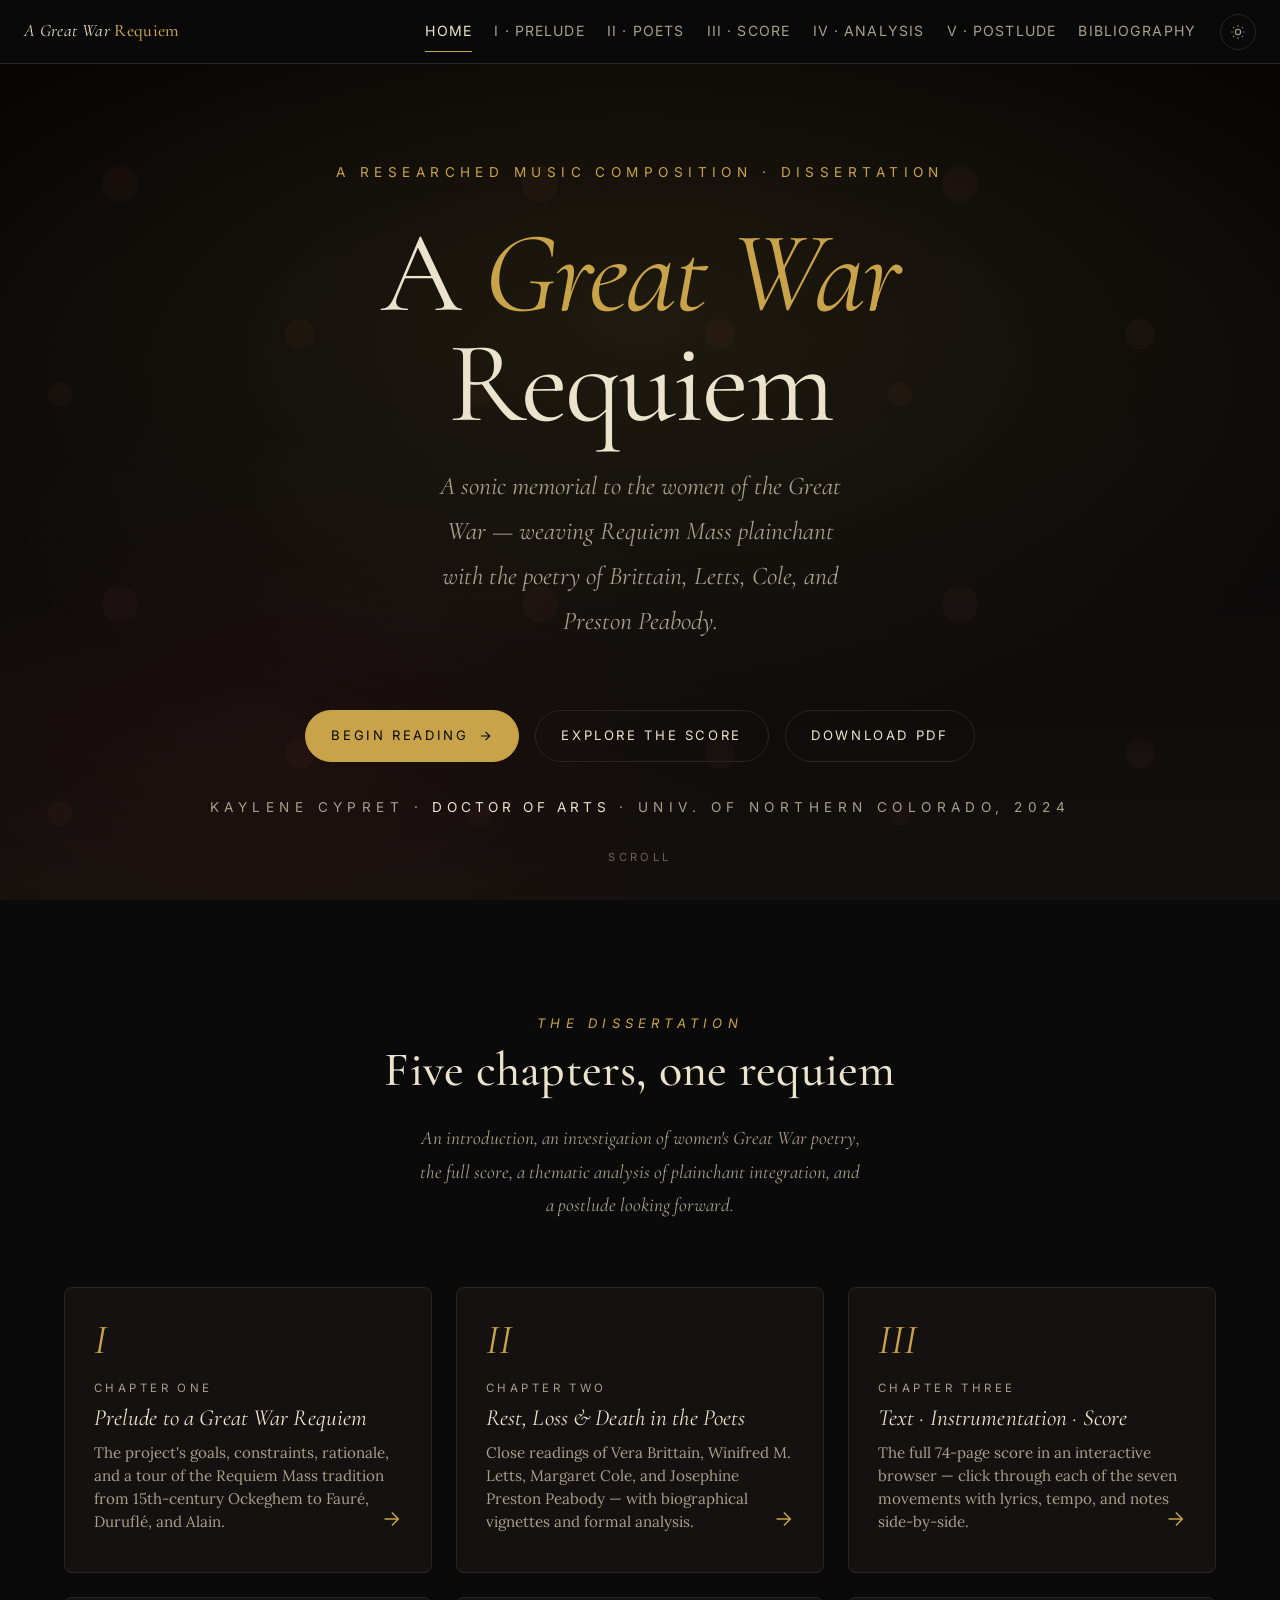
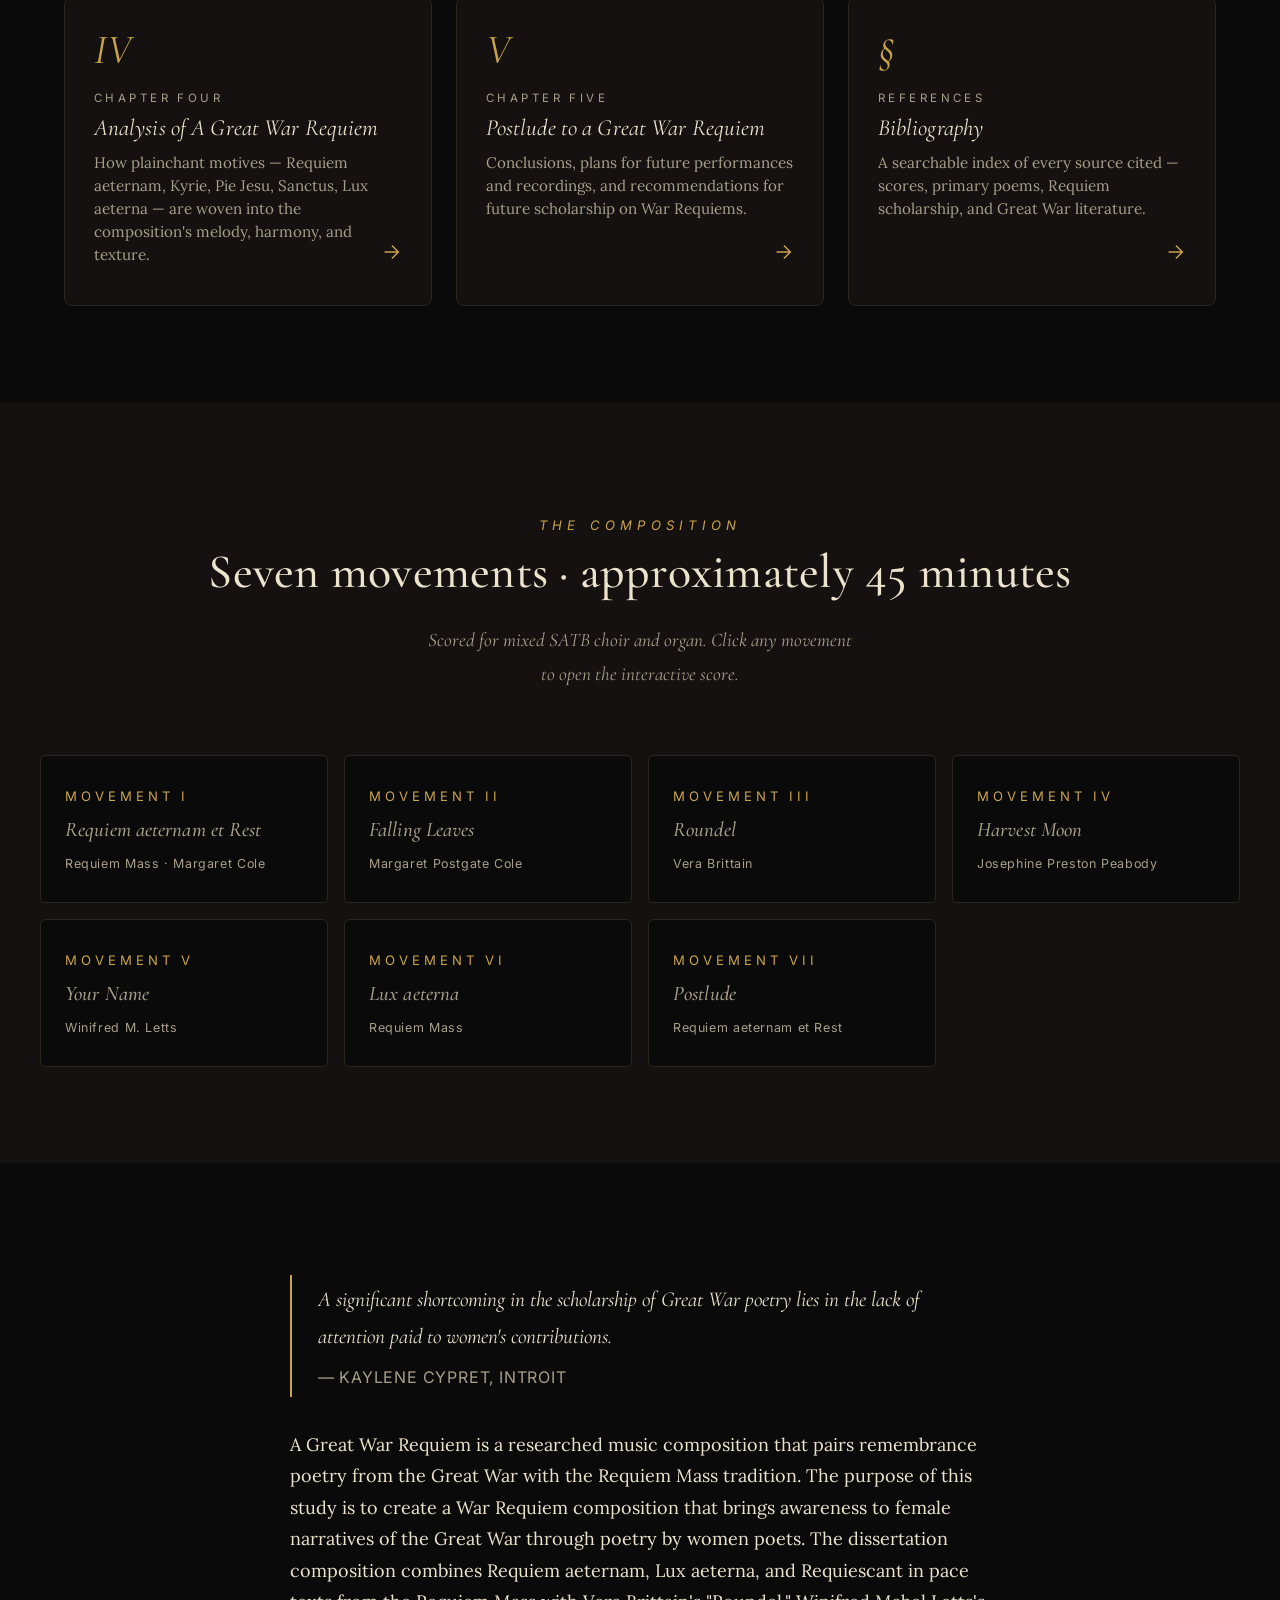
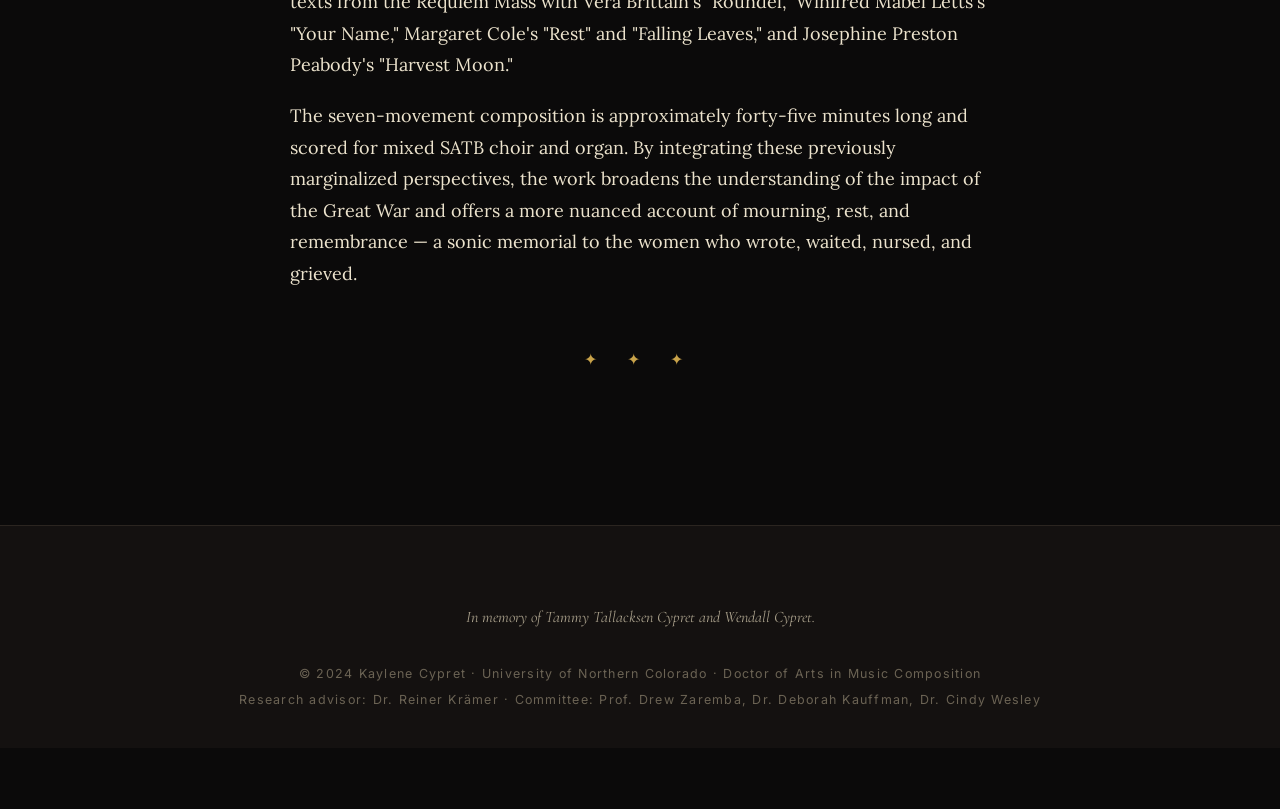
<file: index.html>
<!doctype html>
<html lang="en">
<head>
<meta charset="utf-8" />
<meta name="viewport" content="width=device-width, initial-scale=1" />
<title>A Great War Requiem — Kaylene Cypret</title>
<meta name="description" content="A researched music-composition dissertation amplifying women's voices of the Great War through the Requiem Mass tradition. By Kaylene Cypret, University of Northern Colorado, 2024." />
<meta property="og:title" content="A Great War Requiem" />
<meta property="og:description" content="A sonic memorial to the women of the Great War — dissertation by Kaylene Cypret." />
<meta name="theme-color" content="#0b0a0a" />
<link rel="preconnect" href="https://fonts.googleapis.com" />
<link rel="preconnect" href="https://fonts.gstatic.com" crossorigin />
<link href="https://fonts.googleapis.com/css2?family=Cormorant+Garamond:ital,wght@0,400;0,500;0,600;1,400;1,500&family=Lora:ital,wght@0,400;0,500;0,600;1,400&family=Inter:wght@400;500;600&display=swap" rel="stylesheet" />
<link rel="stylesheet" href="assets/css/main.css" />
</head>
<body>

<nav class="nav" aria-label="Primary">
  <a class="nav__brand" href="index.html"><em>A</em> Great War <strong>Requiem</strong></a>
  <button class="menu-toggle" data-menu-toggle aria-label="Toggle menu">
    <svg width="22" height="22" viewBox="0 0 24 24" fill="none" stroke="currentColor" stroke-width="1.8"><path d="M3 6h18M3 12h18M3 18h18"/></svg>
  </button>
  <div class="nav__links">
    <a href="index.html" aria-current="page">Home</a>
    <a href="chapters/chapter-1.html">I · Prelude</a>
    <a href="chapters/chapter-2.html">II · Poets</a>
    <a href="chapters/chapter-3.html">III · Score</a>
    <a href="chapters/chapter-4.html">IV · Analysis</a>
    <a href="chapters/chapter-5.html">V · Postlude</a>
    <a href="bibliography.html">Bibliography</a>
  </div>
  <button class="theme-toggle" data-theme-toggle aria-label="Toggle theme"></button>
</nav>
<div class="progress-bar"></div>

<header class="hero">
  <div class="hero__bg"></div>
  <div class="hero__poppy"></div>
  <p class="hero__kicker reveal">A Researched Music Composition · Dissertation</p>
  <h1 class="hero__title reveal">A <em>Great War</em><br/>Requiem</h1>
  <p class="hero__subtitle reveal">A sonic memorial to the women of the Great War — weaving Requiem Mass plainchant with the poetry of Brittain, Letts, Cole, and Preston Peabody.</p>
  <div class="hero__cta reveal">
    <a class="btn btn--primary" href="chapters/chapter-1.html">Begin reading
      <svg width="14" height="14" viewBox="0 0 24 24" fill="none" stroke="currentColor" stroke-width="2"><path d="M5 12h14M13 5l7 7-7 7"/></svg>
    </a>
    <a class="btn" href="chapters/chapter-3.html">Explore the score</a>
    <a class="btn" href="assets/A-Great-War-Requiem.pdf" target="_blank" rel="noopener">Download PDF</a>
  </div>
  <p class="hero__author">Kaylene Cypret · <strong>Doctor of Arts</strong> · Univ. of Northern Colorado, 2024</p>
  <div class="scroll-hint">Scroll</div>
</header>

<section class="index-section">
  <div class="index-section__header reveal">
    <p class="kicker">The Dissertation</p>
    <h2>Five chapters, one requiem</h2>
    <p>An introduction, an investigation of women's Great War poetry, the full score, a thematic analysis of plainchant integration, and a postlude looking forward.</p>
  </div>
  <div class="chapter-grid">
    <a class="chapter-card reveal" href="chapters/chapter-1.html">
      <span class="roman">I</span>
      <span class="label">Chapter One</span>
      <h3 class="title">Prelude to a Great War Requiem</h3>
      <p class="blurb">The project's goals, constraints, rationale, and a tour of the Requiem Mass tradition from 15th-century Ockeghem to Fauré, Duruflé, and Alain.</p>
      <span class="arrow"><svg width="22" height="22" viewBox="0 0 24 24" fill="none" stroke="currentColor" stroke-width="1.6"><path d="M5 12h14M13 5l7 7-7 7"/></svg></span>
    </a>
    <a class="chapter-card reveal" href="chapters/chapter-2.html">
      <span class="roman">II</span>
      <span class="label">Chapter Two</span>
      <h3 class="title">Rest, Loss & Death in the Poets</h3>
      <p class="blurb">Close readings of Vera Brittain, Winifred M. Letts, Margaret Cole, and Josephine Preston Peabody — with biographical vignettes and formal analysis.</p>
      <span class="arrow"><svg width="22" height="22" viewBox="0 0 24 24" fill="none" stroke="currentColor" stroke-width="1.6"><path d="M5 12h14M13 5l7 7-7 7"/></svg></span>
    </a>
    <a class="chapter-card reveal" href="chapters/chapter-3.html">
      <span class="roman">III</span>
      <span class="label">Chapter Three</span>
      <h3 class="title">Text · Instrumentation · Score</h3>
      <p class="blurb">The full 74-page score in an interactive browser — click through each of the seven movements with lyrics, tempo, and notes side-by-side.</p>
      <span class="arrow"><svg width="22" height="22" viewBox="0 0 24 24" fill="none" stroke="currentColor" stroke-width="1.6"><path d="M5 12h14M13 5l7 7-7 7"/></svg></span>
    </a>
    <a class="chapter-card reveal" href="chapters/chapter-4.html">
      <span class="roman">IV</span>
      <span class="label">Chapter Four</span>
      <h3 class="title">Analysis of A Great War Requiem</h3>
      <p class="blurb">How plainchant motives — Requiem aeternam, Kyrie, Pie Jesu, Sanctus, Lux aeterna — are woven into the composition's melody, harmony, and texture.</p>
      <span class="arrow"><svg width="22" height="22" viewBox="0 0 24 24" fill="none" stroke="currentColor" stroke-width="1.6"><path d="M5 12h14M13 5l7 7-7 7"/></svg></span>
    </a>
    <a class="chapter-card reveal" href="chapters/chapter-5.html">
      <span class="roman">V</span>
      <span class="label">Chapter Five</span>
      <h3 class="title">Postlude to a Great War Requiem</h3>
      <p class="blurb">Conclusions, plans for future performances and recordings, and recommendations for future scholarship on War Requiems.</p>
      <span class="arrow"><svg width="22" height="22" viewBox="0 0 24 24" fill="none" stroke="currentColor" stroke-width="1.6"><path d="M5 12h14M13 5l7 7-7 7"/></svg></span>
    </a>
    <a class="chapter-card reveal" href="bibliography.html">
      <span class="roman">§</span>
      <span class="label">References</span>
      <h3 class="title">Bibliography</h3>
      <p class="blurb">A searchable index of every source cited — scores, primary poems, Requiem scholarship, and Great War literature.</p>
      <span class="arrow"><svg width="22" height="22" viewBox="0 0 24 24" fill="none" stroke="currentColor" stroke-width="1.6"><path d="M5 12h14M13 5l7 7-7 7"/></svg></span>
    </a>
  </div>
</section>

<section class="movements">
  <div class="movements__inner">
    <div class="index-section__header reveal">
      <p class="kicker">The Composition</p>
      <h2>Seven movements · approximately 45 minutes</h2>
      <p>Scored for mixed SATB choir and organ. Click any movement to open the interactive score.</p>
    </div>
    <div class="movement-list">
      <a class="movement-card reveal" href="chapters/chapter-3.html?m=1"><span class="num">Movement I</span><h4 class="mv-title">Requiem aeternam et Rest</h4><span class="poet">Requiem Mass · Margaret Cole</span></a>
      <a class="movement-card reveal" href="chapters/chapter-3.html?m=2"><span class="num">Movement II</span><h4 class="mv-title">Falling Leaves</h4><span class="poet">Margaret Postgate Cole</span></a>
      <a class="movement-card reveal" href="chapters/chapter-3.html?m=3"><span class="num">Movement III</span><h4 class="mv-title">Roundel</h4><span class="poet">Vera Brittain</span></a>
      <a class="movement-card reveal" href="chapters/chapter-3.html?m=4"><span class="num">Movement IV</span><h4 class="mv-title">Harvest Moon</h4><span class="poet">Josephine Preston Peabody</span></a>
      <a class="movement-card reveal" href="chapters/chapter-3.html?m=5"><span class="num">Movement V</span><h4 class="mv-title">Your Name</h4><span class="poet">Winifred M. Letts</span></a>
      <a class="movement-card reveal" href="chapters/chapter-3.html?m=6"><span class="num">Movement VI</span><h4 class="mv-title">Lux aeterna</h4><span class="poet">Requiem Mass</span></a>
      <a class="movement-card reveal" href="chapters/chapter-3.html?m=7"><span class="num">Movement VII</span><h4 class="mv-title">Postlude</h4><span class="poet">Requiem aeternam et Rest</span></a>
    </div>
  </div>
</section>

<section class="reader reveal" style="padding-top:5rem;">
  <blockquote>
    A significant shortcoming in the scholarship of Great War poetry lies in the lack of attention paid to women's contributions.
    <cite>— Kaylene Cypret, Introit</cite>
  </blockquote>
  <p class="drop-cap">A Great War Requiem is a researched music composition that pairs remembrance poetry from the Great War with the Requiem Mass tradition. The purpose of this study is to create a War Requiem composition that brings awareness to female narratives of the Great War through poetry by women poets. The dissertation composition combines Requiem aeternam, Lux aeterna, and Requiescant in pace texts from the Requiem Mass with Vera Brittain's "Roundel," Winifred Mabel Letts's "Your Name," Margaret Cole's "Rest" and "Falling Leaves," and Josephine Preston Peabody's "Harvest Moon."</p>
  <p>The seven-movement composition is approximately forty-five minutes long and scored for mixed SATB choir and organ. By integrating these previously marginalized perspectives, the work broadens the understanding of the impact of the Great War and offers a more nuanced account of mourning, rest, and remembrance — a sonic memorial to the women who wrote, waited, nursed, and grieved.</p>
  <hr class="ornament" />
</section>

<footer class="site-footer">
  <p class="dedication">In memory of Tammy Tallacksen Cypret and Wendall Cypret.</p>
  <p>© 2024 Kaylene Cypret · University of Northern Colorado · Doctor of Arts in Music Composition</p>
  <p>Research advisor: Dr. Reiner Krämer · Committee: Prof. Drew Zaremba, Dr. Deborah Kauffman, Dr. Cindy Wesley</p>
</footer>

<script src="assets/js/main.js"></script>
</body>
</html>
</file>
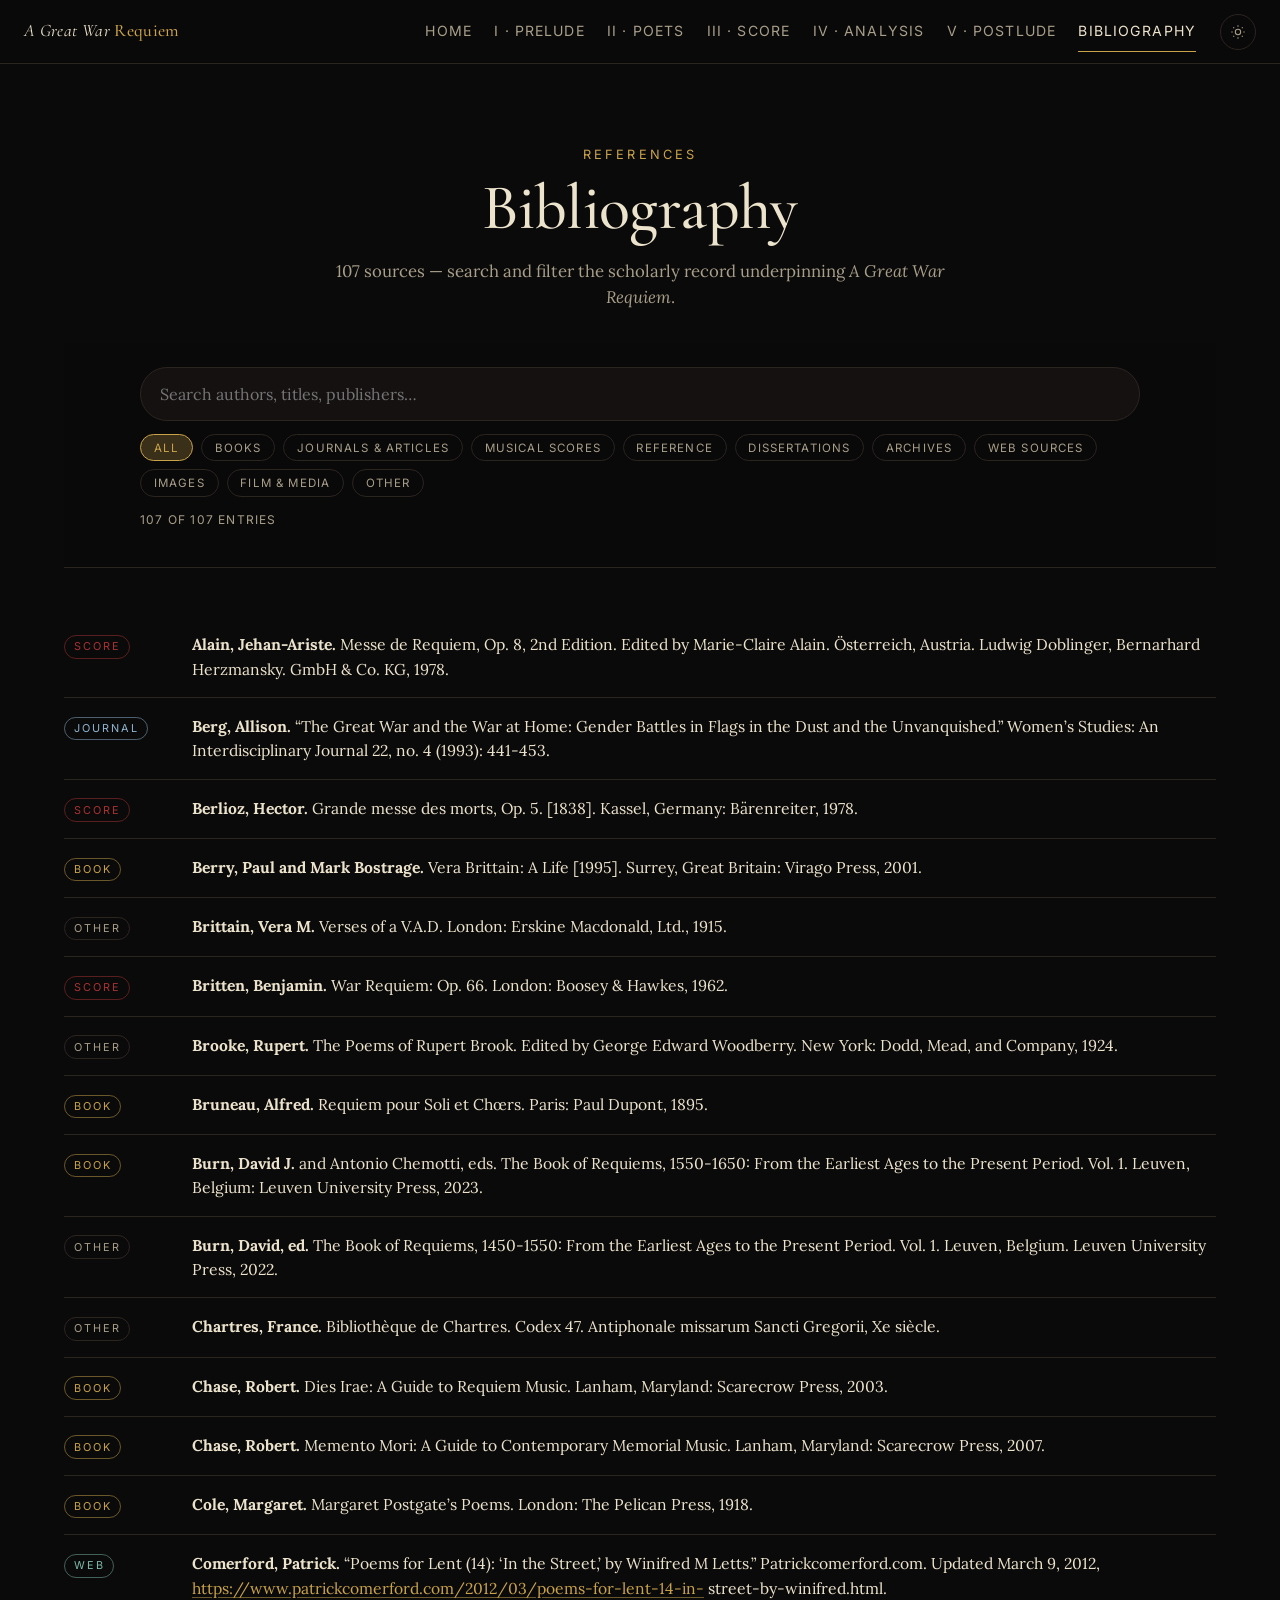
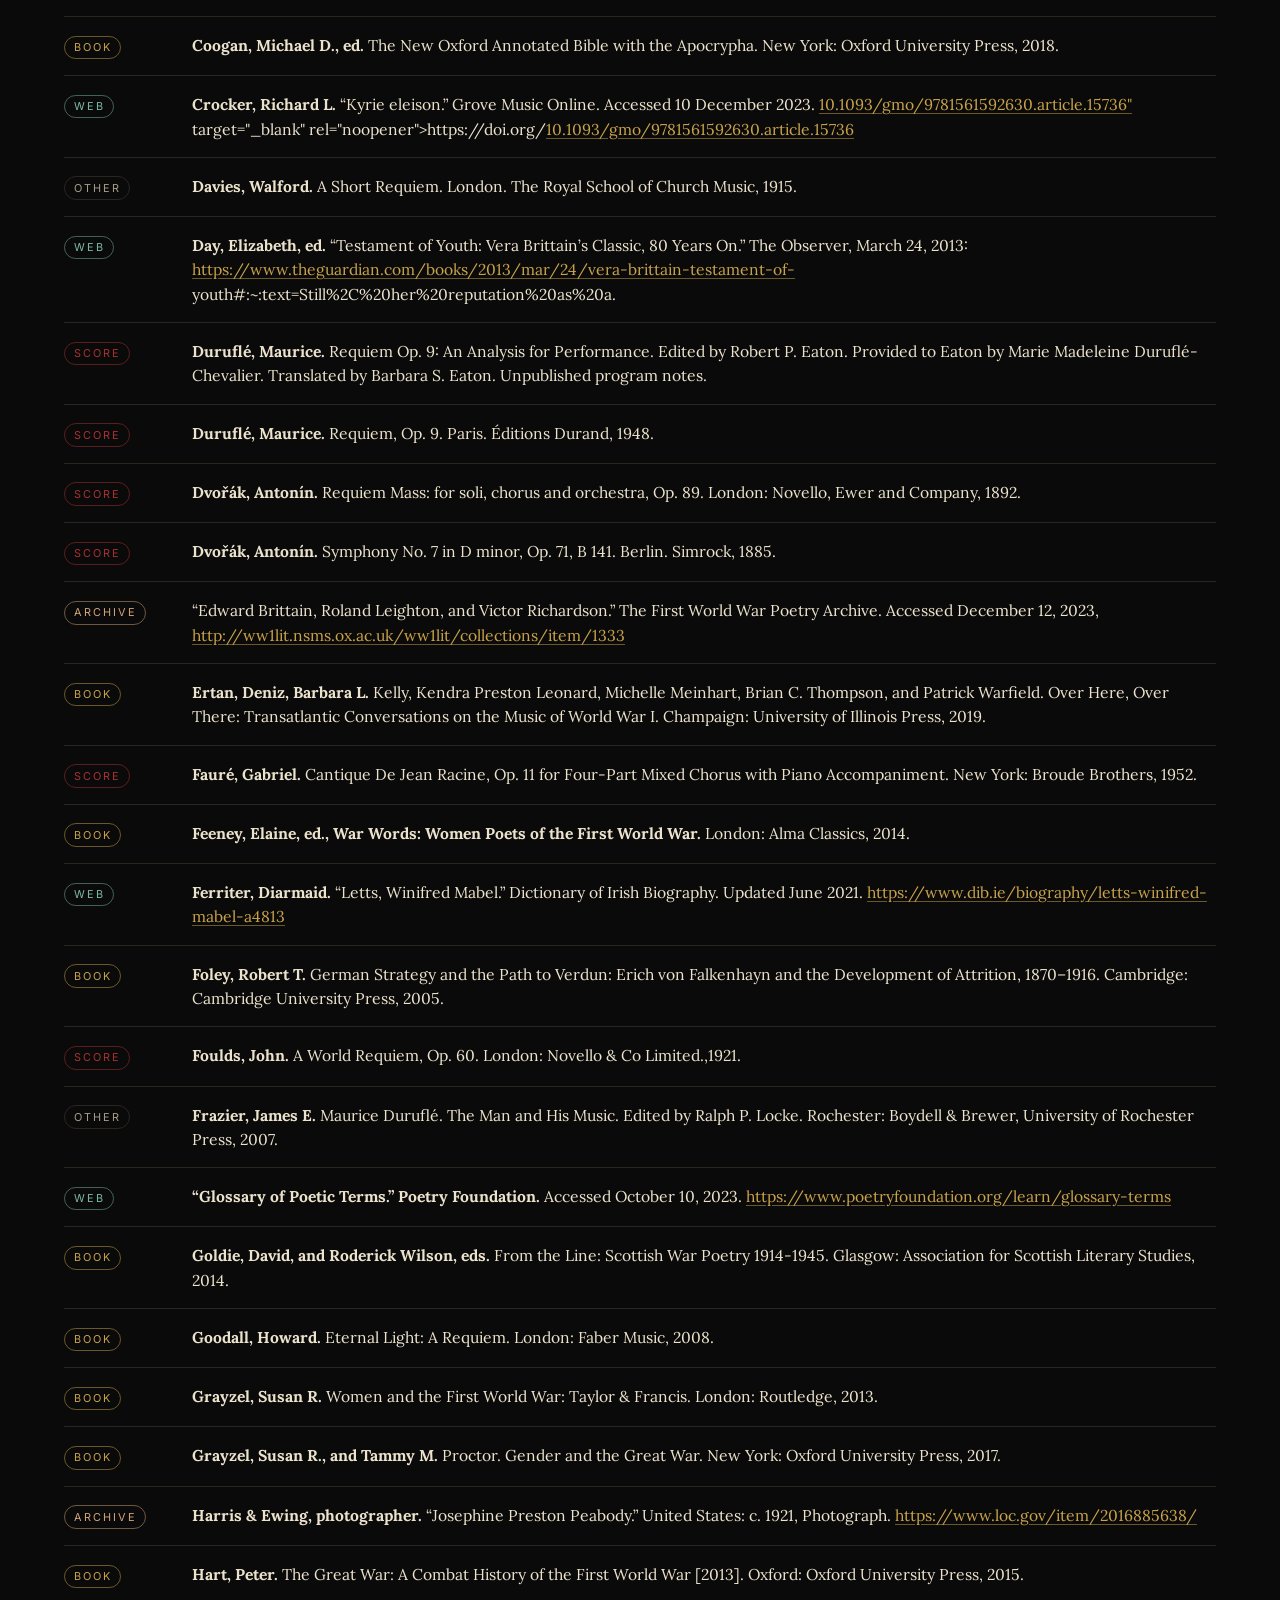
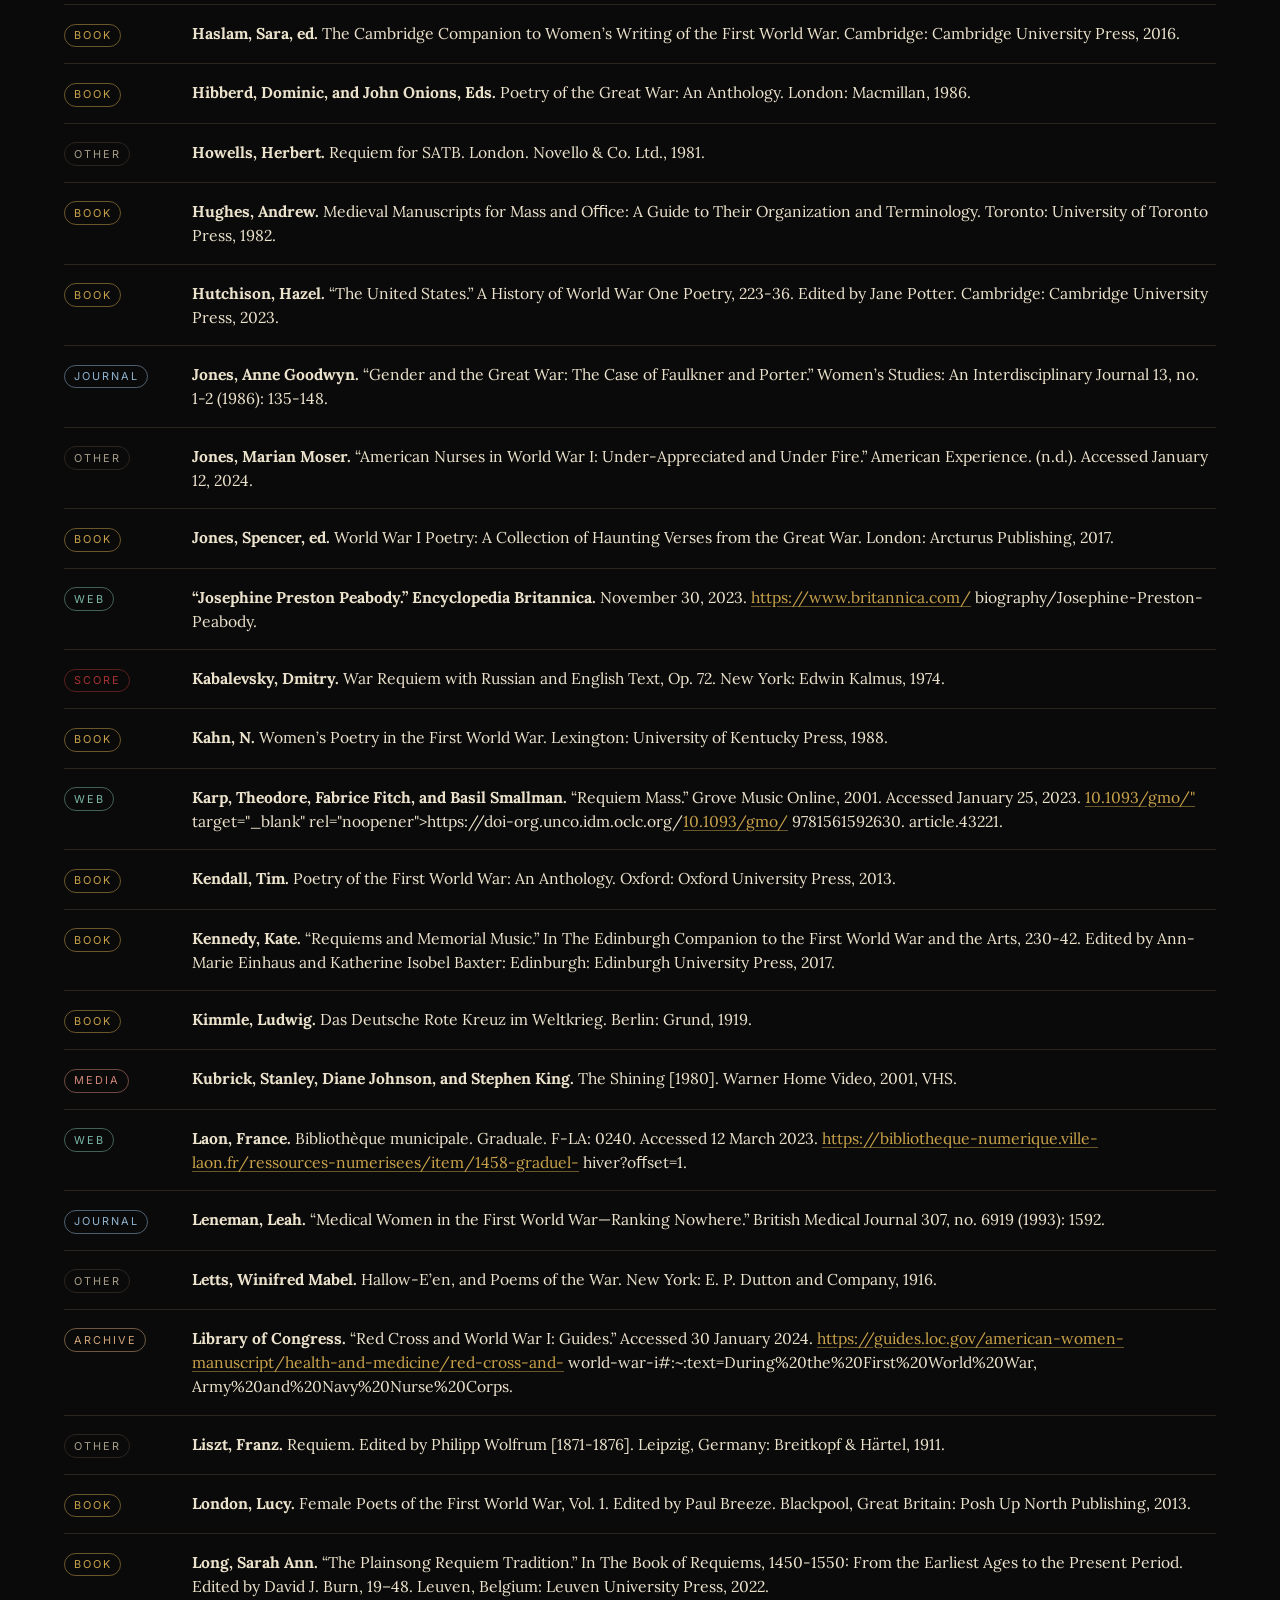
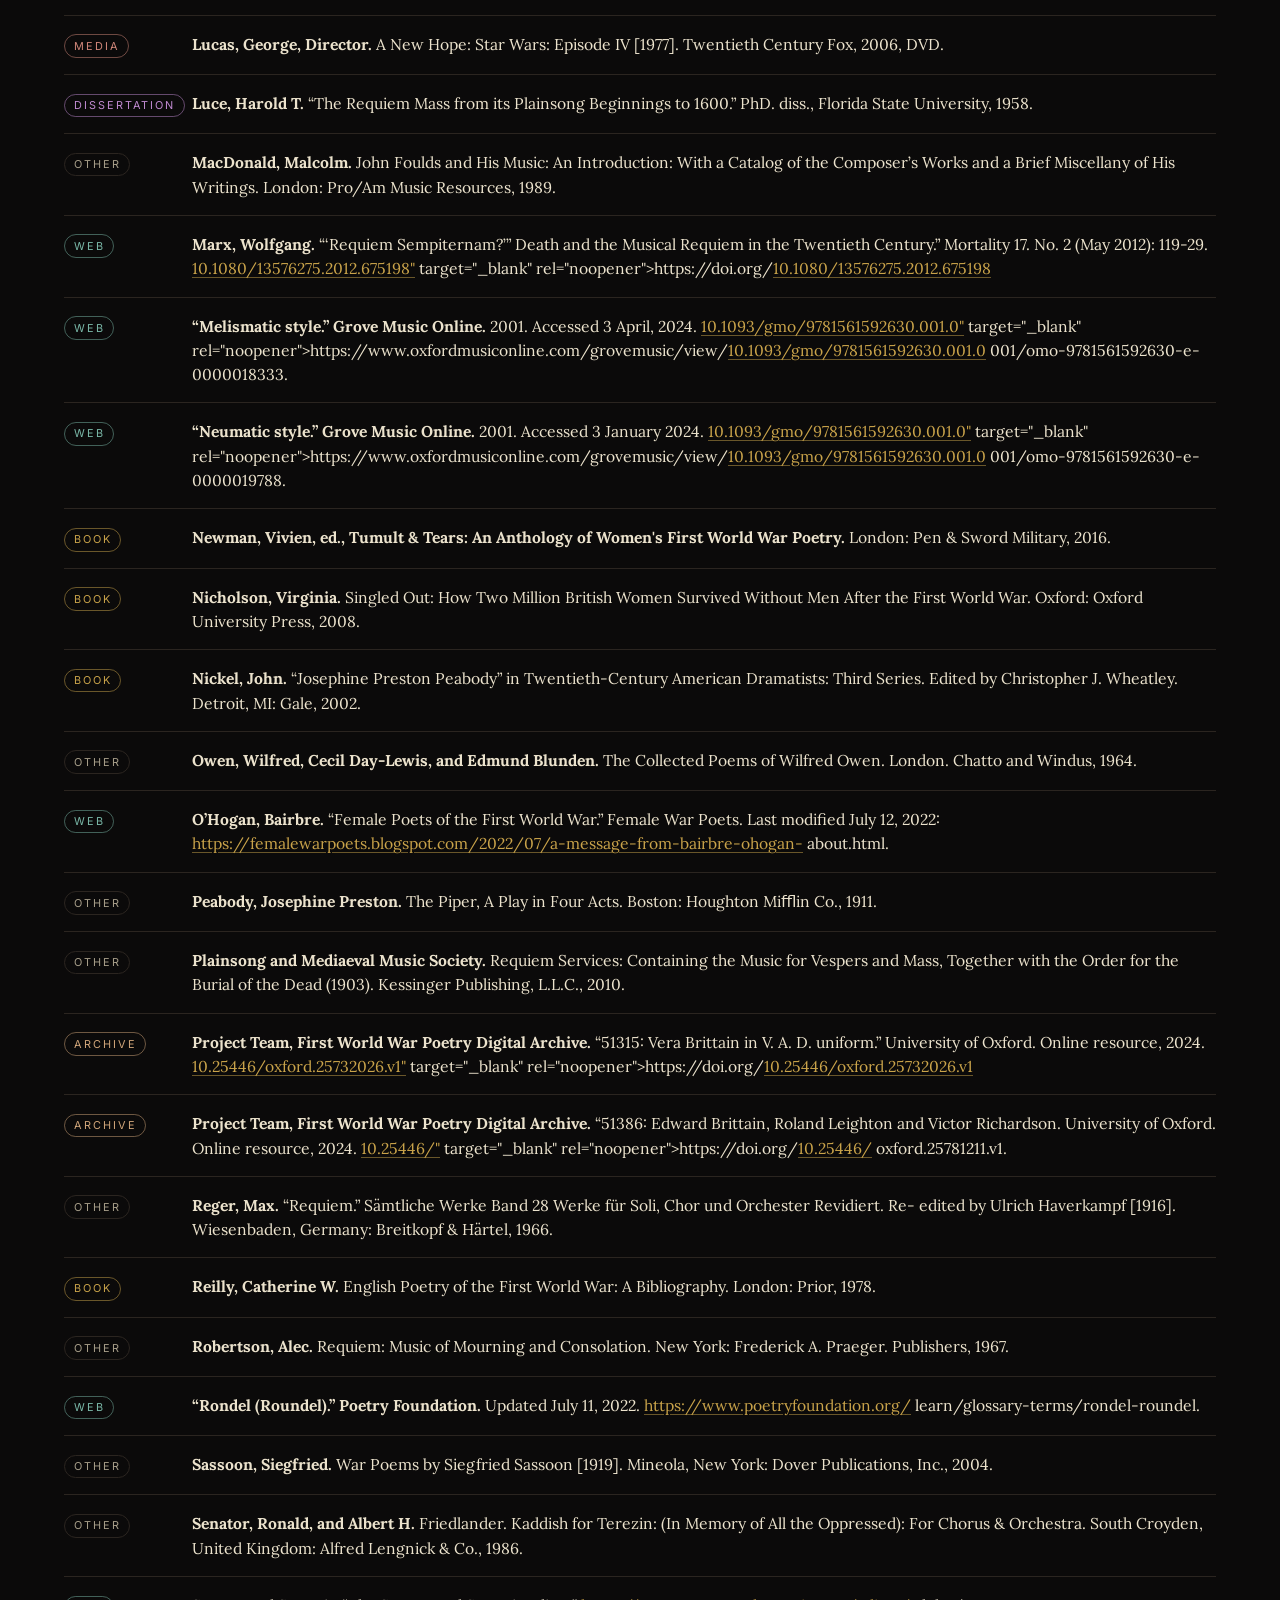
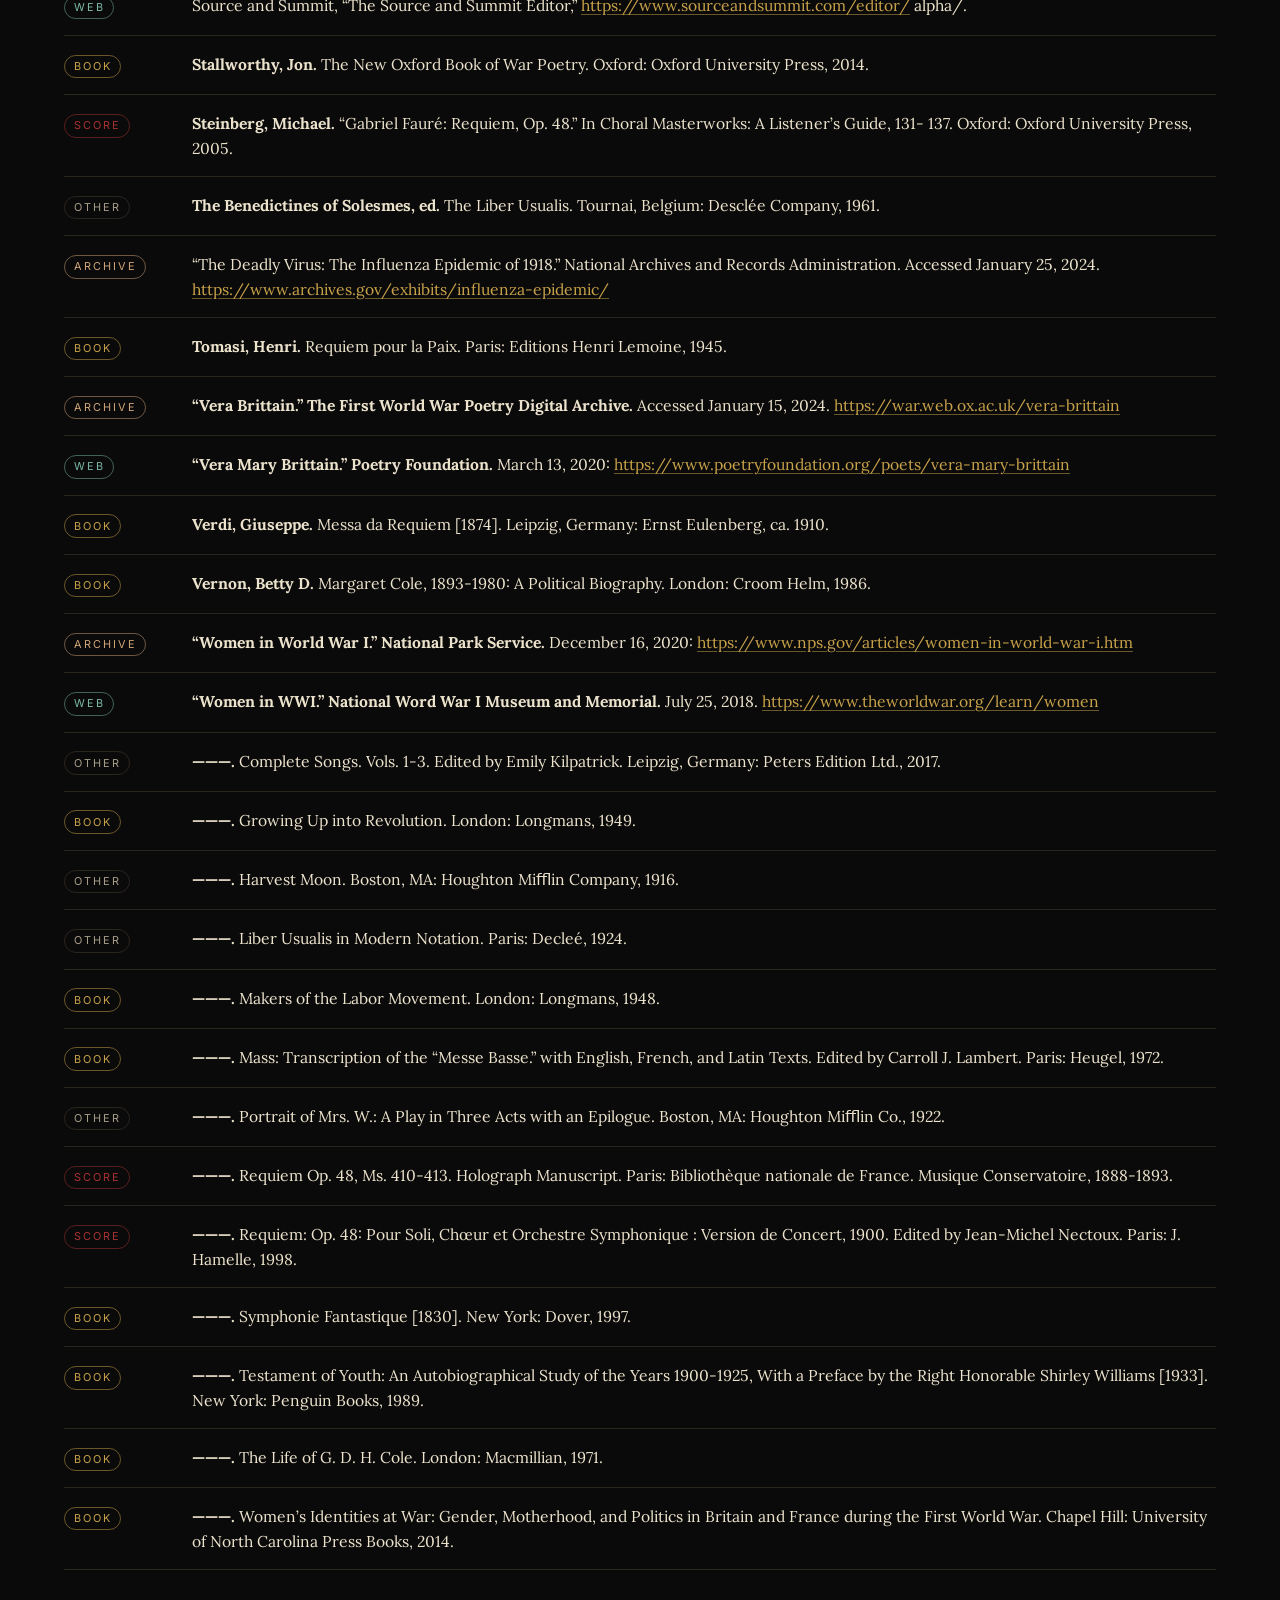
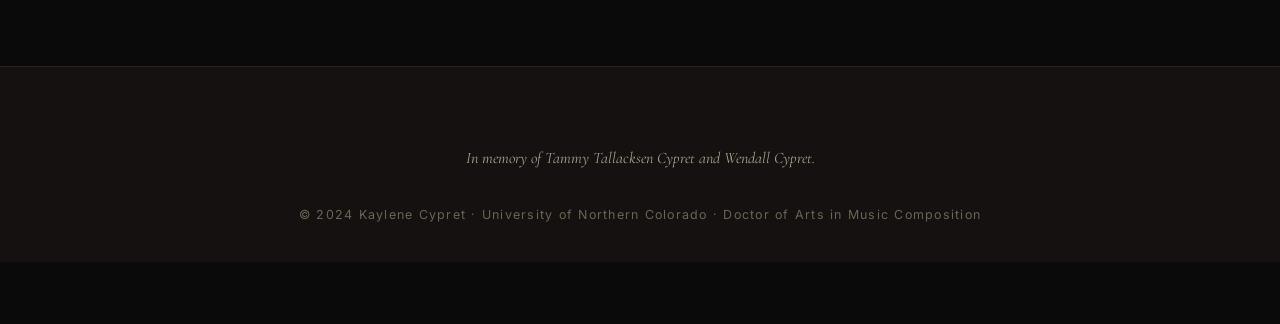
<file: bibliography.html>
<!DOCTYPE html>
<html lang="en">
<head>
<meta charset="utf-8"/>
<meta name="viewport" content="width=device-width, initial-scale=1"/>
<title>Bibliography — A Great War Requiem</title>
<meta name="description" content="Searchable bibliography for A Great War Requiem, a doctoral dissertation by Kaylene Cypret."/>
<link rel="stylesheet" href="assets/css/main.css"/>
<link rel="preconnect" href="https://fonts.googleapis.com"/>
<link rel="preconnect" href="https://fonts.gstatic.com" crossorigin/>
<link rel="stylesheet" href="https://fonts.googleapis.com/css2?family=Cormorant+Garamond:wght@400;500;600;700&family=Lora:ital,wght@0,400;0,500;0,600;1,400;1,500&family=Inter:wght@400;500;600&display=swap"/>
</head>
<body>
<nav class="nav" aria-label="Primary">
  <a class="nav__brand" href="index.html"><em>A</em> Great War <strong>Requiem</strong></a>
  <button class="menu-toggle" data-menu-toggle aria-label="Toggle menu">
    <svg width="22" height="22" viewBox="0 0 24 24" fill="none" stroke="currentColor" stroke-width="1.8"><path d="M3 6h18M3 12h18M3 18h18"/></svg>
  </button>
  <div class="nav__links">
    <a href="index.html">Home</a>
    <a href="chapters/chapter-1.html">I · Prelude</a>
    <a href="chapters/chapter-2.html">II · Poets</a>
    <a href="chapters/chapter-3.html">III · Score</a>
    <a href="chapters/chapter-4.html">IV · Analysis</a>
    <a href="chapters/chapter-5.html">V · Postlude</a>
    <a href="bibliography.html" aria-current="page">Bibliography</a>
  </div>
  <button class="theme-toggle" data-theme-toggle aria-label="Toggle theme"></button>
</nav>
<div class="progress-bar"></div>

<main id="main" class="biblio-main">
  <header class="biblio-head">
    <p class="eyebrow">References</p>
    <h1>Bibliography</h1>
    <p class="biblio-sub">107 sources — search and filter the scholarly record underpinning <em>A Great War Requiem</em>.</p>
  </header>

  <div class="biblio-search" role="search">
    <div class="biblio-wrap">
      <input type="search" class="biblio-search__input" id="biblio-search" placeholder="Search authors, titles, publishers…" autocomplete="off" spellcheck="false"/>
      <div class="biblio-filters" role="tablist" aria-label="Filter by category"><button class="biblio-chip is-active" data-filter="all" aria-pressed="true">All</button> <button class="biblio-chip" data-filter="book" aria-pressed="false">Books</button> <button class="biblio-chip" data-filter="journal" aria-pressed="false">Journals &amp; Articles</button> <button class="biblio-chip" data-filter="score" aria-pressed="false">Musical Scores</button> <button class="biblio-chip" data-filter="reference" aria-pressed="false">Reference</button> <button class="biblio-chip" data-filter="dissertation" aria-pressed="false">Dissertations</button> <button class="biblio-chip" data-filter="archive" aria-pressed="false">Archives</button> <button class="biblio-chip" data-filter="web" aria-pressed="false">Web Sources</button> <button class="biblio-chip" data-filter="image" aria-pressed="false">Images</button> <button class="biblio-chip" data-filter="media" aria-pressed="false">Film &amp; Media</button> <button class="biblio-chip" data-filter="other" aria-pressed="false">Other</button></div>
      <p class="biblio-search__meta"><span id="biblio-count">107</span> of 107 entries</p>
    </div>
  </div>

  <ol class="biblio-list" id="biblio-list">
<li class="biblio-entry" data-cat="score" data-search="alain, jehan-ariste. messe de requiem, op. 8, 2nd edition. edited by marie-claire alain. österreich, austria. ludwig doblinger, bernarhard herzmansky. gmbh &amp; co. kg, 1978."><span class="biblio-cat biblio-cat--score">score</span><span class="biblio-text"><strong>Alain, Jehan-Ariste.</strong> Messe de Requiem, Op. 8, 2nd Edition. Edited by Marie-Claire Alain. Österreich, Austria. Ludwig Doblinger, Bernarhard Herzmansky. GmbH &amp; Co. KG, 1978.</span></li>
<li class="biblio-entry" data-cat="journal" data-search="berg, allison. “the great war and the war at home: gender battles in flags in the dust and the unvanquished.” women’s studies: an interdisciplinary journal 22, no. 4 (1993): 441-453."><span class="biblio-cat biblio-cat--journal">journal</span><span class="biblio-text"><strong>Berg, Allison.</strong> “The Great War and the War at Home: Gender Battles in Flags in the Dust and the Unvanquished.” Women’s Studies: An Interdisciplinary Journal 22, no. 4 (1993): 441-453.</span></li>
<li class="biblio-entry" data-cat="score" data-search="berlioz, hector. grande messe des morts, op. 5. [1838]. kassel, germany: bärenreiter, 1978."><span class="biblio-cat biblio-cat--score">score</span><span class="biblio-text"><strong>Berlioz, Hector.</strong> Grande messe des morts, Op. 5. [1838]. Kassel, Germany: Bärenreiter, 1978.</span></li>
<li class="biblio-entry" data-cat="book" data-search="berry, paul and mark bostrage. vera brittain: a life [1995]. surrey, great britain: virago press, 2001."><span class="biblio-cat biblio-cat--book">book</span><span class="biblio-text"><strong>Berry, Paul and Mark Bostrage.</strong> Vera Brittain: A Life [1995]. Surrey, Great Britain: Virago Press, 2001.</span></li>
<li class="biblio-entry" data-cat="other" data-search="brittain, vera m. verses of a v.a.d. london: erskine macdonald, ltd., 1915."><span class="biblio-cat biblio-cat--other">other</span><span class="biblio-text"><strong>Brittain, Vera M.</strong> Verses of a V.A.D. London: Erskine Macdonald, Ltd., 1915.</span></li>
<li class="biblio-entry" data-cat="score" data-search="britten, benjamin. war requiem: op. 66. london: boosey &amp; hawkes, 1962."><span class="biblio-cat biblio-cat--score">score</span><span class="biblio-text"><strong>Britten, Benjamin.</strong> War Requiem: Op. 66. London: Boosey &amp; Hawkes, 1962.</span></li>
<li class="biblio-entry" data-cat="other" data-search="brooke, rupert. the poems of rupert brook. edited by george edward woodberry. new york: dodd, mead, and company, 1924."><span class="biblio-cat biblio-cat--other">other</span><span class="biblio-text"><strong>Brooke, Rupert.</strong> The Poems of Rupert Brook. Edited by George Edward Woodberry. New York: Dodd, Mead, and Company, 1924.</span></li>
<li class="biblio-entry" data-cat="book" data-search="bruneau, alfred. requiem pour soli et chœrs. paris: paul dupont, 1895."><span class="biblio-cat biblio-cat--book">book</span><span class="biblio-text"><strong>Bruneau, Alfred.</strong> Requiem pour Soli et Chœrs. Paris: Paul Dupont, 1895.</span></li>
<li class="biblio-entry" data-cat="book" data-search="burn, david j. and antonio chemotti, eds. the book of requiems, 1550-1650: from the earliest ages to the present period. vol. 1. leuven, belgium: leuven university press, 2023."><span class="biblio-cat biblio-cat--book">book</span><span class="biblio-text"><strong>Burn, David J.</strong> and Antonio Chemotti, eds. The Book of Requiems, 1550-1650: From the Earliest Ages to the Present Period. Vol. 1. Leuven, Belgium: Leuven University Press, 2023.</span></li>
<li class="biblio-entry" data-cat="other" data-search="burn, david, ed. the book of requiems, 1450-1550: from the earliest ages to the present period. vol. 1. leuven, belgium. leuven university press, 2022."><span class="biblio-cat biblio-cat--other">other</span><span class="biblio-text"><strong>Burn, David, ed.</strong> The Book of Requiems, 1450-1550: From the Earliest Ages to the Present Period. Vol. 1. Leuven, Belgium. Leuven University Press, 2022.</span></li>
<li class="biblio-entry" data-cat="other" data-search="chartres, france. bibliothèque de chartres. codex 47. antiphonale missarum sancti gregorii, xe siècle."><span class="biblio-cat biblio-cat--other">other</span><span class="biblio-text"><strong>Chartres, France.</strong> Bibliothèque de Chartres. Codex 47. Antiphonale missarum Sancti Gregorii, Xe siècle.</span></li>
<li class="biblio-entry" data-cat="book" data-search="chase, robert. dies irae: a guide to requiem music. lanham, maryland: scarecrow press, 2003."><span class="biblio-cat biblio-cat--book">book</span><span class="biblio-text"><strong>Chase, Robert.</strong> Dies Irae: A Guide to Requiem Music. Lanham, Maryland: Scarecrow Press, 2003.</span></li>
<li class="biblio-entry" data-cat="book" data-search="chase, robert. memento mori: a guide to contemporary memorial music. lanham, maryland: scarecrow press, 2007."><span class="biblio-cat biblio-cat--book">book</span><span class="biblio-text"><strong>Chase, Robert.</strong> Memento Mori: A Guide to Contemporary Memorial Music. Lanham, Maryland: Scarecrow Press, 2007.</span></li>
<li class="biblio-entry" data-cat="book" data-search="cole, margaret. margaret postgate’s poems. london: the pelican press, 1918."><span class="biblio-cat biblio-cat--book">book</span><span class="biblio-text"><strong>Cole, Margaret.</strong> Margaret Postgate’s Poems. London: The Pelican Press, 1918.</span></li>
<li class="biblio-entry" data-cat="web" data-search="comerford, patrick. “poems for lent (14): ‘in the street,’ by winifred m letts.” patrickcomerford.com. updated march 9, 2012, https://www.patrickcomerford.com/2012/03/poems-for-lent-14-in- street-by-winifred.html."><span class="biblio-cat biblio-cat--web">web</span><span class="biblio-text"><strong>Comerford, Patrick.</strong> “Poems for Lent (14): ‘In the Street,’ by Winifred M Letts.” Patrickcomerford.com. Updated March 9, 2012, <a href="https://www.patrickcomerford.com/2012/03/poems-for-lent-14-in-" target="_blank" rel="noopener">https://www.patrickcomerford.com/2012/03/poems-for-lent-14-in-</a> street-by-winifred.html.</span></li>
<li class="biblio-entry" data-cat="book" data-search="coogan, michael d., ed. the new oxford annotated bible with the apocrypha. new york: oxford university press, 2018."><span class="biblio-cat biblio-cat--book">book</span><span class="biblio-text"><strong>Coogan, Michael D., ed.</strong> The New Oxford Annotated Bible with the Apocrypha. New York: Oxford University Press, 2018.</span></li>
<li class="biblio-entry" data-cat="web" data-search="crocker, richard l. “kyrie eleison.” grove music online. accessed 10 december 2023. https://doi.org/10.1093/gmo/9781561592630.article.15736."><span class="biblio-cat biblio-cat--web">web</span><span class="biblio-text"><strong>Crocker, Richard L.</strong> “Kyrie eleison.” Grove Music Online. Accessed 10 December 2023. <a href="https://doi.org/<a href="https://doi.org/10.1093/gmo/9781561592630.article.15736"" target="_blank" rel="noopener">10.1093/gmo/9781561592630.article.15736"</a> target="_blank" rel="noopener">https://doi.org/<a href="https://doi.org/10.1093/gmo/9781561592630.article.15736</a>" target="_blank" rel="noopener">10.1093/gmo/9781561592630.article.15736</a></a></span></li>
<li class="biblio-entry" data-cat="other" data-search="davies, walford. a short requiem. london. the royal school of church music, 1915."><span class="biblio-cat biblio-cat--other">other</span><span class="biblio-text"><strong>Davies, Walford.</strong> A Short Requiem. London. The Royal School of Church Music, 1915.</span></li>
<li class="biblio-entry" data-cat="web" data-search="day, elizabeth, ed. “testament of youth: vera brittain’s classic, 80 years on.” the observer, march 24, 2013: https://www.theguardian.com/books/2013/mar/24/vera-brittain-testament-of- youth#:~:text=still%2c%20her%20reputation%20as%20a."><span class="biblio-cat biblio-cat--web">web</span><span class="biblio-text"><strong>Day, Elizabeth, ed.</strong> “Testament of Youth: Vera Brittain’s Classic, 80 Years On.” The Observer, March 24, 2013: <a href="https://www.theguardian.com/books/2013/mar/24/vera-brittain-testament-of-" target="_blank" rel="noopener">https://www.theguardian.com/books/2013/mar/24/vera-brittain-testament-of-</a> youth#:~:text=Still%2C%20her%20reputation%20as%20a.</span></li>
<li class="biblio-entry" data-cat="score" data-search="duruflé, maurice. requiem op. 9: an analysis for performance. edited by robert p. eaton. provided to eaton by marie madeleine duruflé-chevalier. translated by barbara s. eaton. unpublished program notes."><span class="biblio-cat biblio-cat--score">score</span><span class="biblio-text"><strong>Duruflé, Maurice.</strong> Requiem Op. 9: An Analysis for Performance. Edited by Robert P. Eaton. Provided to Eaton by Marie Madeleine Duruflé-Chevalier. Translated by Barbara S. Eaton. Unpublished program notes.</span></li>
<li class="biblio-entry" data-cat="score" data-search="duruflé, maurice. requiem, op. 9. paris. éditions durand, 1948."><span class="biblio-cat biblio-cat--score">score</span><span class="biblio-text"><strong>Duruflé, Maurice.</strong> Requiem, Op. 9. Paris. Éditions Durand, 1948.</span></li>
<li class="biblio-entry" data-cat="score" data-search="dvořák, antonín. requiem mass: for soli, chorus and orchestra, op. 89. london: novello, ewer and company, 1892."><span class="biblio-cat biblio-cat--score">score</span><span class="biblio-text"><strong>Dvořák, Antonín.</strong> Requiem Mass: for soli, chorus and orchestra, Op. 89. London: Novello, Ewer and Company, 1892.</span></li>
<li class="biblio-entry" data-cat="score" data-search="dvořák, antonín. symphony no. 7 in d minor, op. 71, b 141. berlin. simrock, 1885."><span class="biblio-cat biblio-cat--score">score</span><span class="biblio-text"><strong>Dvořák, Antonín.</strong> Symphony No. 7 in D minor, Op. 71, B 141. Berlin. Simrock, 1885.</span></li>
<li class="biblio-entry" data-cat="archive" data-search="“edward brittain, roland leighton, and victor richardson.” the first world war poetry archive. accessed december 12, 2023, http://ww1lit.nsms.ox.ac.uk/ww1lit/collections/item/1333."><span class="biblio-cat biblio-cat--archive">archive</span><span class="biblio-text">“Edward Brittain, Roland Leighton, and Victor Richardson.” The First World War Poetry Archive. Accessed December 12, 2023, <a href="http://ww1lit.nsms.ox.ac.uk/ww1lit/collections/item/1333" target="_blank" rel="noopener">http://ww1lit.nsms.ox.ac.uk/ww1lit/collections/item/1333</a></span></li>
<li class="biblio-entry" data-cat="book" data-search="ertan, deniz, barbara l. kelly, kendra preston leonard, michelle meinhart, brian c. thompson, and patrick warfield. over here, over there: transatlantic conversations on the music of world war i. champaign: university of illinois press, 2019."><span class="biblio-cat biblio-cat--book">book</span><span class="biblio-text"><strong>Ertan, Deniz, Barbara L.</strong> Kelly, Kendra Preston Leonard, Michelle Meinhart, Brian C. Thompson, and Patrick Warfield. Over Here, Over There: Transatlantic Conversations on the Music of World War I. Champaign: University of Illinois Press, 2019.</span></li>
<li class="biblio-entry" data-cat="score" data-search="fauré, gabriel. cantique de jean racine, op. 11 for four-part mixed chorus with piano accompaniment. new york: broude brothers, 1952."><span class="biblio-cat biblio-cat--score">score</span><span class="biblio-text"><strong>Fauré, Gabriel.</strong> Cantique De Jean Racine, Op. 11 for Four-Part Mixed Chorus with Piano Accompaniment. New York: Broude Brothers, 1952.</span></li>
<li class="biblio-entry" data-cat="book" data-search="feeney, elaine, ed., war words: women poets of the first world war. london: alma classics, 2014."><span class="biblio-cat biblio-cat--book">book</span><span class="biblio-text"><strong>Feeney, Elaine, ed., War Words: Women Poets of the First World War.</strong> London: Alma Classics, 2014.</span></li>
<li class="biblio-entry" data-cat="web" data-search="ferriter, diarmaid. “letts, winifred mabel.” dictionary of irish biography. updated june 2021. https://www.dib.ie/biography/letts-winifred-mabel-a4813."><span class="biblio-cat biblio-cat--web">web</span><span class="biblio-text"><strong>Ferriter, Diarmaid.</strong> “Letts, Winifred Mabel.” Dictionary of Irish Biography. Updated June 2021. <a href="https://www.dib.ie/biography/letts-winifred-mabel-a4813" target="_blank" rel="noopener">https://www.dib.ie/biography/letts-winifred-mabel-a4813</a></span></li>
<li class="biblio-entry" data-cat="book" data-search="foley, robert t. german strategy and the path to verdun: erich von falkenhayn and the development of attrition, 1870–1916. cambridge: cambridge university press, 2005."><span class="biblio-cat biblio-cat--book">book</span><span class="biblio-text"><strong>Foley, Robert T.</strong> German Strategy and the Path to Verdun: Erich von Falkenhayn and the Development of Attrition, 1870–1916. Cambridge: Cambridge University Press, 2005.</span></li>
<li class="biblio-entry" data-cat="score" data-search="foulds, john. a world requiem, op. 60. london: novello &amp; co limited.,1921."><span class="biblio-cat biblio-cat--score">score</span><span class="biblio-text"><strong>Foulds, John.</strong> A World Requiem, Op. 60. London: Novello &amp; Co Limited.,1921.</span></li>
<li class="biblio-entry" data-cat="other" data-search="frazier, james e. maurice duruflé. the man and his music. edited by ralph p. locke. rochester: boydell &amp; brewer, university of rochester press, 2007."><span class="biblio-cat biblio-cat--other">other</span><span class="biblio-text"><strong>Frazier, James E.</strong> Maurice Duruflé. The Man and His Music. Edited by Ralph P. Locke. Rochester: Boydell &amp; Brewer, University of Rochester Press, 2007.</span></li>
<li class="biblio-entry" data-cat="web" data-search="“glossary of poetic terms.” poetry foundation. accessed october 10, 2023. https://www.poetryfoundation.org/learn/glossary-terms."><span class="biblio-cat biblio-cat--web">web</span><span class="biblio-text"><strong>“Glossary of Poetic Terms.” Poetry Foundation.</strong> Accessed October 10, 2023. <a href="https://www.poetryfoundation.org/learn/glossary-terms" target="_blank" rel="noopener">https://www.poetryfoundation.org/learn/glossary-terms</a></span></li>
<li class="biblio-entry" data-cat="book" data-search="goldie, david, and roderick wilson, eds. from the line: scottish war poetry 1914-1945. glasgow: association for scottish literary studies, 2014."><span class="biblio-cat biblio-cat--book">book</span><span class="biblio-text"><strong>Goldie, David, and Roderick Wilson, eds.</strong> From the Line: Scottish War Poetry 1914-1945. Glasgow: Association for Scottish Literary Studies, 2014.</span></li>
<li class="biblio-entry" data-cat="book" data-search="goodall, howard. eternal light: a requiem. london: faber music, 2008."><span class="biblio-cat biblio-cat--book">book</span><span class="biblio-text"><strong>Goodall, Howard.</strong> Eternal Light: A Requiem. London: Faber Music, 2008.</span></li>
<li class="biblio-entry" data-cat="book" data-search="grayzel, susan r. women and the first world war: taylor &amp; francis. london: routledge, 2013."><span class="biblio-cat biblio-cat--book">book</span><span class="biblio-text"><strong>Grayzel, Susan R.</strong> Women and the First World War: Taylor &amp; Francis. London: Routledge, 2013.</span></li>
<li class="biblio-entry" data-cat="book" data-search="grayzel, susan r., and tammy m. proctor. gender and the great war. new york: oxford university press, 2017."><span class="biblio-cat biblio-cat--book">book</span><span class="biblio-text"><strong>Grayzel, Susan R., and Tammy M.</strong> Proctor. Gender and the Great War. New York: Oxford University Press, 2017.</span></li>
<li class="biblio-entry" data-cat="archive" data-search="harris &amp; ewing, photographer. “josephine preston peabody.” united states: c. 1921, photograph. https://www.loc.gov/item/2016885638/."><span class="biblio-cat biblio-cat--archive">archive</span><span class="biblio-text"><strong>Harris &amp; Ewing, photographer.</strong> “Josephine Preston Peabody.” United States: c. 1921, Photograph. <a href="https://www.loc.gov/item/2016885638/" target="_blank" rel="noopener">https://www.loc.gov/item/2016885638/</a></span></li>
<li class="biblio-entry" data-cat="book" data-search="hart, peter. the great war: a combat history of the first world war [2013]. oxford: oxford university press, 2015."><span class="biblio-cat biblio-cat--book">book</span><span class="biblio-text"><strong>Hart, Peter.</strong> The Great War: A Combat History of the First World War [2013]. Oxford: Oxford University Press, 2015.</span></li>
<li class="biblio-entry" data-cat="book" data-search="haslam, sara, ed. the cambridge companion to women’s writing of the first world war. cambridge: cambridge university press, 2016."><span class="biblio-cat biblio-cat--book">book</span><span class="biblio-text"><strong>Haslam, Sara, ed.</strong> The Cambridge Companion to Women’s Writing of the First World War. Cambridge: Cambridge University Press, 2016.</span></li>
<li class="biblio-entry" data-cat="book" data-search="hibberd, dominic, and john onions, eds. poetry of the great war: an anthology. london: macmillan, 1986."><span class="biblio-cat biblio-cat--book">book</span><span class="biblio-text"><strong>Hibberd, Dominic, and John Onions, Eds.</strong> Poetry of the Great War: An Anthology. London: Macmillan, 1986.</span></li>
<li class="biblio-entry" data-cat="other" data-search="howells, herbert. requiem for satb. london. novello &amp; co. ltd., 1981."><span class="biblio-cat biblio-cat--other">other</span><span class="biblio-text"><strong>Howells, Herbert.</strong> Requiem for SATB. London. Novello &amp; Co. Ltd., 1981.</span></li>
<li class="biblio-entry" data-cat="book" data-search="hughes, andrew. medieval manuscripts for mass and oﬃce: a guide to their organization and terminology. toronto: university of toronto press, 1982."><span class="biblio-cat biblio-cat--book">book</span><span class="biblio-text"><strong>Hughes, Andrew.</strong> Medieval Manuscripts for Mass and Oﬃce: A Guide to Their Organization and Terminology. Toronto: University of Toronto Press, 1982.</span></li>
<li class="biblio-entry" data-cat="book" data-search="hutchison, hazel. “the united states.” a history of world war one poetry, 223-36. edited by jane potter. cambridge: cambridge university press, 2023."><span class="biblio-cat biblio-cat--book">book</span><span class="biblio-text"><strong>Hutchison, Hazel.</strong> “The United States.” A History of World War One Poetry, 223-36. Edited by Jane Potter. Cambridge: Cambridge University Press, 2023.</span></li>
<li class="biblio-entry" data-cat="journal" data-search="jones, anne goodwyn. “gender and the great war: the case of faulkner and porter.” women’s studies: an interdisciplinary journal 13, no. 1-2 (1986): 135-148."><span class="biblio-cat biblio-cat--journal">journal</span><span class="biblio-text"><strong>Jones, Anne Goodwyn.</strong> “Gender and the Great War: The Case of Faulkner and Porter.” Women’s Studies: An Interdisciplinary Journal 13, no. 1-2 (1986): 135-148.</span></li>
<li class="biblio-entry" data-cat="other" data-search="jones, marian moser. “american nurses in world war i: under-appreciated and under fire.” american experience. (n.d.). accessed january 12, 2024."><span class="biblio-cat biblio-cat--other">other</span><span class="biblio-text"><strong>Jones, Marian Moser.</strong> “American Nurses in World War I: Under-Appreciated and Under Fire.” American Experience. (n.d.). Accessed January 12, 2024.</span></li>
<li class="biblio-entry" data-cat="book" data-search="jones, spencer, ed. world war i poetry: a collection of haunting verses from the great war. london: arcturus publishing, 2017."><span class="biblio-cat biblio-cat--book">book</span><span class="biblio-text"><strong>Jones, Spencer, ed.</strong> World War I Poetry: A Collection of Haunting Verses from the Great War. London: Arcturus Publishing, 2017.</span></li>
<li class="biblio-entry" data-cat="web" data-search="“josephine preston peabody.” encyclopedia britannica. november 30, 2023. https://www.britannica.com/ biography/josephine-preston-peabody."><span class="biblio-cat biblio-cat--web">web</span><span class="biblio-text"><strong>“Josephine Preston Peabody.” Encyclopedia Britannica.</strong> November 30, 2023. <a href="https://www.britannica.com/" target="_blank" rel="noopener">https://www.britannica.com/</a> biography/Josephine-Preston-Peabody.</span></li>
<li class="biblio-entry" data-cat="score" data-search="kabalevsky, dmitry. war requiem with russian and english text, op. 72. new york: edwin kalmus, 1974."><span class="biblio-cat biblio-cat--score">score</span><span class="biblio-text"><strong>Kabalevsky, Dmitry.</strong> War Requiem with Russian and English Text, Op. 72. New York: Edwin Kalmus, 1974.</span></li>
<li class="biblio-entry" data-cat="book" data-search="kahn, n. women’s poetry in the first world war. lexington: university of kentucky press, 1988."><span class="biblio-cat biblio-cat--book">book</span><span class="biblio-text"><strong>Kahn, N.</strong> Women’s Poetry in the First World War. Lexington: University of Kentucky Press, 1988.</span></li>
<li class="biblio-entry" data-cat="web" data-search="karp, theodore, fabrice fitch, and basil smallman. “requiem mass.” grove music online, 2001. accessed january 25, 2023. https://doi-org.unco.idm.oclc.org/10.1093/gmo/ 9781561592630. article.43221."><span class="biblio-cat biblio-cat--web">web</span><span class="biblio-text"><strong>Karp, Theodore, Fabrice Fitch, and Basil Smallman.</strong> “Requiem Mass.” Grove Music Online, 2001. Accessed January 25, 2023. <a href="https://doi-org.unco.idm.oclc.org/<a href="https://doi.org/10.1093/gmo/"" target="_blank" rel="noopener">10.1093/gmo/"</a> target="_blank" rel="noopener">https://doi-org.unco.idm.oclc.org/<a href="https://doi.org/10.1093/gmo/</a>" target="_blank" rel="noopener">10.1093/gmo/</a></a> 9781561592630. article.43221.</span></li>
<li class="biblio-entry" data-cat="book" data-search="kendall, tim. poetry of the first world war: an anthology. oxford: oxford university press, 2013."><span class="biblio-cat biblio-cat--book">book</span><span class="biblio-text"><strong>Kendall, Tim.</strong> Poetry of the First World War: An Anthology. Oxford: Oxford University Press, 2013.</span></li>
<li class="biblio-entry" data-cat="book" data-search="kennedy, kate. “requiems and memorial music.” in the edinburgh companion to the first world war and the arts, 230-42. edited by ann-marie einhaus and katherine isobel baxter: edinburgh: edinburgh university press, 2017."><span class="biblio-cat biblio-cat--book">book</span><span class="biblio-text"><strong>Kennedy, Kate.</strong> “Requiems and Memorial Music.” In The Edinburgh Companion to the First World War and the Arts, 230-42. Edited by Ann-Marie Einhaus and Katherine Isobel Baxter: Edinburgh: Edinburgh University Press, 2017.</span></li>
<li class="biblio-entry" data-cat="book" data-search="kimmle, ludwig. das deutsche rote kreuz im weltkrieg. berlin: grund, 1919."><span class="biblio-cat biblio-cat--book">book</span><span class="biblio-text"><strong>Kimmle, Ludwig.</strong> Das Deutsche Rote Kreuz im Weltkrieg. Berlin: Grund, 1919.</span></li>
<li class="biblio-entry" data-cat="media" data-search="kubrick, stanley, diane johnson, and stephen king. the shining [1980]. warner home video, 2001, vhs."><span class="biblio-cat biblio-cat--media">media</span><span class="biblio-text"><strong>Kubrick, Stanley, Diane Johnson, and Stephen King.</strong> The Shining [1980]. Warner Home Video, 2001, VHS.</span></li>
<li class="biblio-entry" data-cat="web" data-search="laon, france. bibliothèque municipale. graduale. f-la: 0240. accessed 12 march 2023. https://bibliotheque-numerique.ville-laon.fr/ressources-numerisees/item/1458-graduel- hiver?oﬀset=1."><span class="biblio-cat biblio-cat--web">web</span><span class="biblio-text"><strong>Laon, France.</strong> Bibliothèque municipale. Graduale. F-LA: 0240. Accessed 12 March 2023. <a href="https://bibliotheque-numerique.ville-laon.fr/ressources-numerisees/item/1458-graduel-" target="_blank" rel="noopener">https://bibliotheque-numerique.ville-laon.fr/ressources-numerisees/item/1458-graduel-</a> hiver?oﬀset=1.</span></li>
<li class="biblio-entry" data-cat="journal" data-search="leneman, leah. “medical women in the first world war—ranking nowhere.” british medical journal 307, no. 6919 (1993): 1592."><span class="biblio-cat biblio-cat--journal">journal</span><span class="biblio-text"><strong>Leneman, Leah.</strong> “Medical Women in the First World War—Ranking Nowhere.” British Medical Journal 307, no. 6919 (1993): 1592.</span></li>
<li class="biblio-entry" data-cat="other" data-search="letts, winifred mabel. hallow-e’en, and poems of the war. new york: e. p. dutton and company, 1916."><span class="biblio-cat biblio-cat--other">other</span><span class="biblio-text"><strong>Letts, Winifred Mabel.</strong> Hallow-E’en, and Poems of the War. New York: E. P. Dutton and Company, 1916.</span></li>
<li class="biblio-entry" data-cat="archive" data-search="library of congress. “red cross and world war i: guides.” accessed 30 january 2024. https://guides.loc.gov/american-women-manuscript/health-and-medicine/red-cross-and- world-war-i#:~:text=during%20the%20first%20world%20war, army%20and%20navy%20nurse%20corps."><span class="biblio-cat biblio-cat--archive">archive</span><span class="biblio-text"><strong>Library of Congress.</strong> “Red Cross and World War I: Guides.” Accessed 30 January 2024. <a href="https://guides.loc.gov/american-women-manuscript/health-and-medicine/red-cross-and-" target="_blank" rel="noopener">https://guides.loc.gov/american-women-manuscript/health-and-medicine/red-cross-and-</a> world-war-i#:~:text=During%20the%20First%20World%20War, Army%20and%20Navy%20Nurse%20Corps.</span></li>
<li class="biblio-entry" data-cat="other" data-search="liszt, franz. requiem. edited by philipp wolfrum [1871-1876]. leipzig, germany: breitkopf &amp; härtel, 1911."><span class="biblio-cat biblio-cat--other">other</span><span class="biblio-text"><strong>Liszt, Franz.</strong> Requiem. Edited by Philipp Wolfrum [1871-1876]. Leipzig, Germany: Breitkopf &amp; Härtel, 1911.</span></li>
<li class="biblio-entry" data-cat="book" data-search="london, lucy. female poets of the first world war, vol. 1. edited by paul breeze. blackpool, great britain: posh up north publishing, 2013."><span class="biblio-cat biblio-cat--book">book</span><span class="biblio-text"><strong>London, Lucy.</strong> Female Poets of the First World War, Vol. 1. Edited by Paul Breeze. Blackpool, Great Britain: Posh Up North Publishing, 2013.</span></li>
<li class="biblio-entry" data-cat="book" data-search="long, sarah ann. “the plainsong requiem tradition.” in the book of requiems, 1450-1550: from the earliest ages to the present period. edited by david j. burn, 19–48. leuven, belgium: leuven university press, 2022."><span class="biblio-cat biblio-cat--book">book</span><span class="biblio-text"><strong>Long, Sarah Ann.</strong> “The Plainsong Requiem Tradition.” In The Book of Requiems, 1450-1550: From the Earliest Ages to the Present Period. Edited by David J. Burn, 19–48. Leuven, Belgium: Leuven University Press, 2022.</span></li>
<li class="biblio-entry" data-cat="media" data-search="lucas, george, director. a new hope: star wars: episode iv [1977]. twentieth century fox, 2006, dvd."><span class="biblio-cat biblio-cat--media">media</span><span class="biblio-text"><strong>Lucas, George, Director.</strong> A New Hope: Star Wars: Episode IV [1977]. Twentieth Century Fox, 2006, DVD.</span></li>
<li class="biblio-entry" data-cat="dissertation" data-search="luce, harold t. “the requiem mass from its plainsong beginnings to 1600.” phd. diss., florida state university, 1958."><span class="biblio-cat biblio-cat--dissertation">dissertation</span><span class="biblio-text"><strong>Luce, Harold T.</strong> “The Requiem Mass from its Plainsong Beginnings to 1600.” PhD. diss., Florida State University, 1958.</span></li>
<li class="biblio-entry" data-cat="other" data-search="macdonald, malcolm. john foulds and his music: an introduction: with a catalog of the composer’s works and a brief miscellany of his writings. london: pro/am music resources, 1989."><span class="biblio-cat biblio-cat--other">other</span><span class="biblio-text"><strong>MacDonald, Malcolm.</strong> John Foulds and His Music: An Introduction: With a Catalog of the Composer’s Works and a Brief Miscellany of His Writings. London: Pro/Am Music Resources, 1989.</span></li>
<li class="biblio-entry" data-cat="web" data-search="marx, wolfgang. “‘requiem sempiternam?’” death and the musical requiem in the twentieth century.” mortality 17. no. 2 (may 2012): 119-29. https://doi.org/10.1080/13576275.2012.675198."><span class="biblio-cat biblio-cat--web">web</span><span class="biblio-text"><strong>Marx, Wolfgang.</strong> “‘Requiem Sempiternam?’” Death and the Musical Requiem in the Twentieth Century.” Mortality 17. No. 2 (May 2012): 119-29. <a href="https://doi.org/<a href="https://doi.org/10.1080/13576275.2012.675198"" target="_blank" rel="noopener">10.1080/13576275.2012.675198"</a> target="_blank" rel="noopener">https://doi.org/<a href="https://doi.org/10.1080/13576275.2012.675198</a>" target="_blank" rel="noopener">10.1080/13576275.2012.675198</a></a></span></li>
<li class="biblio-entry" data-cat="web" data-search="“melismatic style.” grove music online. 2001. accessed 3 april, 2024. https://www.oxfordmusiconline.com/grovemusic/view/10.1093/gmo/9781561592630.001.0 001/omo-9781561592630-e-0000018333."><span class="biblio-cat biblio-cat--web">web</span><span class="biblio-text"><strong>“Melismatic style.” Grove Music Online.</strong> 2001. Accessed 3 April, 2024. <a href="https://www.oxfordmusiconline.com/grovemusic/view/<a href="https://doi.org/10.1093/gmo/9781561592630.001.0"" target="_blank" rel="noopener">10.1093/gmo/9781561592630.001.0"</a> target="_blank" rel="noopener">https://www.oxfordmusiconline.com/grovemusic/view/<a href="https://doi.org/10.1093/gmo/9781561592630.001.0</a>" target="_blank" rel="noopener">10.1093/gmo/9781561592630.001.0</a></a> 001/omo-9781561592630-e-0000018333.</span></li>
<li class="biblio-entry" data-cat="web" data-search="“neumatic style.” grove music online. 2001. accessed 3 january 2024. https://www.oxfordmusiconline.com/grovemusic/view/10.1093/gmo/9781561592630.001.0 001/omo-9781561592630-e-0000019788."><span class="biblio-cat biblio-cat--web">web</span><span class="biblio-text"><strong>“Neumatic style.” Grove Music Online.</strong> 2001. Accessed 3 January 2024. <a href="https://www.oxfordmusiconline.com/grovemusic/view/<a href="https://doi.org/10.1093/gmo/9781561592630.001.0"" target="_blank" rel="noopener">10.1093/gmo/9781561592630.001.0"</a> target="_blank" rel="noopener">https://www.oxfordmusiconline.com/grovemusic/view/<a href="https://doi.org/10.1093/gmo/9781561592630.001.0</a>" target="_blank" rel="noopener">10.1093/gmo/9781561592630.001.0</a></a> 001/omo-9781561592630-e-0000019788.</span></li>
<li class="biblio-entry" data-cat="book" data-search="newman, vivien, ed., tumult &amp; tears: an anthology of women&#x27;s first world war poetry. london: pen &amp; sword military, 2016."><span class="biblio-cat biblio-cat--book">book</span><span class="biblio-text"><strong>Newman, Vivien, ed., Tumult &amp; Tears: An Anthology of Women&#x27;s First World War Poetry.</strong> London: Pen &amp; Sword Military, 2016.</span></li>
<li class="biblio-entry" data-cat="book" data-search="nicholson, virginia. singled out: how two million british women survived without men after the first world war. oxford: oxford university press, 2008."><span class="biblio-cat biblio-cat--book">book</span><span class="biblio-text"><strong>Nicholson, Virginia.</strong> Singled Out: How Two Million British Women Survived Without Men After the First World War. Oxford: Oxford University Press, 2008.</span></li>
<li class="biblio-entry" data-cat="book" data-search="nickel, john. “josephine preston peabody” in twentieth-century american dramatists: third series. edited by christopher j. wheatley. detroit, mi: gale, 2002."><span class="biblio-cat biblio-cat--book">book</span><span class="biblio-text"><strong>Nickel, John.</strong> “Josephine Preston Peabody” in Twentieth-Century American Dramatists: Third Series. Edited by Christopher J. Wheatley. Detroit, MI: Gale, 2002.</span></li>
<li class="biblio-entry" data-cat="other" data-search="owen, wilfred, cecil day-lewis, and edmund blunden. the collected poems of wilfred owen. london. chatto and windus, 1964."><span class="biblio-cat biblio-cat--other">other</span><span class="biblio-text"><strong>Owen, Wilfred, Cecil Day-Lewis, and Edmund Blunden.</strong> The Collected Poems of Wilfred Owen. London. Chatto and Windus, 1964.</span></li>
<li class="biblio-entry" data-cat="web" data-search="o’hogan, bairbre. “female poets of the first world war.” female war poets. last modified july 12, 2022: https://femalewarpoets.blogspot.com/2022/07/a-message-from-bairbre-ohogan- about.html."><span class="biblio-cat biblio-cat--web">web</span><span class="biblio-text"><strong>O’Hogan, Bairbre.</strong> “Female Poets of the First World War.” Female War Poets. Last modified July 12, 2022: <a href="https://femalewarpoets.blogspot.com/2022/07/a-message-from-bairbre-ohogan-" target="_blank" rel="noopener">https://femalewarpoets.blogspot.com/2022/07/a-message-from-bairbre-ohogan-</a> about.html.</span></li>
<li class="biblio-entry" data-cat="other" data-search="peabody, josephine preston. the piper, a play in four acts. boston: houghton miﬄin co., 1911."><span class="biblio-cat biblio-cat--other">other</span><span class="biblio-text"><strong>Peabody, Josephine Preston.</strong> The Piper, A Play in Four Acts. Boston: Houghton Miﬄin Co., 1911.</span></li>
<li class="biblio-entry" data-cat="other" data-search="plainsong and mediaeval music society. requiem services: containing the music for vespers and mass, together with the order for the burial of the dead (1903). kessinger publishing, l.l.c., 2010."><span class="biblio-cat biblio-cat--other">other</span><span class="biblio-text"><strong>Plainsong and Mediaeval Music Society.</strong> Requiem Services: Containing the Music for Vespers and Mass, Together with the Order for the Burial of the Dead (1903). Kessinger Publishing, L.L.C., 2010.</span></li>
<li class="biblio-entry" data-cat="archive" data-search="project team, first world war poetry digital archive. “51315: vera brittain in v. a. d. uniform.” university of oxford. online resource, 2024. https://doi.org/10.25446/oxford.25732026.v1."><span class="biblio-cat biblio-cat--archive">archive</span><span class="biblio-text"><strong>Project Team, First World War Poetry Digital Archive.</strong> “51315: Vera Brittain in V. A. D. uniform.” University of Oxford. Online resource, 2024. <a href="https://doi.org/<a href="https://doi.org/10.25446/oxford.25732026.v1"" target="_blank" rel="noopener">10.25446/oxford.25732026.v1"</a> target="_blank" rel="noopener">https://doi.org/<a href="https://doi.org/10.25446/oxford.25732026.v1</a>" target="_blank" rel="noopener">10.25446/oxford.25732026.v1</a></a></span></li>
<li class="biblio-entry" data-cat="archive" data-search="project team, first world war poetry digital archive. “51386: edward brittain, roland leighton and victor richardson. university of oxford. online resource, 2024. https://doi.org/10.25446/ oxford.25781211.v1."><span class="biblio-cat biblio-cat--archive">archive</span><span class="biblio-text"><strong>Project Team, First World War Poetry Digital Archive.</strong> “51386: Edward Brittain, Roland Leighton and Victor Richardson. University of Oxford. Online resource, 2024. <a href="https://doi.org/<a href="https://doi.org/10.25446/"" target="_blank" rel="noopener">10.25446/"</a> target="_blank" rel="noopener">https://doi.org/<a href="https://doi.org/10.25446/</a>" target="_blank" rel="noopener">10.25446/</a></a> oxford.25781211.v1.</span></li>
<li class="biblio-entry" data-cat="other" data-search="reger, max. “requiem.” sämtliche werke band 28 werke für soli, chor und orchester revidiert. re- edited by ulrich haverkampf [1916]. wiesenbaden, germany: breitkopf &amp; härtel, 1966."><span class="biblio-cat biblio-cat--other">other</span><span class="biblio-text"><strong>Reger, Max.</strong> “Requiem.” Sämtliche Werke Band 28 Werke für Soli, Chor und Orchester Revidiert. Re- edited by Ulrich Haverkampf [1916]. Wiesenbaden, Germany: Breitkopf &amp; Härtel, 1966.</span></li>
<li class="biblio-entry" data-cat="book" data-search="reilly, catherine w. english poetry of the first world war: a bibliography. london: prior, 1978."><span class="biblio-cat biblio-cat--book">book</span><span class="biblio-text"><strong>Reilly, Catherine W.</strong> English Poetry of the First World War: A Bibliography. London: Prior, 1978.</span></li>
<li class="biblio-entry" data-cat="other" data-search="robertson, alec. requiem: music of mourning and consolation. new york: frederick a. praeger. publishers, 1967."><span class="biblio-cat biblio-cat--other">other</span><span class="biblio-text"><strong>Robertson, Alec.</strong> Requiem: Music of Mourning and Consolation. New York: Frederick A. Praeger. Publishers, 1967.</span></li>
<li class="biblio-entry" data-cat="web" data-search="“rondel (roundel).” poetry foundation. updated july 11, 2022. https://www.poetryfoundation.org/ learn/glossary-terms/rondel-roundel."><span class="biblio-cat biblio-cat--web">web</span><span class="biblio-text"><strong>“Rondel (Roundel).” Poetry Foundation.</strong> Updated July 11, 2022. <a href="https://www.poetryfoundation.org/" target="_blank" rel="noopener">https://www.poetryfoundation.org/</a> learn/glossary-terms/rondel-roundel.</span></li>
<li class="biblio-entry" data-cat="other" data-search="sassoon, siegfried. war poems by siegfried sassoon [1919]. mineola, new york: dover publications, inc., 2004."><span class="biblio-cat biblio-cat--other">other</span><span class="biblio-text"><strong>Sassoon, Siegfried.</strong> War Poems by Siegfried Sassoon [1919]. Mineola, New York: Dover Publications, Inc., 2004.</span></li>
<li class="biblio-entry" data-cat="other" data-search="senator, ronald, and albert h. friedlander. kaddish for terezin: (in memory of all the oppressed): for chorus &amp; orchestra. south croyden, united kingdom: alfred lengnick &amp; co., 1986."><span class="biblio-cat biblio-cat--other">other</span><span class="biblio-text"><strong>Senator, Ronald, and Albert H.</strong> Friedlander. Kaddish for Terezin: (In Memory of All the Oppressed): For Chorus &amp; Orchestra. South Croyden, United Kingdom: Alfred Lengnick &amp; Co., 1986.</span></li>
<li class="biblio-entry" data-cat="web" data-search="source and summit, “the source and summit editor,” https://www.sourceandsummit.com/editor/ alpha/."><span class="biblio-cat biblio-cat--web">web</span><span class="biblio-text">Source and Summit, “The Source and Summit Editor,” <a href="https://www.sourceandsummit.com/editor/" target="_blank" rel="noopener">https://www.sourceandsummit.com/editor/</a> alpha/.</span></li>
<li class="biblio-entry" data-cat="book" data-search="stallworthy, jon. the new oxford book of war poetry. oxford: oxford university press, 2014."><span class="biblio-cat biblio-cat--book">book</span><span class="biblio-text"><strong>Stallworthy, Jon.</strong> The New Oxford Book of War Poetry. Oxford: Oxford University Press, 2014.</span></li>
<li class="biblio-entry" data-cat="score" data-search="steinberg, michael. “gabriel fauré: requiem, op. 48.” in choral masterworks: a listener’s guide, 131- 137. oxford: oxford university press, 2005."><span class="biblio-cat biblio-cat--score">score</span><span class="biblio-text"><strong>Steinberg, Michael.</strong> “Gabriel Fauré: Requiem, Op. 48.” In Choral Masterworks: A Listener’s Guide, 131- 137. Oxford: Oxford University Press, 2005.</span></li>
<li class="biblio-entry" data-cat="other" data-search="the benedictines of solesmes, ed. the liber usualis. tournai, belgium: desclée company, 1961."><span class="biblio-cat biblio-cat--other">other</span><span class="biblio-text"><strong>The Benedictines of Solesmes, ed.</strong> The Liber Usualis. Tournai, Belgium: Desclée Company, 1961.</span></li>
<li class="biblio-entry" data-cat="archive" data-search="“the deadly virus: the influenza epidemic of 1918.” national archives and records administration. accessed january 25, 2024. https://www.archives.gov/exhibits/influenza-epidemic/."><span class="biblio-cat biblio-cat--archive">archive</span><span class="biblio-text">“The Deadly Virus: The Influenza Epidemic of 1918.” National Archives and Records Administration. Accessed January 25, 2024. <a href="https://www.archives.gov/exhibits/influenza-epidemic/" target="_blank" rel="noopener">https://www.archives.gov/exhibits/influenza-epidemic/</a></span></li>
<li class="biblio-entry" data-cat="book" data-search="tomasi, henri. requiem pour la paix. paris: editions henri lemoine, 1945."><span class="biblio-cat biblio-cat--book">book</span><span class="biblio-text"><strong>Tomasi, Henri.</strong> Requiem pour la Paix. Paris: Editions Henri Lemoine, 1945.</span></li>
<li class="biblio-entry" data-cat="archive" data-search="“vera brittain.” the first world war poetry digital archive. accessed january 15, 2024. https://war.web.ox.ac.uk/vera-brittain."><span class="biblio-cat biblio-cat--archive">archive</span><span class="biblio-text"><strong>“Vera Brittain.” The First World War Poetry Digital Archive.</strong> Accessed January 15, 2024. <a href="https://war.web.ox.ac.uk/vera-brittain" target="_blank" rel="noopener">https://war.web.ox.ac.uk/vera-brittain</a></span></li>
<li class="biblio-entry" data-cat="web" data-search="“vera mary brittain.” poetry foundation. march 13, 2020: https://www.poetryfoundation.org/poets/vera-mary-brittain."><span class="biblio-cat biblio-cat--web">web</span><span class="biblio-text"><strong>“Vera Mary Brittain.” Poetry Foundation.</strong> March 13, 2020: <a href="https://www.poetryfoundation.org/poets/vera-mary-brittain" target="_blank" rel="noopener">https://www.poetryfoundation.org/poets/vera-mary-brittain</a></span></li>
<li class="biblio-entry" data-cat="book" data-search="verdi, giuseppe. messa da requiem [1874]. leipzig, germany: ernst eulenberg, ca. 1910."><span class="biblio-cat biblio-cat--book">book</span><span class="biblio-text"><strong>Verdi, Giuseppe.</strong> Messa da Requiem [1874]. Leipzig, Germany: Ernst Eulenberg, ca. 1910.</span></li>
<li class="biblio-entry" data-cat="book" data-search="vernon, betty d. margaret cole, 1893-1980: a political biography. london: croom helm, 1986."><span class="biblio-cat biblio-cat--book">book</span><span class="biblio-text"><strong>Vernon, Betty D.</strong> Margaret Cole, 1893-1980: A Political Biography. London: Croom Helm, 1986.</span></li>
<li class="biblio-entry" data-cat="archive" data-search="“women in world war i.” national park service. december 16, 2020: https://www.nps.gov/articles/women-in-world-war-i.htm."><span class="biblio-cat biblio-cat--archive">archive</span><span class="biblio-text"><strong>“Women in World War I.” National Park Service.</strong> December 16, 2020: <a href="https://www.nps.gov/articles/women-in-world-war-i.htm" target="_blank" rel="noopener">https://www.nps.gov/articles/women-in-world-war-i.htm</a></span></li>
<li class="biblio-entry" data-cat="web" data-search="“women in wwi.” national word war i museum and memorial. july 25, 2018. https://www.theworldwar.org/learn/women."><span class="biblio-cat biblio-cat--web">web</span><span class="biblio-text"><strong>“Women in WWI.” National Word War I Museum and Memorial.</strong> July 25, 2018. <a href="https://www.theworldwar.org/learn/women" target="_blank" rel="noopener">https://www.theworldwar.org/learn/women</a></span></li>
<li class="biblio-entry" data-cat="other" data-search="———. complete songs. vols. 1-3. edited by emily kilpatrick. leipzig, germany: peters edition ltd., 2017."><span class="biblio-cat biblio-cat--other">other</span><span class="biblio-text"><strong>———.</strong> Complete Songs. Vols. 1-3. Edited by Emily Kilpatrick. Leipzig, Germany: Peters Edition Ltd., 2017.</span></li>
<li class="biblio-entry" data-cat="book" data-search="———. growing up into revolution. london: longmans, 1949."><span class="biblio-cat biblio-cat--book">book</span><span class="biblio-text"><strong>———.</strong> Growing Up into Revolution. London: Longmans, 1949.</span></li>
<li class="biblio-entry" data-cat="other" data-search="———. harvest moon. boston, ma: houghton miﬄin company, 1916."><span class="biblio-cat biblio-cat--other">other</span><span class="biblio-text"><strong>———.</strong> Harvest Moon. Boston, MA: Houghton Miﬄin Company, 1916.</span></li>
<li class="biblio-entry" data-cat="other" data-search="———. liber usualis in modern notation. paris: decleé, 1924."><span class="biblio-cat biblio-cat--other">other</span><span class="biblio-text"><strong>———.</strong> Liber Usualis in Modern Notation. Paris: Decleé, 1924.</span></li>
<li class="biblio-entry" data-cat="book" data-search="———. makers of the labor movement. london: longmans, 1948."><span class="biblio-cat biblio-cat--book">book</span><span class="biblio-text"><strong>———.</strong> Makers of the Labor Movement. London: Longmans, 1948.</span></li>
<li class="biblio-entry" data-cat="book" data-search="———. mass: transcription of the “messe basse.” with english, french, and latin texts. edited by carroll j. lambert. paris: heugel, 1972."><span class="biblio-cat biblio-cat--book">book</span><span class="biblio-text"><strong>———.</strong> Mass: Transcription of the “Messe Basse.” with English, French, and Latin Texts. Edited by Carroll J. Lambert. Paris: Heugel, 1972.</span></li>
<li class="biblio-entry" data-cat="other" data-search="———. portrait of mrs. w.: a play in three acts with an epilogue. boston, ma: houghton miﬄin co., 1922."><span class="biblio-cat biblio-cat--other">other</span><span class="biblio-text"><strong>———.</strong> Portrait of Mrs. W.: A Play in Three Acts with an Epilogue. Boston, MA: Houghton Miﬄin Co., 1922.</span></li>
<li class="biblio-entry" data-cat="score" data-search="———. requiem op. 48, ms. 410-413. holograph manuscript. paris: bibliothèque nationale de france. musique conservatoire, 1888-1893."><span class="biblio-cat biblio-cat--score">score</span><span class="biblio-text"><strong>———.</strong> Requiem Op. 48, Ms. 410-413. Holograph Manuscript. Paris: Bibliothèque nationale de France. Musique Conservatoire, 1888-1893.</span></li>
<li class="biblio-entry" data-cat="score" data-search="———. requiem: op. 48: pour soli, chœur et orchestre symphonique : version de concert, 1900. edited by jean-michel nectoux. paris: j. hamelle, 1998."><span class="biblio-cat biblio-cat--score">score</span><span class="biblio-text"><strong>———.</strong> Requiem: Op. 48: Pour Soli, Chœur et Orchestre Symphonique : Version de Concert, 1900. Edited by Jean-Michel Nectoux. Paris: J. Hamelle, 1998.</span></li>
<li class="biblio-entry" data-cat="book" data-search="———. symphonie fantastique [1830]. new york: dover, 1997."><span class="biblio-cat biblio-cat--book">book</span><span class="biblio-text"><strong>———.</strong> Symphonie Fantastique [1830]. New York: Dover, 1997.</span></li>
<li class="biblio-entry" data-cat="book" data-search="———. testament of youth: an autobiographical study of the years 1900-1925, with a preface by the right honorable shirley williams [1933]. new york: penguin books, 1989."><span class="biblio-cat biblio-cat--book">book</span><span class="biblio-text"><strong>———.</strong> Testament of Youth: An Autobiographical Study of the Years 1900-1925, With a Preface by the Right Honorable Shirley Williams [1933]. New York: Penguin Books, 1989.</span></li>
<li class="biblio-entry" data-cat="book" data-search="———. the life of g. d. h. cole. london: macmillian, 1971."><span class="biblio-cat biblio-cat--book">book</span><span class="biblio-text"><strong>———.</strong> The Life of G. D. H. Cole. London: Macmillian, 1971.</span></li>
<li class="biblio-entry" data-cat="book" data-search="———. women’s identities at war: gender, motherhood, and politics in britain and france during the first world war. chapel hill: university of north carolina press books, 2014."><span class="biblio-cat biblio-cat--book">book</span><span class="biblio-text"><strong>———.</strong> Women’s Identities at War: Gender, Motherhood, and Politics in Britain and France during the First World War. Chapel Hill: University of North Carolina Press Books, 2014.</span></li>
  </ol>

  <p class="biblio-empty" id="biblio-empty" hidden>No entries match your search.</p>
</main>

<footer class="site-footer">
  <p class="dedication">In memory of Tammy Tallacksen Cypret and Wendall Cypret.</p>
  <p>© 2024 Kaylene Cypret · University of Northern Colorado · Doctor of Arts in Music Composition</p>
</footer>

<script src="assets/js/main.js"></script>
<script src="assets/js/biblio.js"></script>
</body>
</html>
</file>
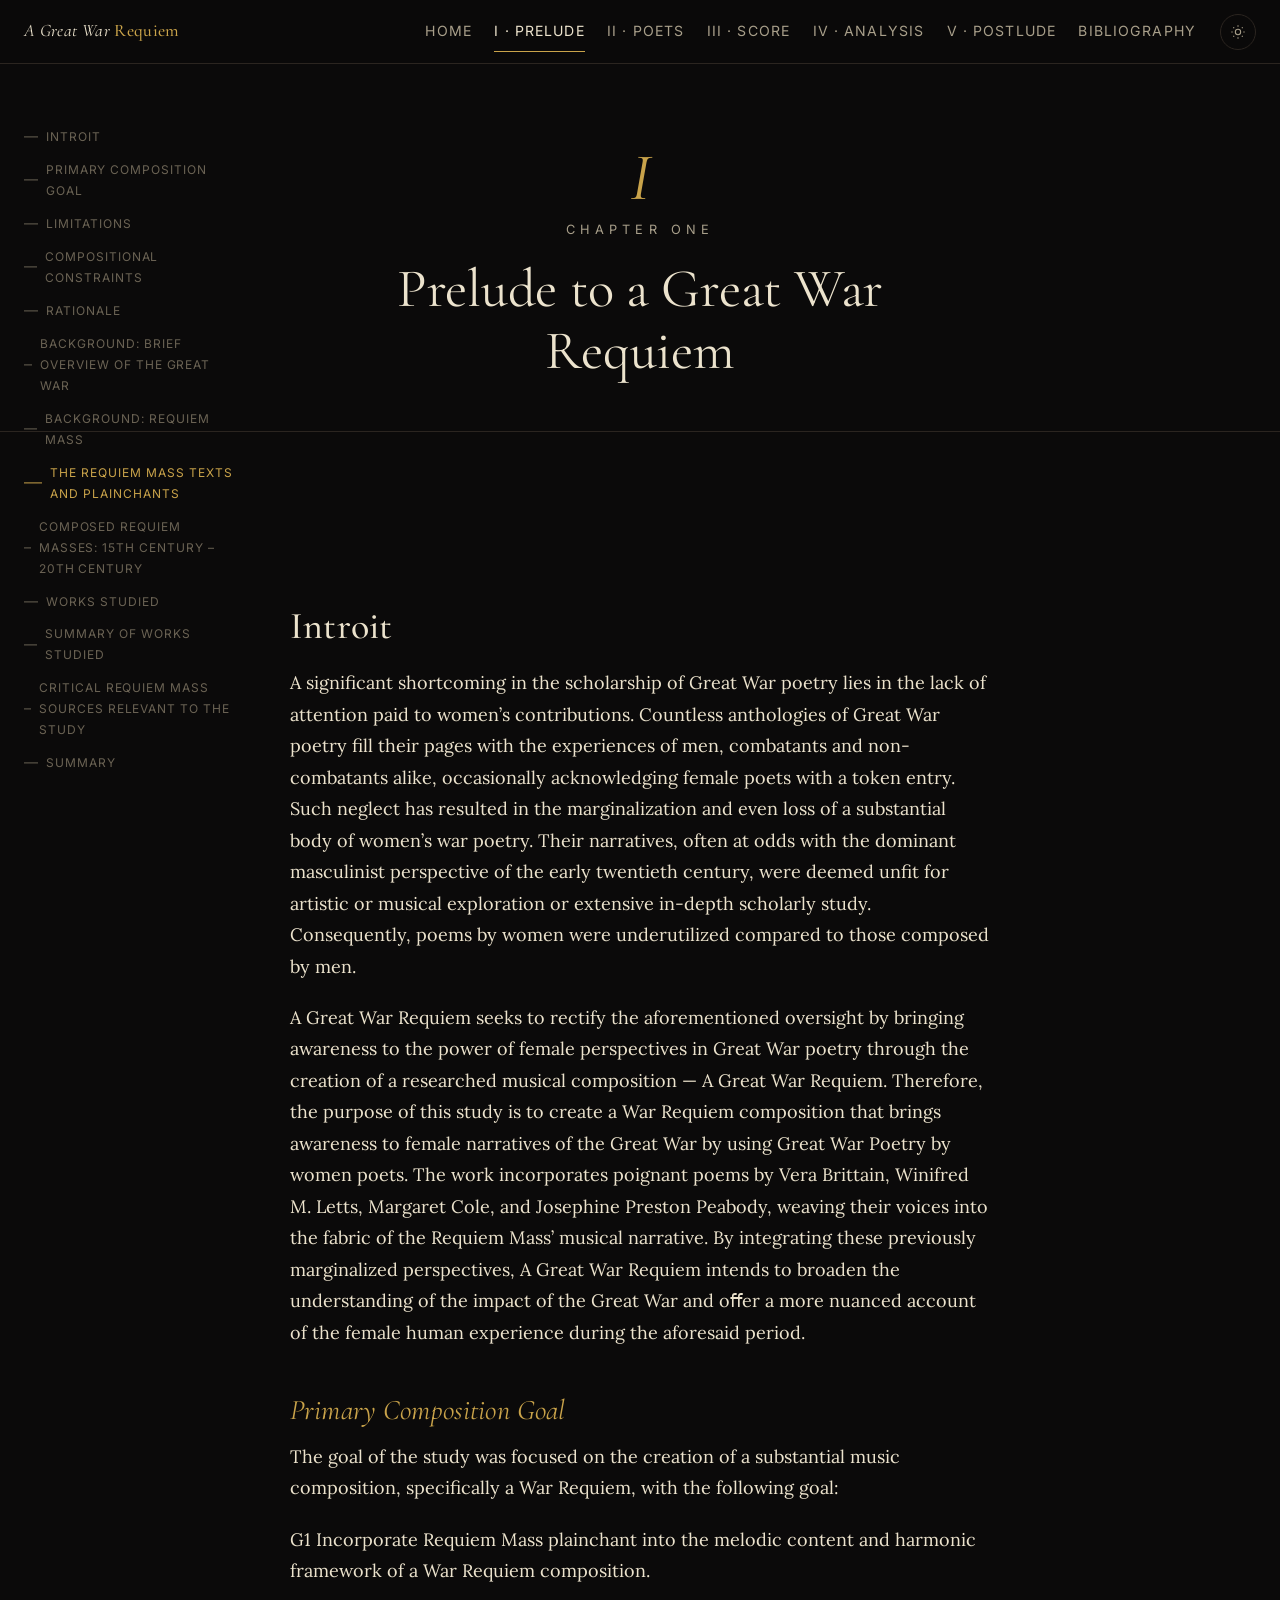
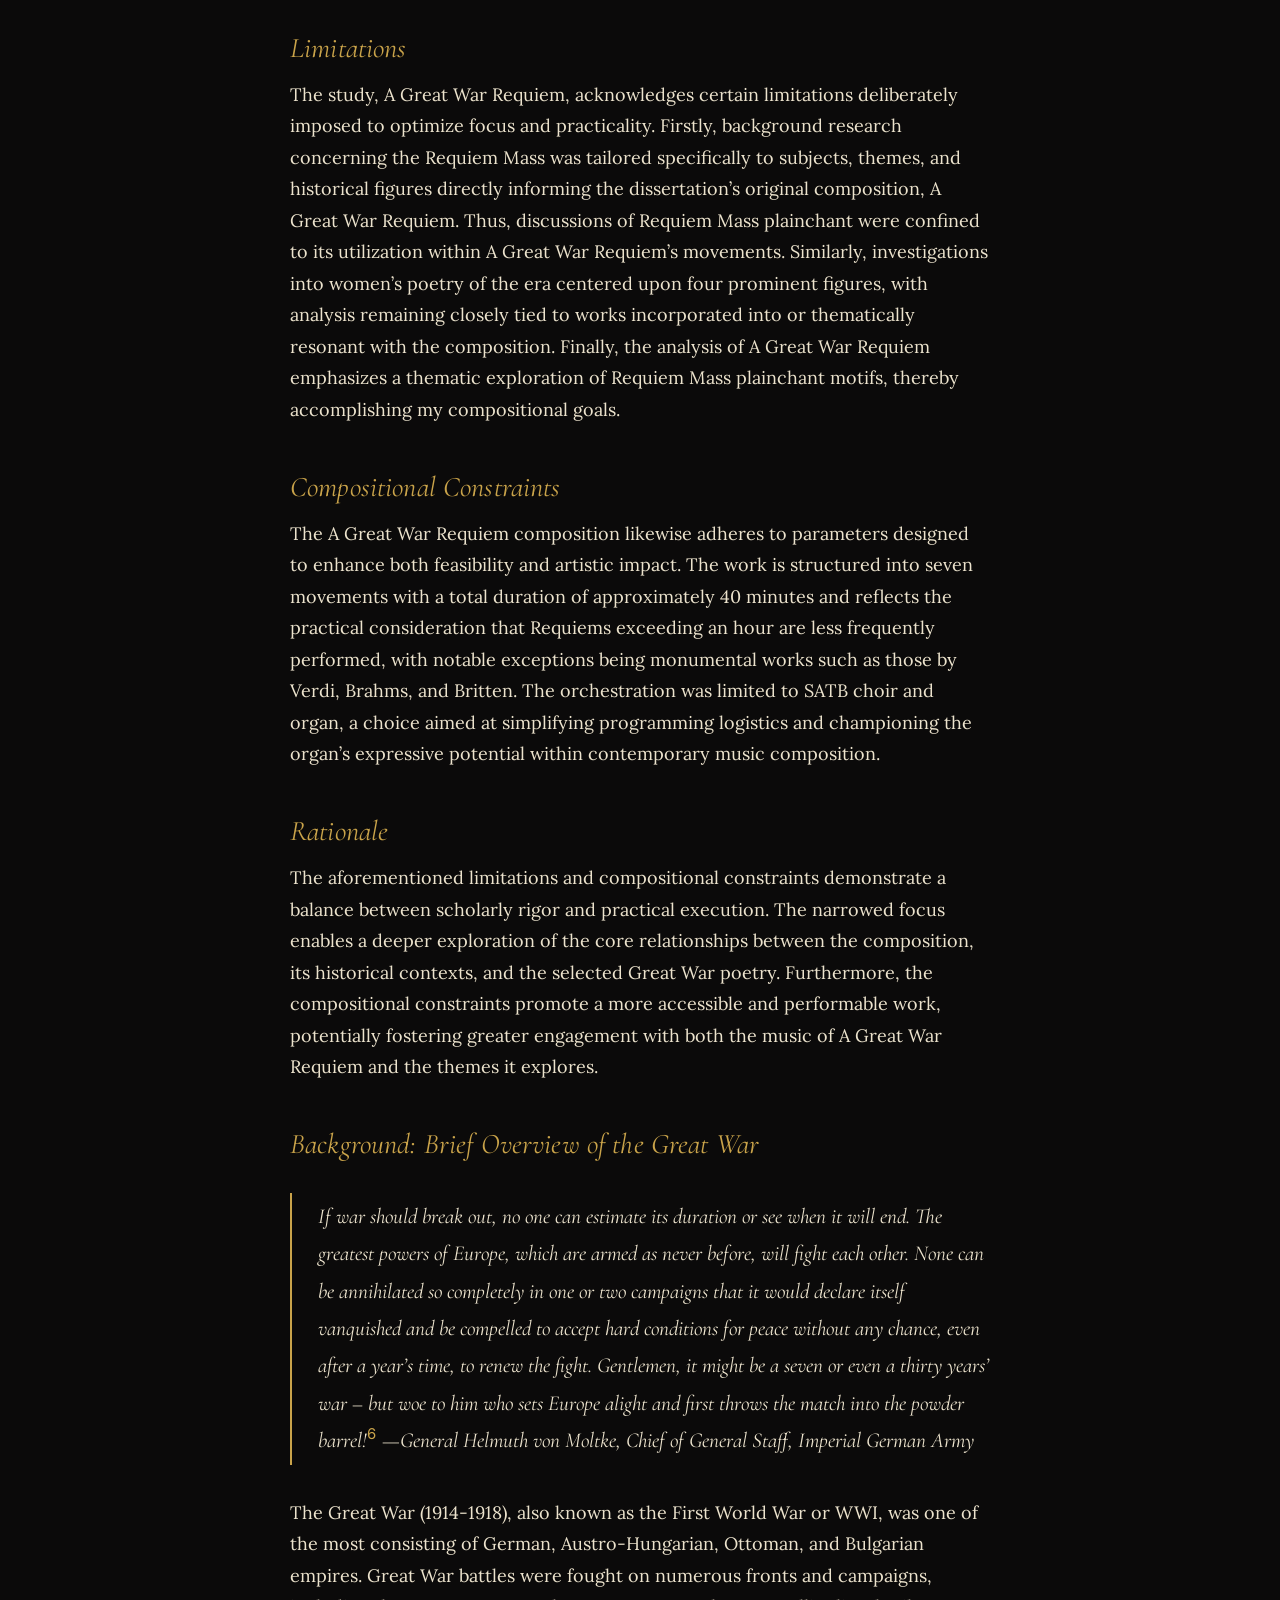
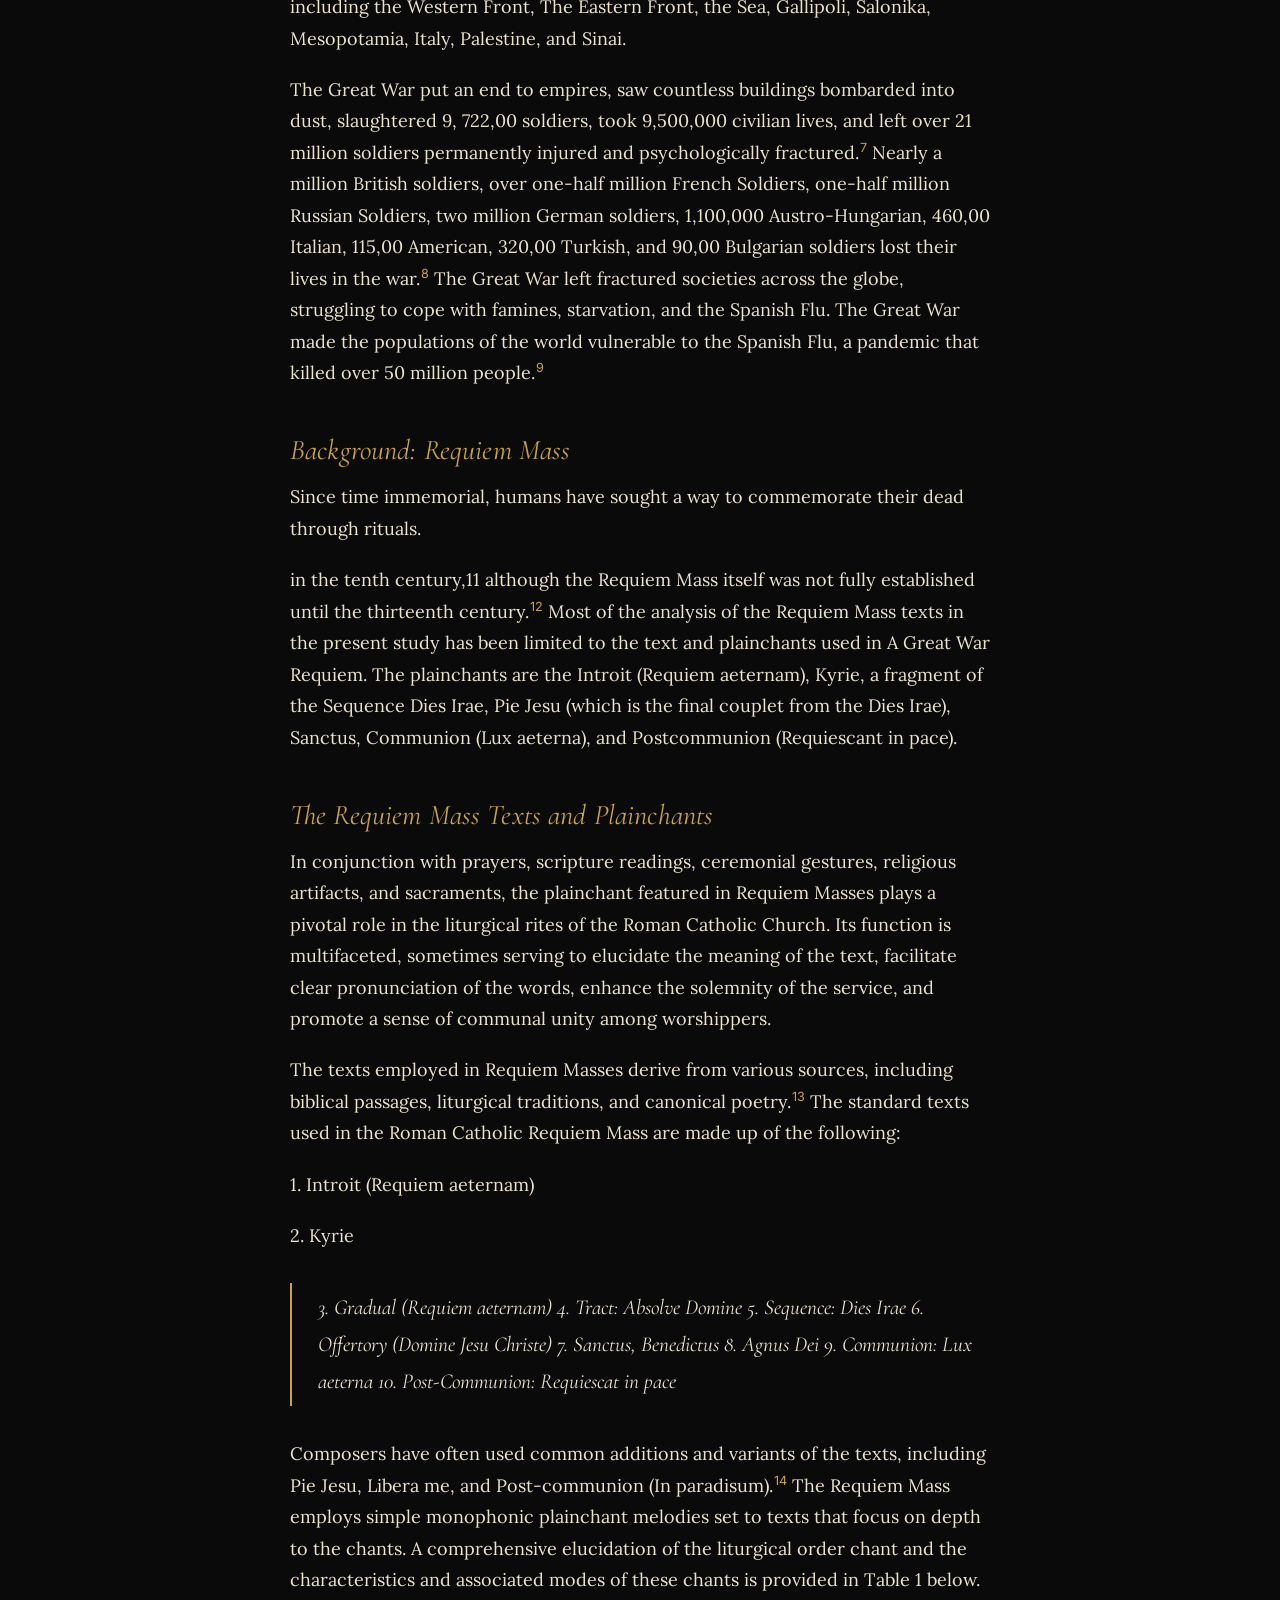
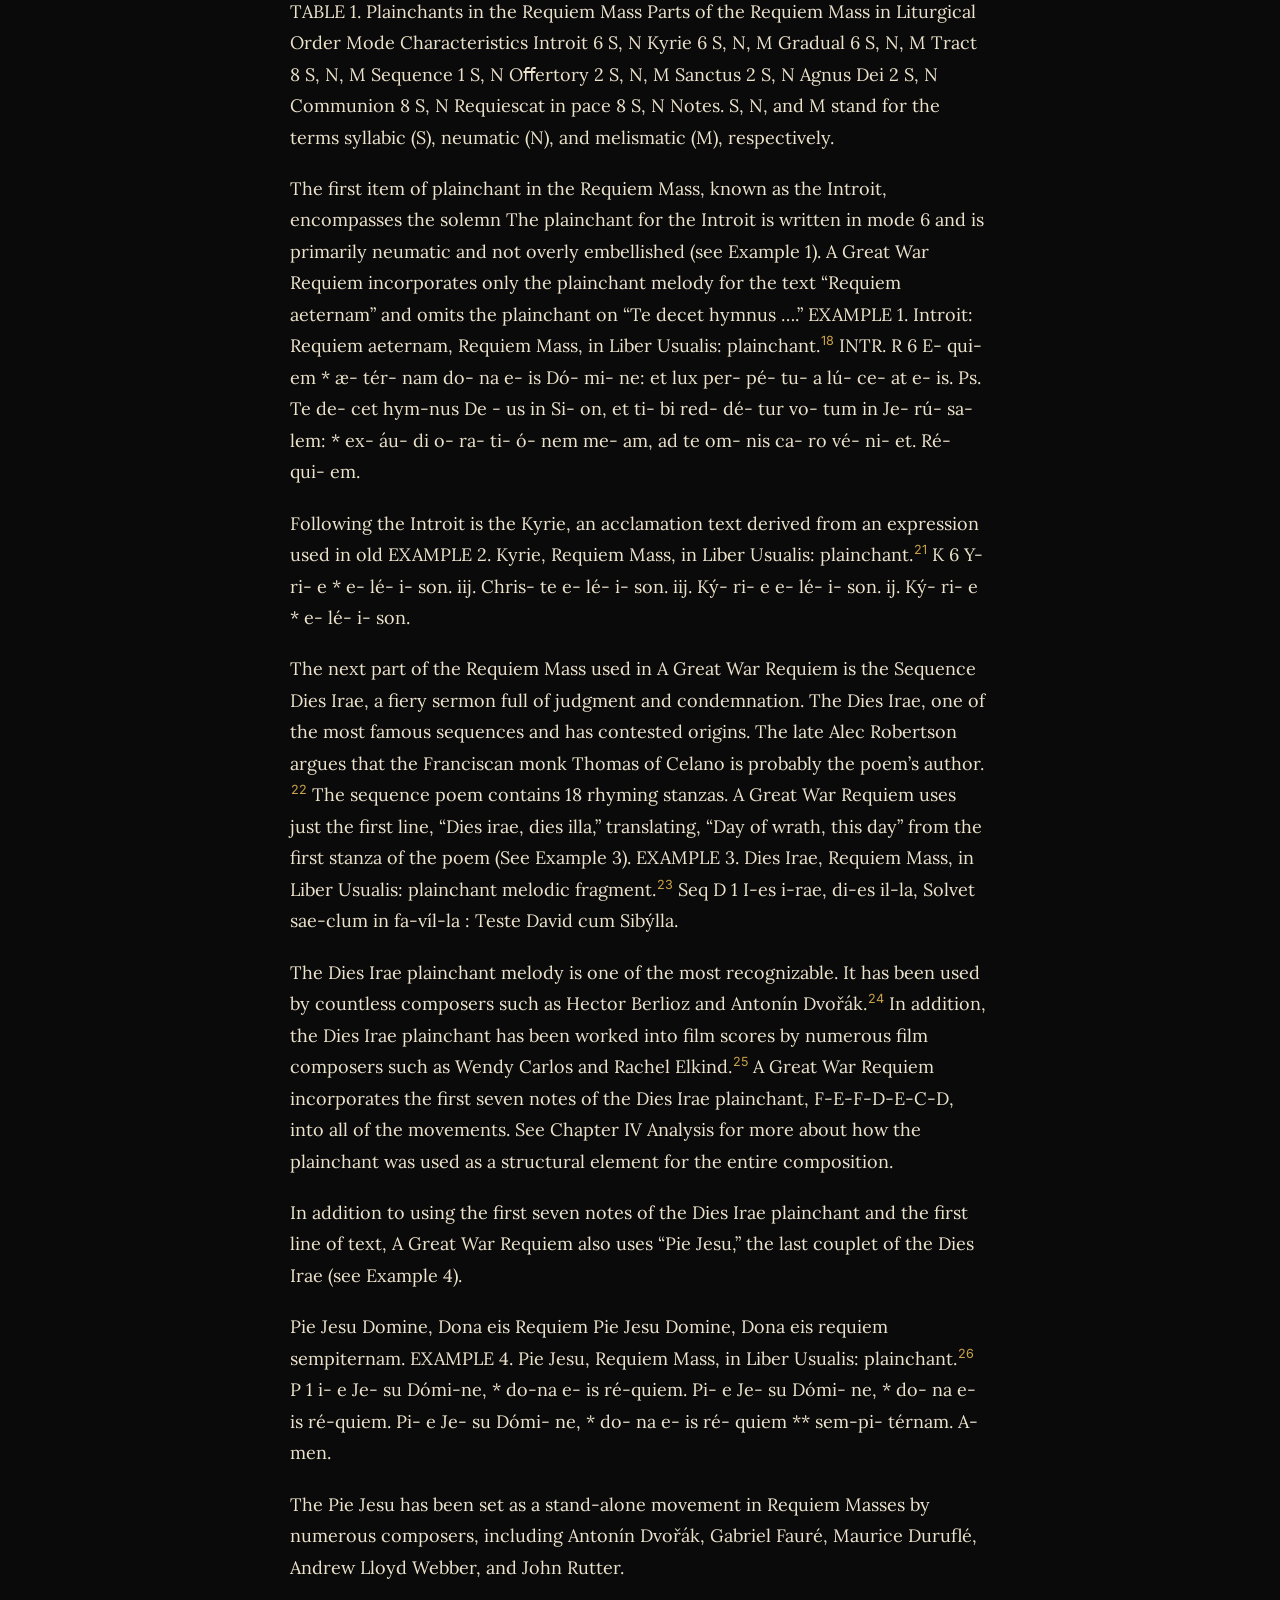
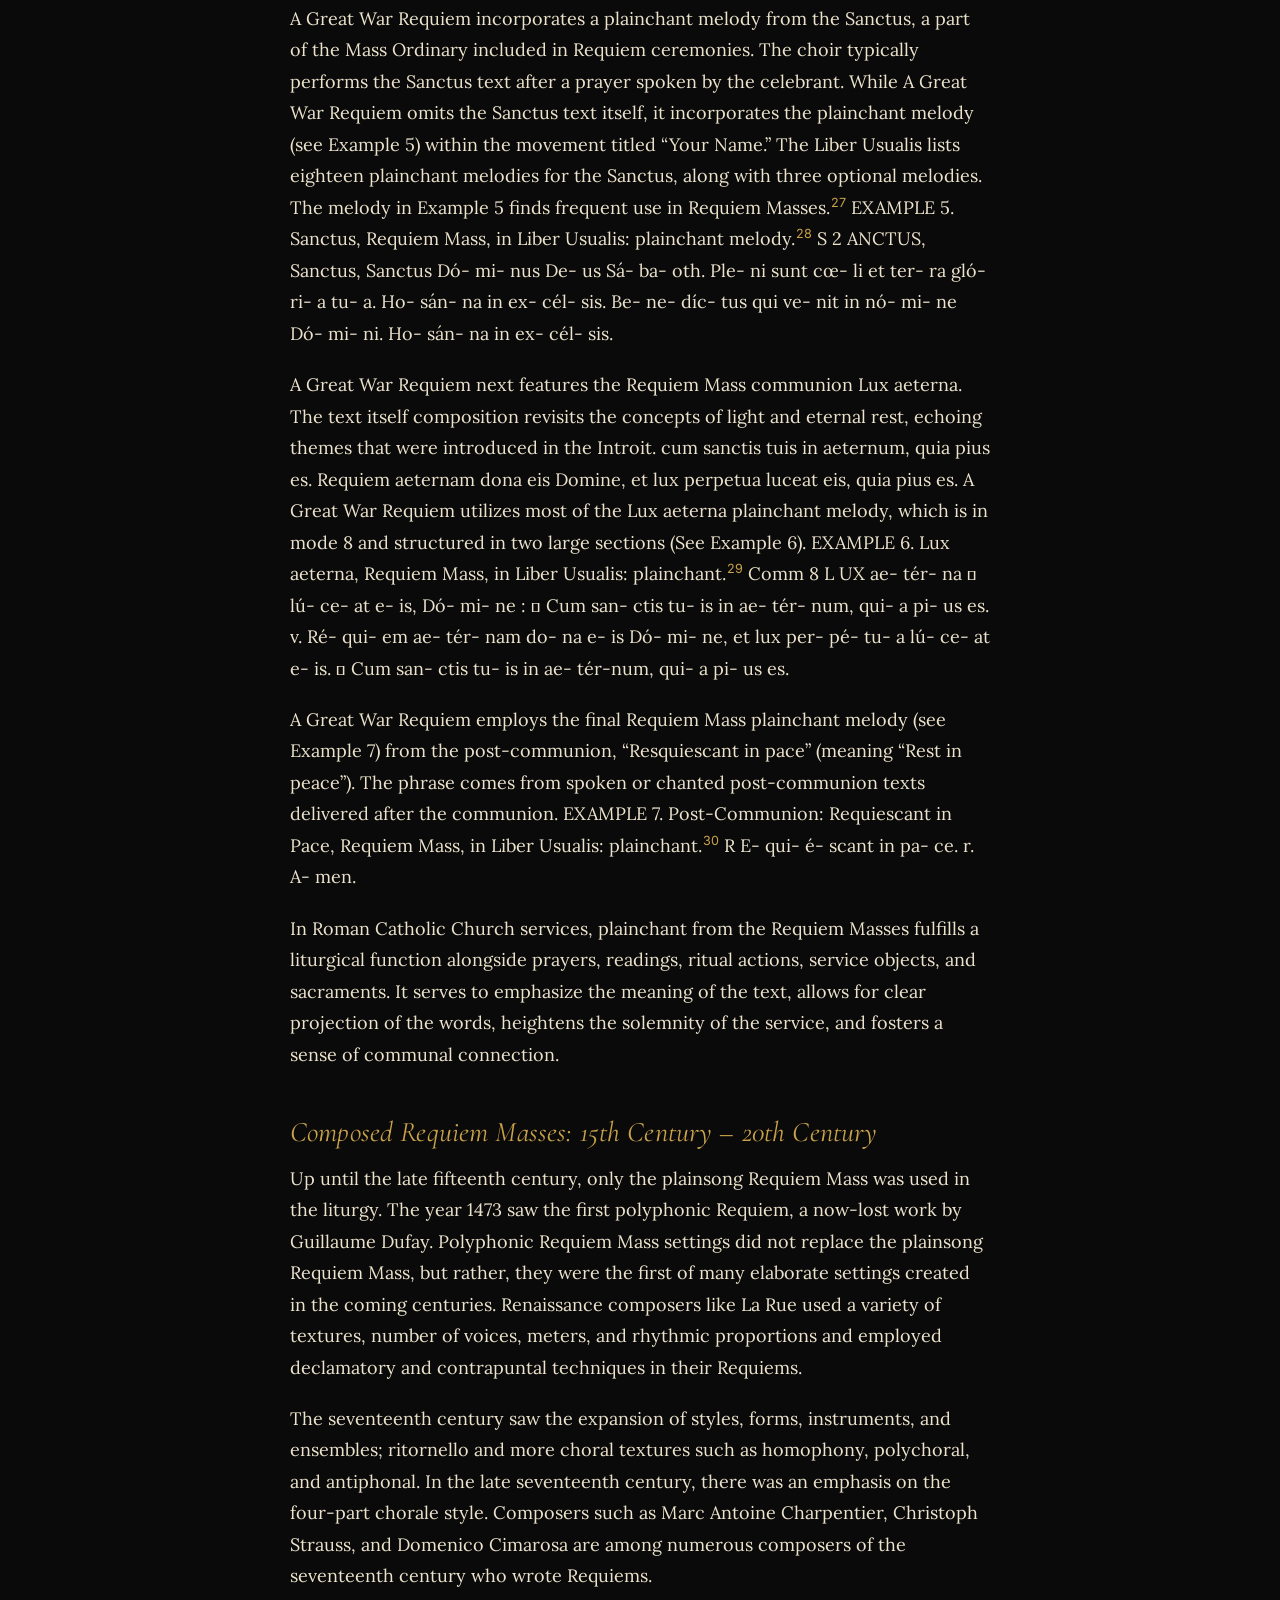
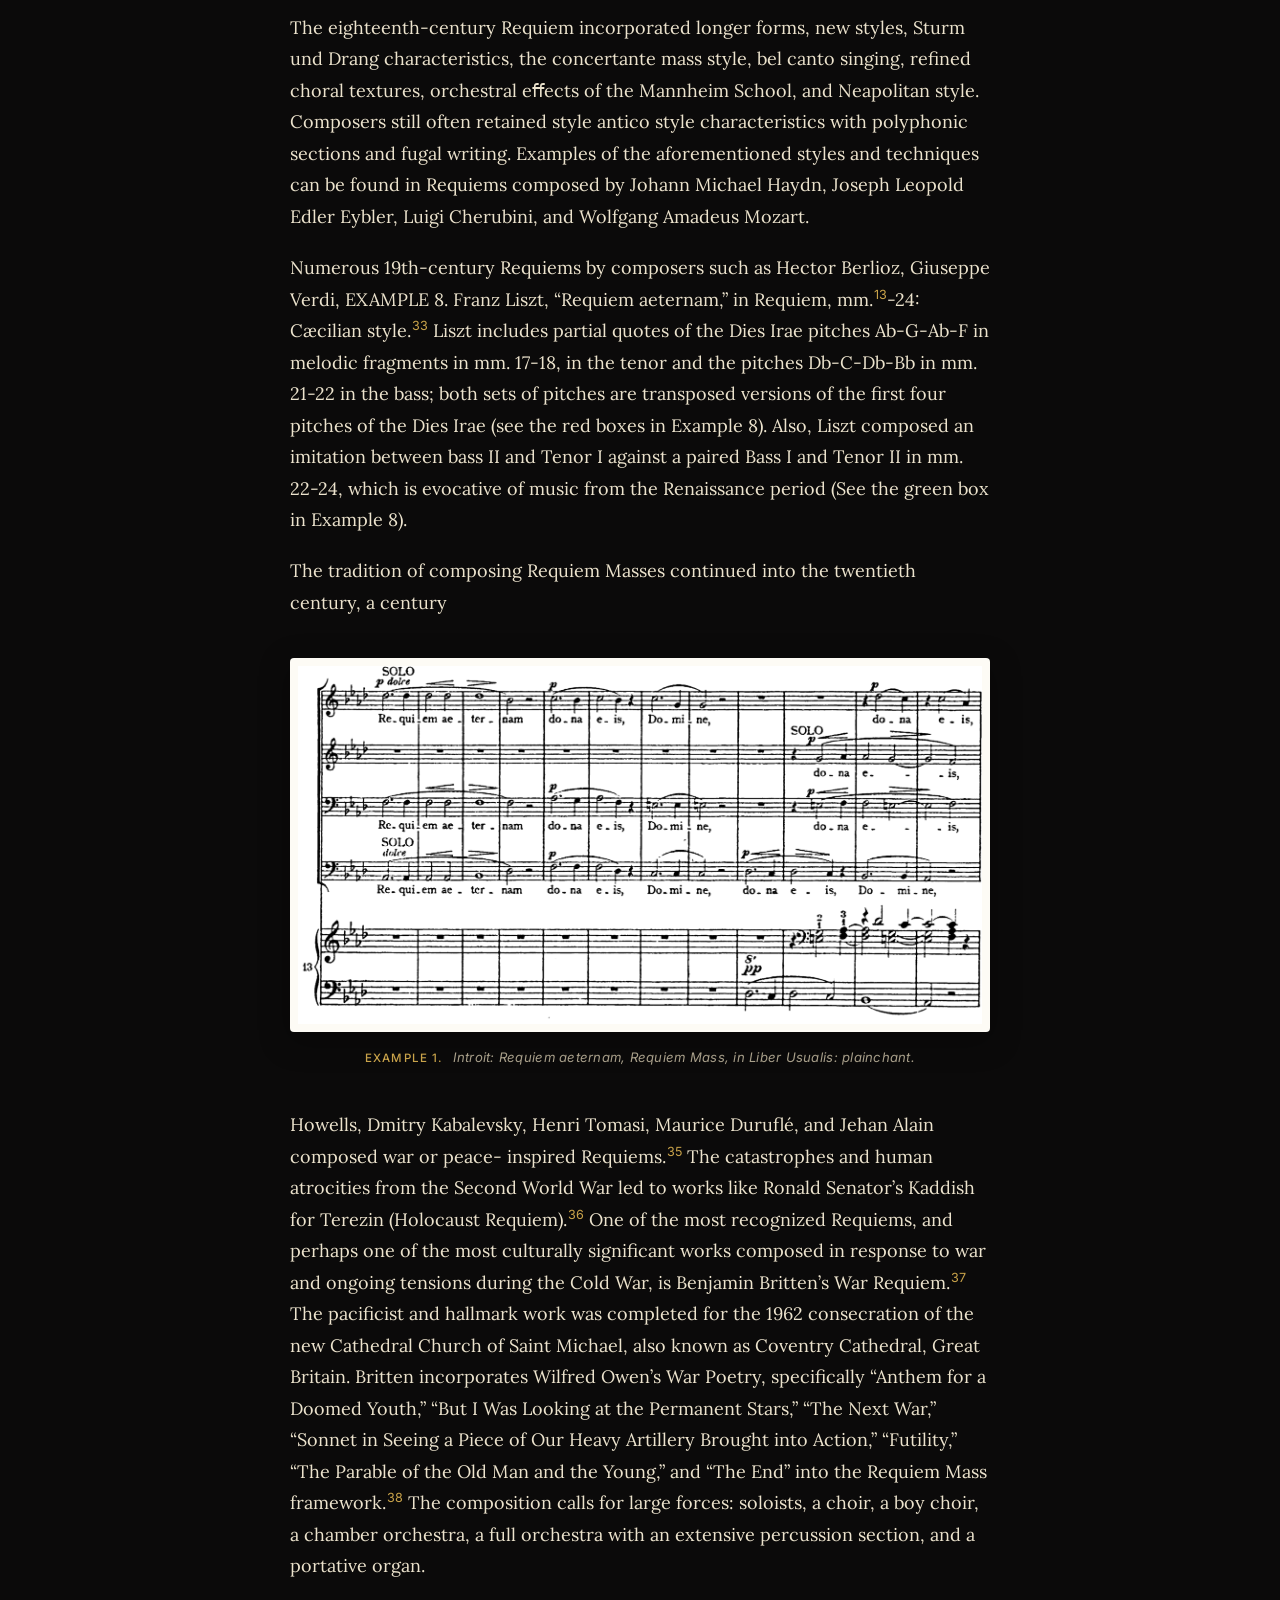
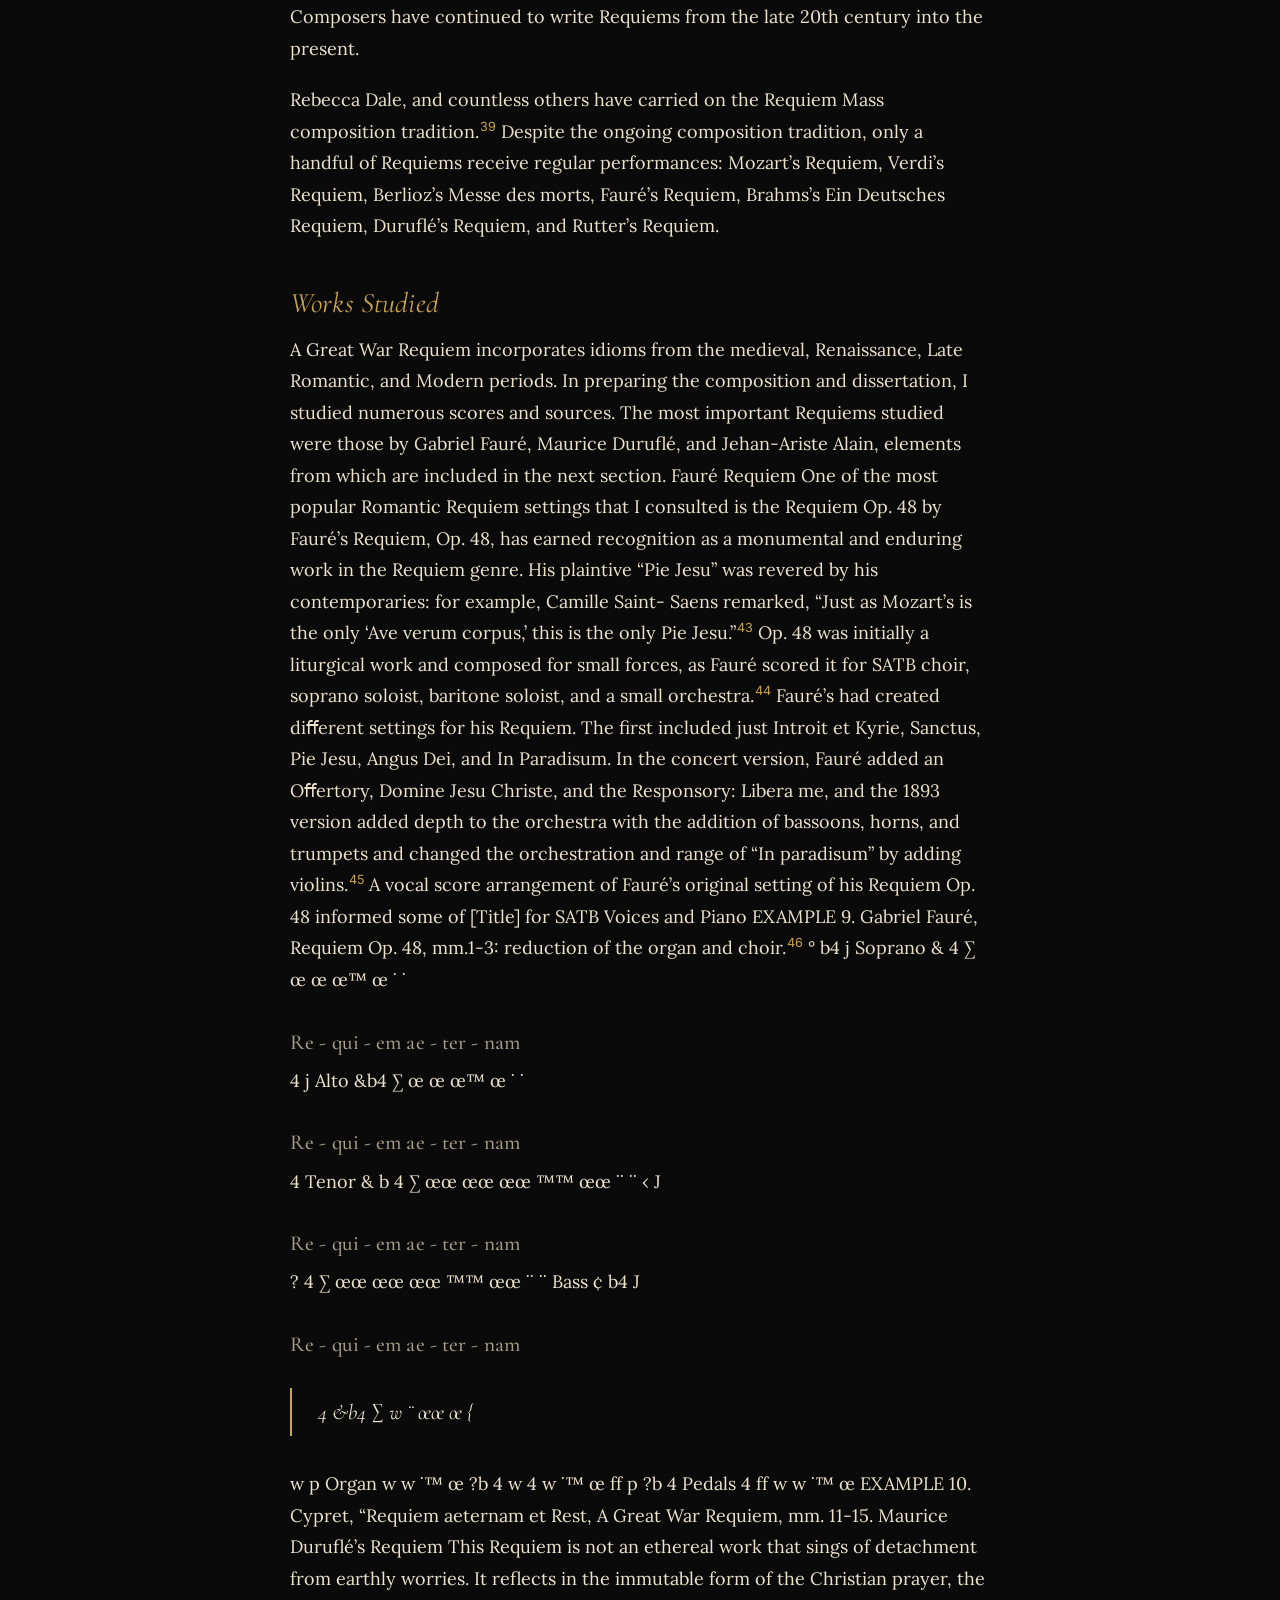
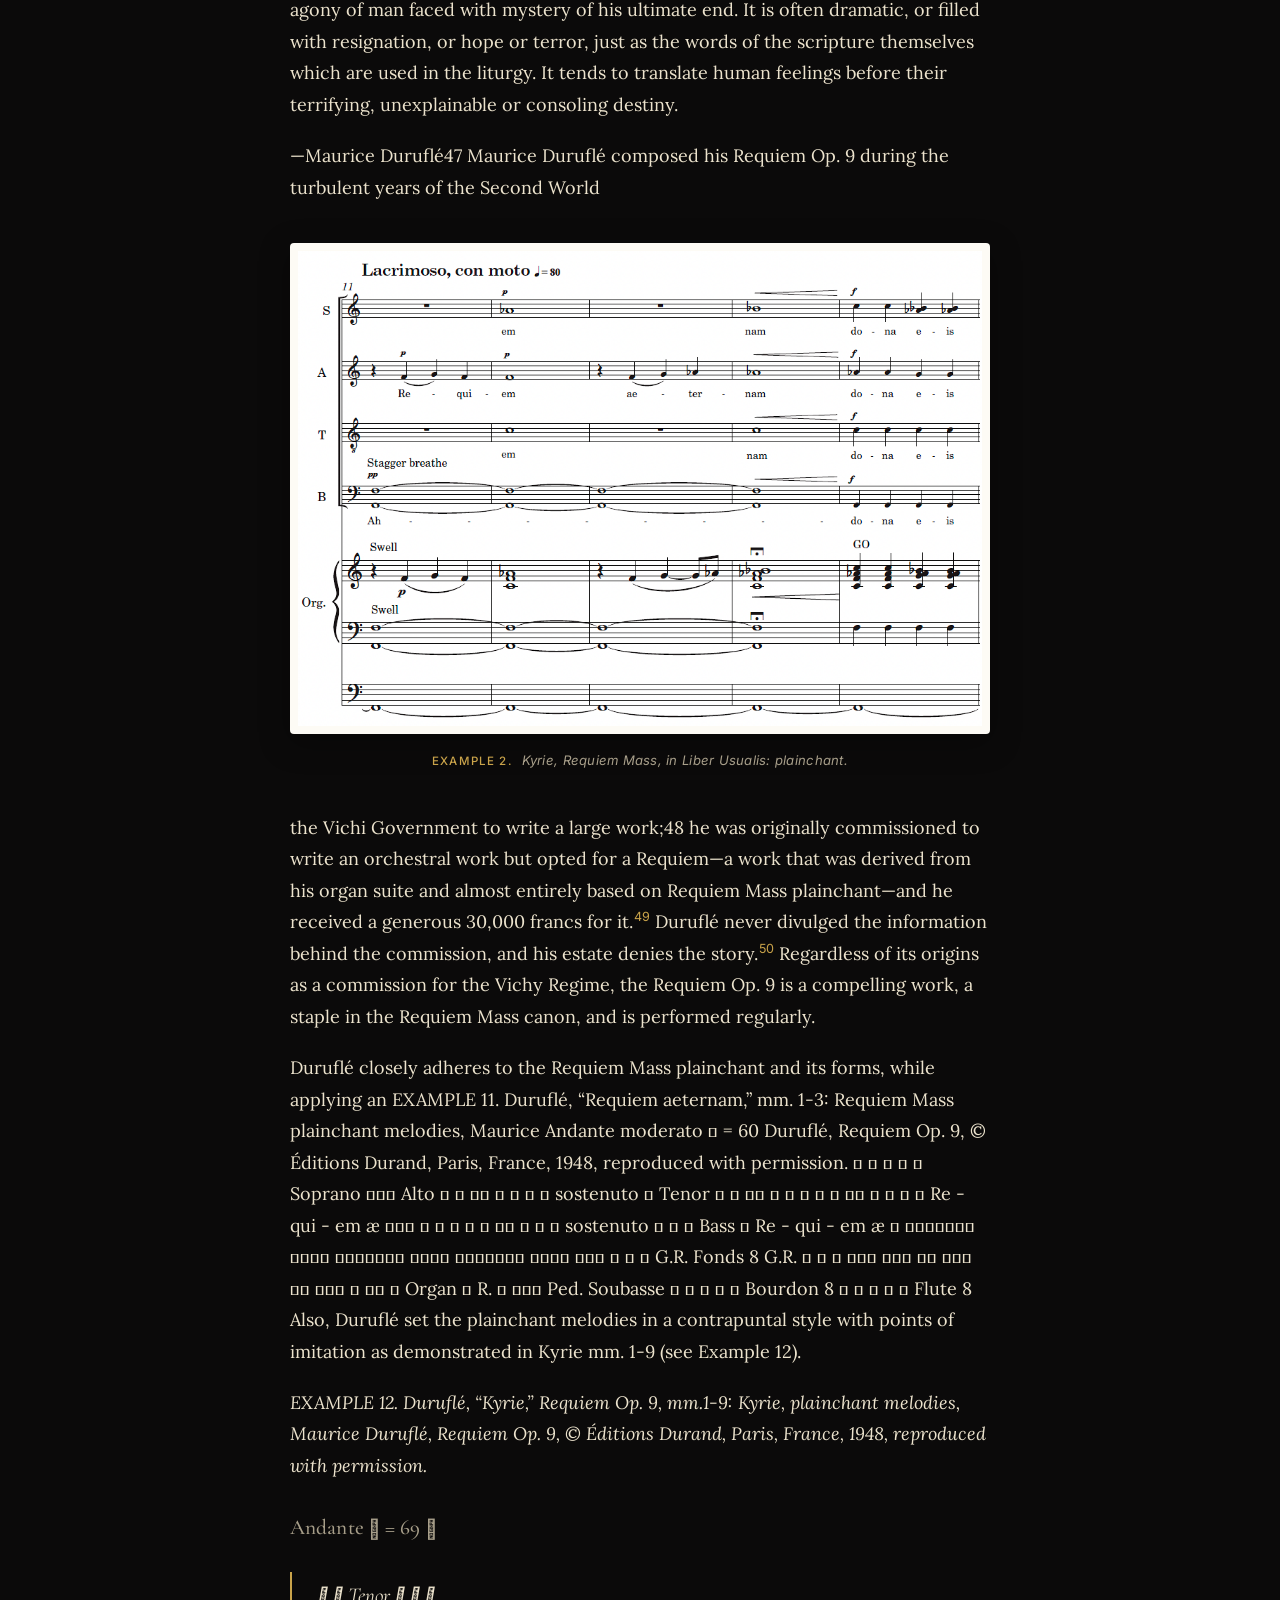
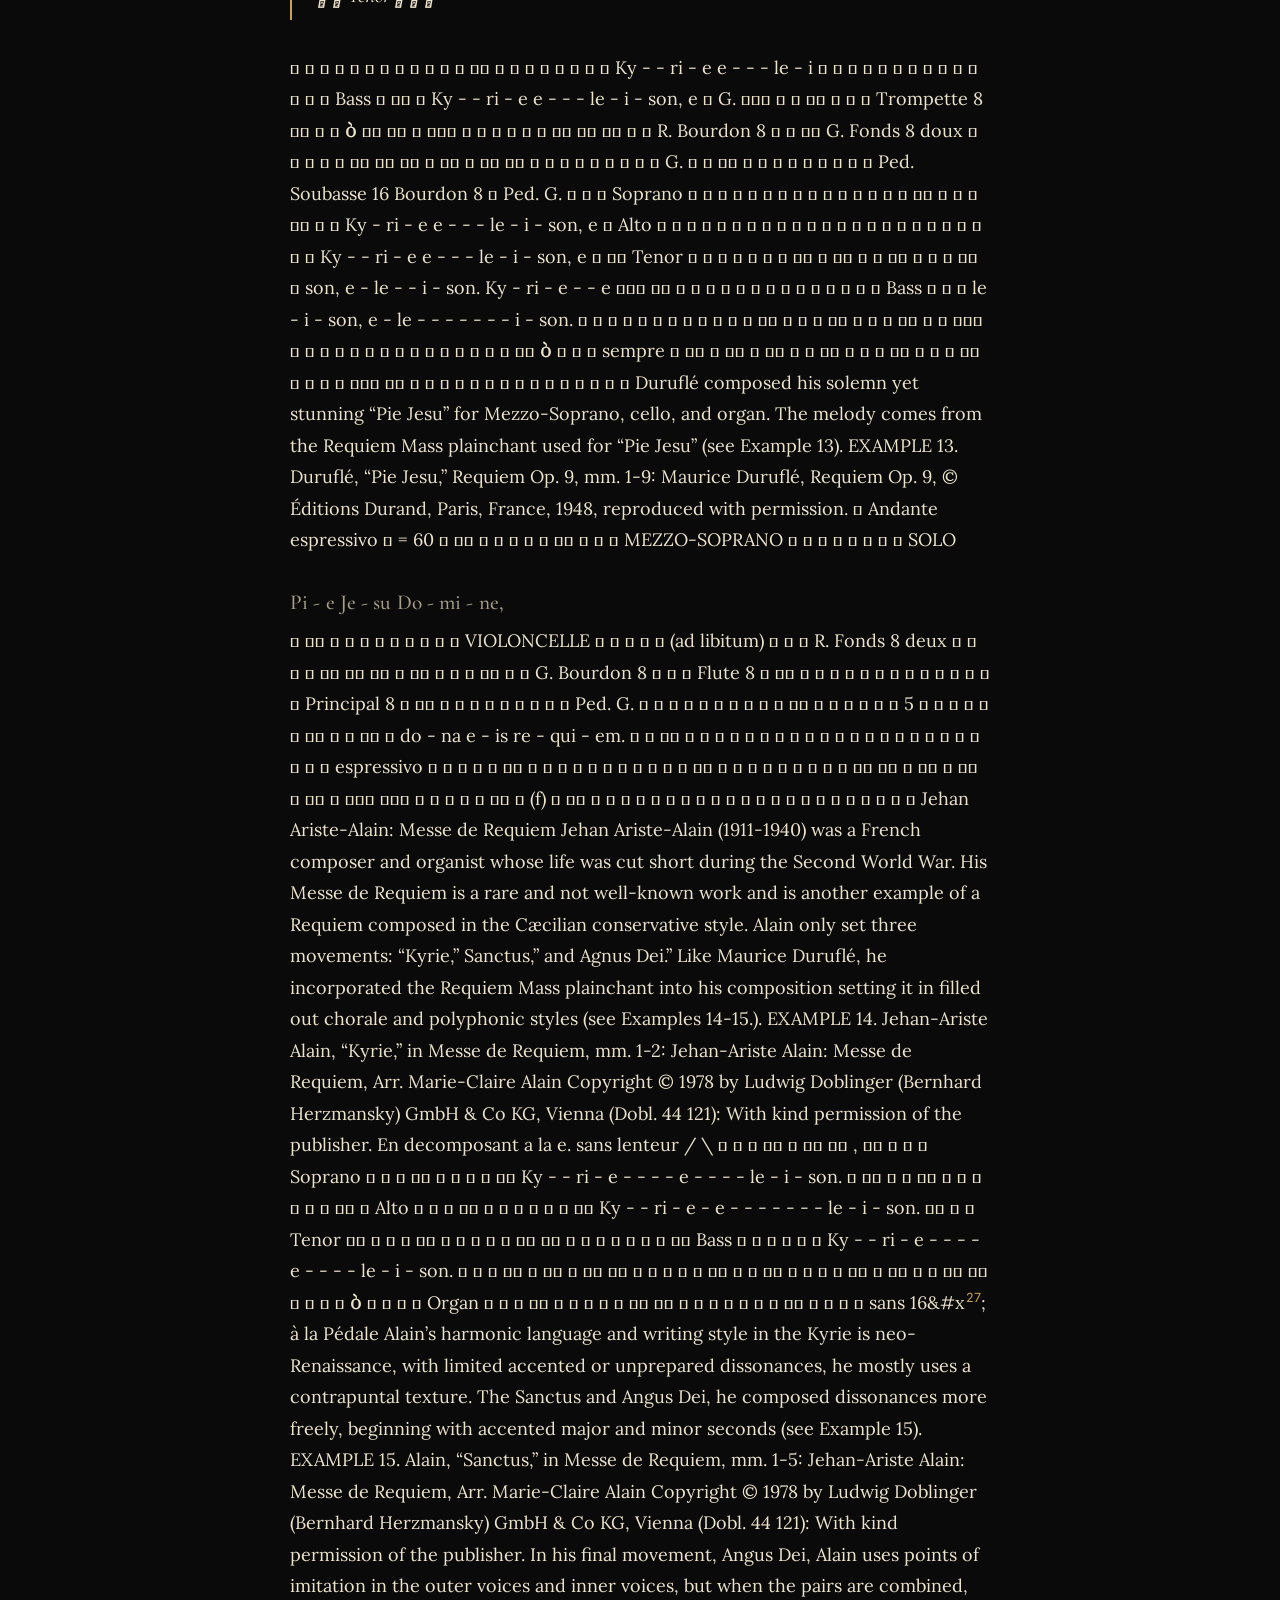
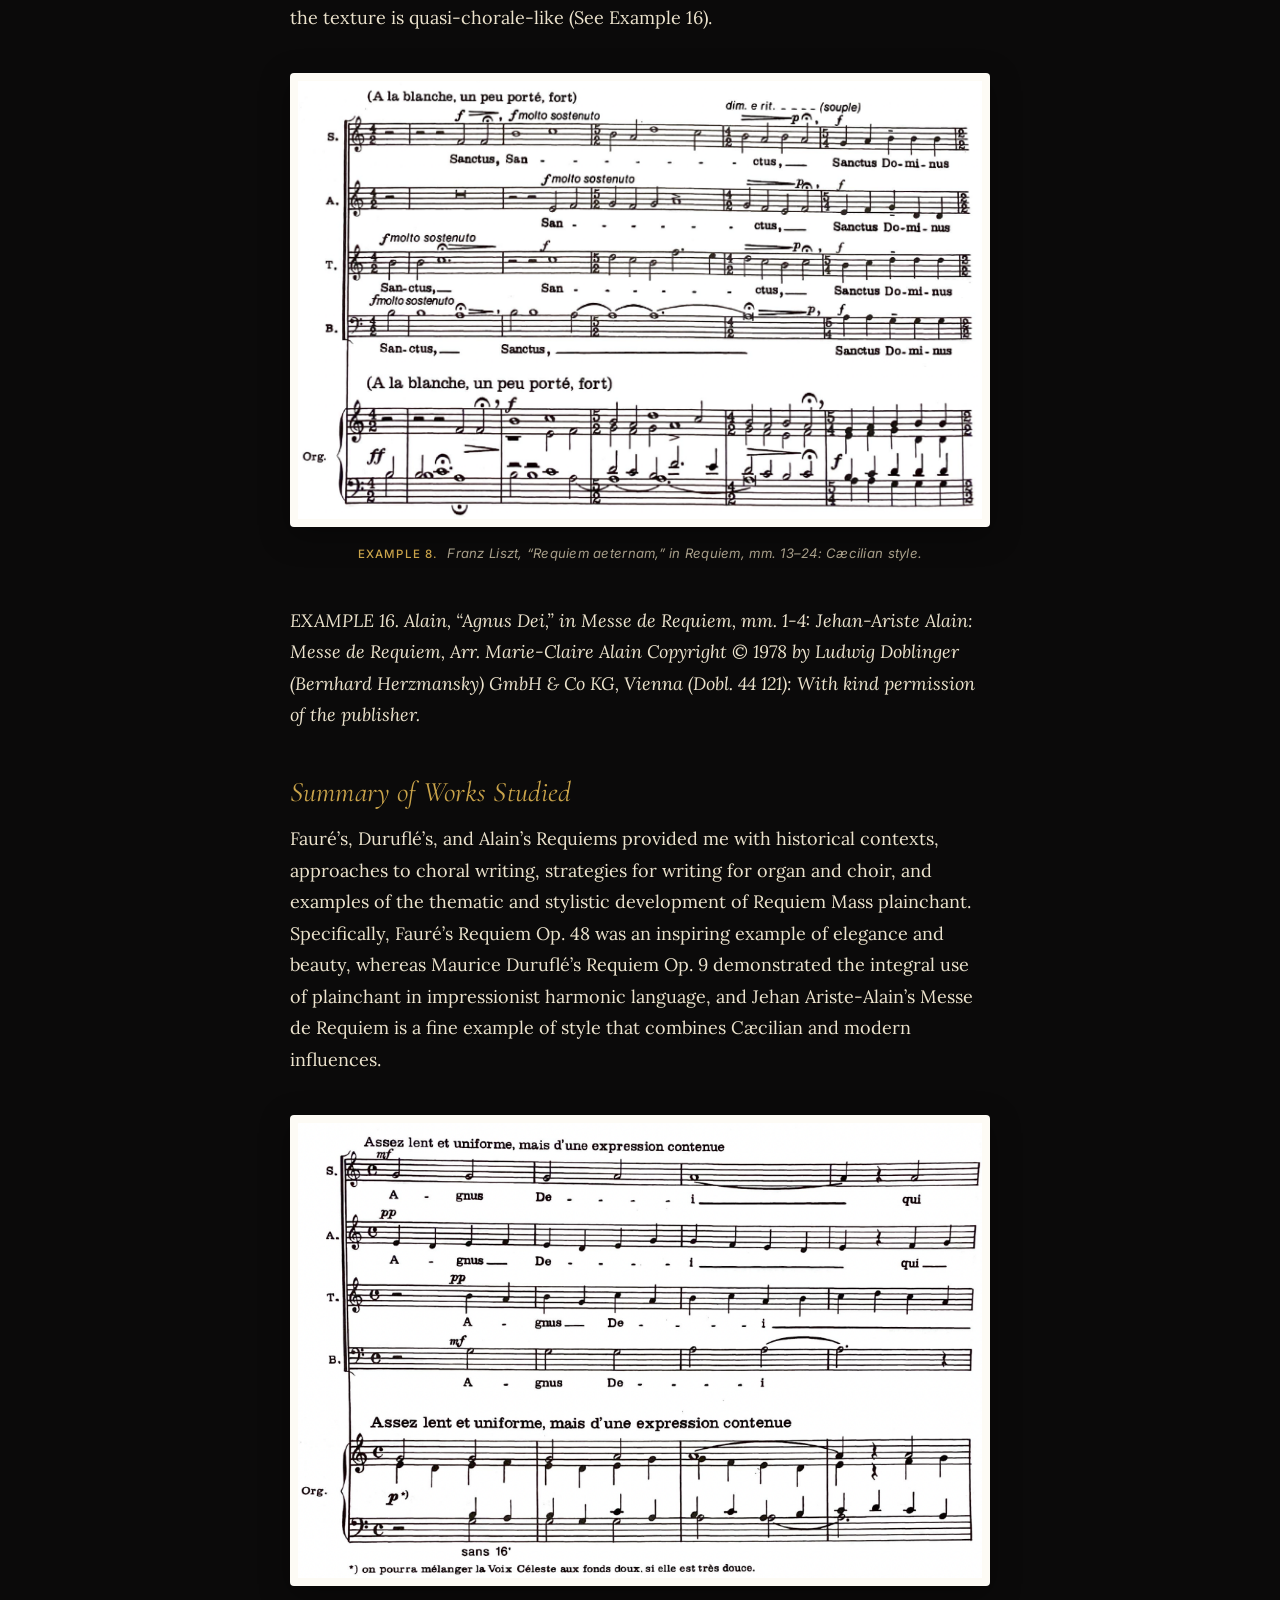
<file: chapters/chapter-1.html>
<!doctype html>
<html lang="en">
<head>
<meta charset="utf-8" />
<meta name="viewport" content="width=device-width, initial-scale=1" />
<title>Chapter I — Prelude to a Great War Requiem · A Great War Requiem</title>
<meta name="description" content="Introduction, goals, constraints, and a tour of the Requiem tradition from 15th-century Ockeghem through Fauré, Duruflé, and Alain." />
<link rel="preconnect" href="https://fonts.googleapis.com" />
<link rel="preconnect" href="https://fonts.gstatic.com" crossorigin />
<link href="https://fonts.googleapis.com/css2?family=Cormorant+Garamond:ital,wght@0,400;0,500;0,600;1,400;1,500&family=Lora:ital,wght@0,400;0,500;0,600;1,400&family=Inter:wght@400;500;600&display=swap" rel="stylesheet" />
<link rel="stylesheet" href="../assets/css/main.css" />
</head>
<body>

<nav class="nav" aria-label="Primary">
  <a class="nav__brand" href="../index.html"><em>A</em> Great War <strong>Requiem</strong></a>
  <button class="menu-toggle" data-menu-toggle aria-label="Toggle menu">
    <svg width="22" height="22" viewBox="0 0 24 24" fill="none" stroke="currentColor" stroke-width="1.8"><path d="M3 6h18M3 12h18M3 18h18"/></svg>
  </button>
  <div class="nav__links">
    <a href="../index.html">Home</a>
    <a href="chapter-1.html" aria-current="page">I · Prelude</a>
    <a href="chapter-2.html">II · Poets</a>
    <a href="chapter-3.html">III · Score</a>
    <a href="chapter-4.html">IV · Analysis</a>
    <a href="chapter-5.html">V · Postlude</a>
    <a href="../bibliography.html">Bibliography</a>
  </div>
  <button class="theme-toggle" data-theme-toggle aria-label="Toggle theme"></button>
</nav>
<div class="progress-bar"></div>

<aside class="toc-aside" aria-label="Sections">
  <ol>
    <li><a href="#sec-introit">Introit</a></li>
<li><a href="#sec-primary-composition-goal">Primary Composition Goal</a></li>
<li><a href="#sec-limitations">Limitations</a></li>
<li><a href="#sec-compositional-constraints">Compositional Constraints</a></li>
<li><a href="#sec-rationale">Rationale</a></li>
<li><a href="#sec-background-brief-overview-of-the-great-war">Background: Brief Overview of the Great War</a></li>
<li><a href="#sec-background-requiem-mass">Background: Requiem Mass</a></li>
<li><a href="#sec-the-requiem-mass-texts-and-plainchants">The Requiem Mass Texts and Plainchants</a></li>
<li><a href="#sec-composed-requiem-masses-15th-century-20th-century">Composed Requiem Masses: 15th Century – 20th Century</a></li>
<li><a href="#sec-works-studied">Works Studied</a></li>
<li><a href="#sec-summary-of-works-studied">Summary of Works Studied</a></li>
<li><a href="#sec-critical-requiem-mass-sources-relevant-to-the-study">Critical Requiem Mass Sources Relevant to the Study</a></li>
<li><a href="#sec-summary">Summary</a></li>
  </ol>
</aside>

<header class="chapter-head reveal">
  <p class="chapter-head__roman">I</p>
  <p class="chapter-head__kicker">Chapter One</p>
  <h1 class="chapter-head__title">Prelude to a Great War Requiem</h1>
</header>

<main class="reader">
<h2 id="sec-introit">Introit</h2>
<p>A significant shortcoming in the scholarship of Great War poetry lies in the lack of attention paid to women’s contributions. Countless anthologies of Great War poetry fill their pages with the experiences of men, combatants and non-combatants alike, occasionally acknowledging female poets with a token entry. Such neglect has resulted in the marginalization and even loss of a substantial body of women’s war poetry. Their narratives, often at odds with the dominant masculinist perspective of the early twentieth century, were deemed unfit for artistic or musical exploration or extensive in-depth scholarly study. Consequently, poems by women were underutilized compared to those composed by men.</p>
<p>A Great War Requiem seeks to rectify the aforementioned oversight by bringing awareness to the power of female perspectives in Great War poetry through the creation of a researched musical composition — A Great War Requiem. Therefore, the purpose of this study is to create a War Requiem composition that brings awareness to female narratives of the Great War by using Great War Poetry by women poets. The work incorporates poignant poems by Vera Brittain, Winifred M. Letts, Margaret Cole, and Josephine Preston Peabody, weaving their voices into the fabric of the Requiem Mass’ musical narrative. By integrating these previously marginalized perspectives, A Great War Requiem intends to broaden the understanding of the impact of the Great War and oﬀer a more nuanced account of the female human experience during the aforesaid period.</p>
<h3 id="sec-primary-composition-goal">Primary Composition Goal</h3>
<p>The goal of the study was focused on the creation of a substantial music composition, specifically a War Requiem, with the following goal:</p>
<p>G1       Incorporate Requiem Mass plainchant into the melodic content and harmonic framework of a War Requiem composition.</p>
<h3 id="sec-limitations">Limitations</h3>
<p>The study, A Great War Requiem, acknowledges certain limitations deliberately imposed to optimize focus and practicality. Firstly, background research concerning the Requiem Mass was tailored specifically to subjects, themes, and historical figures directly informing the dissertation’s original composition, A Great War Requiem. Thus, discussions of Requiem Mass plainchant were confined to its utilization within A Great War Requiem’s movements. Similarly, investigations into women’s poetry of the era centered upon four prominent figures, with analysis remaining closely tied to works incorporated into or thematically resonant with the composition. Finally, the analysis of A Great War Requiem emphasizes a thematic exploration of Requiem Mass plainchant motifs, thereby accomplishing my compositional goals.</p>
<h3 id="sec-compositional-constraints">Compositional Constraints</h3>
<p>The A Great War Requiem composition likewise adheres to parameters designed to enhance both feasibility and artistic impact. The work is structured into seven movements with a total duration of approximately 40 minutes and reflects the practical consideration that Requiems exceeding an hour are less frequently performed, with notable exceptions being monumental works such as those by Verdi, Brahms, and Britten. The orchestration was limited to SATB choir and organ, a choice aimed at simplifying programming logistics and championing the organ’s expressive potential within contemporary music composition.</p>
<h3 id="sec-rationale">Rationale</h3>
<p>The aforementioned limitations and compositional constraints demonstrate a balance between scholarly rigor and practical execution. The narrowed focus enables a deeper exploration of the core relationships between the composition, its historical contexts, and the selected Great War poetry. Furthermore, the compositional constraints promote a more accessible and performable work, potentially fostering greater engagement with both the music of A Great War Requiem and the themes it explores.</p>
<h3 id="sec-background-brief-overview-of-the-great-war">Background: Brief Overview of the Great War</h3>
<blockquote>If war should break out, no one can estimate its duration or see when it will end. The greatest powers of Europe, which are armed as never before, will fight each other. None can be annihilated so completely in one or two campaigns that it would declare itself vanquished and be compelled to accept hard conditions for peace without any chance, even after a year’s time, to renew the fight. Gentlemen, it might be a seven or even a thirty years’ war – but woe to him who sets Europe alight and first throws the match into the powder barrel!<button class="fnote" data-note="6" aria-label="Footnote 6">6</button> —General Helmuth von Moltke, Chief of General Staﬀ, Imperial German Army</blockquote>
<p>The Great War (1914-1918), also known as the First World War or WWI, was one of the most consisting of German, Austro-Hungarian, Ottoman, and Bulgarian empires. Great War battles were fought on numerous fronts and campaigns, including the Western Front, The Eastern Front, the Sea, Gallipoli, Salonika, Mesopotamia, Italy, Palestine, and Sinai.</p>
<p>The Great War put an end to empires, saw countless buildings bombarded into dust, slaughtered 9, 722,00 soldiers, took 9,500,000 civilian lives, and left over 21 million soldiers permanently injured and psychologically fractured.<button class="fnote" data-note="7" aria-label="Footnote 7">7</button> Nearly a million British soldiers, over one-half million French Soldiers, one-half million Russian Soldiers, two million German soldiers, 1,100,000 Austro-Hungarian, 460,00 Italian, 115,00 American, 320,00 Turkish, and 90,00 Bulgarian soldiers lost their lives in the war.<button class="fnote" data-note="8" aria-label="Footnote 8">8</button> The Great War left fractured societies across the globe, struggling to cope with famines, starvation, and the Spanish Flu. The Great War made the populations of the world vulnerable to the Spanish Flu, a pandemic that killed over 50 million people.<button class="fnote" data-note="9" aria-label="Footnote 9">9</button></p>
<h3 id="sec-background-requiem-mass">Background: Requiem Mass</h3>
<p>Since time immemorial, humans have sought a way to commemorate their dead through rituals.</p>
<p>in the tenth century,11 although the Requiem Mass itself was not fully established until the thirteenth century.<button class="fnote" data-note="12" aria-label="Footnote 12">12</button> Most of the analysis of the Requiem Mass texts in the present study has been limited to the text and plainchants used in A Great War Requiem. The plainchants are the Introit (Requiem aeternam), Kyrie, a fragment of the Sequence Dies Irae, Pie Jesu (which is the final couplet from the Dies Irae), Sanctus, Communion (Lux aeterna), and Postcommunion (Requiescant in pace).</p>
<h3 id="sec-the-requiem-mass-texts-and-plainchants">The Requiem Mass Texts and Plainchants</h3>
<p>In conjunction with prayers, scripture readings, ceremonial gestures, religious artifacts, and sacraments, the plainchant featured in Requiem Masses plays a pivotal role in the liturgical rites of the Roman Catholic Church. Its function is multifaceted, sometimes serving to elucidate the meaning of the text, facilitate clear pronunciation of the words, enhance the solemnity of the service, and promote a sense of communal unity among worshippers.</p>
<p>The texts employed in Requiem Masses derive from various sources, including biblical passages, liturgical traditions, and canonical poetry.<button class="fnote" data-note="13" aria-label="Footnote 13">13</button> The standard texts used in the Roman Catholic Requiem Mass are made up of the following:</p>
<p>1. Introit (Requiem aeternam)</p>
<p>2. Kyrie</p>
<blockquote>3. Gradual (Requiem aeternam) 4. Tract: Absolve Domine 5. Sequence: Dies Irae 6. Oﬀertory (Domine Jesu Christe) 7. Sanctus, Benedictus 8. Agnus Dei 9. Communion: Lux aeterna 10. Post-Communion: Requiescat in pace</blockquote>
<p>Composers have often used common additions and variants of the texts, including Pie Jesu, Libera me, and Post-communion (In paradisum).<button class="fnote" data-note="14" aria-label="Footnote 14">14</button> The Requiem Mass employs simple monophonic plainchant melodies set to texts that focus on depth to the chants. A comprehensive elucidation of the liturgical order chant and the characteristics and associated modes of these chants is provided in Table 1 below. TABLE 1. Plainchants in the Requiem Mass Parts of the Requiem Mass in Liturgical Order                        Mode       Characteristics Introit                                                                 6             S, N Kyrie                                                                   6           S, N, M Gradual                                                                 6           S, N, M Tract                                                                   8           S, N, M Sequence                                                                1             S, N Oﬀertory                                                                2           S, N, M Sanctus                                                                 2             S, N Agnus Dei                                                               2             S, N Communion                                                               8             S, N Requiescat in pace                                                      8             S, N Notes. S, N, and M stand for the terms syllabic (S), neumatic (N), and melismatic (M), respectively.</p>
<p>The first item of plainchant in the Requiem Mass, known as the Introit, encompasses the solemn The plainchant for the Introit is written in mode 6 and is primarily neumatic and not overly embellished (see Example 1). A Great War Requiem incorporates only the plainchant melody for the text “Requiem aeternam” and omits the plainchant on “Te decet hymnus ….” EXAMPLE 1. Introit: Requiem aeternam, Requiem Mass, in Liber Usualis: plainchant.<button class="fnote" data-note="18" aria-label="Footnote 18">18</button> INTR. R 6 E- qui-    em * æ-     tér-         nam       do- na          e-         is             Dó- mi-            ne:            et lux      per- pé- tu-      a        lú- ce-        at                  e- is.       Ps. Te     de-     cet hym-nus De - us             in Si-      on,          et        ti- bi    red- dé- tur vo- tum in Je-                    rú- sa- lem: *         ex- áu- di        o- ra- ti-          ó- nem me-       am,          ad     te      om- nis ca- ro           vé- ni-      et.          Ré-        qui-    em.</p>
<p>Following the Introit is the Kyrie, an acclamation text derived from an expression used in old EXAMPLE 2. Kyrie, Requiem Mass, in Liber Usualis: plainchant.<button class="fnote" data-note="21" aria-label="Footnote 21">21</button> K 6 Y- ri- e         * e-       lé- i- son. iij. Chris- te    e-      lé- i- son. iij. Ký- ri- e              e-          lé- i- son. ij. Ký- ri-       e         * e-       lé- i- son.</p>
<p>The next part of the Requiem Mass used in A Great War Requiem is the Sequence Dies Irae, a fiery sermon full of judgment and condemnation. The Dies Irae, one of the most famous sequences and has contested origins. The late Alec Robertson argues that the Franciscan monk Thomas of Celano is probably the poem’s author.<button class="fnote" data-note="22" aria-label="Footnote 22">22</button> The sequence poem contains 18 rhyming stanzas. A Great War Requiem uses just the first line, “Dies irae, dies illa,” translating, “Day of wrath, this day” from the first stanza of the poem (See Example 3). EXAMPLE 3. Dies Irae, Requiem Mass, in Liber Usualis: plainchant melodic fragment.<button class="fnote" data-note="23" aria-label="Footnote 23">23</button> Seq D 1 I-es i-rae, di-es il-la, Solvet sae-clum in fa-víl-la : Teste David cum Sibýlla.</p>
<p>The Dies Irae plainchant melody is one of the most recognizable. It has been used by countless composers such as Hector Berlioz and Antonín Dvořák.<button class="fnote" data-note="24" aria-label="Footnote 24">24</button> In addition, the Dies Irae plainchant has been worked into film scores by numerous film composers such as Wendy Carlos and Rachel Elkind.<button class="fnote" data-note="25" aria-label="Footnote 25">25</button> A Great War Requiem incorporates the first seven notes of the Dies Irae plainchant, F-E-F-D-E-C-D, into all of the movements. See Chapter IV Analysis for more about how the plainchant was used as a structural element for the entire composition.</p>
<p>In addition to using the first seven notes of the Dies Irae plainchant and the first line of text, A Great War Requiem also uses “Pie Jesu,” the last couplet of the Dies Irae (see Example 4).</p>
<p>Pie Jesu Domine, Dona eis Requiem Pie Jesu Domine, Dona eis requiem sempiternam. EXAMPLE 4. Pie Jesu, Requiem Mass, in Liber Usualis: plainchant.<button class="fnote" data-note="26" aria-label="Footnote 26">26</button> P 1 i- e Je- su Dómi-ne, * do-na e- is                   ré-quiem.    Pi- e Je- su Dómi- ne, * do- na e- is               ré-quiem.       Pi- e    Je- su Dómi- ne, * do- na       e- is       ré- quiem ** sem-pi- térnam.           A-     men.</p>
<p>The Pie Jesu has been set as a stand-alone movement in Requiem Masses by numerous composers, including Antonín Dvořák, Gabriel Fauré, Maurice Duruflé, Andrew Lloyd Webber, and John Rutter.</p>
<p>A Great War Requiem incorporates a plainchant melody from the Sanctus, a part of the Mass Ordinary included in Requiem ceremonies. The choir typically performs the Sanctus text after a prayer spoken by the celebrant. While A Great War Requiem omits the Sanctus text itself, it incorporates the plainchant melody (see Example 5) within the movement titled “Your Name.” The Liber Usualis lists eighteen plainchant melodies for the Sanctus, along with three optional melodies. The melody in Example 5 finds frequent use in Requiem Masses.<button class="fnote" data-note="27" aria-label="Footnote 27">27</button> EXAMPLE 5. Sanctus, Requiem Mass, in Liber Usualis: plainchant melody.<button class="fnote" data-note="28" aria-label="Footnote 28">28</button> S 2 ANCTUS,           Sanctus,      Sanctus Dó- mi- nus De- us Sá- ba- oth. Ple- ni       sunt cœ- li       et   ter- ra gló- ri-          a    tu-    a.   Ho- sán- na   in ex- cél- sis.      Be- ne- díc- tus          qui      ve- nit         in nó- mi- ne Dó- mi- ni.       Ho- sán- na         in     ex- cél-         sis.</p>
<p>A Great War Requiem next features the Requiem Mass communion Lux aeterna. The text itself composition revisits the concepts of light and eternal rest, echoing themes that were introduced in the Introit. cum sanctis tuis in aeternum, quia pius es. Requiem aeternam dona eis Domine, et lux perpetua luceat eis, quia pius es. A Great War Requiem utilizes most of the Lux aeterna plainchant melody, which is in mode 8 and structured in two large sections (See Example 6). EXAMPLE 6. Lux aeterna, Requiem Mass, in Liber Usualis: plainchant.<button class="fnote" data-note="29" aria-label="Footnote 29">29</button> Comm 8 L              UX ae- tér- na               lú- ce- at           e- is, Dó- mi- ne :  Cum san- ctis tu- is        in     ae- tér- num,           qui- a       pi- us      es.    v. Ré- qui- em   ae- tér- nam do- na             e-   is    Dó- mi- ne,            et      lux per- pé- tu- a       lú- ce- at e- is.         Cum san- ctis tu- is           in     ae- tér-num,          qui- a   pi- us   es.</p>
<p>A Great War Requiem employs the final Requiem Mass plainchant melody (see Example 7) from the post-communion, “Resquiescant in pace” (meaning “Rest in peace”). The phrase comes from spoken or chanted post-communion texts delivered after the communion. EXAMPLE 7. Post-Communion: Requiescant in Pace, Requiem Mass, in Liber Usualis: plainchant.<button class="fnote" data-note="30" aria-label="Footnote 30">30</button> R                 E- qui- é- scant          in      pa-    ce.   r. A- men.</p>
<p>In Roman Catholic Church services, plainchant from the Requiem Masses fulfills a liturgical function alongside prayers, readings, ritual actions, service objects, and sacraments. It serves to emphasize the meaning of the text, allows for clear projection of the words, heightens the solemnity of the service, and fosters a sense of communal connection.</p>
<h3 id="sec-composed-requiem-masses-15th-century-20th-century">Composed Requiem Masses: 15th Century – 20th Century</h3>
<p>Up until the late fifteenth century, only the plainsong Requiem Mass was used in the liturgy. The year 1473 saw the first polyphonic Requiem, a now-lost work by Guillaume Dufay. Polyphonic Requiem Mass settings did not replace the plainsong Requiem Mass, but rather, they were the first of many elaborate settings created in the coming centuries. Renaissance composers like La Rue used a variety of textures, number of voices, meters, and rhythmic proportions and employed declamatory and contrapuntal techniques in their Requiems.</p>
<p>The seventeenth century saw the expansion of styles, forms, instruments, and ensembles; ritornello and more choral textures such as homophony, polychoral, and antiphonal. In the late seventeenth century, there was an emphasis on the four-part chorale style. Composers such as Marc Antoine Charpentier, Christoph Strauss, and Domenico Cimarosa are among numerous composers of the seventeenth century who wrote Requiems.</p>
<p>The eighteenth-century Requiem incorporated longer forms, new styles, Sturm und Drang characteristics, the concertante mass style, bel canto singing, refined choral textures, orchestral eﬀects of the Mannheim School, and Neapolitan style. Composers still often retained style antico style characteristics with polyphonic sections and fugal writing. Examples of the aforementioned styles and techniques can be found in Requiems composed by Johann Michael Haydn, Joseph Leopold Edler Eybler, Luigi Cherubini, and Wolfgang Amadeus Mozart.</p>
<p>Numerous 19th-century Requiems by composers such as Hector Berlioz, Giuseppe Verdi, EXAMPLE 8. Franz Liszt, “Requiem aeternam,” in Requiem, mm.<button class="fnote" data-note="13" aria-label="Footnote 13">13</button>-24: Cæcilian style.<button class="fnote" data-note="33" aria-label="Footnote 33">33</button> Liszt includes partial quotes of the Dies Irae pitches Ab-G-Ab-F in melodic fragments in mm. 17-18, in the tenor and the pitches Db-C-Db-Bb in mm. 21-22 in the bass; both sets of pitches are transposed versions of the first four pitches of the Dies Irae (see the red boxes in Example 8). Also, Liszt composed an imitation between bass II and Tenor I against a paired Bass I and Tenor II in mm. 22-24, which is evocative of music from the Renaissance period (See the green box in Example 8).</p>
<p>The tradition of composing Requiem Masses continued into the twentieth century, a century</p>
<figure class="reveal"><img src="../assets/figures/ex1-requiem-plainchant.png" alt="" loading="lazy"/><figcaption><strong>Example 1.</strong> Introit: Requiem aeternam, Requiem Mass, in <em>Liber Usualis</em>: plainchant.</figcaption></figure>
<p>Howells, Dmitry Kabalevsky, Henri Tomasi, Maurice Duruflé, and Jehan Alain composed war or peace- inspired Requiems.<button class="fnote" data-note="35" aria-label="Footnote 35">35</button> The catastrophes and human atrocities from the Second World War led to works like Ronald Senator’s Kaddish for Terezin (Holocaust Requiem).<button class="fnote" data-note="36" aria-label="Footnote 36">36</button> One of the most recognized Requiems, and perhaps one of the most culturally significant works composed in response to war and ongoing tensions during the Cold War, is Benjamin Britten’s War Requiem.<button class="fnote" data-note="37" aria-label="Footnote 37">37</button> The pacificist and hallmark work was completed for the 1962 consecration of the new Cathedral Church of Saint Michael, also known as Coventry Cathedral, Great Britain. Britten incorporates Wilfred Owen’s War Poetry, specifically “Anthem for a Doomed Youth,” “But I Was Looking at the Permanent Stars,” “The Next War,” “Sonnet in Seeing a Piece of Our Heavy Artillery Brought into Action,” “Futility,” “The Parable of the Old Man and the Young,” and “The End” into the Requiem Mass framework.<button class="fnote" data-note="38" aria-label="Footnote 38">38</button> The composition calls for large forces: soloists, a choir, a boy choir, a chamber orchestra, a full orchestra with an extensive percussion section, and a portative organ.</p>
<p>Composers have continued to write Requiems from the late 20th century into the present.</p>
<p>Rebecca Dale, and countless others have carried on the Requiem Mass composition tradition.<button class="fnote" data-note="39" aria-label="Footnote 39">39</button> Despite the ongoing composition tradition, only a handful of Requiems receive regular performances: Mozart’s Requiem, Verdi’s Requiem, Berlioz’s Messe des morts, Fauré’s Requiem, Brahms’s Ein Deutsches Requiem, Duruflé’s Requiem, and Rutter’s Requiem.</p>
<h3 id="sec-works-studied">Works Studied</h3>
<p>A Great War Requiem incorporates idioms from the medieval, Renaissance, Late Romantic, and Modern periods. In preparing the composition and dissertation, I studied numerous scores and sources. The most important Requiems studied were those by Gabriel Fauré, Maurice Duruflé, and Jehan-Ariste Alain, elements from which are included in the next section. Fauré Requiem One of the most popular Romantic Requiem settings that I consulted is the Requiem Op. 48 by Fauré’s Requiem, Op. 48, has earned recognition as a monumental and enduring work in the Requiem genre. His plaintive “Pie Jesu” was revered by his contemporaries: for example, Camille Saint- Saens remarked, “Just as Mozart’s is the only ‘Ave verum corpus,’ this is the only Pie Jesu.”<button class="fnote" data-note="43" aria-label="Footnote 43">43</button> Op. 48 was initially a liturgical work and composed for small forces, as Fauré scored it for SATB choir, soprano soloist, baritone soloist, and a small orchestra.<button class="fnote" data-note="44" aria-label="Footnote 44">44</button> Fauré’s had created diﬀerent settings for his Requiem. The first included just Introit et Kyrie, Sanctus, Pie Jesu, Angus Dei, and In Paradisum. In the concert version, Fauré added an Oﬀertory, Domine Jesu Christe, and the Responsory: Libera me, and the 1893 version added depth to the orchestra with the addition of bassoons, horns, and trumpets and changed the orchestration and range of “In paradisum” by adding violins.<button class="fnote" data-note="45" aria-label="Footnote 45">45</button> A vocal score arrangement of Fauré’s original setting of his Requiem Op. 48 informed some of [Title] for SATB Voices and Piano EXAMPLE 9. Gabriel Fauré, Requiem Op. 48, mm.1-3: reduction of the organ and choir.<button class="fnote" data-note="46" aria-label="Footnote 46">46</button> ° b4                                                        j Soprano     &amp; 4                ∑             œ       œ    œ™          œ    ˙         ˙</p>
<h4>Re - qui - em         ae - ter      -   nam</h4>
<p>4                                                        j Alto    &amp;b4                ∑             œ       œ    œ™          œ    ˙         ˙</p>
<h4>Re - qui - em         ae - ter      -   nam</h4>
<p>4 Tenor &amp; b 4                 ∑             œœ      œœ   œœ ™™       œœ   ˙˙        ˙˙ ‹                                                            J</p>
<h4>Re - qui - em         ae - ter      -   nam</h4>
<p>? 4                  ∑             œœ      œœ   œœ ™™       œœ   ˙˙        ˙˙ Bass ¢ b4                                                          J</p>
<h4>Re - qui - em         ae - ter      -   nam</h4>
<blockquote>4 &amp;b4                ∑             w                             ˙˙        œœ     œ {</blockquote>
<p>w p Organ w                           w                             ˙™               œ ?b 4 w 4                             w                             ˙™               œ ff                    p ?b 4 Pedals       4 ff w                      w                             ˙™               œ EXAMPLE 10. Cypret, “Requiem aeternam et Rest, A Great War Requiem, mm. 11-15. Maurice Duruflé’s Requiem This Requiem is not an ethereal work that sings of detachment from earthly worries. It reflects in the immutable form of the Christian prayer, the agony of man faced with mystery of his ultimate end. It is often dramatic, or filled with resignation, or hope or terror, just as the words of the scripture themselves which are used in the liturgy. It tends to translate human feelings before their terrifying, unexplainable or consoling destiny.</p>
<p>—Maurice Duruflé47 Maurice Duruflé composed his Requiem Op. 9 during the turbulent years of the Second World</p>
<figure class="reveal"><img src="../assets/figures/ex2-kyrie-plainchant.png" alt="" loading="lazy"/><figcaption><strong>Example 2.</strong> Kyrie, Requiem Mass, in <em>Liber Usualis</em>: plainchant.</figcaption></figure>
<p>the Vichi Government to write a large work;48 he was originally commissioned to write an orchestral work but opted for a Requiem—a work that was derived from his organ suite and almost entirely based on Requiem Mass plainchant—and he received a generous 30,000 francs for it.<button class="fnote" data-note="49" aria-label="Footnote 49">49</button> Duruflé never divulged the information behind the commission, and his estate denies the story.<button class="fnote" data-note="50" aria-label="Footnote 50">50</button> Regardless of its origins as a commission for the Vichy Regime, the Requiem Op. 9 is a compelling work, a staple in the Requiem Mass canon, and is performed regularly.</p>
<p>Duruflé closely adheres to the Requiem Mass plainchant and its forms, while applying an EXAMPLE 11. Duruflé, “Requiem aeternam,” mm. 1-3: Requiem Mass plainchant melodies, Maurice Andante moderato  = 60 Duruflé, Requiem Op. 9, © Éditions Durand, Paris, France, 1948, reproduced with permission.                                                                                   Soprano   Alto                                                                                 sostenuto                                Tenor                                                                                  Re     -   qui - em                     æ                                                                                  sostenuto                                                                                         Bass  Re       -       qui - em               æ                                                   G.R. Fonds 8        G.R.                                                                                             Organ  R.   Ped. Soubasse                                                                         Bourdon 8                                                                                   Flute 8 Also, Duruflé set the plainchant melodies in a contrapuntal style with points of imitation as demonstrated in Kyrie mm. 1-9 (see Example 12).</p>
<p class="caption-inline"><em>EXAMPLE 12. Duruflé, “Kyrie,” Requiem Op. 9, mm.1-9: Kyrie, plainchant melodies, Maurice Duruflé, Requiem Op. 9, © Éditions Durand, Paris, France, 1948, reproduced with permission.</em></p>
<h4>Andante  = 69                                 </h4>
<blockquote>  Tenor   </blockquote>
<p>                                                                                                              Ky -             - ri - e                             e       -           -            -    le - i                                                                                                                                Bass                                                                                                                                                             Ky          -                    -   ri - e                        e   -            -               -   le - i - son,                         e  G.                                                        Trompette 8                                                                                                                                                                                                                  R. Bourdon 8    G. Fonds 8 doux                                                                                                                                                                         G.                                                                                                                                                     Ped. Soubasse 16 Bourdon 8                                                                                                                                                    Ped. G.    Soprano                                                                                                                                              Ky -   ri - e      e -        - - le - i - son,   e  Alto                                                       Ky -     - ri - e      e -      - - le - i - son,    e   Tenor                                                            son,         e           -           le -         - i      -    son.                                         Ky - ri         -       e -              - e                                                                                                                                                                                                                                                   Bass    le      -       i           -       son,              e   -    le      -           -        -           -           -       -           -       i - son.                                                                                                                                                           sempre                                                                                                                                                                                                                                                                                            Duruflé composed his solemn yet stunning “Pie Jesu” for Mezzo-Soprano, cello, and organ. The melody comes from the Requiem Mass plainchant used for “Pie Jesu” (see Example 13). EXAMPLE 13. Duruflé, “Pie Jesu,” Requiem Op. 9, mm. 1-9: Maurice Duruflé, Requiem Op. 9, © Éditions Durand, Paris, France, 1948, reproduced with permission.  Andante espressivo  = 60                                                                                                MEZZO-SOPRANO                                                                                                        SOLO</p>
<h4>Pi - e        Je - su              Do - mi      -   ne,</h4>
<p>                                                                                          VIOLONCELLE                                                                                              (ad libitum)                                                                                           R. Fonds 8 deux                                                                       G. Bourdon 8    Flute 8                                                                                                                                                                           Principal 8                                                                                     Ped. G.                                                                                                                                                                                                                         5                                                                   do    -      na         e - is         re   -       qui   -         em.                                                                                                                                                     espressivo                                                                                                                                                                                                                                                                                                                                                                             (f)                                                                                                                                            Jehan Ariste-Alain: Messe de Requiem Jehan Ariste-Alain (1911-1940) was a French composer and organist whose life was cut short during the Second World War. His Messe de Requiem is a rare and not well-known work and is another example of a Requiem composed in the Cæcilian conservative style. Alain only set three movements: “Kyrie,” Sanctus,” and Agnus Dei.” Like Maurice Duruflé, he incorporated the Requiem Mass plainchant into his composition setting it in filled out chorale and polyphonic styles (see Examples 14-15.). EXAMPLE 14. Jehan-Ariste Alain, “Kyrie,” in Messe de Requiem, mm. 1-2: Jehan-Ariste Alain: Messe de Requiem, Arr. Marie-Claire Alain Copyright © 1978 by Ludwig Doblinger (Bernhard Herzmansky) GmbH &amp; Co KG, Vienna (Dobl. 44 121): With kind permission of the publisher. En decomposant a la e. sans lenteur /             \                                                                                                                                                                                      ,                                Soprano                                                                                                                     Ky    -           -   ri - e   -       -        -           -   e       -       -           -       -   le   -   i - son.                                                                                                   Alto                                                                                                                            Ky    -           -   ri - e - e   -        -           -           -       -           -       -       le - i   -   son.                                                                                                     Tenor                                                                                                                         Bass                                                                                                                             Ky    -           -   ri - e   -       -        -           -   e       -       -           -       -   le   -   i - son.                                                                                                                                                                                                                                                                                                                                                                                                                                                        Organ                                                                                                                                                                                                                                            sans 16&#x<button class="fnote" data-note="27" aria-label="Footnote 27">27</button>; à la Pédale Alain’s harmonic language and writing style in the Kyrie is neo-Renaissance, with limited accented or unprepared dissonances, he mostly uses a contrapuntal texture. The Sanctus and Angus Dei, he composed dissonances more freely, beginning with accented major and minor seconds (see Example 15). EXAMPLE 15. Alain, “Sanctus,” in Messe de Requiem, mm. 1-5: Jehan-Ariste Alain: Messe de Requiem, Arr. Marie-Claire Alain Copyright © 1978 by Ludwig Doblinger (Bernhard Herzmansky) GmbH &amp; Co KG, Vienna (Dobl. 44 121): With kind permission of the publisher. In his final movement, Angus Dei, Alain uses points of imitation in the outer voices and inner voices, but when the pairs are combined, the texture is quasi-chorale-like (See Example 16).</p>
<figure class="reveal"><img src="../assets/figures/ex8-liszt.png" alt="" loading="lazy"/><figcaption><strong>Example 8.</strong> Franz Liszt, “Requiem aeternam,” in <em>Requiem</em>, mm. 13–24: Cæcilian style.</figcaption></figure>
<p class="caption-inline"><em>EXAMPLE 16. Alain, “Agnus Dei,” in Messe de Requiem, mm. 1-4: Jehan-Ariste Alain: Messe de Requiem, Arr. Marie-Claire Alain Copyright © 1978 by Ludwig Doblinger (Bernhard Herzmansky) GmbH &amp; Co KG, Vienna (Dobl. 44 121): With kind permission of the publisher.</em></p>
<h3 id="sec-summary-of-works-studied">Summary of Works Studied</h3>
<p>Fauré’s, Duruflé’s, and Alain’s Requiems provided me with historical contexts, approaches to choral writing, strategies for writing for organ and choir, and examples of the thematic and stylistic development of Requiem Mass plainchant. Specifically, Fauré’s Requiem Op. 48 was an inspiring example of elegance and beauty, whereas Maurice Duruflé’s Requiem Op. 9 demonstrated the integral use of plainchant in impressionist harmonic language, and Jehan Ariste-Alain’s Messe de Requiem is a fine example of style that combines Cæcilian and modern influences.</p>
<figure class="reveal"><img src="../assets/figures/ex9-faure.png" alt="" loading="lazy"/><figcaption><strong>Example 9.</strong> Gabriel Fauré, <em>Requiem</em> Op. 48, mm. 1–3: reduction of the organ and choir.</figcaption></figure>
<h3 id="sec-critical-requiem-mass-sources-relevant-to-the-study">Critical Requiem Mass Sources Relevant to the Study</h3>
<p>The Requiem Mass is one of the longest-enduring musical genres and has a written tradition that spans from the 10th century to the present day. In spite of its long history, the Requiem Mass has a limited amount of music scholarship devoted to it. Before 2022, only three books covered the genre: Alec Robertson’s Requiem: Music of Mourning and Consolation, Robert Chase’s Dies Irae a Guide to Requiems, and Robert Chase’s Memento Mori: A Guide to Contemporary Memorial Music.<button class="fnote" data-note="52" aria-label="Footnote 52">52</button> In addition to these three books, countless dissertations such as Harold Luce’s dissertation “Volume I: The Requiem Mass From Its Plainsong Beginnings To 1600 and Volume II: Selected Requiem Masses” attempted to make a mark on the Requiem Mass genre,53 but fell short of capturing part of the vast and complicated history of the Requiem Mass. It is only recently that a community of scholars at Leuven University is attempting to provide in-depth scholarship on the Requiem Mass genre with the five-volume series The Book of Requiems.<button class="fnote" data-note="54" aria-label="Footnote 54">54</button> Alec Robertson (1928-2002) was a music critic and the first to write a monograph on critically about the Requiem Mass as a genre. Robertson covers the Requiem from its plainsong beginnings and highlights well-known Requiems during the major style periods: Renaissance requiems composed by Dufay, Ockeghem, Brummel, de La Rue, Morales, Palestrina, Anerio; Classical requiems by Michael Hayden, and Mozart, and Cherubini; Romantic and twentieth-century Requiems by Berlioz, Verdi, Dvořák, Fauré, Duruflé, and Piazetti; German Requiems by Schütz and Brahms. In addition to Requiems, Robertson discusses Anglican funeral music by Purcell, Croft, and Davies; as well as Memorial music, laments, and modern elegiac works: Eglar’s Dream of Gerontius, Hindemith’s When Lilacs Last in the Door-yard Bloomed, Requiems of the First World War, and Britten’s War Requiem.</p>
<p>Robert Chase, a music professor and organist, wrote two books on the Requiem Mass genre: Dies Irae: A Guide to Requiems and Momento Mori: A Guide to Contemporary Memorial Music, which are staples of Requiem Mass scholarship. Dies Irae provides critical assessments of the Requiem Mass genre from the Middle Ages through the twentieth century. The large survey Dies Irae provides evaluations and summaries of numerous Requiem Mass compositions from each major period. Chase also discusses information on the diﬀerent rites and subgenres of the Requiem Mass, such as the War Requiem, Elegy, and instrumental requiems.</p>
<p>A later edition to the Requiem Mass scholarship is Memento Mori, Robert Chase’s sequel to Dies Irae Guide to Requiems, which covers a vast array of modern Requiems from John Adler Nan- Cheng Chien, Morten Laurdison, John Taverner, and Robert Wittinger. In the second decade of the 21st century, the newest oﬀering in the Requiem Mass genre is the five-volume Book of Requiems, which comprises scholarly articles on the Requiem Mass composed by top musicologists, theorists, and composers such as Pieter Bergé, Antonio Chemotti, Sarah Ann Long, John Milsom, Fabrice Fitch, Honey Meconi, M. Jennifer Bloxam, Tess Knighton, and Stephen James Rice. The Book of Requiems is an important resource in the Requiem Mass literature. Editor David Burn states:</p>
<p>In so doing, the Book is intended as an authoritative reference publication that will serve as a first port-of-call for musicologists, music theorists, and performers, both professional and students interested in deepening their knowledge of a Requiem they love, in discovering new ones, and in appreciating how Requiems relate to one another and to wider musical culture.<button class="fnote" data-note="55" aria-label="Footnote 55">55</button> The scholars meticulously crafted well-researched articles for the first two volumes, focusing on important requiems composed between 1450-1650. The only downside to the Book is that the series starts with the Renaissance period. Sara Ann Long introduces the “The Plainsong Requiem Mass Tradition” in Chapter I of the first Book, but she discusses the plainchant as it relates to the Renaissance period and the eight Requiem Masses covered in the Book of Requiems: 1450-1550.<button class="fnote" data-note="56" aria-label="Footnote 56">56</button> I argue that the Medieval Requiem Mass plainchant is integral to the genre, and it is a discredit to the Book that a volume has not been devoted to the origins of the Requiem Mass, the history of Medieval Requiem Mass, and the Requiem Mass plainchants.</p>
<p>Ultimately, all of the books were critical the composition process because they provided</p>
<h3 id="sec-summary">Summary</h3>
<p>The following chapter serves as a foundational prologue to A Great War Requiem, establishing the context for its subsequent research and composition. It identifies the critical issue of the underrepresentation of female perspectives in Great War poetry and presents A Great War Requiem researched composition project as a means to amplify these voices through a thoughtfully researched musical work. The chapter elucidates the specific goals and necessary limitations of the study, emphasizing the integration of Requiem Mass plainchant, the thematic exploration of rest, light, death, and anti-war sentiment, and the critical analysis of selected female poets. A background section furnishes a concise historical overview of the Great War (1914-1918), outlining its origins, significant conflicts, and the profound societal toll.</p>
<section class="footnotes" aria-label="Footnotes"><h4>Notes</h4><ol>
<li id="fn-6"><span class="fn-num">6.</span> Helmuth von Moltke, quoted in Robert T Foley, German Strategy and the Path to Verdun: Erich von Falkenhayn and the Development of Attrition, 1870–1916 (Cambridge: Cambridge University Press, 2005), 23.</li>
<li id="fn-7"><span class="fn-num">7.</span> Peter Hart, The Great War: A Combat History of the First World War [2013] (Oxford: Oxford University Press, 2015), 468.</li>
<li id="fn-8"><span class="fn-num">8.</span> Hart, The Great War, 468.</li>
<li id="fn-9"><span class="fn-num">9.</span> “The Deadly Virus: The Influenza Epidemic of 1918,” National Archives and Records Administration, accessed January 25, 2023, https://www.archives.gov/exhibits/influenza-epidemic/.</li>
<li id="fn-10"><span class="fn-num">10.</span> The Benedictines of Solesmes, The Liber Usualis, 1806, 1816.</li>
<li id="fn-11"><span class="fn-num">11.</span> Theodore Karp, Fabrice Fitch, and Basil Smallman, “Requiem Mass,” Grove Music Online, 2001; accessed January 25, 2024; https://www-oxfordmusiconline-com.unco.idm.oclc.org/grovemusic/view/10.1093/gmo/9781561592630. 001.0001/omo-9781561592630-e-0000043221; Antiphonale missarum Sancti Gregorii, Xe siècle, Codex 47 de la Bibliothèque de Chartres, Chartres, France; Bibliothèque municipale, Laon, France, Graduale, Codex laudunensis, Ms. 239, 88v12, https://bibliotheque-numerique.ville-laon.fr/ressources-numerisees/item/1457-graduel-de-laon?oﬀset=1.</li>
<li id="fn-12"><span class="fn-num">12.</span> Karp, Fitch, and Smallman, “Requiem Mass.”</li>
<li id="fn-13"><span class="fn-num">13.</span> See 4 Esdras 2: 34, 35 in Michael D. Coogan, ed., The New Oxford Annotated Bible with the Apocrypha (New York: Oxford University Press, 2018, 1680); Liber Usualis, 1805-1819; The Dies Irae poem is commonly attributed to the 13th Century Monk Thomas of Celano; see Alec Robertson, Requiem: Music of Mourning and Consolation (New York: Frederick A. Praeger. Publishers, 1967), 15.</li>
<li id="fn-14"><span class="fn-num">14.</span> See the Benedictines of Solesmes, Liber Usualis, 1807-1817.</li>
<li id="fn-15"><span class="fn-num">15.</span> “Neumatic style,” Grove Music Online, 2001; accessed 3 January, 2024, https://www.oxfordmusiconline.com/ grovemusic/view/10.1093/gmo/9781561592630.001.0001/omo-9781561592630-e-0000019788.</li>
<li id="fn-16"><span class="fn-num">16.</span> “Melismatic style,” Grove Music Online, 2001; accessed 3 January, 2024, https://www.oxfordmusiconline.com/ grovemusic/view/10.1093/gmo/9781561592630.001.0001/omo-9781561592630-e-0000018333.</li>
<li id="fn-17"><span class="fn-num">17.</span> Text comes from 4 Esdras 2: 34, 35; Psalm 64: 2-3; The Benedictines of Solesmes, The Liber Usualis, 1807; The Benedictines of Solesmes, Graduale Romanum (Tournai, Belgium: Desclée, 1961), 94.</li>
<li id="fn-18"><span class="fn-num">18.</span> The Benedictines of Solesmes, Liber Usualis, 1807; all examples are in the public domain and were created using Source and Summit, “The Source and Summit Editor,” https://www.sourceandsummit.com/editor/alpha/.</li>
<li id="fn-19"><span class="fn-num">19.</span> Richard L. Crocker, “Kyrie eleison,” in Grove Music Online, accessed 10 December 2023; https://doi.org/ 10.1093/gmo/9781561592630.article.15736.</li>
<li id="fn-20"><span class="fn-num">20.</span> The Benedictines of Solesmes, The Liber Usualis, 1807-1808.</li>
<li id="fn-21"><span class="fn-num">21.</span> The Benedictines of Solesmes, Liber Usualis, 1807-08.</li>
<li id="fn-22"><span class="fn-num">22.</span> Robertson, Requiem, 25.</li>
<li id="fn-23"><span class="fn-num">23.</span> The Benedictines of Solesmes, Liber Usualis, 1810-13.</li>
<li id="fn-24"><span class="fn-num">24.</span> Hector Berlioz, Symphonie Fantastique, [1830] (New York: Dover Publications, 1997); Antonín Dvořák, Symphony No. 7 in D Minor, Op. 71, B 141 (Berlin: Simrock, 1885).</li>
<li id="fn-25"><span class="fn-num">25.</span> Stanley Kubrick, Diane Johnson, and Stephen King, The Shining, [1980] (Warner Home Video, 2001), VHS.</li>
<li id="fn-26"><span class="fn-num">26.</span> The Benedictines of Solesmes, Liber Usualis, 1813.</li>
<li id="fn-27"><span class="fn-num">27.</span> The Benedictines of Solesmes, Liber Usualis, 1814.</li>
<li id="fn-28"><span class="fn-num">28.</span> The Benedictines of Solesmes, Liber Usualis, 1814.</li>
<li id="fn-29"><span class="fn-num">29.</span> The Benedictines of Solesmes, Liber Usualis, 1815.</li>
<li id="fn-30"><span class="fn-num">30.</span> The Benedictines of Solesmes, Liber Usualis, 1815.</li>
<li id="fn-31"><span class="fn-num">31.</span> See Hector Berlioz, Grande messe des morts, Op. 5 [1838] (Kassel, Germany: Bärenreiter, 1978); Giuseppe Verdi, Messa da Requiem [1874] (Leipzig, Germany: Ernst Eulenberg, ca. 1910); Johannes Brahms, Ein Deutches Requiem, Op. 45 [1868] (Mineola: Dover Publications, 1987); Alfred Bruneau, Requiem pour Soli et Chœrs (Paris: Paul Dupont, 1895); Antonín Dvořák, Requiem, Op. 89 (London: Novello Edition, Ewer &amp; Co., 1892).</li>
<li id="fn-32"><span class="fn-num">32.</span> See Chase, Dies Irae, 243.</li>
<li id="fn-33"><span class="fn-num">33.</span> Franz Liszt, Requiem, edited by Philipp Wolfrum [1871-1876] (Leipzig, Germany: Breitkopf &amp; Härtel, 1918), 1.</li>
<li id="fn-34"><span class="fn-num">34.</span> John Foulds, A World Requiem (London: W. Paxton &amp; Co. Ltd., 1923); Alexsander Kastalsky, Commémoration fraternelle [Requiem for Fallen Heroes] (Moscow: P. Jurgenson, 1916); Max Reger, “Requiem,” Sämtliche Werke Band 28</li>
<li id="fn-35"><span class="fn-num">35.</span> Herbert Howells, Requiem for SATB (London, Novello &amp; Co. Ltd., 1981); Kabalevsky, War Requiem with Russian and English Text, Op. 72 (New York: Edwin Kalmus, 1974); Henri Tomasi, Requiem (Paris: Editions Henri Lemoine); Maurice Duruflé, Requiem, Op. 9, (Paris: Éditions Durand,1948), Jehan-Christe Alain, Messe de Requiem, Op. 8, 2nd Edition, edited by Marie-Claire Alain (Österreich, Austria: Ludwig Doblinger, Bernarhard Herzmansky, GmbH &amp; Co. KG, 1978);</li>
<li id="fn-36"><span class="fn-num">36.</span> Ronald, Senator and Albert H. Friedlander, Kaddish for Terezin : (In Memory of All the Oppressed) : For Chorus &amp; Orchestra (South Croydon, United Kingdom: Alfred Lengnick &amp; Co., 1986).</li>
<li id="fn-37"><span class="fn-num">37.</span> Benjamin Britten, War Requiem: Op 66 (London: Boosey &amp; Hawkes, 1962).</li>
<li id="fn-38"><span class="fn-num">38.</span> Wilfred Owen, The War Poems of Wilfred Owen, edited by Cecil Day Lewis and Edmund Bluden (London: Chatto and Windus, 1964).</li>
<li id="fn-39"><span class="fn-num">39.</span> For more about Twentieth Century and Modern Requiems see Robert Chase, Dies Irae, 307-508; Robert Chase, Memento Mori: A Guide to Contemporary Memorial Music (Lanham, Maryland: Scarecrow Press, 2007).</li>
<li id="fn-40"><span class="fn-num">40.</span> Gabriel Fauré, Melodies, vol. 1, Edition B for high voice (Paris: J. Hamelle, c 1905), 35-51.</li>
<li id="fn-41"><span class="fn-num">41.</span> Gabriel Fauré, Complete Songs, vols. 1-3, edited by Emily Kilpatrick (Leipzig: Peters Edition Ltd, 2017).</li>
<li id="fn-42"><span class="fn-num">42.</span> Gabriel Fauré, Mass :Transcription of the “Messe Basse,” with English, French and Latin Texts, edited by Carroll J. Lambert (Paris: Heugel, 1972);Gabriel Fauré, Cantique De Jean Racine: [Op. 11] for Four-Part Mixed Chorus with Piano Acc. (New York: Broude Brothers, 1952); Gabriel Fauré, Requiem: Op. 48: Pour Soli, Chœur et Orchestre Symphonique: Version de</li>
<li id="fn-43"><span class="fn-num">43.</span> Michael Steinberg, “Gabriel Fauré: Requiem, Op. 48” in Choral Masterworks: A Listener’s Guide (Oxford: Oxford University Press, 2005), 131-137.</li>
<li id="fn-44"><span class="fn-num">44.</span> Gabriel Fauré, Requiem Op. 48, Ms. 410-413, Holoraph Manuscript (Paris: Bibliothèque nationale de France, Musique: Conservatoire, 1888-1893).</li>
<li id="fn-45"><span class="fn-num">45.</span> Gabriel Fauré, Requiem Op. 48: Version de concert, N 97b [1899-1900] (Boca Raton: Edwin F. Kalmus, 1985), 114-128.</li>
<li id="fn-46"><span class="fn-num">46.</span> Fauré, “Introit,” in Requiem, mm. 1-3.</li>
<li id="fn-47"><span class="fn-num">47.</span> Maurice Duruflé, Requiem Op. 9: An Analysis for Performance, by Robert P. Eaton, provided to Eaton by Marie Madeleine Duruflé-Chevalier, translated by Barbara S. Eaton, unpublished program notes.</li>
<li id="fn-48"><span class="fn-num">48.</span> James Frazier, “The Vichy Commissions,” in Maurice Duruflé: The Man and His Music, ed. Ralph P Locke (Rochester, NY: Boydell &amp; Brewer, University of Rochester Press, 2007), 156–57.</li>
<li id="fn-49"><span class="fn-num">49.</span> Frazier, “The Vichy Commissions,” 157.</li>
<li id="fn-50"><span class="fn-num">50.</span> Frazier, “The Vichy Commissions,”162.</li>
<li id="fn-51"><span class="fn-num">51.</span> “I also endeavored to reconcile as much as possible with the Gregorian rhythm, as has been established by the Benedictines of Solesmes, with the demands of modern metrical notation. The rigidness of the latter, with its strong beats and weak beats recurring at regular intervals, is hardly compatible with the variety and fluidity of the Gregorian line, which is only a succession of rise and falls. The strong beats had to lose their dominant character in order to take on the same intensity as the weak beats in such a way that the rhythmic Gregorian accent or the tonic Latin accent could be placed freely on any beat of our modern tempo,” from Duruflé, “Program notes,” translated by Barbara S. Eaton.</li>
<li id="fn-52"><span class="fn-num">52.</span> Robertson, Requiem; Robert Chase, Dies Irae; and Robert Chase, Memento Mori: A Guide to Contemporary Memorial Music (Lanham, MD: Scarecrow Press, 2007).</li>
<li id="fn-53"><span class="fn-num">53.</span> Harold T. Luce, “The Requiem Mass from its Plainsong Beginnings to 1600” (PhD. diss., Florida State University, 1958).</li>
<li id="fn-54"><span class="fn-num">54.</span> Two volumes from the series by Pieter Bergé, Antonio Chemotti, Sarah Ann Long, John Milsom, Fabrice Fitch, Honey Meconi, M. Jennifer Bloxam, Tess Knighton, and Stephen James Rice, Book of Requiems, 1450-1550: From the Earliest Ages to the Present Period, edited by David J Burns, 1st edition. vol. 1 (Leuven, Belgium: Leuven University Press, 2022); David J. Burn and Antonio Chemotti, The Book of Requiems, 1550-1650: From the Earliest Ages to the Present Period, 1st edition, vol. 2 (Leuven, Belgium: Universitaire Pers Leuven, 2023.</li>
<li id="fn-55"><span class="fn-num">55.</span> Pieter Bergé, David J. Burn, and Antonio Chemotti, “Introduction,” in The Book of Requiems, 1450-1550: From the Earliest Ages to the Present Period, edited by David J. Burn (Leuven, Belgium: Leuven University Press, 2022), 15–18, https://doi.org/10.2307/j.ctv26dhjfb.6.</li>
<li id="fn-56"><span class="fn-num">56.</span> Sarah Ann Long, “The Plainsong Requiem Tradition,” in The Book of Requiems, 1450-1550: From the Earliest Ages to the Present Period, edited by David J. Burn (Leuven, Belgium: Leuven University Press, 2022), 19-48.</li>
</ol></section>
</main>

<nav class="chapter-nav" aria-label="Chapter navigation">
  <div class="prev empty"></div>
  <a class="next" href="chapter-2.html"><span class="label">Chapter II →</span><span class="title">An Exploration of Rest, Loss, and Death</span></a>
</nav>

<footer class="site-footer">
  <p class="dedication">In memory of Tammy Tallacksen Cypret and Wendall Cypret.</p>
  <p>© 2024 Kaylene Cypret · University of Northern Colorado · Doctor of Arts in Music Composition</p>
</footer>

<script src="../assets/js/main.js"></script>
</body>
</html>
</file>
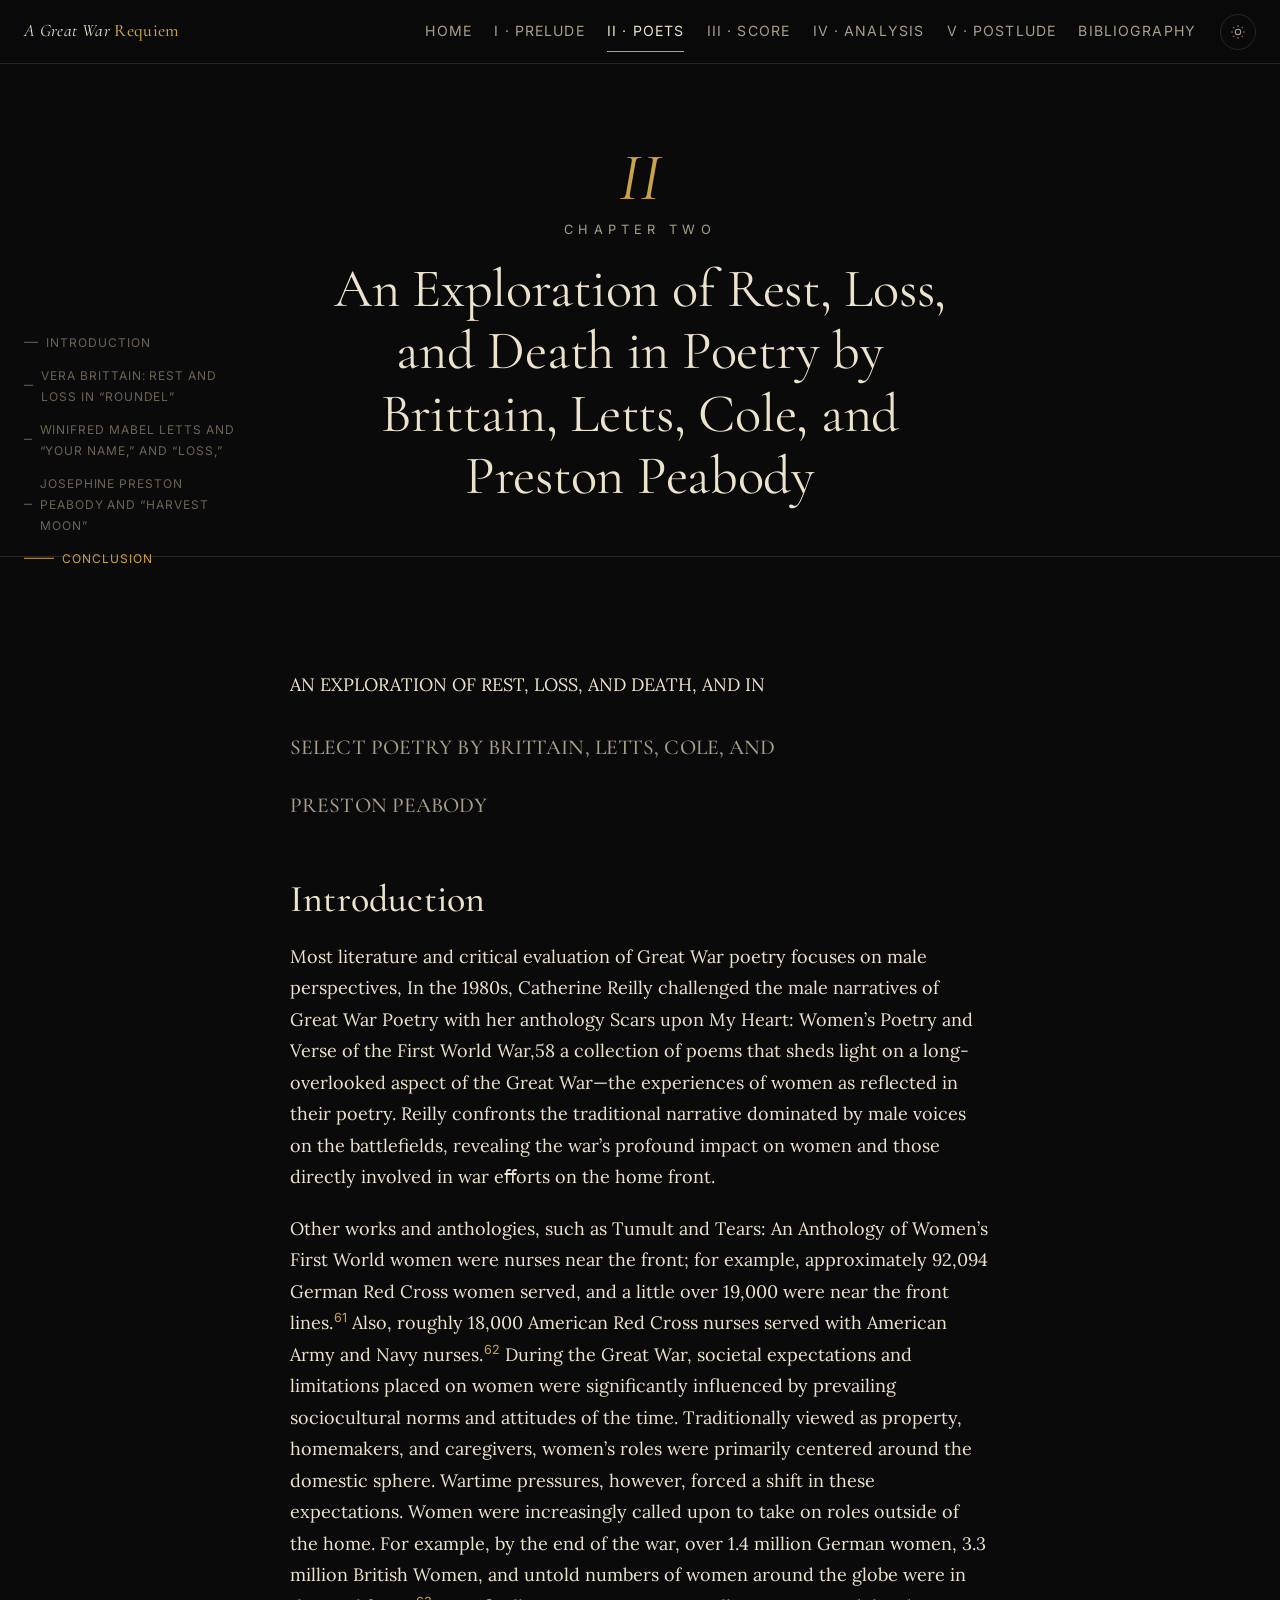
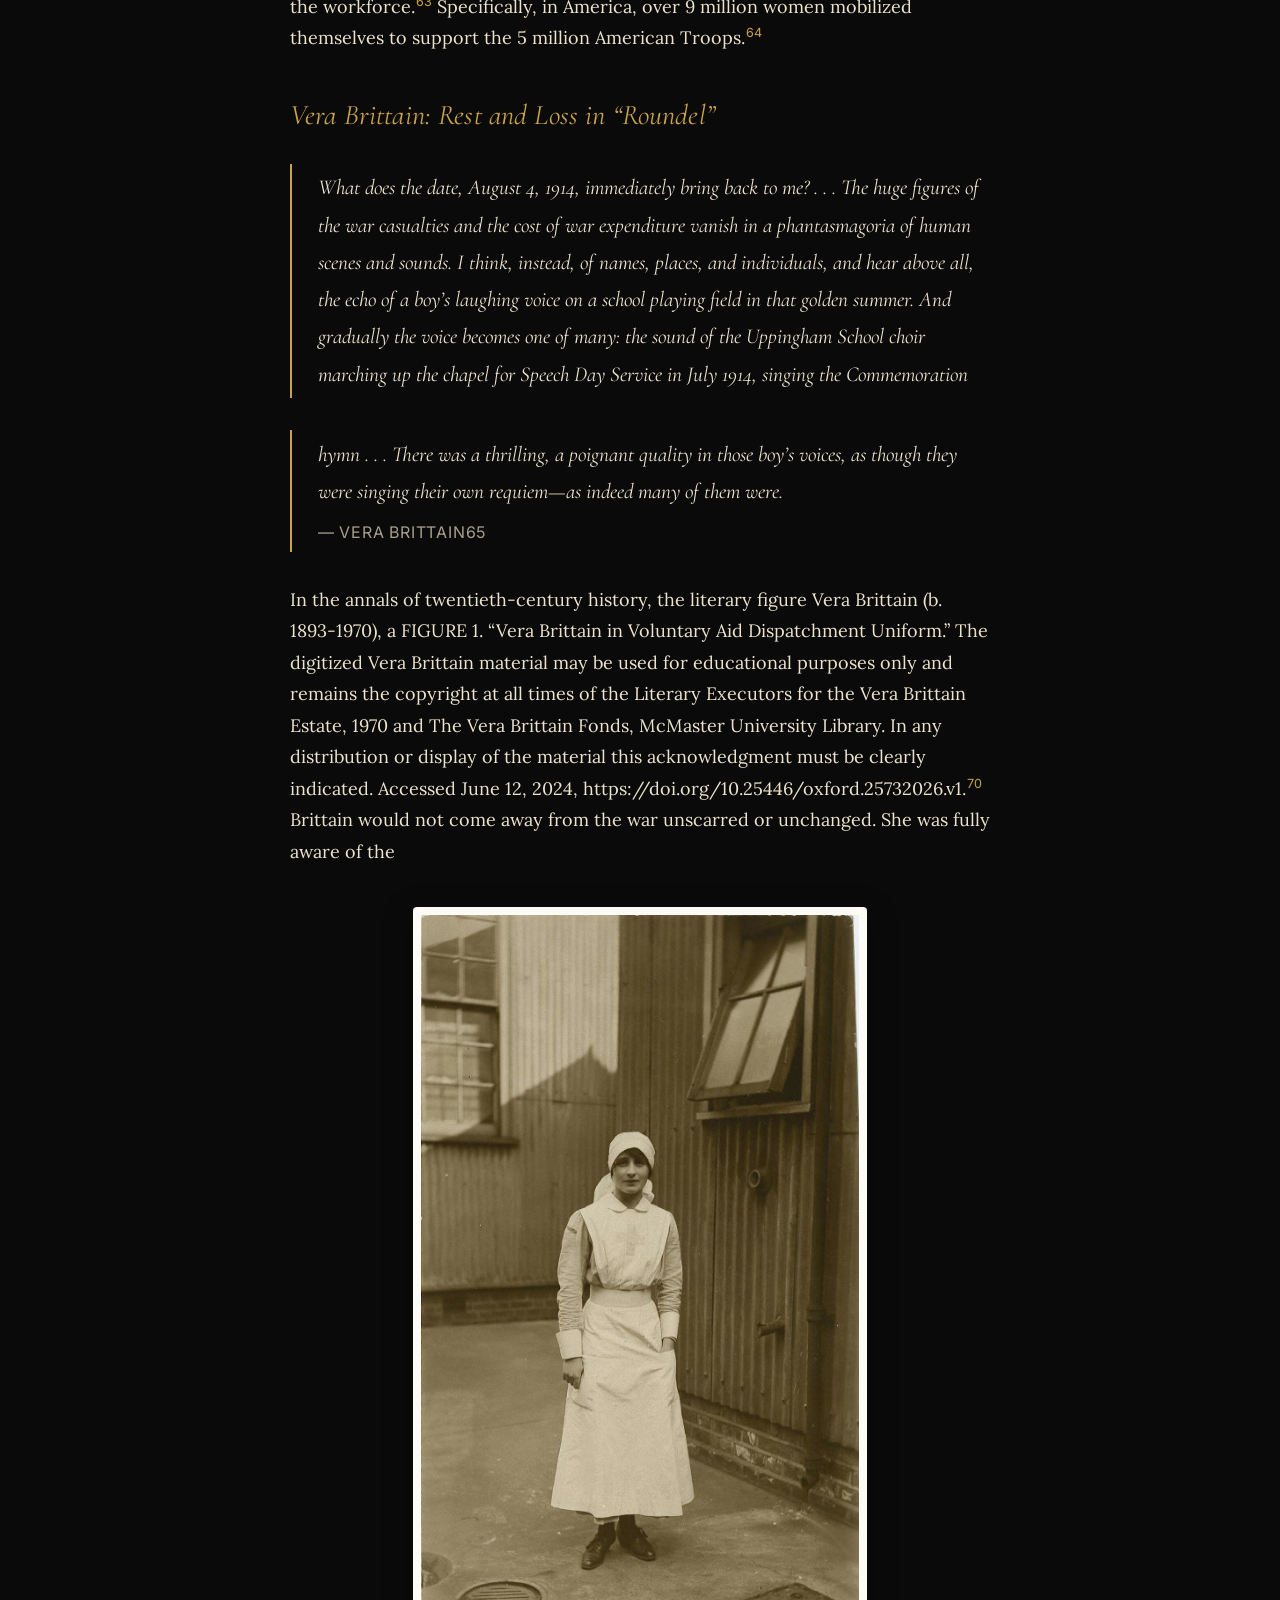
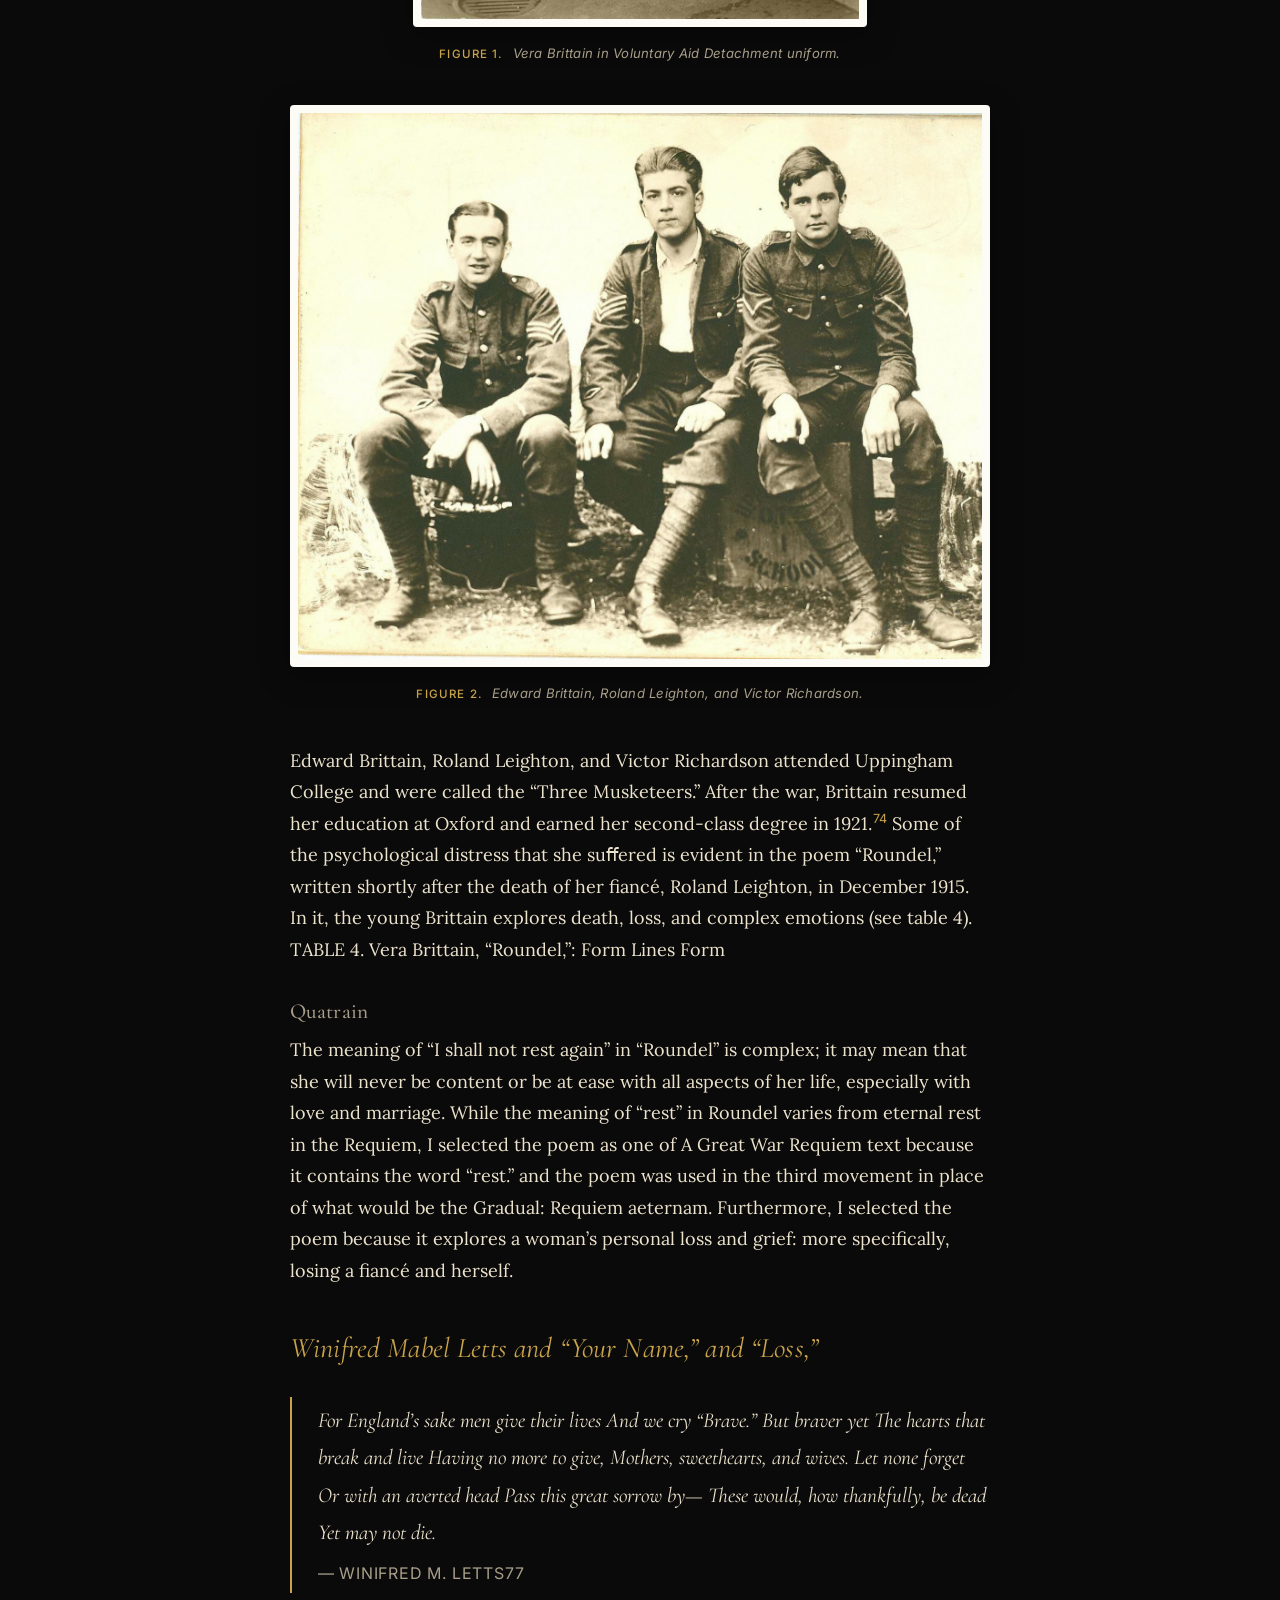
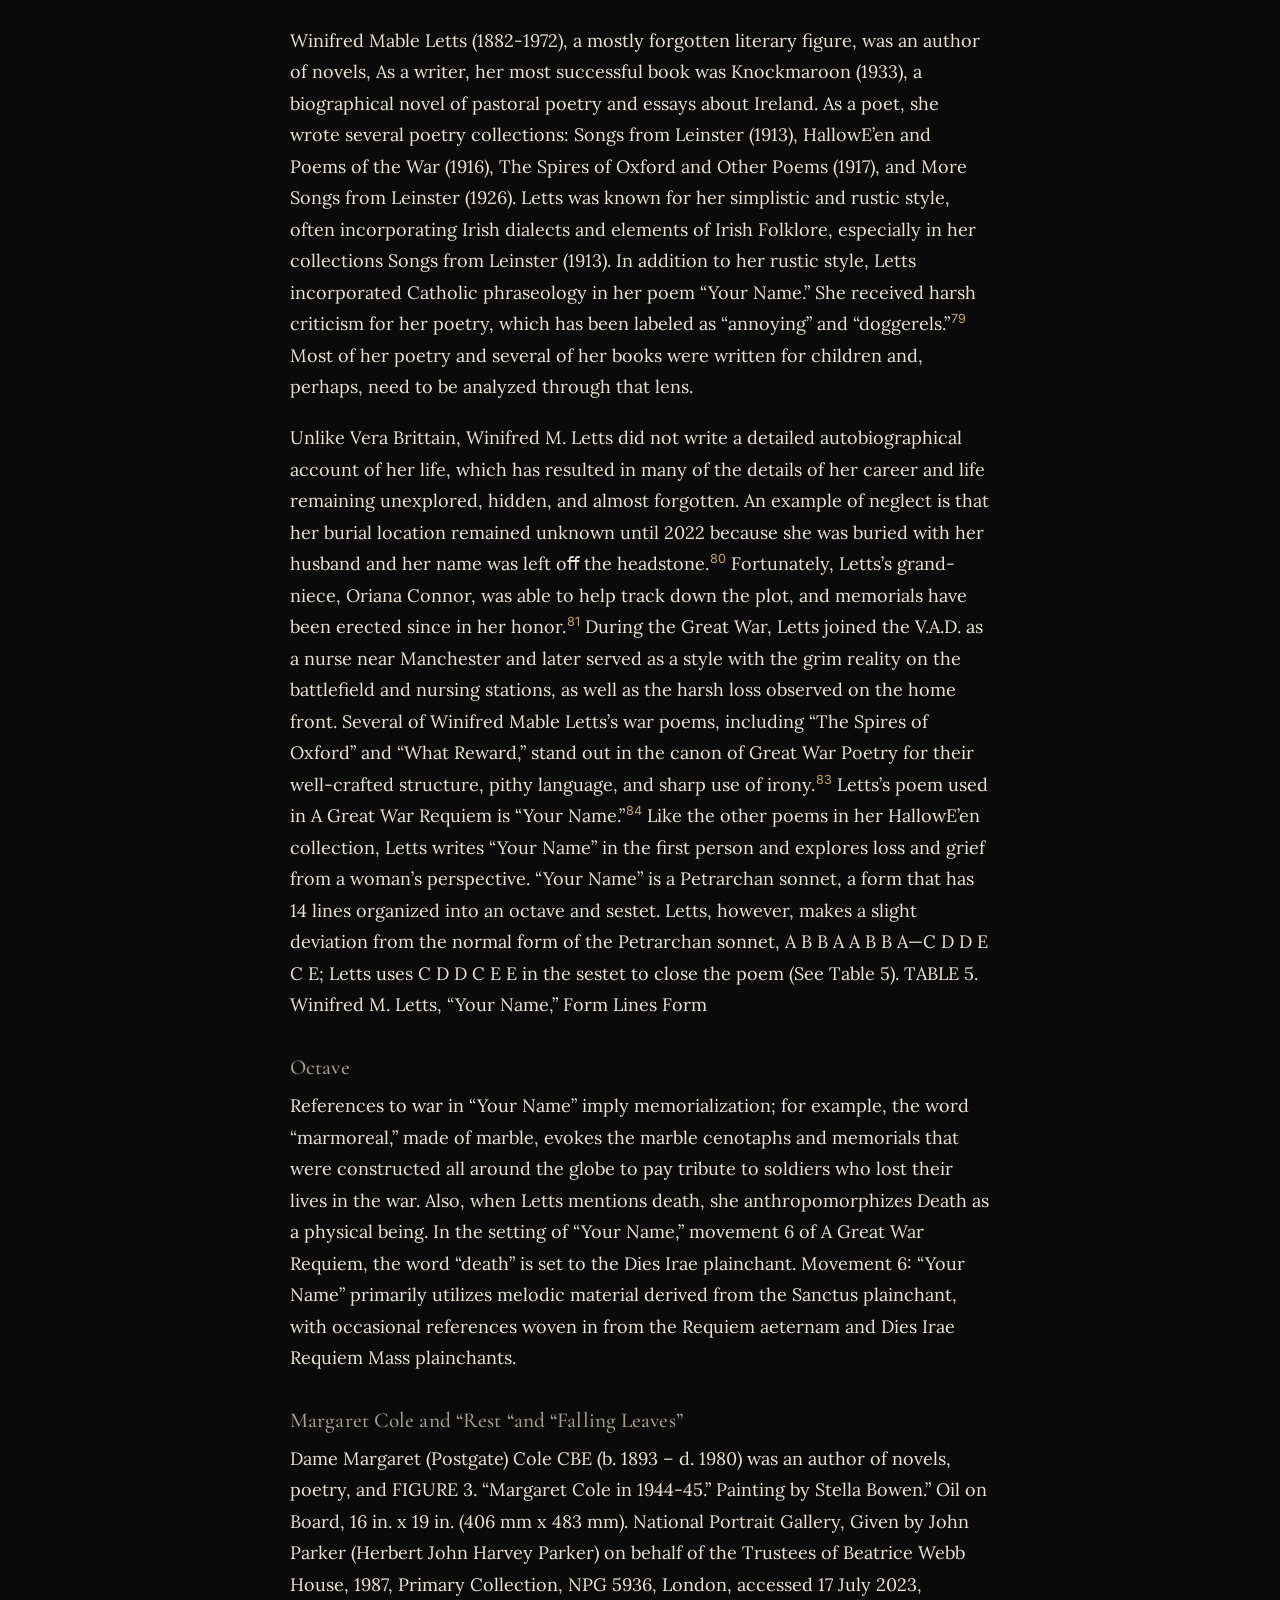
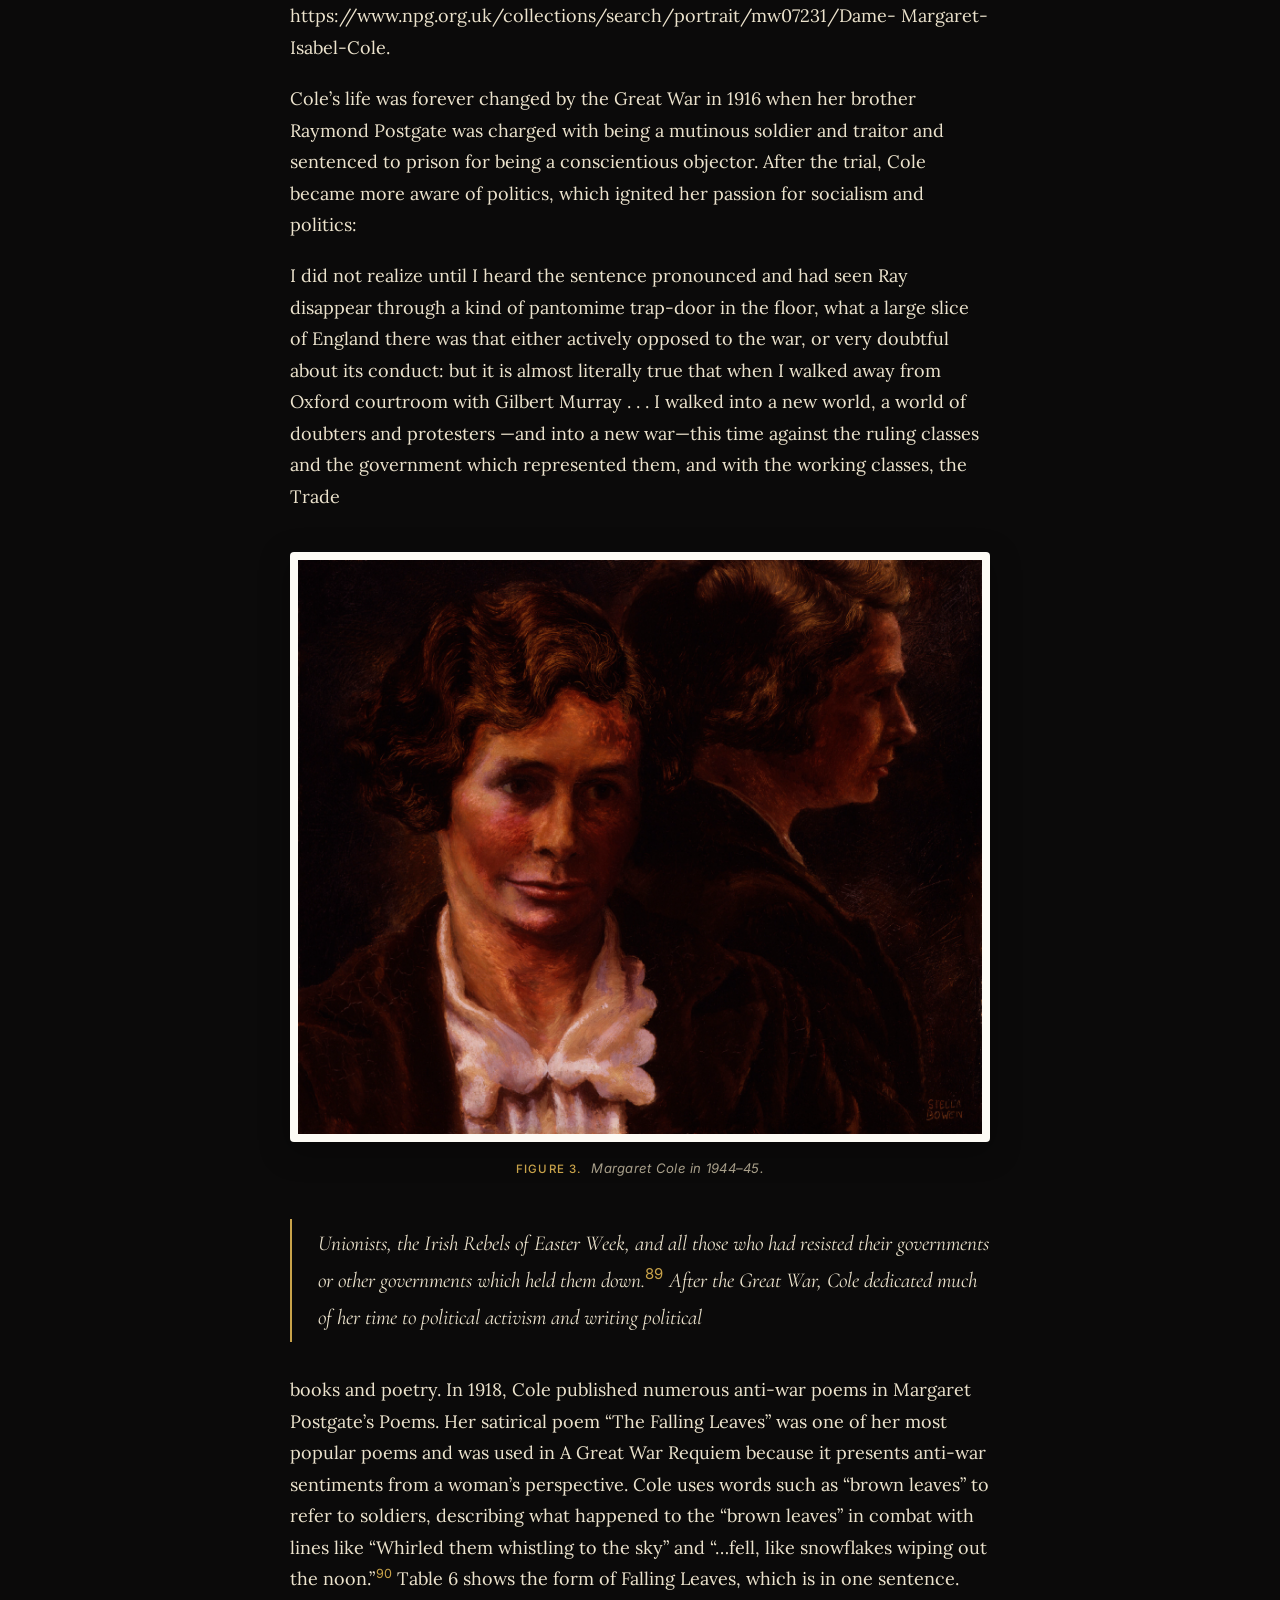
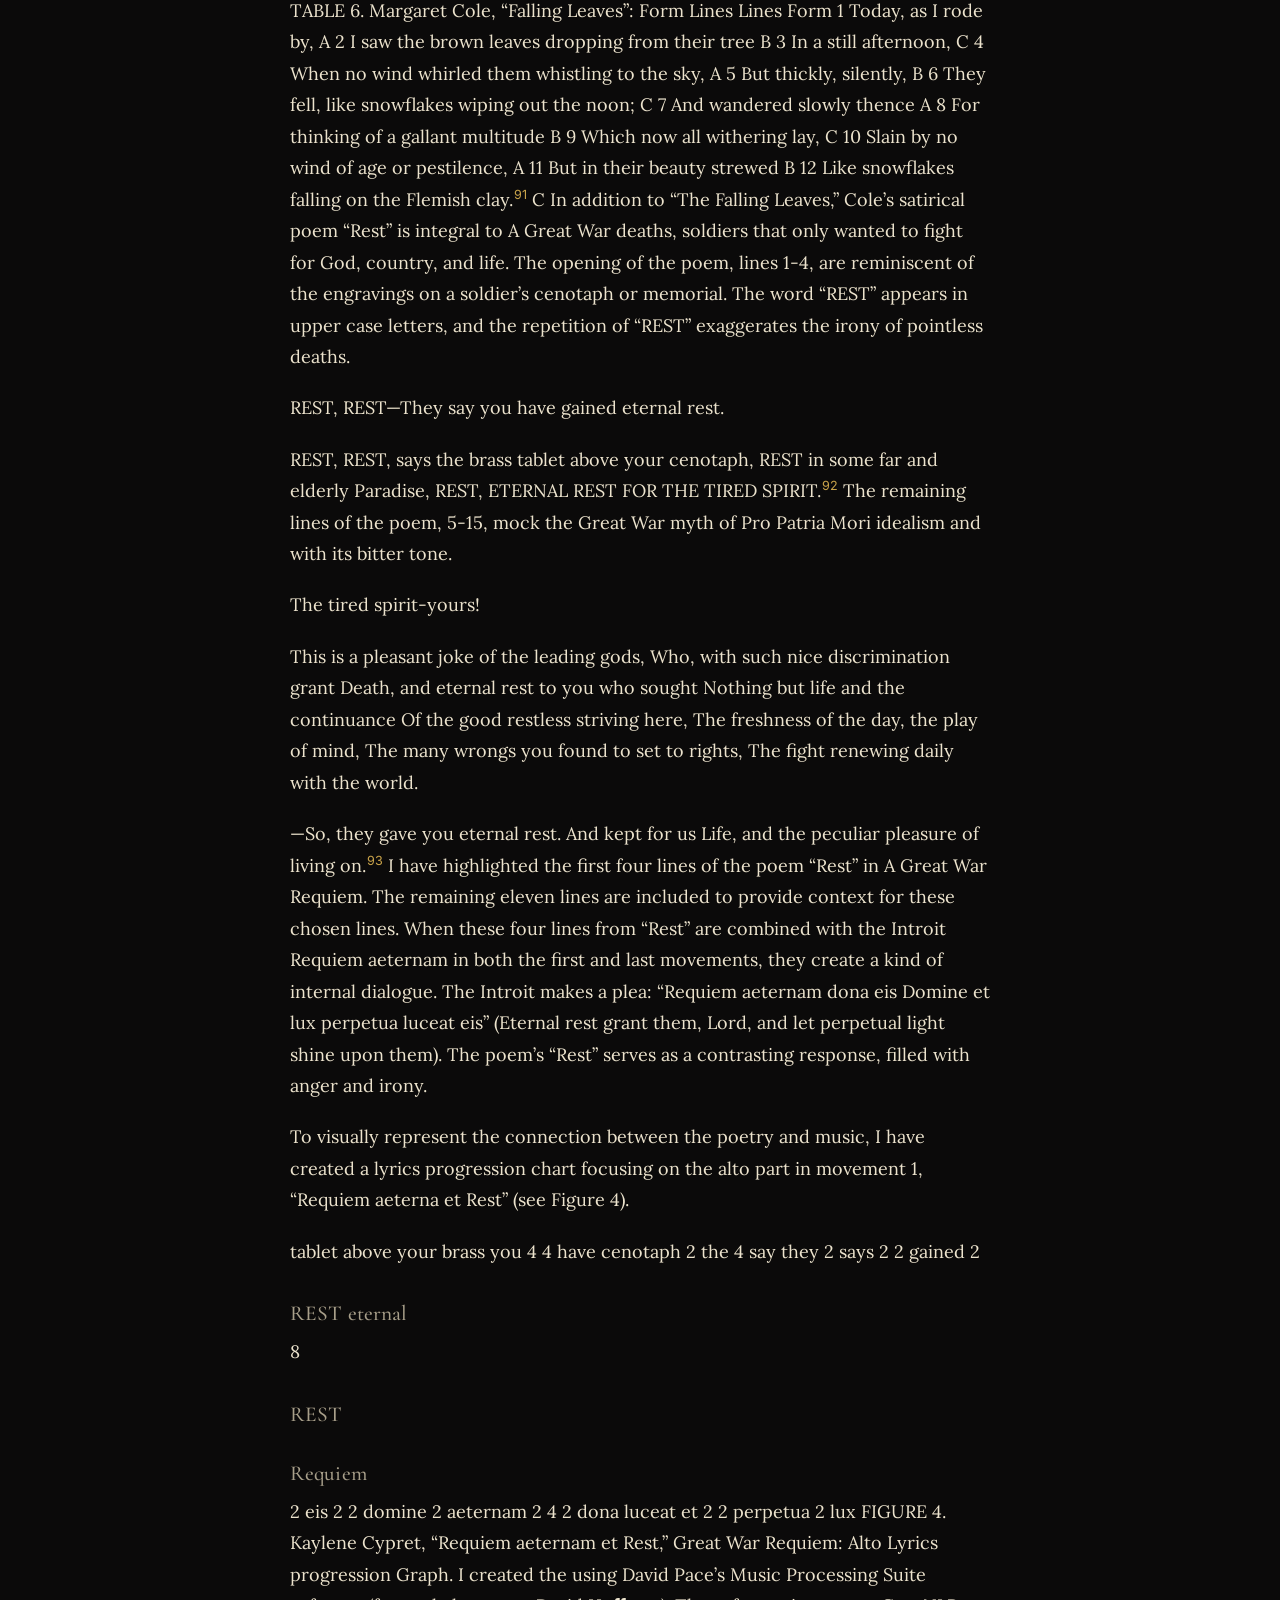
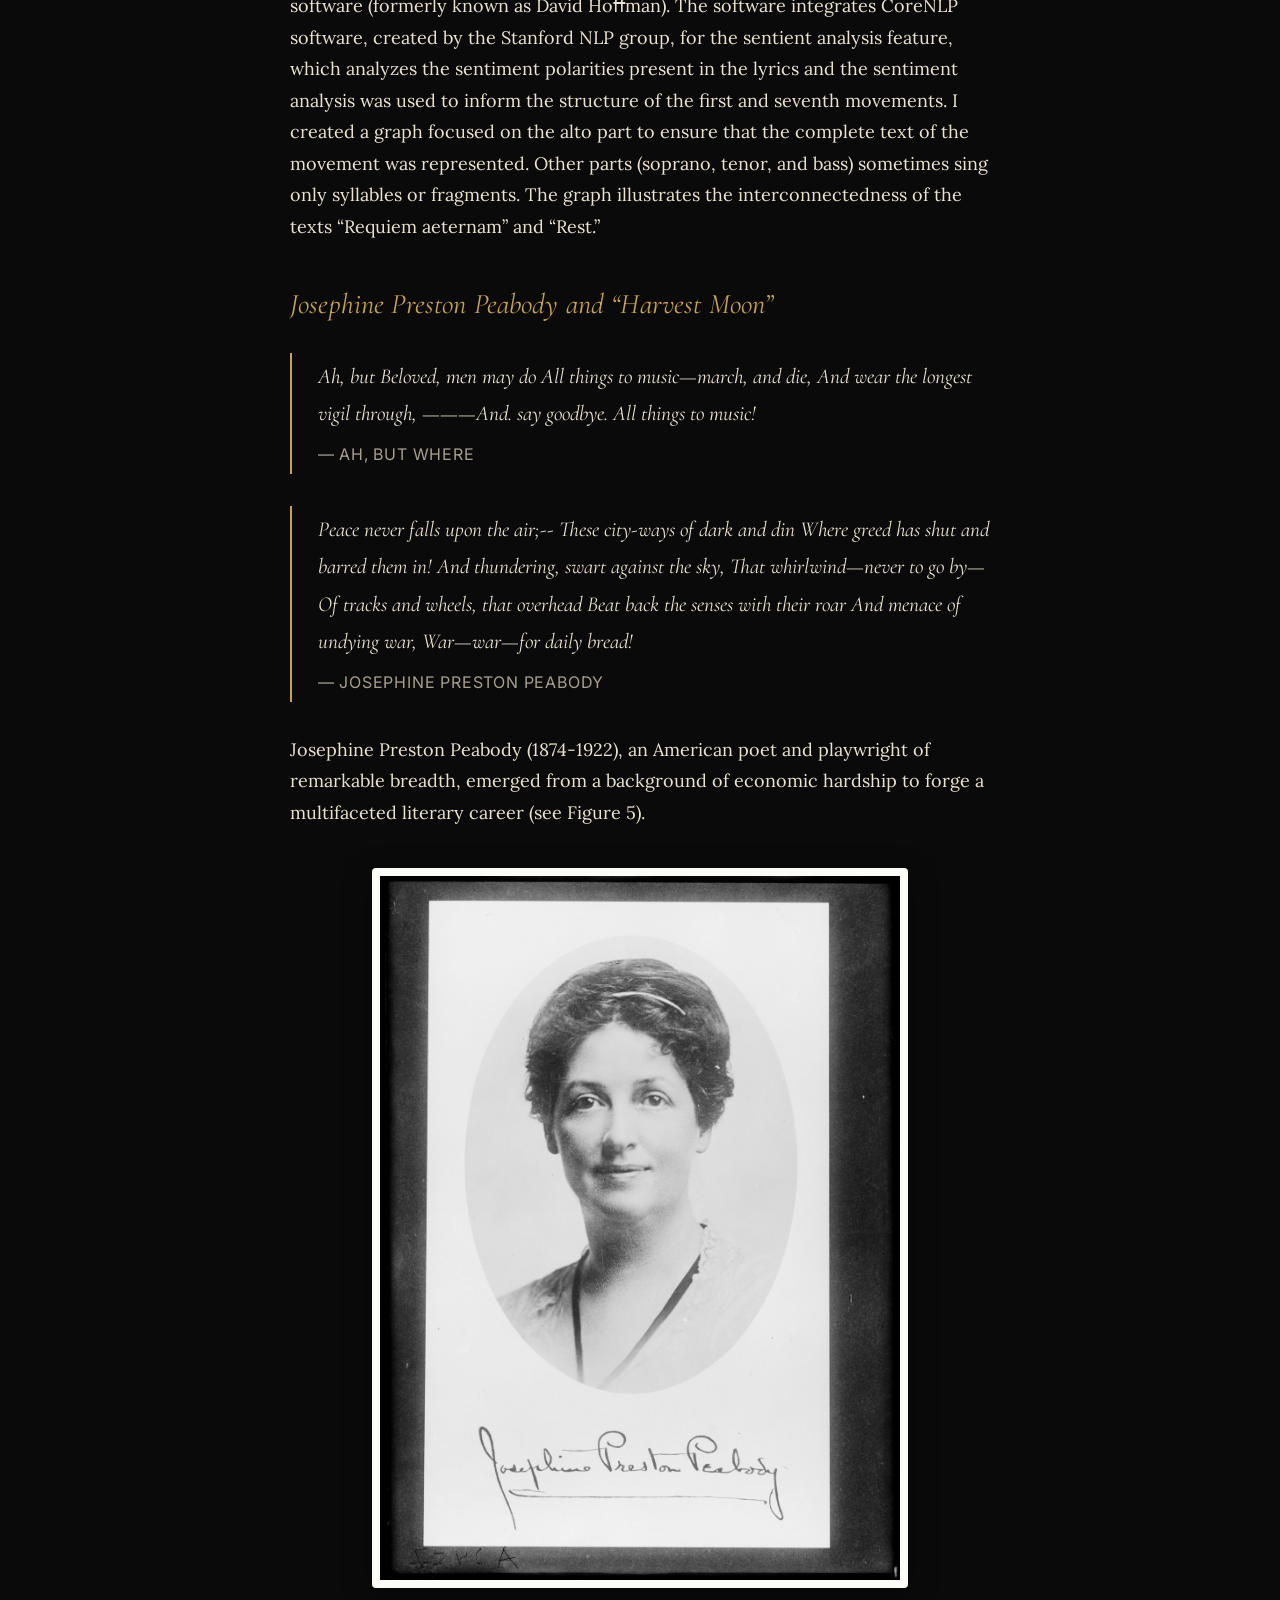
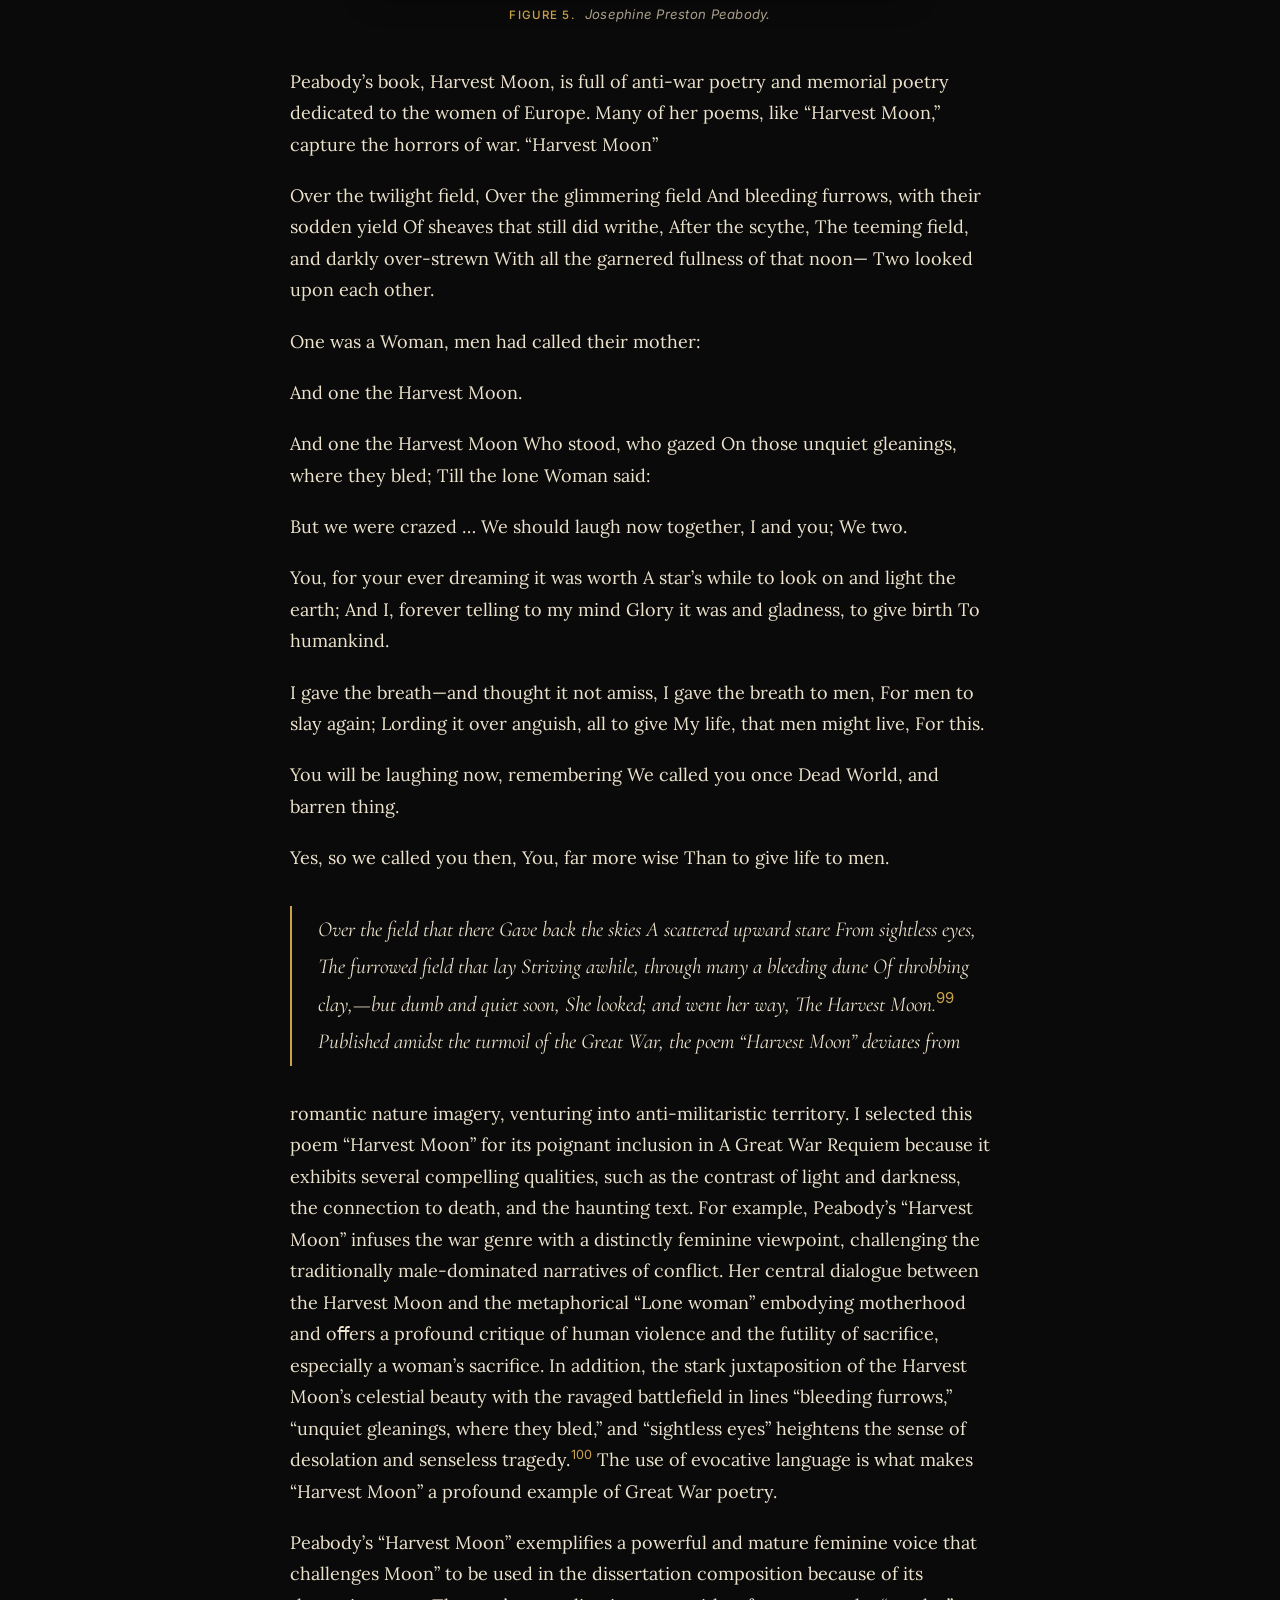
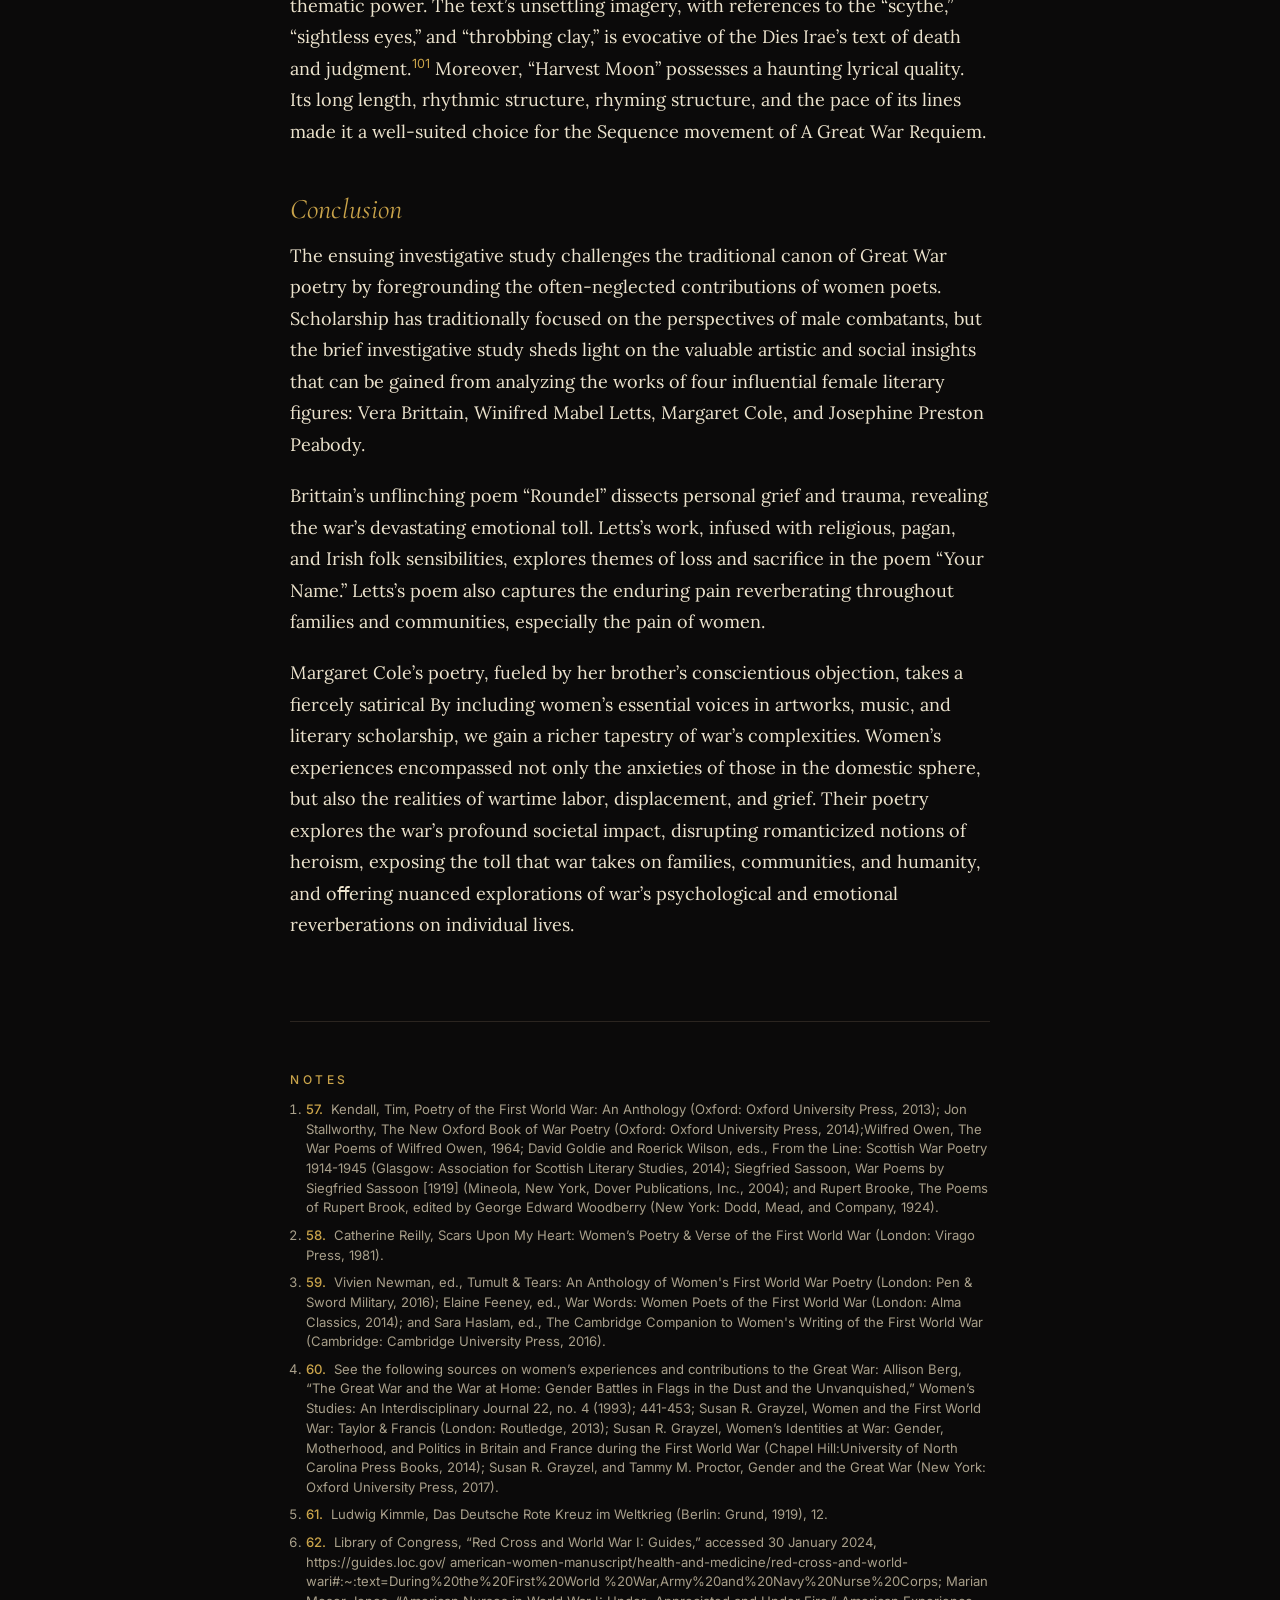
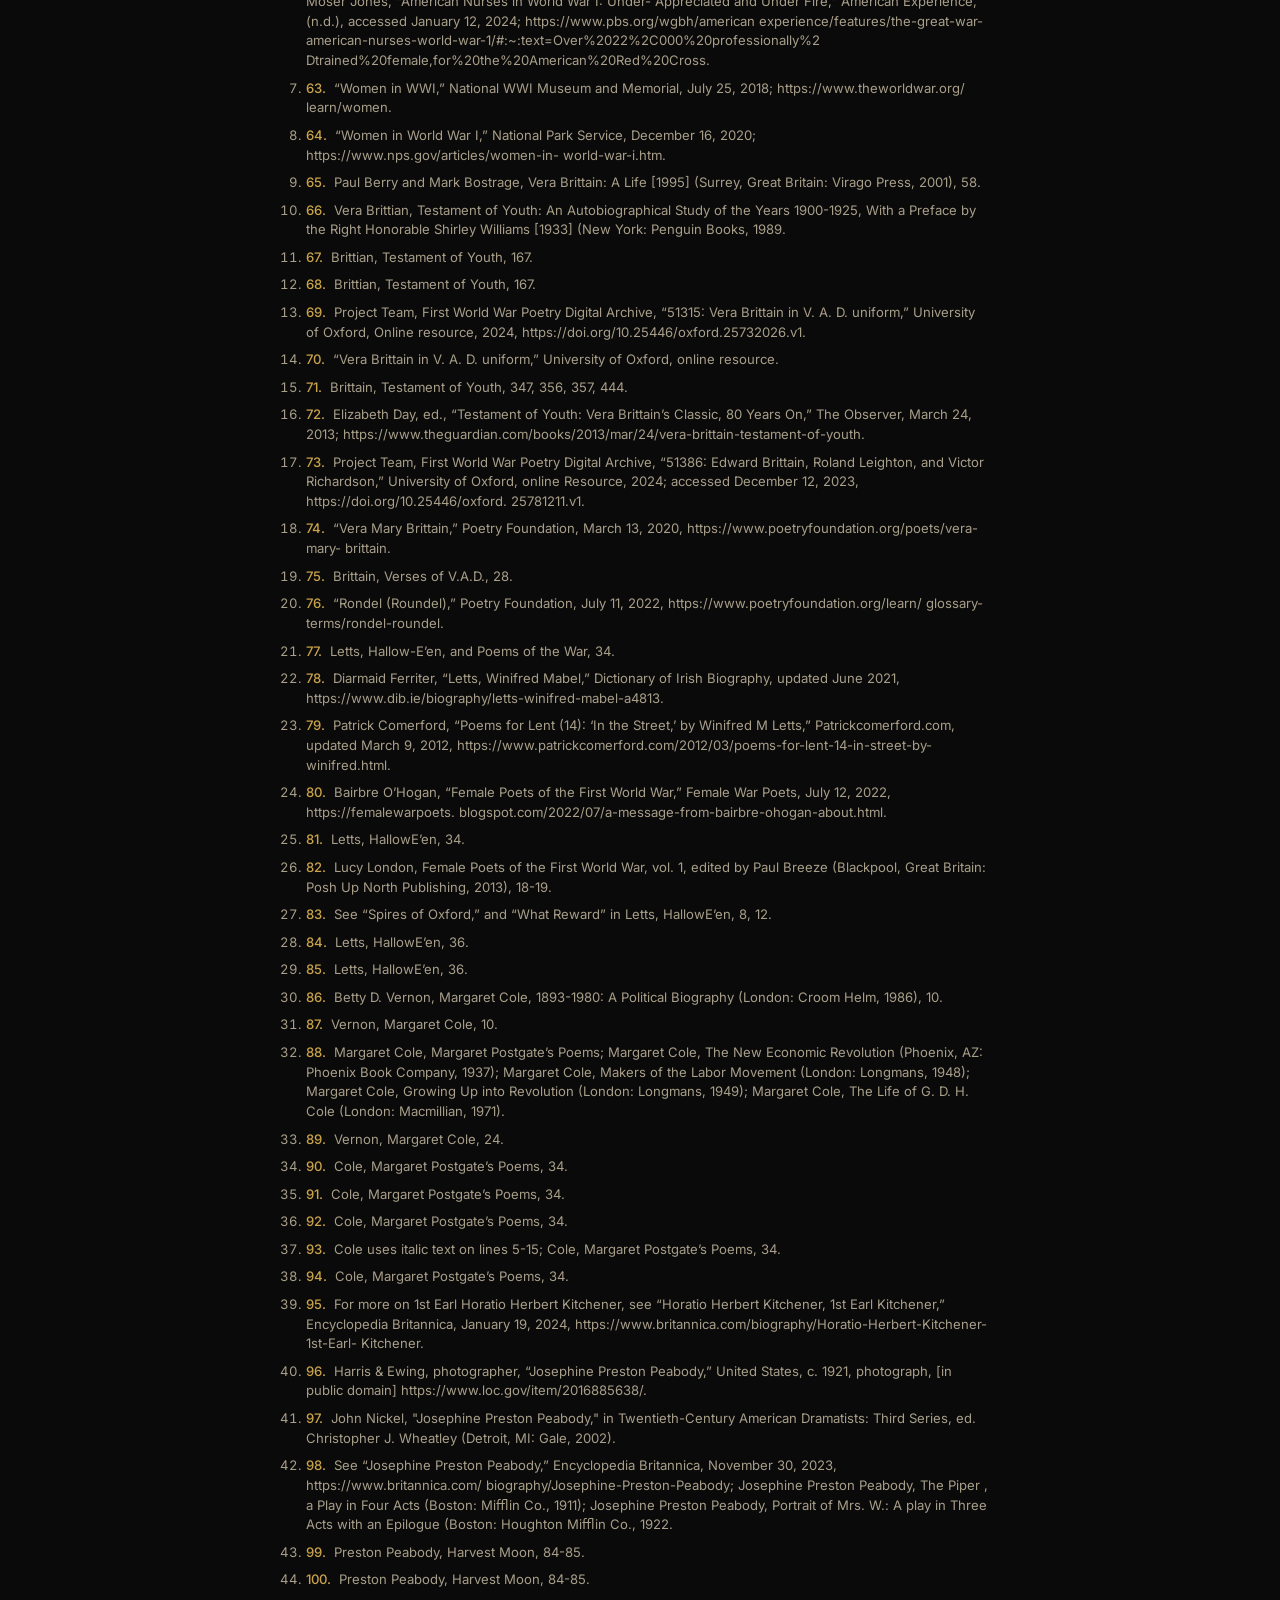
<file: chapters/chapter-2.html>
<!doctype html>
<html lang="en">
<head>
<meta charset="utf-8" />
<meta name="viewport" content="width=device-width, initial-scale=1" />
<title>Chapter II — An Exploration of Rest, Loss, and Death in Poetry by Brittain, Letts, Cole, and Preston Peabody · A Great War Requiem</title>
<meta name="description" content="Close readings and biographical vignettes of the four women poets whose voices animate the requiem." />
<link rel="preconnect" href="https://fonts.googleapis.com" />
<link rel="preconnect" href="https://fonts.gstatic.com" crossorigin />
<link href="https://fonts.googleapis.com/css2?family=Cormorant+Garamond:ital,wght@0,400;0,500;0,600;1,400;1,500&family=Lora:ital,wght@0,400;0,500;0,600;1,400&family=Inter:wght@400;500;600&display=swap" rel="stylesheet" />
<link rel="stylesheet" href="../assets/css/main.css" />
</head>
<body>

<nav class="nav" aria-label="Primary">
  <a class="nav__brand" href="../index.html"><em>A</em> Great War <strong>Requiem</strong></a>
  <button class="menu-toggle" data-menu-toggle aria-label="Toggle menu">
    <svg width="22" height="22" viewBox="0 0 24 24" fill="none" stroke="currentColor" stroke-width="1.8"><path d="M3 6h18M3 12h18M3 18h18"/></svg>
  </button>
  <div class="nav__links">
    <a href="../index.html">Home</a>
    <a href="chapter-1.html">I · Prelude</a>
    <a href="chapter-2.html" aria-current="page">II · Poets</a>
    <a href="chapter-3.html">III · Score</a>
    <a href="chapter-4.html">IV · Analysis</a>
    <a href="chapter-5.html">V · Postlude</a>
    <a href="../bibliography.html">Bibliography</a>
  </div>
  <button class="theme-toggle" data-theme-toggle aria-label="Toggle theme"></button>
</nav>
<div class="progress-bar"></div>

<aside class="toc-aside" aria-label="Sections">
  <ol>
    <li><a href="#sec-introduction">Introduction</a></li>
<li><a href="#sec-vera-brittain-rest-and-loss-in-roundel">Vera Brittain: Rest and Loss in “Roundel”</a></li>
<li><a href="#sec-winifred-mabel-letts-and-your-name-and-loss">Winifred Mabel Letts and “Your Name,” and “Loss,”</a></li>
<li><a href="#sec-josephine-preston-peabody-and-harvest-moon">Josephine Preston Peabody and “Harvest Moon”</a></li>
<li><a href="#sec-conclusion">Conclusion</a></li>
  </ol>
</aside>

<header class="chapter-head reveal">
  <p class="chapter-head__roman">II</p>
  <p class="chapter-head__kicker">Chapter Two</p>
  <h1 class="chapter-head__title">An Exploration of Rest, Loss, and Death in Poetry by Brittain, Letts, Cole, and Preston Peabody</h1>
</header>

<main class="reader">
<p>AN EXPLORATION OF REST, LOSS, AND DEATH, AND IN</p>
<h4>SELECT POETRY BY BRITTAIN, LETTS, COLE, AND</h4>
<h4>PRESTON PEABODY</h4>
<h2 id="sec-introduction">Introduction</h2>
<p>Most literature and critical evaluation of Great War poetry focuses on male perspectives, In the 1980s, Catherine Reilly challenged the male narratives of Great War Poetry with her anthology Scars upon My Heart: Women’s Poetry and Verse of the First World War,58 a collection of poems that sheds light on a long-overlooked aspect of the Great War—the experiences of women as reflected in their poetry. Reilly confronts the traditional narrative dominated by male voices on the battlefields, revealing the war’s profound impact on women and those directly involved in war eﬀorts on the home front.</p>
<p>Other works and anthologies, such as Tumult and Tears: An Anthology of Women’s First World women were nurses near the front; for example, approximately 92,094 German Red Cross women served, and a little over 19,000 were near the front lines.<button class="fnote" data-note="61" aria-label="Footnote 61">61</button> Also, roughly 18,000 American Red Cross nurses served with American Army and Navy nurses.<button class="fnote" data-note="62" aria-label="Footnote 62">62</button> During the Great War, societal expectations and limitations placed on women were significantly influenced by prevailing sociocultural norms and attitudes of the time. Traditionally viewed as property, homemakers, and caregivers, women’s roles were primarily centered around the domestic sphere. Wartime pressures, however, forced a shift in these expectations. Women were increasingly called upon to take on roles outside of the home. For example, by the end of the war, over 1.4 million German women, 3.3 million British Women, and untold numbers of women around the globe were in the workforce.<button class="fnote" data-note="63" aria-label="Footnote 63">63</button> Specifically, in America, over 9 million women mobilized themselves to support the 5 million American Troops.<button class="fnote" data-note="64" aria-label="Footnote 64">64</button></p>
<h3 id="sec-vera-brittain-rest-and-loss-in-roundel">Vera Brittain: Rest and Loss in “Roundel”</h3>
<blockquote>What does the date, August 4, 1914, immediately bring back to me? . . . The huge figures of the war casualties and the cost of war expenditure vanish in a phantasmagoria of human scenes and sounds. I think, instead, of names, places, and individuals, and hear above all, the echo of a boy’s laughing voice on a school playing field in that golden summer. And gradually the voice becomes one of many: the sound of the Uppingham School choir marching up the chapel for Speech Day Service in July 1914, singing the Commemoration</blockquote>
<blockquote>hymn . . . There was a thrilling, a poignant quality in those boy’s voices, as though they were singing their own requiem—as indeed many of them were.<cite>— Vera Brittain65</cite></blockquote>
<p>In the annals of twentieth-century history, the literary figure Vera Brittain (b. 1893-1970), a FIGURE 1. “Vera Brittain in Voluntary Aid Dispatchment Uniform.” The digitized Vera Brittain material may be used for educational purposes only and remains the copyright at all times of the Literary Executors for the Vera Brittain Estate, 1970 and The Vera Brittain Fonds, McMaster University Library. In any distribution or display of the material this acknowledgment must be clearly indicated. Accessed June 12, 2024, https://doi.org/10.25446/oxford.25732026.v1.<button class="fnote" data-note="70" aria-label="Footnote 70">70</button> Brittain would not come away from the war unscarred or unchanged. She was fully aware of the</p>
<figure class="reveal"><img src="../assets/figures/fig1-vera-brittain.jpg" alt="" loading="lazy"/><figcaption><strong>Figure 1.</strong> Vera Brittain in Voluntary Aid Detachment uniform.</figcaption></figure>
<figure class="reveal"><img src="../assets/figures/fig2-brittain-trio.jpg" alt="" loading="lazy"/><figcaption><strong>Figure 2.</strong> Edward Brittain, Roland Leighton, and Victor Richardson.</figcaption></figure>
<p>Edward Brittain, Roland Leighton, and Victor Richardson attended Uppingham College and were called the “Three Musketeers.” After the war, Brittain resumed her education at Oxford and earned her second-class degree in 1921.<button class="fnote" data-note="74" aria-label="Footnote 74">74</button> Some of the psychological distress that she suﬀered is evident in the poem “Roundel,” written shortly after the death of her fiancé, Roland Leighton, in December 1915. In it, the young Brittain explores death, loss, and complex emotions (see table 4). TABLE 4. Vera Brittain, “Roundel,”: Form Lines                                                        Form</p>
<h4>Quatrain</h4>
<p>The meaning of “I shall not rest again” in “Roundel” is complex; it may mean that she will never be content or be at ease with all aspects of her life, especially with love and marriage. While the meaning of “rest” in Roundel varies from eternal rest in the Requiem, I selected the poem as one of A Great War Requiem text because it contains the word “rest.” and the poem was used in the third movement in place of what would be the Gradual: Requiem aeternam. Furthermore, I selected the poem because it explores a woman’s personal loss and grief: more specifically, losing a fiancé and herself.</p>
<h3 id="sec-winifred-mabel-letts-and-your-name-and-loss">Winifred Mabel Letts and “Your Name,” and “Loss,”</h3>
<blockquote>For England’s sake men give their lives And we cry “Brave.” But braver yet The hearts that break and live Having no more to give, Mothers, sweethearts, and wives. Let none forget Or with an averted head Pass this great sorrow by— These would, how thankfully, be dead Yet may not die.<cite>— Winifred M. Letts77</cite></blockquote>
<p>Winifred Mable Letts (1882-1972), a mostly forgotten literary figure, was an author of novels, As a writer, her most successful book was Knockmaroon (1933), a biographical novel of pastoral poetry and essays about Ireland. As a poet, she wrote several poetry collections: Songs from Leinster (1913), HallowE’en and Poems of the War (1916), The Spires of Oxford and Other Poems (1917), and More Songs from Leinster (1926). Letts was known for her simplistic and rustic style, often incorporating Irish dialects and elements of Irish Folklore, especially in her collections Songs from Leinster (1913). In addition to her rustic style, Letts incorporated Catholic phraseology in her poem “Your Name.” She received harsh criticism for her poetry, which has been labeled as “annoying” and “doggerels.”<button class="fnote" data-note="79" aria-label="Footnote 79">79</button> Most of her poetry and several of her books were written for children and, perhaps, need to be analyzed through that lens.</p>
<p>Unlike Vera Brittain, Winifred M. Letts did not write a detailed autobiographical account of her life, which has resulted in many of the details of her career and life remaining unexplored, hidden, and almost forgotten. An example of neglect is that her burial location remained unknown until 2022 because she was buried with her husband and her name was left oﬀ the headstone.<button class="fnote" data-note="80" aria-label="Footnote 80">80</button> Fortunately, Letts’s grand-niece, Oriana Connor, was able to help track down the plot, and memorials have been erected since in her honor.<button class="fnote" data-note="81" aria-label="Footnote 81">81</button> During the Great War, Letts joined the V.A.D. as a nurse near Manchester and later served as a style with the grim reality on the battlefield and nursing stations, as well as the harsh loss observed on the home front. Several of Winifred Mable Letts’s war poems, including “The Spires of Oxford” and “What Reward,” stand out in the canon of Great War Poetry for their well-crafted structure, pithy language, and sharp use of irony.<button class="fnote" data-note="83" aria-label="Footnote 83">83</button> Letts’s poem used in A Great War Requiem is “Your Name.”<button class="fnote" data-note="84" aria-label="Footnote 84">84</button> Like the other poems in her HallowE’en collection, Letts writes “Your Name” in the first person and explores loss and grief from a woman’s perspective. “Your Name” is a Petrarchan sonnet, a form that has 14 lines organized into an octave and sestet. Letts, however, makes a slight deviation from the normal form of the Petrarchan sonnet, A B B A A B B A—C D D E C E; Letts uses C D D C E E in the sestet to close the poem (See Table 5). TABLE 5. Winifred M. Letts, “Your Name,” Form Lines                                                               Form</p>
<h4>Octave</h4>
<p>References to war in “Your Name” imply memorialization; for example, the word “marmoreal,” made of marble, evokes the marble cenotaphs and memorials that were constructed all around the globe to pay tribute to soldiers who lost their lives in the war. Also, when Letts mentions death, she anthropomorphizes Death as a physical being. In the setting of “Your Name,” movement 6 of A Great War Requiem, the word “death” is set to the Dies Irae plainchant. Movement 6: “Your Name” primarily utilizes melodic material derived from the Sanctus plainchant, with occasional references woven in from the Requiem aeternam and Dies Irae Requiem Mass plainchants.</p>
<h4>Margaret Cole and “Rest “and “Falling Leaves”</h4>
<p>Dame Margaret (Postgate) Cole CBE (b. 1893 – d. 1980) was an author of novels, poetry, and FIGURE 3. “Margaret Cole in 1944-45.” Painting by Stella Bowen.” Oil on Board, 16 in. x 19 in. (406 mm x 483 mm). National Portrait Gallery, Given by John Parker (Herbert John Harvey Parker) on behalf of the Trustees of Beatrice Webb House, 1987, Primary Collection, NPG 5936, London, accessed 17 July 2023, https://www.npg.org.uk/collections/search/portrait/mw07231/Dame- Margaret-Isabel-Cole.</p>
<p>Cole’s life was forever changed by the Great War in 1916 when her brother Raymond Postgate was charged with being a mutinous soldier and traitor and sentenced to prison for being a conscientious objector. After the trial, Cole became more aware of politics, which ignited her passion for socialism and politics:</p>
<p>I did not realize until I heard the sentence pronounced and had seen Ray disappear through a kind of pantomime trap-door in the floor, what a large slice of England there was that either actively opposed to the war, or very doubtful about its conduct: but it is almost literally true that when I walked away from Oxford courtroom with Gilbert Murray . . . I walked into a new world, a world of doubters and protesters —and into a new war—this time against the ruling classes and the government which represented them, and with the working classes, the Trade</p>
<figure class="reveal"><img src="../assets/figures/fig3-margaret-cole.png" alt="" loading="lazy"/><figcaption><strong>Figure 3.</strong> Margaret Cole in 1944–45.</figcaption></figure>
<blockquote>Unionists, the Irish Rebels of Easter Week, and all those who had resisted their governments or other governments which held them down.<button class="fnote" data-note="89" aria-label="Footnote 89">89</button> After the Great War, Cole dedicated much of her time to political activism and writing political</blockquote>
<p>books and poetry. In 1918, Cole published numerous anti-war poems in Margaret Postgate’s Poems. Her satirical poem “The Falling Leaves” was one of her most popular poems and was used in A Great War Requiem because it presents anti-war sentiments from a woman’s perspective. Cole uses words such as “brown leaves” to refer to soldiers, describing what happened to the “brown leaves” in combat with lines like “Whirled them whistling to the sky” and “…fell, like snowflakes wiping out the noon.”<button class="fnote" data-note="90" aria-label="Footnote 90">90</button> Table 6 shows the form of Falling Leaves, which is in one sentence. TABLE 6. Margaret Cole, “Falling Leaves”: Form Lines   Lines                                                         Form 1       Today, as I rode by,                                           A 2       I saw the brown leaves dropping from their tree                 B 3       In a still afternoon,                                          C 4       When no wind whirled them whistling to the sky,                A 5       But thickly, silently,                                          B 6       They fell, like snowflakes wiping out the noon;                C 7       And wandered slowly thence                                     A 8       For thinking of a gallant multitude                             B 9       Which now all withering lay,                                   C 10      Slain by no wind of age or pestilence,                         A 11      But in their beauty strewed                                     B 12      Like snowflakes falling on the Flemish clay.<button class="fnote" data-note="91" aria-label="Footnote 91">91</button>                 C In addition to “The Falling Leaves,” Cole’s satirical poem “Rest” is integral to A Great War deaths, soldiers that only wanted to fight for God, country, and life. The opening of the poem, lines 1-4, are reminiscent of the engravings on a soldier’s cenotaph or memorial. The word “REST” appears in upper case letters, and the repetition of “REST” exaggerates the irony of pointless deaths.</p>
<p>REST, REST—They say you have gained eternal rest.</p>
<p>REST, REST, says the brass tablet above your cenotaph, REST in some far and elderly Paradise, REST, ETERNAL REST FOR THE TIRED SPIRIT.<button class="fnote" data-note="92" aria-label="Footnote 92">92</button> The remaining lines of the poem, 5-15, mock the Great War myth of Pro Patria Mori idealism and with its bitter tone.</p>
<p>The tired spirit-yours!</p>
<p>This is a pleasant joke of the leading gods, Who, with such nice discrimination grant Death, and eternal rest to you who sought Nothing but life and the continuance Of the good restless striving here, The freshness of the day, the play of mind, The many wrongs you found to set to rights, The fight renewing daily with the world.</p>
<p>—So, they gave you eternal rest. And kept for us Life, and the peculiar pleasure of living on.<button class="fnote" data-note="93" aria-label="Footnote 93">93</button> I have highlighted the first four lines of the poem “Rest” in A Great War Requiem. The remaining eleven lines are included to provide context for these chosen lines. When these four lines from “Rest” are combined with the Introit Requiem aeternam in both the first and last movements, they create a kind of internal dialogue. The Introit makes a plea: “Requiem aeternam dona eis Domine et lux perpetua luceat eis” (Eternal rest grant them, Lord, and let perpetual light shine upon them). The poem’s “Rest” serves as a contrasting response, filled with anger and irony.</p>
<p>To visually represent the connection between the poetry and music, I have created a lyrics progression chart focusing on the alto part in movement 1, “Requiem aeterna et Rest” (see Figure 4).</p>
<p>tablet                   above your brass                                                                                                                              you 4 4 have cenotaph                                   2 the                                                                                       4                say they                         2 says                                   2 2               gained 2</p>
<h4>REST                eternal</h4>
<p>8</p>
<h4>REST</h4>
<h4>Requiem</h4>
<p>2 eis 2 2 domine                    2                                        aeternam 2 4 2                                                    dona luceat et 2 2 perpetua 2 lux FIGURE 4. Kaylene Cypret, “Requiem aeternam et Rest,” Great War Requiem: Alto Lyrics progression Graph. I created the using David Pace’s Music Processing Suite software (formerly known as David Hoﬀman). The software integrates CoreNLP software, created by the Stanford NLP group, for the sentient analysis feature, which analyzes the sentiment polarities present in the lyrics and the sentiment analysis was used to inform the structure of the first and seventh movements. I created a graph focused on the alto part to ensure that the complete text of the movement was represented. Other parts (soprano, tenor, and bass) sometimes sing only syllables or fragments. The graph illustrates the interconnectedness of the texts “Requiem aeternam” and “Rest.”</p>
<h3 id="sec-josephine-preston-peabody-and-harvest-moon">Josephine Preston Peabody and “Harvest Moon”</h3>
<blockquote>Ah, but Beloved, men may do All things to music—march, and die, And wear the longest vigil through, ———And. say goodbye. All things to music!<cite>— Ah, but where</cite></blockquote>
<blockquote>Peace never falls upon the air;-- These city-ways of dark and din Where greed has shut and barred them in! And thundering, swart against the sky, That whirlwind—never to go by— Of tracks and wheels, that overhead Beat back the senses with their roar And menace of undying war, War—war—for daily bread!<cite>— Josephine Preston Peabody</cite></blockquote>
<p>Josephine Preston Peabody (1874-1922), an American poet and playwright of remarkable breadth, emerged from a background of economic hardship to forge a multifaceted literary career (see Figure 5).</p>
<figure class="reveal"><img src="../assets/figures/fig5-peabody.jpg" alt="" loading="lazy"/><figcaption><strong>Figure 5.</strong> Josephine Preston Peabody.</figcaption></figure>
<p>Peabody’s book, Harvest Moon, is full of anti-war poetry and memorial poetry dedicated to the women of Europe. Many of her poems, like “Harvest Moon,” capture the horrors of war. “Harvest Moon”</p>
<p>Over the twilight field, Over the glimmering field And bleeding furrows, with their sodden yield Of sheaves that still did writhe, After the scythe, The teeming field, and darkly over-strewn With all the garnered fullness of that noon— Two looked upon each other.</p>
<p>One was a Woman, men had called their mother:</p>
<p>And one the Harvest Moon.</p>
<p>And one the Harvest Moon Who stood, who gazed On those unquiet gleanings, where they bled; Till the lone Woman said:</p>
<p>But we were crazed … We should laugh now together, I and you; We two.</p>
<p>You, for your ever dreaming it was worth A star’s while to look on and light the earth; And I, forever telling to my mind Glory it was and gladness, to give birth To humankind.</p>
<p>I gave the breath—and thought it not amiss, I gave the breath to men, For men to slay again; Lording it over anguish, all to give My life, that men might live, For this.</p>
<p>You will be laughing now, remembering We called you once Dead World, and barren thing.</p>
<p>Yes, so we called you then, You, far more wise Than to give life to men.</p>
<blockquote>Over the field that there Gave back the skies A scattered upward stare From sightless eyes, The furrowed field that lay Striving awhile, through many a bleeding dune Of throbbing clay,—but dumb and quiet soon, She looked; and went her way, The Harvest Moon.<button class="fnote" data-note="99" aria-label="Footnote 99">99</button> Published amidst the turmoil of the Great War, the poem “Harvest Moon” deviates from</blockquote>
<p>romantic nature imagery, venturing into anti-militaristic territory. I selected this poem “Harvest Moon” for its poignant inclusion in A Great War Requiem because it exhibits several compelling qualities, such as the contrast of light and darkness, the connection to death, and the haunting text. For example, Peabody’s “Harvest Moon” infuses the war genre with a distinctly feminine viewpoint, challenging the traditionally male-dominated narratives of conflict. Her central dialogue between the Harvest Moon and the metaphorical “Lone woman” embodying motherhood and oﬀers a profound critique of human violence and the futility of sacrifice, especially a woman’s sacrifice. In addition, the stark juxtaposition of the Harvest Moon’s celestial beauty with the ravaged battlefield in lines “bleeding furrows,” “unquiet gleanings, where they bled,” and “sightless eyes” heightens the sense of desolation and senseless tragedy.<button class="fnote" data-note="100" aria-label="Footnote 100">100</button> The use of evocative language is what makes “Harvest Moon” a profound example of Great War poetry.</p>
<p>Peabody’s “Harvest Moon” exemplifies a powerful and mature feminine voice that challenges Moon” to be used in the dissertation composition because of its thematic power. The text’s unsettling imagery, with references to the “scythe,” “sightless eyes,” and “throbbing clay,” is evocative of the Dies Irae’s text of death and judgment.<button class="fnote" data-note="101" aria-label="Footnote 101">101</button> Moreover, “Harvest Moon” possesses a haunting lyrical quality. Its long length, rhythmic structure, rhyming structure, and the pace of its lines made it a well-suited choice for the Sequence movement of A Great War Requiem.</p>
<h3 id="sec-conclusion">Conclusion</h3>
<p>The ensuing investigative study challenges the traditional canon of Great War poetry by foregrounding the often-neglected contributions of women poets. Scholarship has traditionally focused on the perspectives of male combatants, but the brief investigative study sheds light on the valuable artistic and social insights that can be gained from analyzing the works of four influential female literary figures: Vera Brittain, Winifred Mabel Letts, Margaret Cole, and Josephine Preston Peabody.</p>
<p>Brittain’s unflinching poem “Roundel” dissects personal grief and trauma, revealing the war’s devastating emotional toll. Letts’s work, infused with religious, pagan, and Irish folk sensibilities, explores themes of loss and sacrifice in the poem “Your Name.” Letts’s poem also captures the enduring pain reverberating throughout families and communities, especially the pain of women.</p>
<p>Margaret Cole’s poetry, fueled by her brother’s conscientious objection, takes a fiercely satirical By including women’s essential voices in artworks, music, and literary scholarship, we gain a richer tapestry of war’s complexities. Women’s experiences encompassed not only the anxieties of those in the domestic sphere, but also the realities of wartime labor, displacement, and grief. Their poetry explores the war’s profound societal impact, disrupting romanticized notions of heroism, exposing the toll that war takes on families, communities, and humanity, and oﬀering nuanced explorations of war’s psychological and emotional reverberations on individual lives.</p>
<section class="footnotes" aria-label="Footnotes"><h4>Notes</h4><ol>
<li id="fn-57"><span class="fn-num">57.</span> Kendall, Tim, Poetry of the First World War: An Anthology (Oxford: Oxford University Press, 2013); Jon Stallworthy, The New Oxford Book of War Poetry (Oxford: Oxford University Press, 2014);Wilfred Owen, The War Poems of Wilfred Owen, 1964; David Goldie and Roerick Wilson, eds., From the Line: Scottish War Poetry 1914-1945 (Glasgow: Association for Scottish Literary Studies, 2014); Siegfried Sassoon, War Poems by Siegfried Sassoon [1919] (Mineola, New York, Dover Publications, Inc., 2004); and Rupert Brooke, The Poems of Rupert Brook, edited by George Edward Woodberry (New York: Dodd, Mead, and Company, 1924).</li>
<li id="fn-58"><span class="fn-num">58.</span> Catherine Reilly, Scars Upon My Heart: Women’s Poetry &amp; Verse of the First World War (London: Virago Press, 1981).</li>
<li id="fn-59"><span class="fn-num">59.</span> Vivien Newman, ed., Tumult &amp; Tears: An Anthology of Women&#x27;s First World War Poetry (London: Pen &amp; Sword Military, 2016); Elaine Feeney, ed., War Words: Women Poets of the First World War (London: Alma Classics, 2014); and Sara Haslam, ed., The Cambridge Companion to Women&#x27;s Writing of the First World War (Cambridge: Cambridge University Press, 2016).</li>
<li id="fn-60"><span class="fn-num">60.</span> See the following sources on women’s experiences and contributions to the Great War: Allison Berg, “The Great War and the War at Home: Gender Battles in Flags in the Dust and the Unvanquished,” Women’s Studies: An Interdisciplinary Journal 22, no. 4 (1993); 441-453; Susan R. Grayzel, Women and the First World War: Taylor &amp; Francis (London: Routledge, 2013); Susan R. Grayzel, Women’s Identities at War: Gender, Motherhood, and Politics in Britain and France during the First World War (Chapel Hill:University of North Carolina Press Books, 2014); Susan R. Grayzel, and Tammy M. Proctor, Gender and the Great War (New York: Oxford University Press, 2017).</li>
<li id="fn-61"><span class="fn-num">61.</span> Ludwig Kimmle, Das Deutsche Rote Kreuz im Weltkrieg (Berlin: Grund, 1919), 12.</li>
<li id="fn-62"><span class="fn-num">62.</span> Library of Congress, “Red Cross and World War I: Guides,” accessed 30 January 2024, https://guides.loc.gov/ american-women-manuscript/health-and-medicine/red-cross-and-world-wari#:~:text=During%20the%20First%20World %20War,Army%20and%20Navy%20Nurse%20Corps; Marian Moser Jones, “American Nurses in World War I: Under- Appreciated and Under Fire,” American Experience, (n.d.), accessed January 12, 2024; https://www.pbs.org/wgbh/american experience/features/the-great-war-american-nurses-world-war-1/#:~:text=Over%2022%2C000%20professionally%2 Dtrained%20female,for%20the%20American%20Red%20Cross.</li>
<li id="fn-63"><span class="fn-num">63.</span> “Women in WWI,” National WWI Museum and Memorial, July 25, 2018; https://www.theworldwar.org/ learn/women.</li>
<li id="fn-64"><span class="fn-num">64.</span> “Women in World War I,” National Park Service, December 16, 2020; https://www.nps.gov/articles/women-in- world-war-i.htm.</li>
<li id="fn-65"><span class="fn-num">65.</span> Paul Berry and Mark Bostrage, Vera Brittain: A Life [1995] (Surrey, Great Britain: Virago Press, 2001), 58.</li>
<li id="fn-66"><span class="fn-num">66.</span> Vera Brittian, Testament of Youth: An Autobiographical Study of the Years 1900-1925, With a Preface by the Right Honorable Shirley Williams [1933] (New York: Penguin Books, 1989.</li>
<li id="fn-67"><span class="fn-num">67.</span> Brittian, Testament of Youth, 167.</li>
<li id="fn-68"><span class="fn-num">68.</span> Brittian, Testament of Youth, 167.</li>
<li id="fn-69"><span class="fn-num">69.</span> Project Team, First World War Poetry Digital Archive, “51315: Vera Brittain in V. A. D. uniform,” University of Oxford, Online resource, 2024, https://doi.org/10.25446/oxford.25732026.v1.</li>
<li id="fn-70"><span class="fn-num">70.</span> “Vera Brittain in V. A. D. uniform,” University of Oxford, online resource.</li>
<li id="fn-71"><span class="fn-num">71.</span> Brittain, Testament of Youth, 347, 356, 357, 444.</li>
<li id="fn-72"><span class="fn-num">72.</span> Elizabeth Day, ed., “Testament of Youth: Vera Brittain’s Classic, 80 Years On,” The Observer, March 24, 2013; https://www.theguardian.com/books/2013/mar/24/vera-brittain-testament-of-youth.</li>
<li id="fn-73"><span class="fn-num">73.</span> Project Team, First World War Poetry Digital Archive, “51386: Edward Brittain, Roland Leighton, and Victor Richardson,” University of Oxford, online Resource, 2024; accessed December 12, 2023, https://doi.org/10.25446/oxford. 25781211.v1.</li>
<li id="fn-74"><span class="fn-num">74.</span> “Vera Mary Brittain,” Poetry Foundation, March 13, 2020, https://www.poetryfoundation.org/poets/vera-mary- brittain.</li>
<li id="fn-75"><span class="fn-num">75.</span> Brittain, Verses of V.A.D., 28.</li>
<li id="fn-76"><span class="fn-num">76.</span> “Rondel (Roundel),” Poetry Foundation, July 11, 2022, https://www.poetryfoundation.org/learn/ glossary- terms/rondel-roundel.</li>
<li id="fn-77"><span class="fn-num">77.</span> Letts, Hallow-E’en, and Poems of the War, 34.</li>
<li id="fn-78"><span class="fn-num">78.</span> Diarmaid Ferriter, “Letts, Winifred Mabel,” Dictionary of Irish Biography, updated June 2021, https://www.dib.ie/biography/letts-winifred-mabel-a4813.</li>
<li id="fn-79"><span class="fn-num">79.</span> Patrick Comerford, “Poems for Lent (14): ‘In the Street,’ by Winifred M Letts,” Patrickcomerford.com, updated March 9, 2012, https://www.patrickcomerford.com/2012/03/poems-for-lent-14-in-street-by-winifred.html.</li>
<li id="fn-80"><span class="fn-num">80.</span> Bairbre O’Hogan, “Female Poets of the First World War,” Female War Poets, July 12, 2022, https://femalewarpoets. blogspot.com/2022/07/a-message-from-bairbre-ohogan-about.html.</li>
<li id="fn-81"><span class="fn-num">81.</span> Letts, HallowE’en, 34.</li>
<li id="fn-82"><span class="fn-num">82.</span> Lucy London, Female Poets of the First World War, vol. 1, edited by Paul Breeze (Blackpool, Great Britain: Posh Up North Publishing, 2013), 18-19.</li>
<li id="fn-83"><span class="fn-num">83.</span> See “Spires of Oxford,” and “What Reward” in Letts, HallowE’en, 8, 12.</li>
<li id="fn-84"><span class="fn-num">84.</span> Letts, HallowE’en, 36.</li>
<li id="fn-85"><span class="fn-num">85.</span> Letts, HallowE’en, 36.</li>
<li id="fn-86"><span class="fn-num">86.</span> Betty D. Vernon, Margaret Cole, 1893-1980: A Political Biography (London: Croom Helm, 1986), 10.</li>
<li id="fn-87"><span class="fn-num">87.</span> Vernon, Margaret Cole, 10.</li>
<li id="fn-88"><span class="fn-num">88.</span> Margaret Cole, Margaret Postgate’s Poems; Margaret Cole, The New Economic Revolution (Phoenix, AZ: Phoenix Book Company, 1937); Margaret Cole, Makers of the Labor Movement (London: Longmans, 1948); Margaret Cole, Growing Up into Revolution (London: Longmans, 1949); Margaret Cole, The Life of G. D. H. Cole (London: Macmillian, 1971).</li>
<li id="fn-89"><span class="fn-num">89.</span> Vernon, Margaret Cole, 24.</li>
<li id="fn-90"><span class="fn-num">90.</span> Cole, Margaret Postgate’s Poems, 34.</li>
<li id="fn-91"><span class="fn-num">91.</span> Cole, Margaret Postgate’s Poems, 34.</li>
<li id="fn-92"><span class="fn-num">92.</span> Cole, Margaret Postgate’s Poems, 34.</li>
<li id="fn-93"><span class="fn-num">93.</span> Cole uses italic text on lines 5-15; Cole, Margaret Postgate’s Poems, 34.</li>
<li id="fn-94"><span class="fn-num">94.</span> Cole, Margaret Postgate’s Poems, 34.</li>
<li id="fn-95"><span class="fn-num">95.</span> For more on 1st Earl Horatio Herbert Kitchener, see “Horatio Herbert Kitchener, 1st Earl Kitchener,” Encyclopedia Britannica, January 19, 2024, https://www.britannica.com/biography/Horatio-Herbert-Kitchener-1st-Earl- Kitchener.</li>
<li id="fn-96"><span class="fn-num">96.</span> Harris &amp; Ewing, photographer, “Josephine Preston Peabody,” United States, c. 1921, photograph, [in public domain] https://www.loc.gov/item/2016885638/.</li>
<li id="fn-97"><span class="fn-num">97.</span> John Nickel, &quot;Josephine Preston Peabody,&quot; in Twentieth-Century American Dramatists: Third Series, ed. Christopher J. Wheatley (Detroit, MI: Gale, 2002).</li>
<li id="fn-98"><span class="fn-num">98.</span> See “Josephine Preston Peabody,” Encyclopedia Britannica, November 30, 2023, https://www.britannica.com/ biography/Josephine-Preston-Peabody; Josephine Preston Peabody, The Piper , a Play in Four Acts (Boston: Miﬄin Co., 1911); Josephine Preston Peabody, Portrait of Mrs. W.: A play in Three Acts with an Epilogue (Boston: Houghton Miﬄin Co., 1922.</li>
<li id="fn-99"><span class="fn-num">99.</span> Preston Peabody, Harvest Moon, 84-85.</li>
<li id="fn-100"><span class="fn-num">100.</span> Preston Peabody, Harvest Moon, 84-85.</li>
<li id="fn-101"><span class="fn-num">101.</span> Preston Peabody, Harvest Moon, 84.</li>
</ol></section>
</main>

<nav class="chapter-nav" aria-label="Chapter navigation">
  <a class="prev" href="chapter-1.html"><span class="label">← Chapter I</span><span class="title">Prelude to a Great War Requiem</span></a>
  <a class="next" href="chapter-3.html"><span class="label">Chapter III →</span><span class="title">Text, Instrumentation, and Score</span></a>
</nav>

<footer class="site-footer">
  <p class="dedication">In memory of Tammy Tallacksen Cypret and Wendall Cypret.</p>
  <p>© 2024 Kaylene Cypret · University of Northern Colorado · Doctor of Arts in Music Composition</p>
</footer>

<script src="../assets/js/main.js"></script>
</body>
</html>
</file>
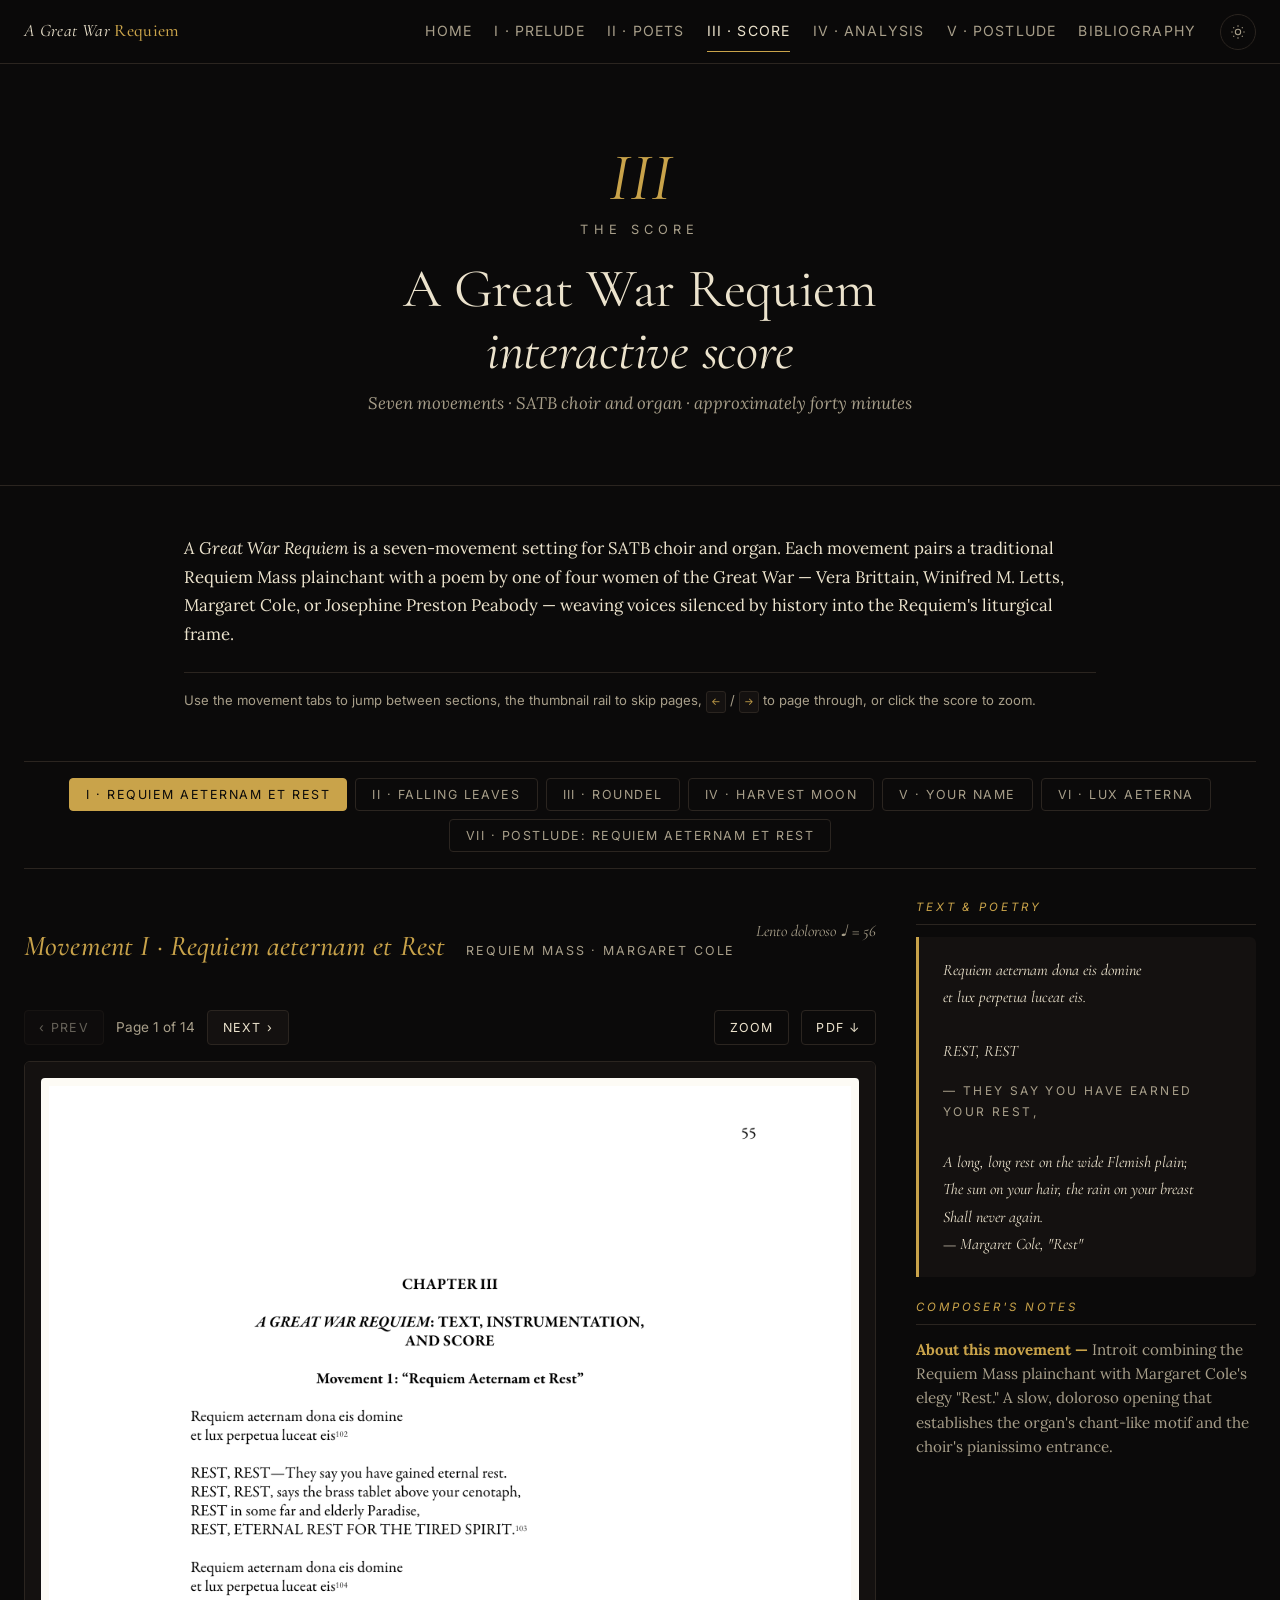
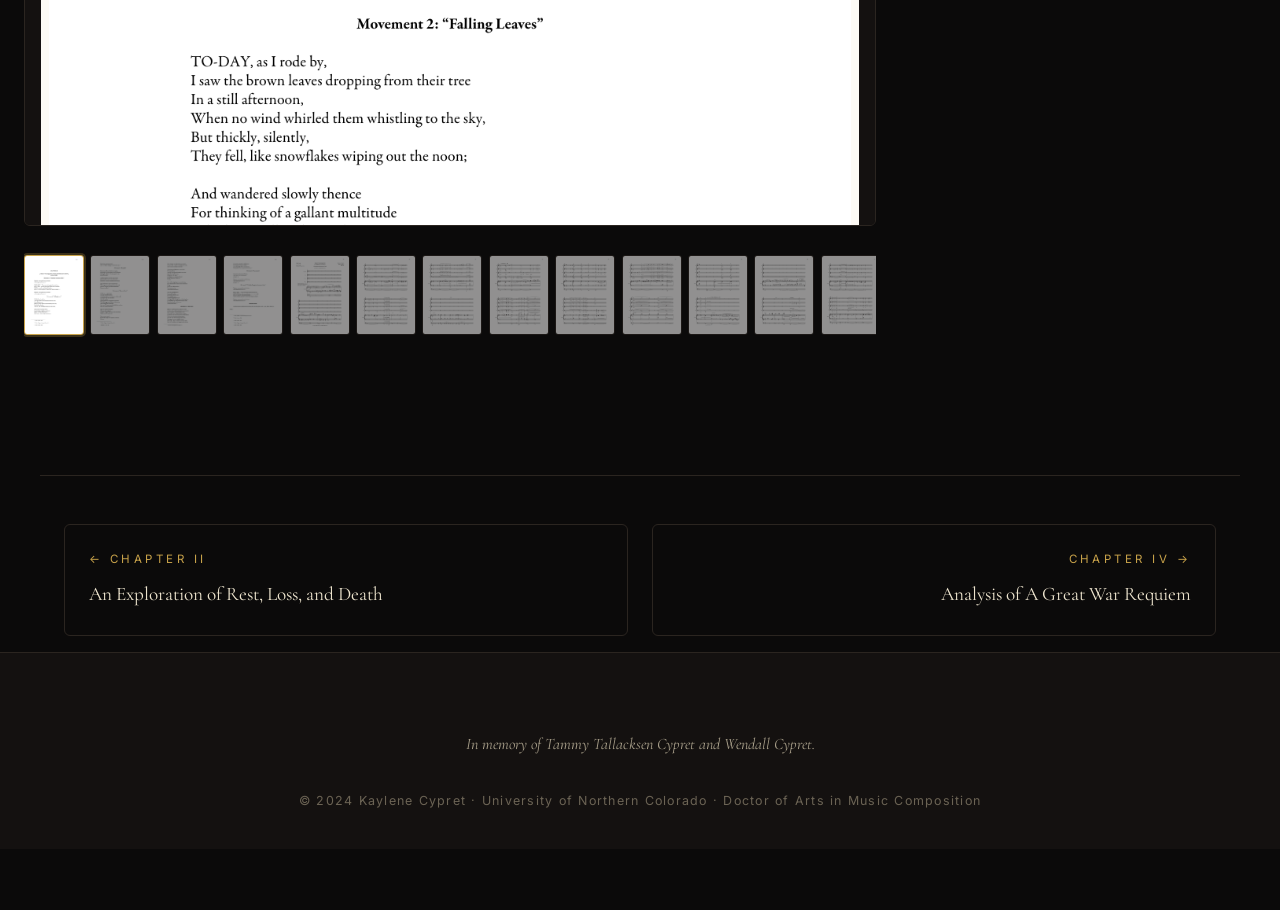
<file: chapters/chapter-3.html>
<!doctype html>
<html lang="en">
<head>
<meta charset="utf-8" />
<meta name="viewport" content="width=device-width, initial-scale=1" />
<title>Chapter III — The Score · A Great War Requiem</title>
<meta name="description" content="Interactive score viewer for A Great War Requiem — browse all seven movements page by page with lyrics and composer commentary." />
<link rel="preconnect" href="https://fonts.googleapis.com" />
<link rel="preconnect" href="https://fonts.gstatic.com" crossorigin />
<link href="https://fonts.googleapis.com/css2?family=Cormorant+Garamond:ital,wght@0,400;0,500;0,600;1,400;1,500&family=Lora:ital,wght@0,400;0,500;0,600;1,400&family=Inter:wght@400;500;600&display=swap" rel="stylesheet" />
<link rel="stylesheet" href="../assets/css/main.css" />
</head>
<body class="page-score">

<nav class="nav" aria-label="Primary">
  <a class="nav__brand" href="../index.html"><em>A</em> Great War <strong>Requiem</strong></a>
  <button class="menu-toggle" data-menu-toggle aria-label="Toggle menu">
    <svg width="22" height="22" viewBox="0 0 24 24" fill="none" stroke="currentColor" stroke-width="1.8"><path d="M3 6h18M3 12h18M3 18h18"/></svg>
  </button>
  <div class="nav__links">
    <a href="../index.html">Home</a>
    <a href="chapter-1.html">I · Prelude</a>
    <a href="chapter-2.html">II · Poets</a>
    <a href="chapter-3.html" aria-current="page">III · Score</a>
    <a href="chapter-4.html">IV · Analysis</a>
    <a href="chapter-5.html">V · Postlude</a>
    <a href="../bibliography.html">Bibliography</a>
  </div>
  <button class="theme-toggle" data-theme-toggle aria-label="Toggle theme"></button>
</nav>
<div class="progress-bar"></div>

<header class="chapter-head reveal">
  <p class="chapter-head__roman">III</p>
  <p class="chapter-head__kicker">The Score</p>
  <h1 class="chapter-head__title">A Great War Requiem<br><em>interactive score</em></h1>
  <p class="chapter-head__sub">Seven movements · SATB choir and organ · approximately forty minutes</p>
</header>

<section class="score-intro reveal" aria-label="About the score">
  <p>
    <em>A Great War Requiem</em> is a seven-movement setting for SATB choir and organ. Each movement pairs a traditional Requiem Mass plainchant with a poem by one of four women of the Great War — Vera Brittain, Winifred M. Letts, Margaret Cole, or Josephine Preston Peabody — weaving voices silenced by history into the Requiem's liturgical frame.
  </p>
  <p class="score-intro__tip">
    Use the movement tabs to jump between sections, the thumbnail rail to skip pages, <kbd>←</kbd> / <kbd>→</kbd> to page through, or click the score to zoom.
  </p>
</section>

<main id="main" class="score-main" data-score-viewer>
  <div class="movement-tabs" role="tablist" aria-label="Movements"></div>

  <div class="score-layout">
    <section class="score-panel score-panel--viewer">
      <header class="score-meta">
        <h2 class="score-meta__title">Movement I · Requiem aeternam et Rest</h2>
        <p class="score-meta__poet">Requiem Mass · Margaret Cole</p>
        <p class="score-meta__tempo">Lento doloroso ♩ = 56</p>
      </header>

      <div class="score-controls" role="toolbar" aria-label="Score controls">
        <button class="score-btn" data-score-prev aria-label="Previous page">‹ Prev</button>
        <span class="score-page-info" aria-live="polite">Page 1 of 1</span>
        <button class="score-btn" data-score-next aria-label="Next page">Next ›</button>
        <span class="score-spacer" aria-hidden="true"></span>
        <button class="score-btn score-btn--ghost" data-score-zoom aria-label="Toggle zoom">Zoom</button>
        <button class="score-btn score-btn--ghost" data-score-download aria-label="Download full PDF">PDF ↓</button>
      </div>

      <div class="score-viewer">
        <img class="score-page" src="" alt="Score page" />
      </div>

      <div class="score-thumbs" role="tablist" aria-label="Score pages"></div>
    </section>

    <aside class="score-panel score-panel--aside">
      <section class="score-lyrics-wrap">
        <h3 class="score-panel__h">Text & Poetry</h3>
        <pre class="score-lyrics"></pre>
      </section>
      <section class="score-notes-wrap">
        <h3 class="score-panel__h">Composer's Notes</h3>
        <p class="score-notes"></p>
      </section>
    </aside>
  </div>
</main>

<nav class="chapter-nav" aria-label="Chapter navigation">
  <a class="prev" href="chapter-2.html"><span class="label">← Chapter II</span><span class="title">An Exploration of Rest, Loss, and Death</span></a>
  <a class="next" href="chapter-4.html"><span class="label">Chapter IV →</span><span class="title">Analysis of A Great War Requiem</span></a>
</nav>

<footer class="site-footer">
  <p class="dedication">In memory of Tammy Tallacksen Cypret and Wendall Cypret.</p>
  <p>© 2024 Kaylene Cypret · University of Northern Colorado · Doctor of Arts in Music Composition</p>
</footer>

<script src="../assets/js/main.js"></script>
<script src="../assets/js/score.js"></script>
</body>
</html>
</file>
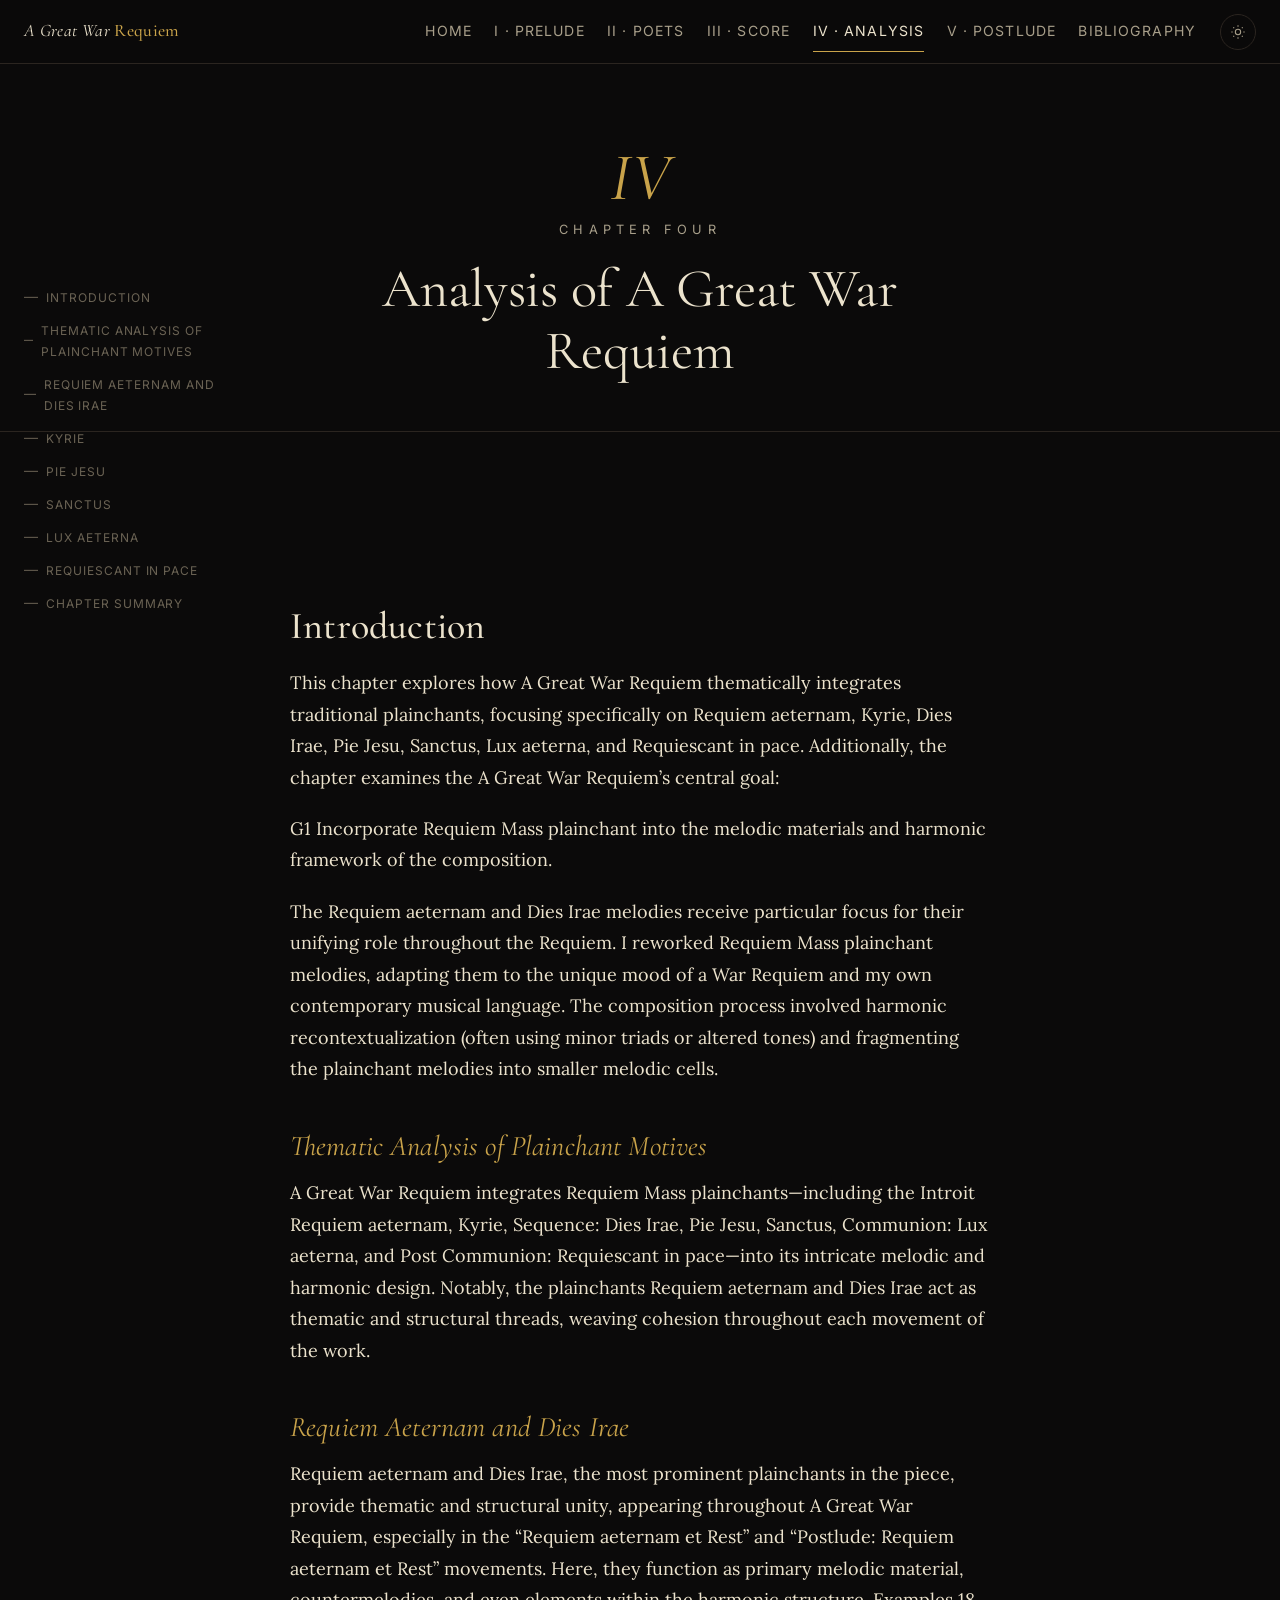
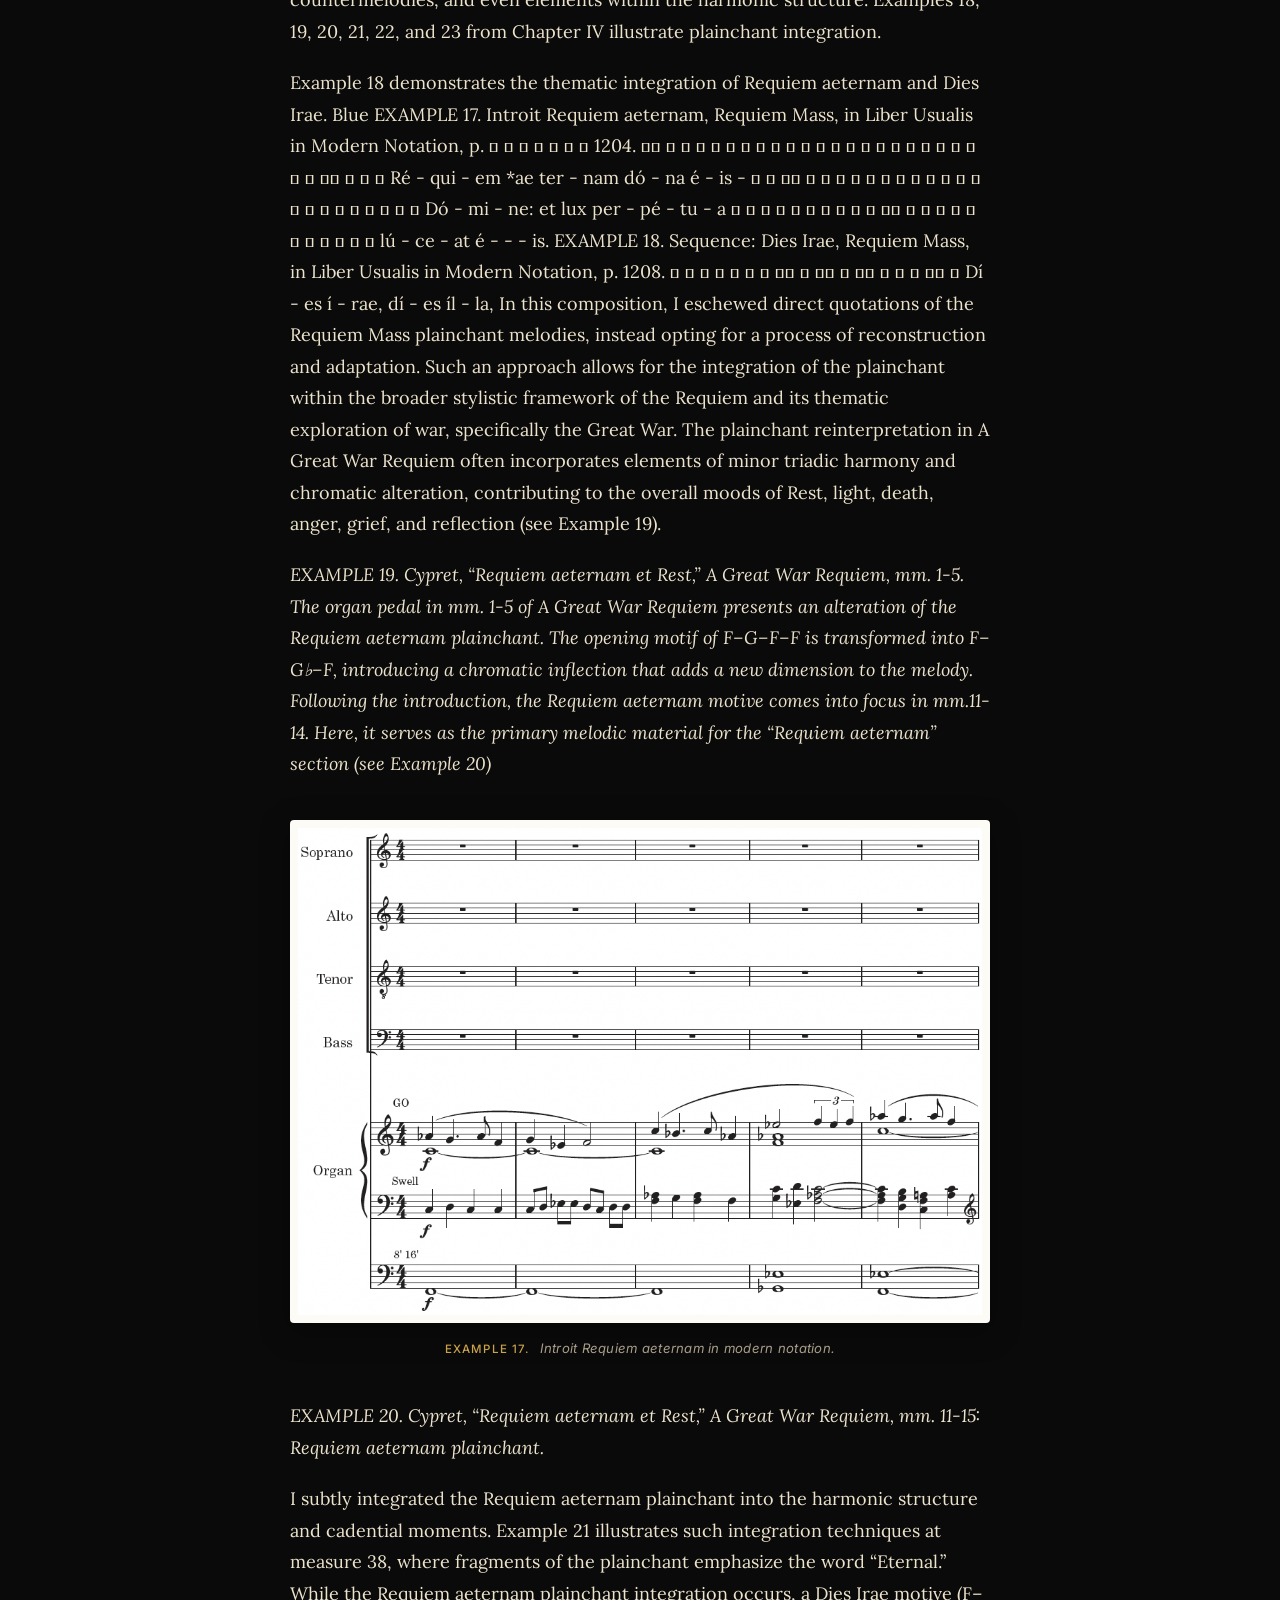
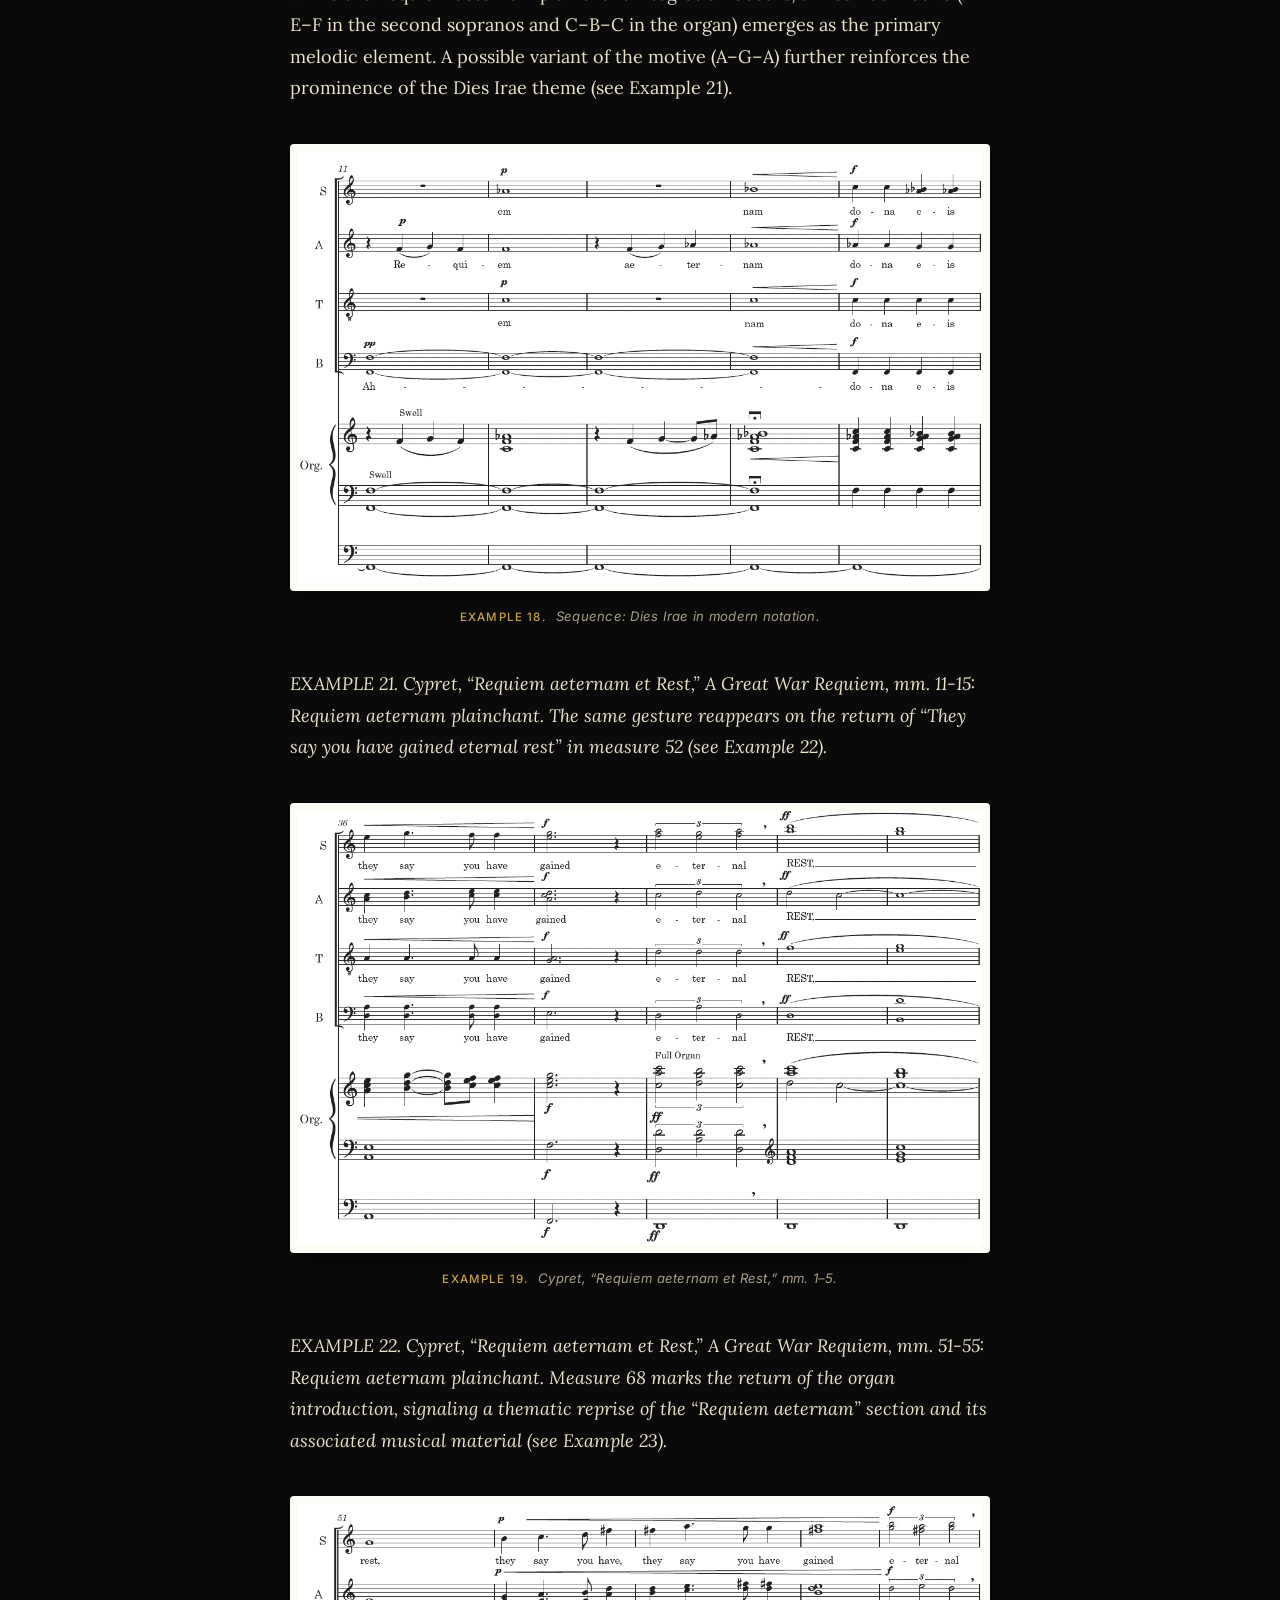
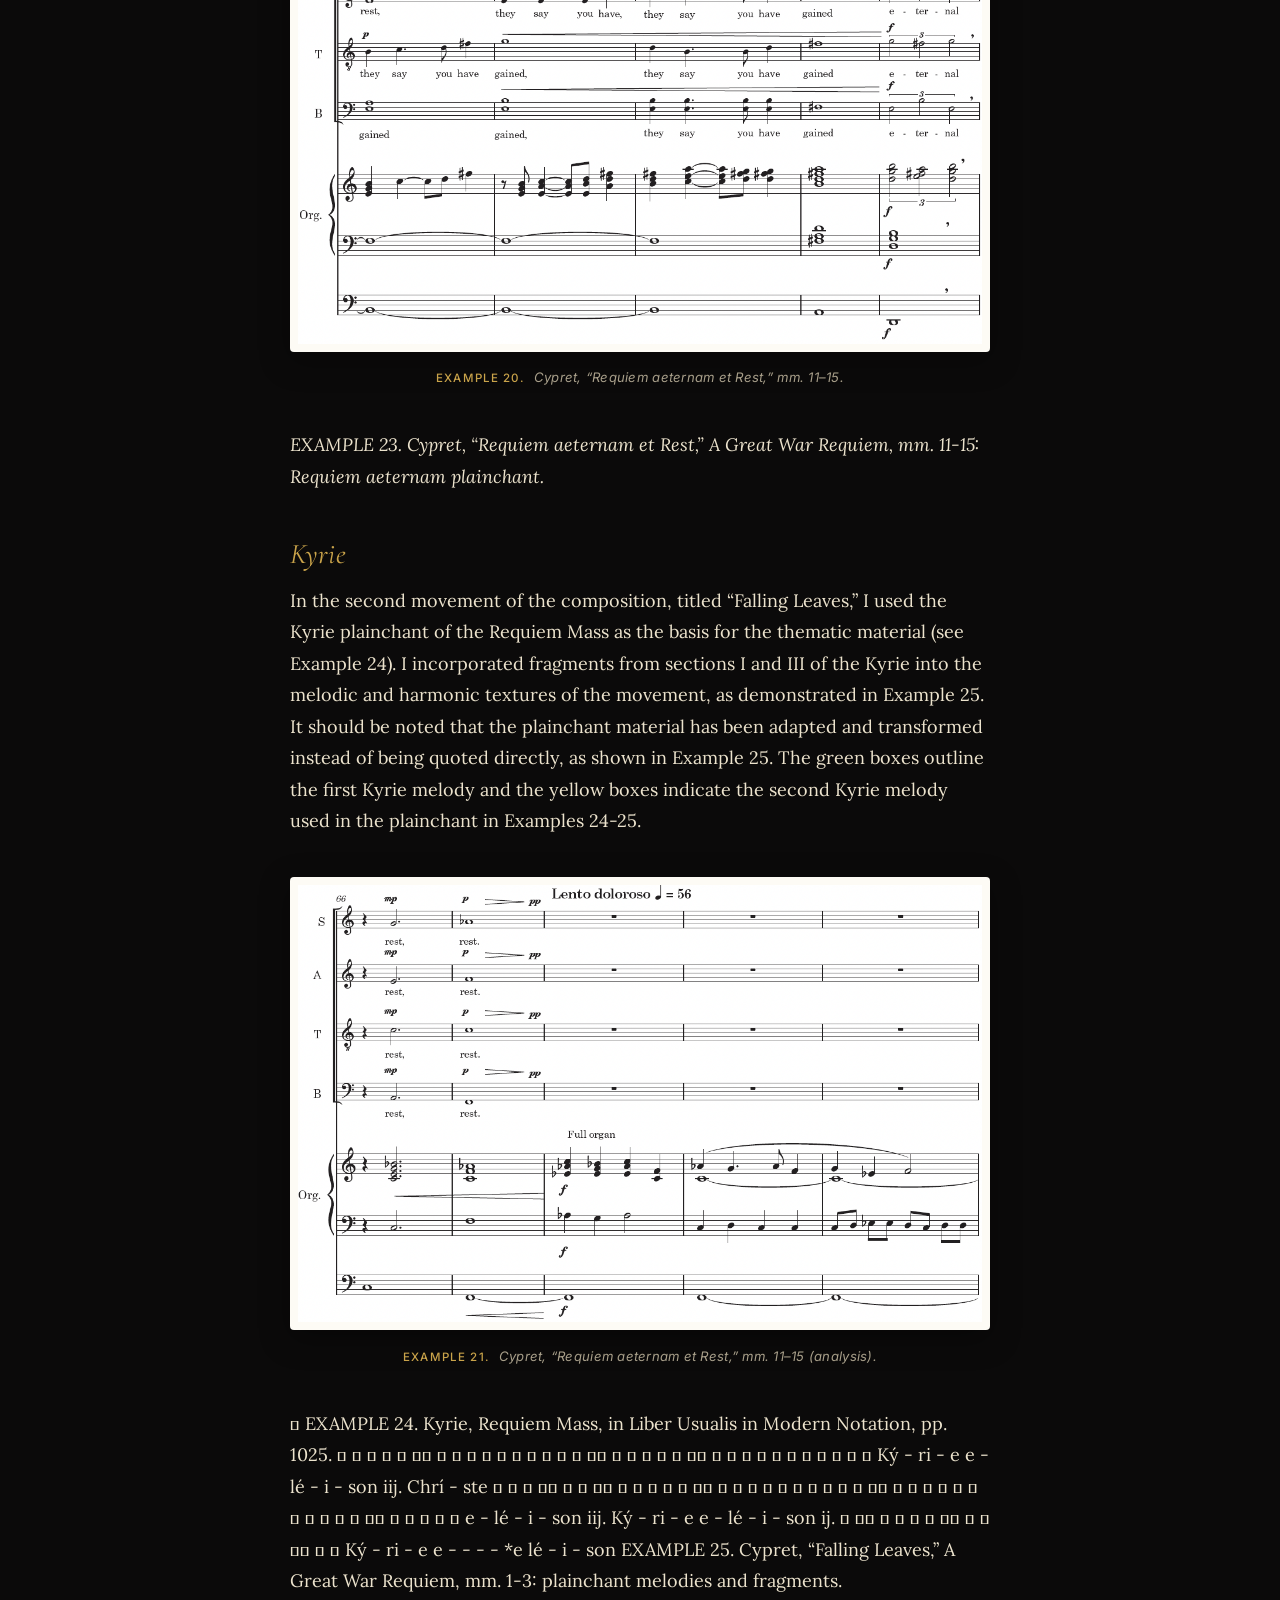
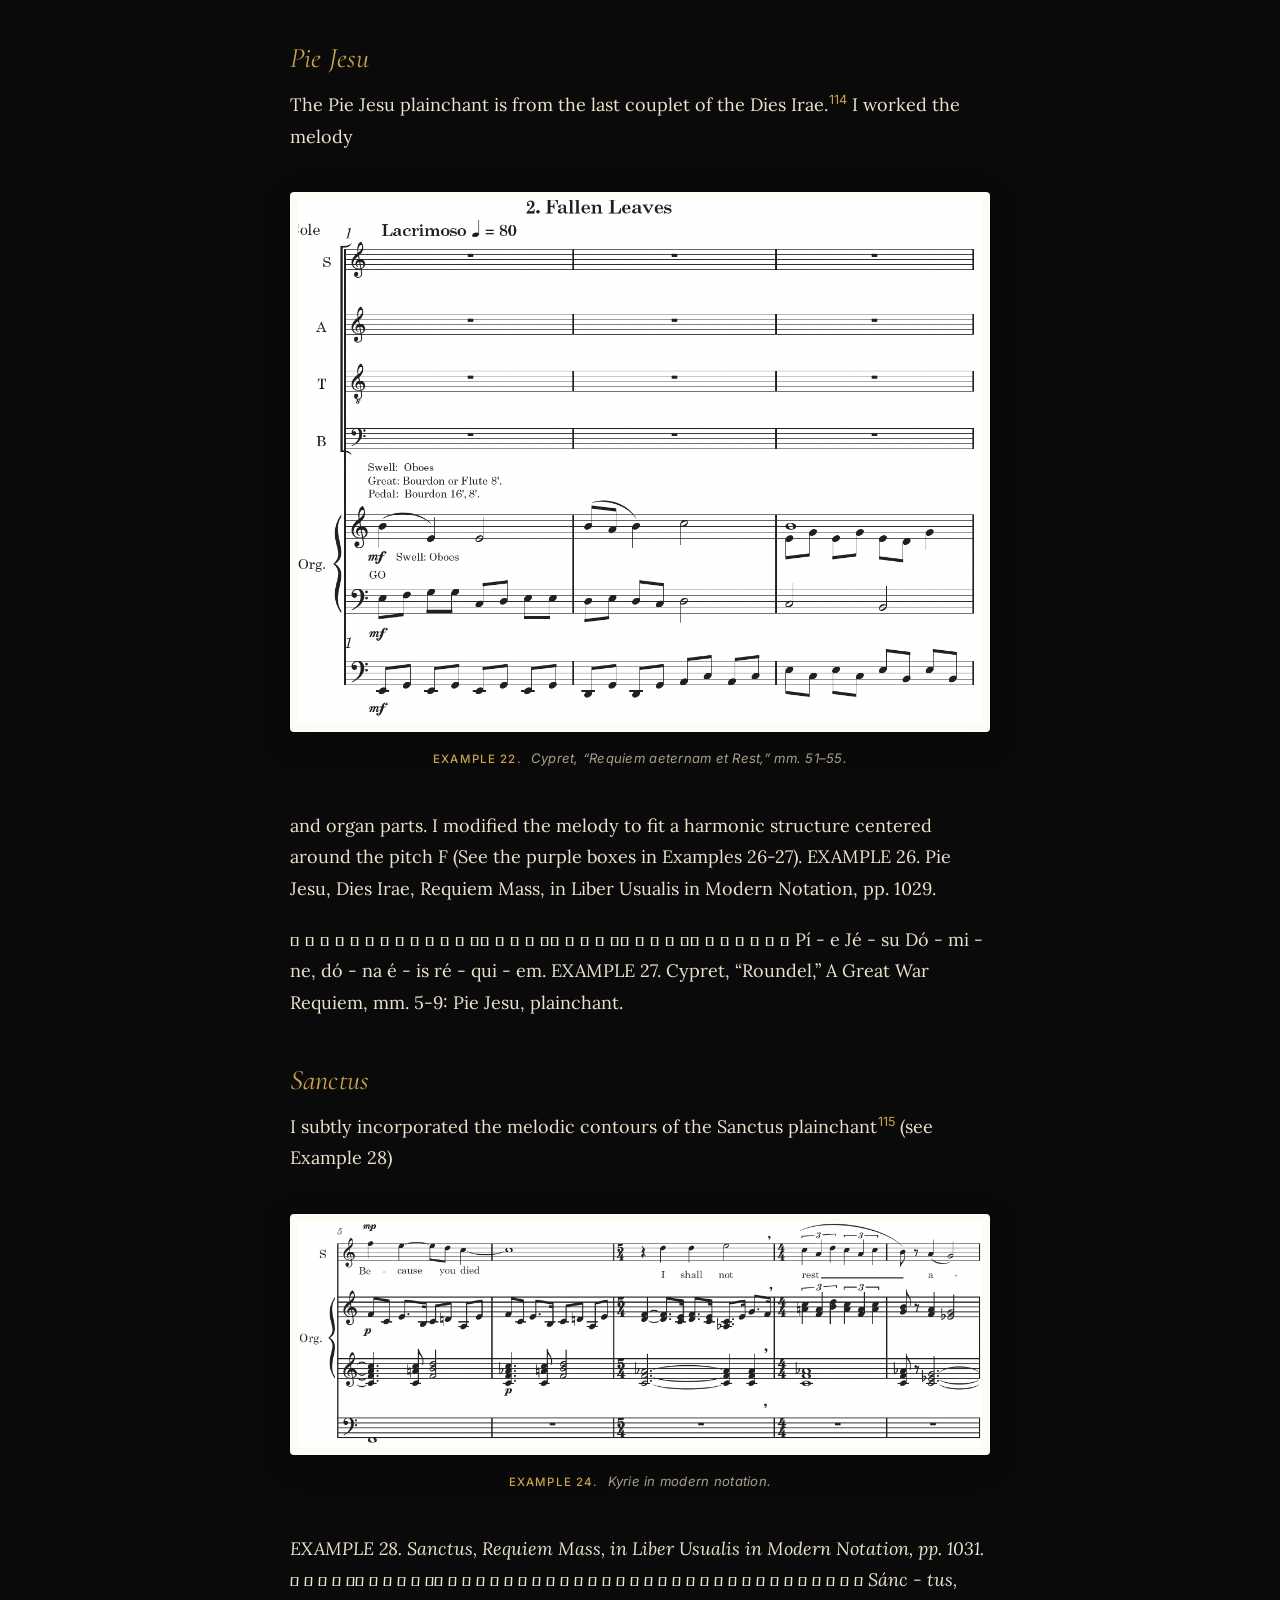
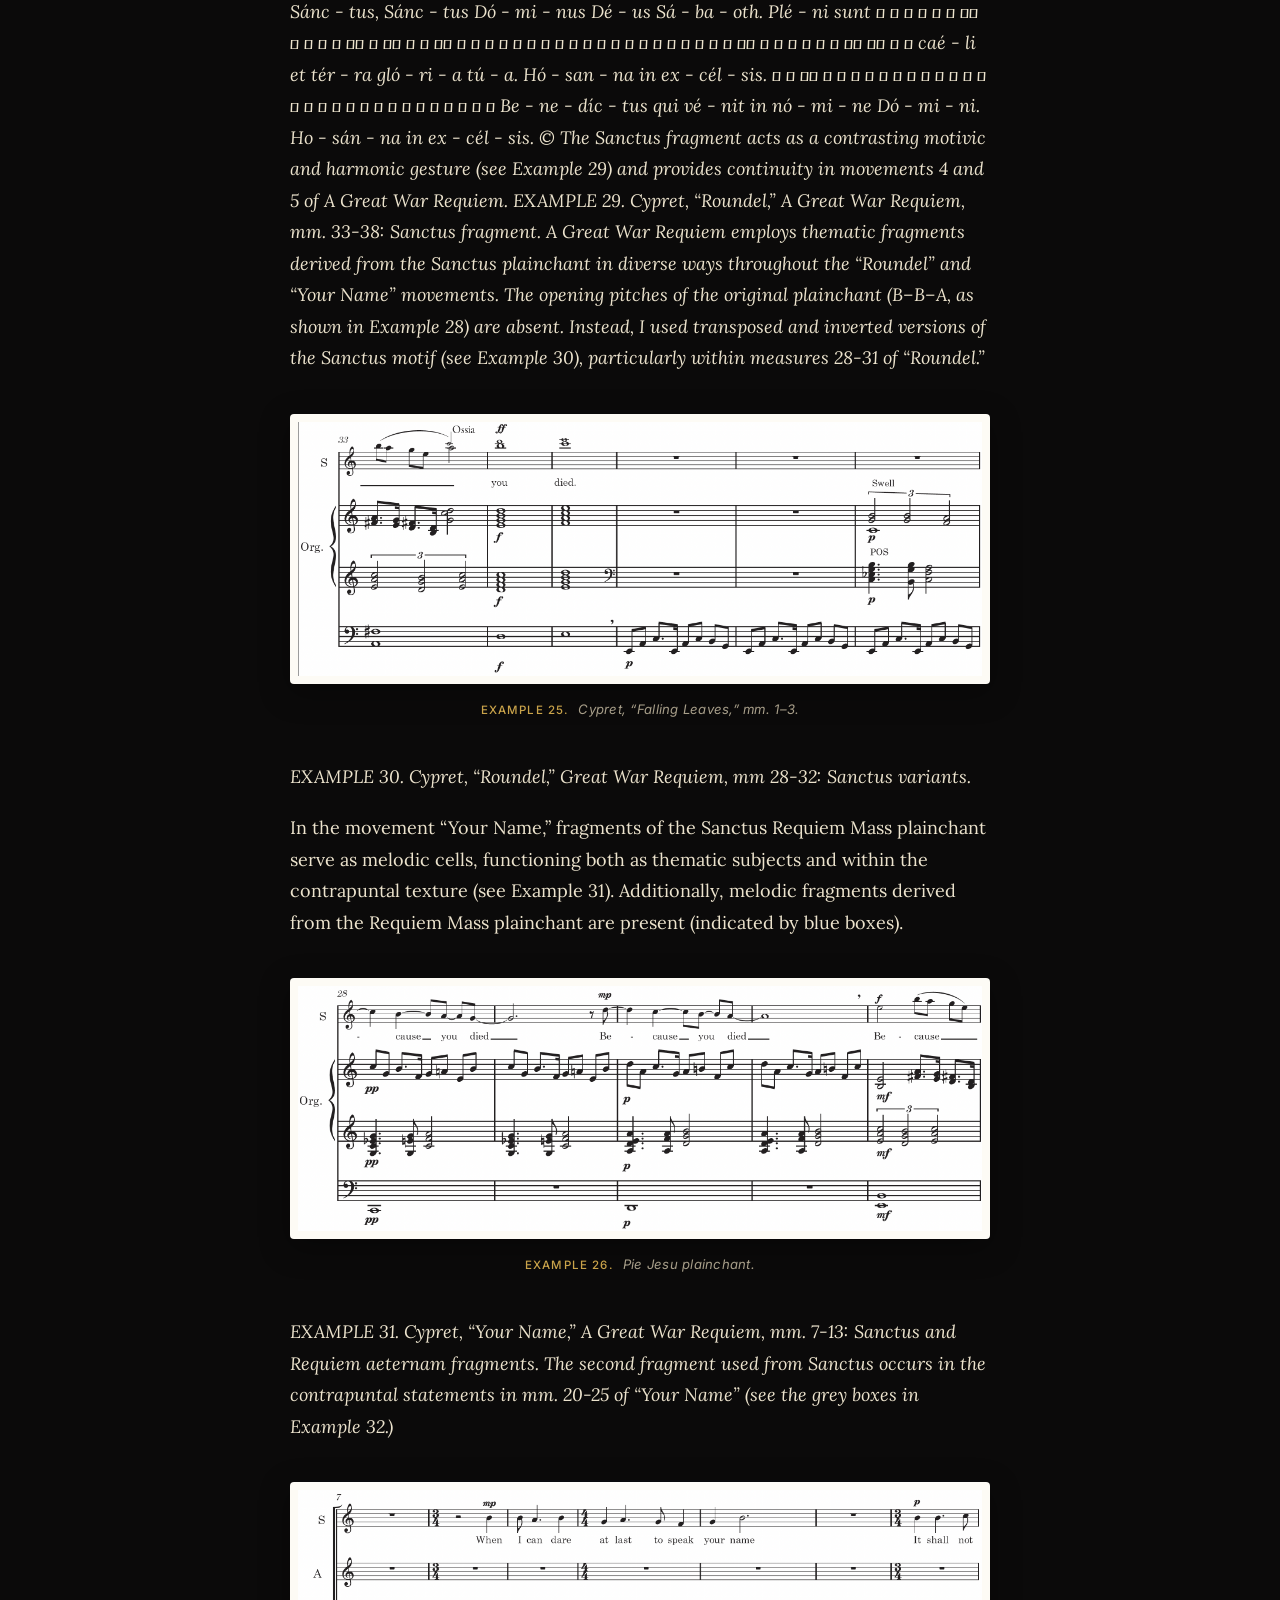
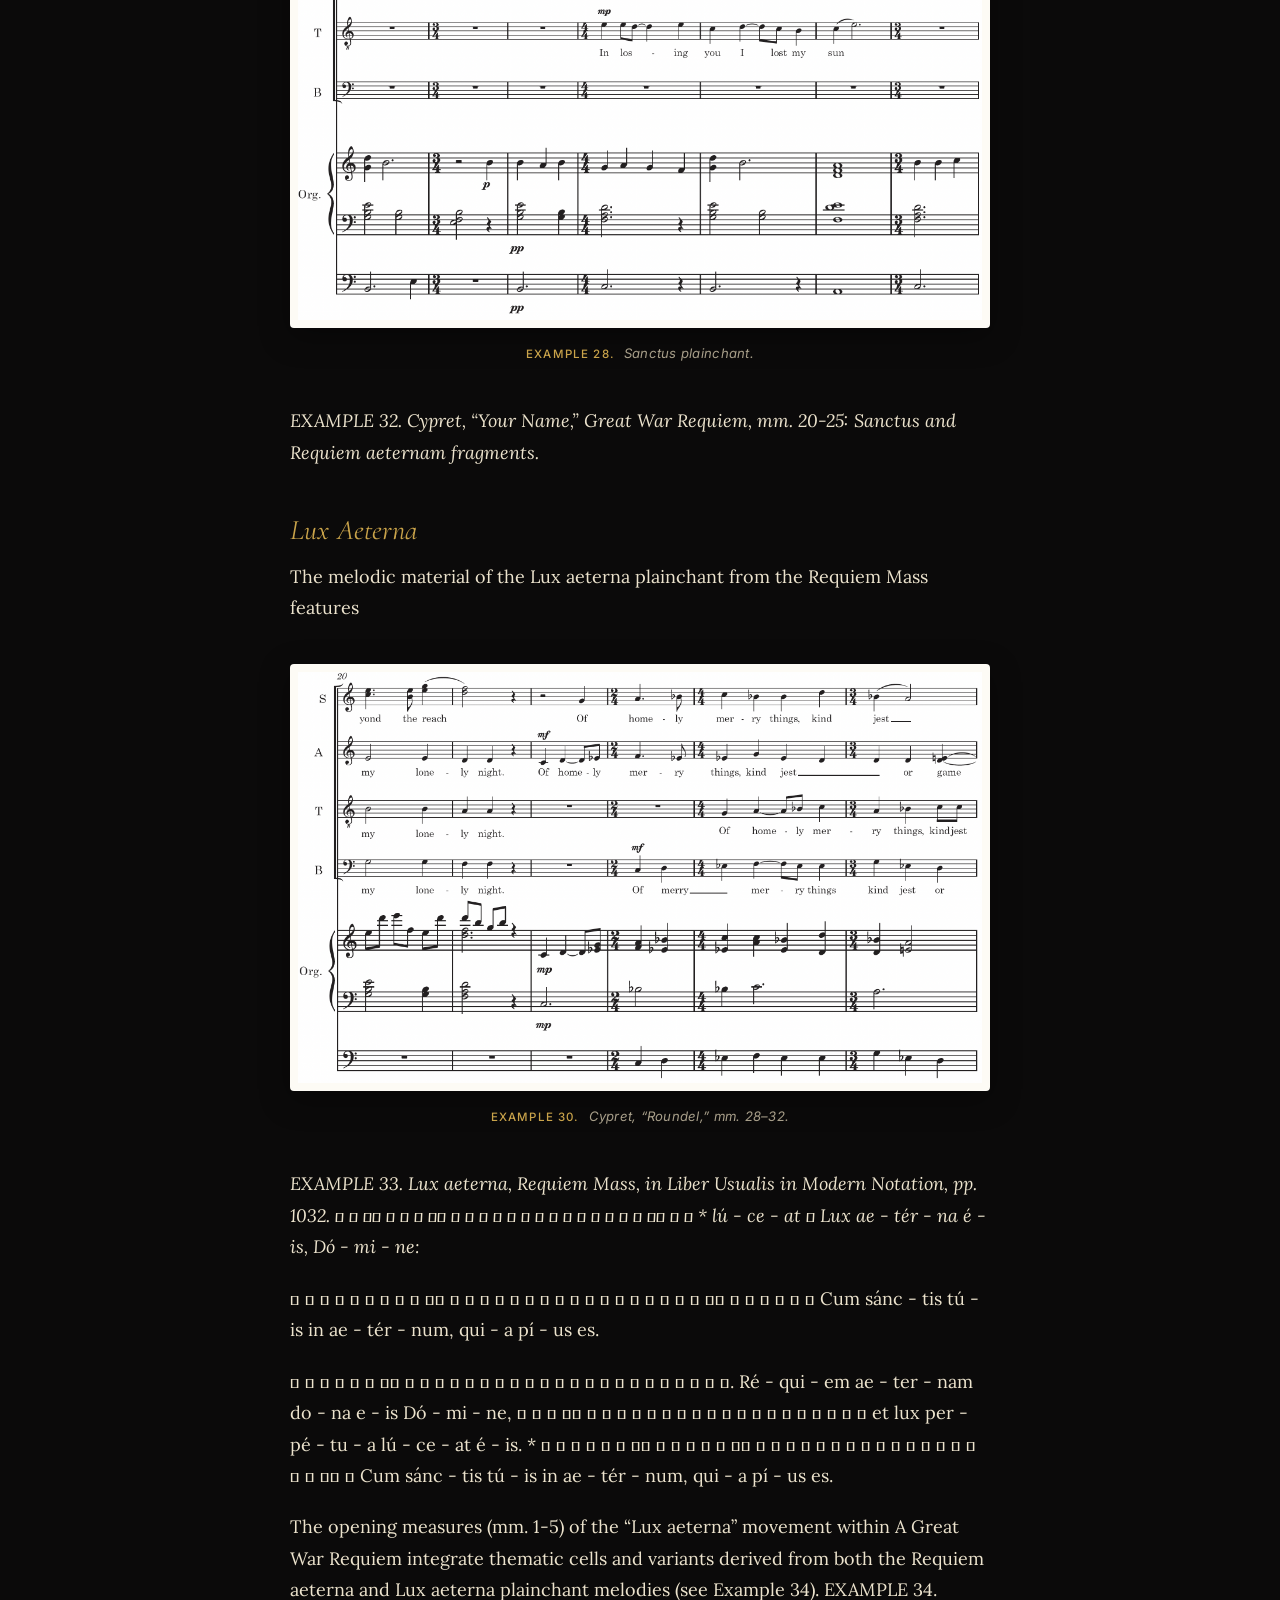
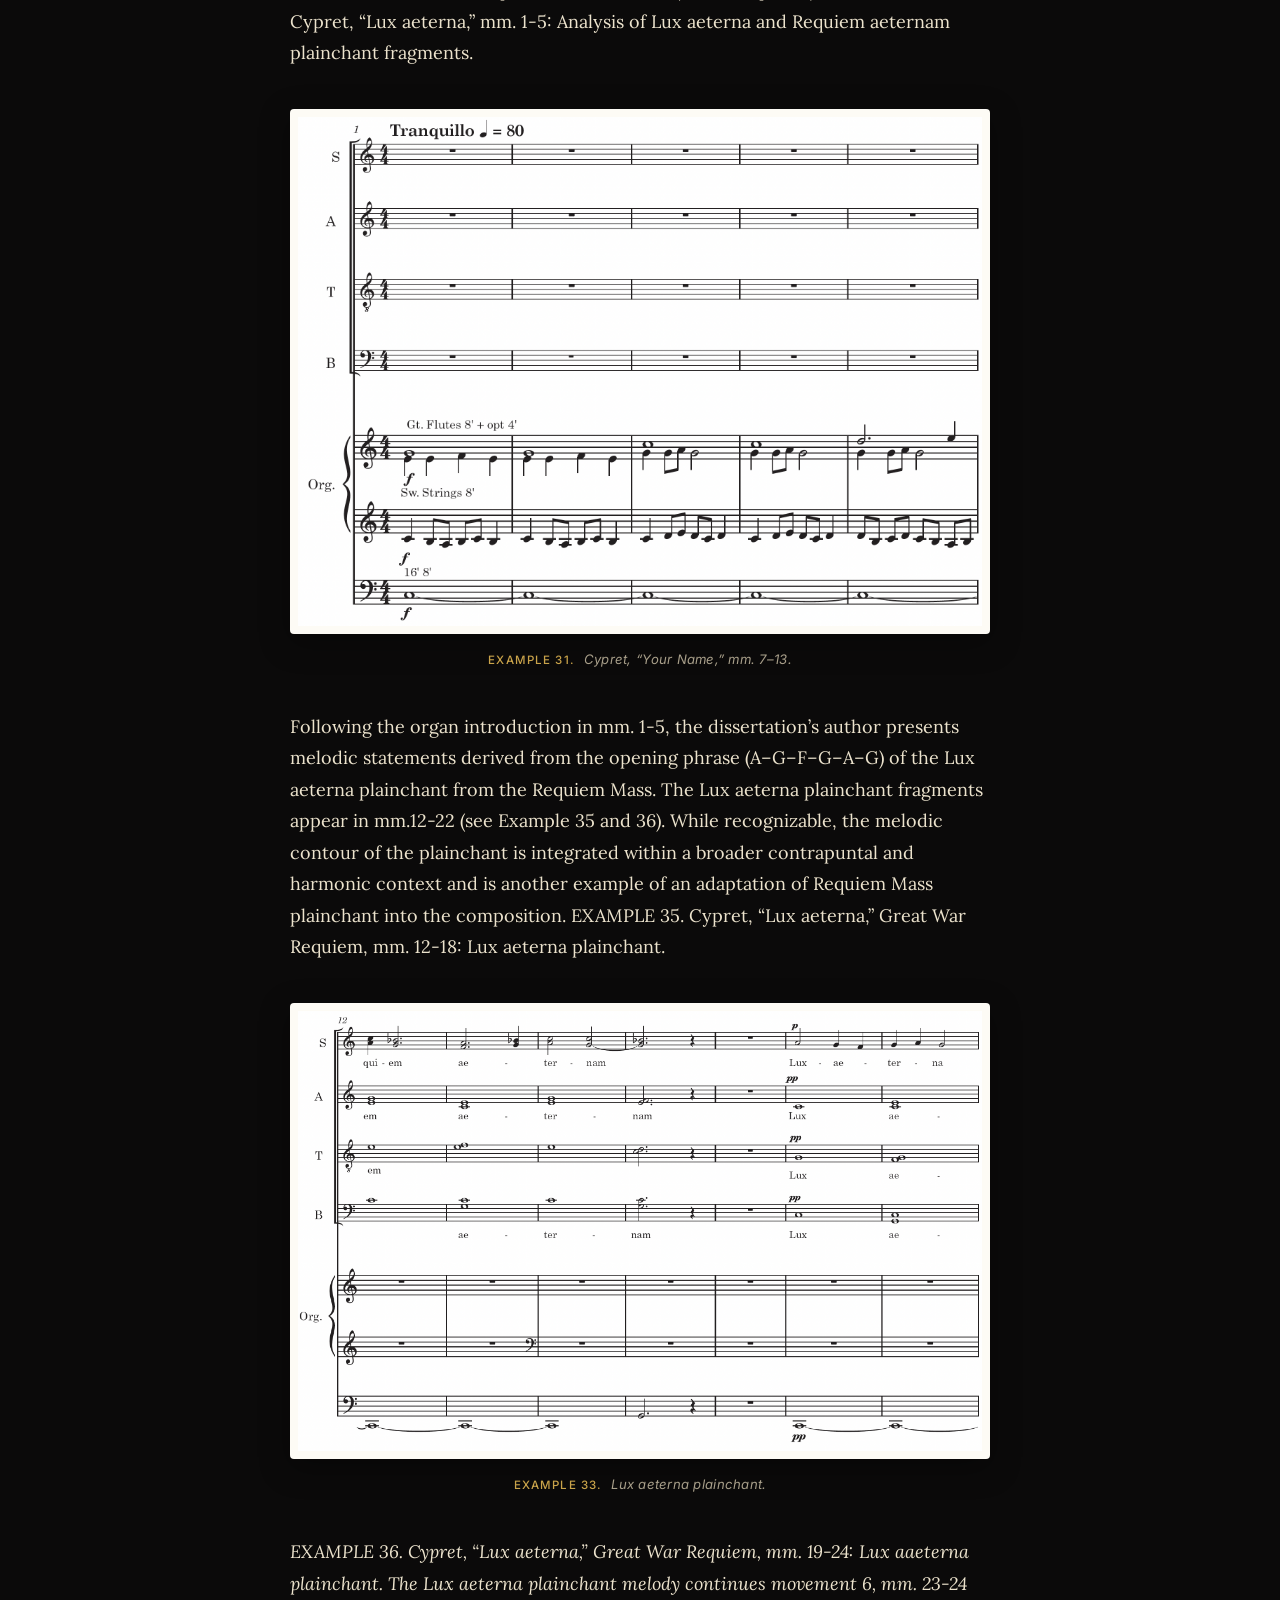
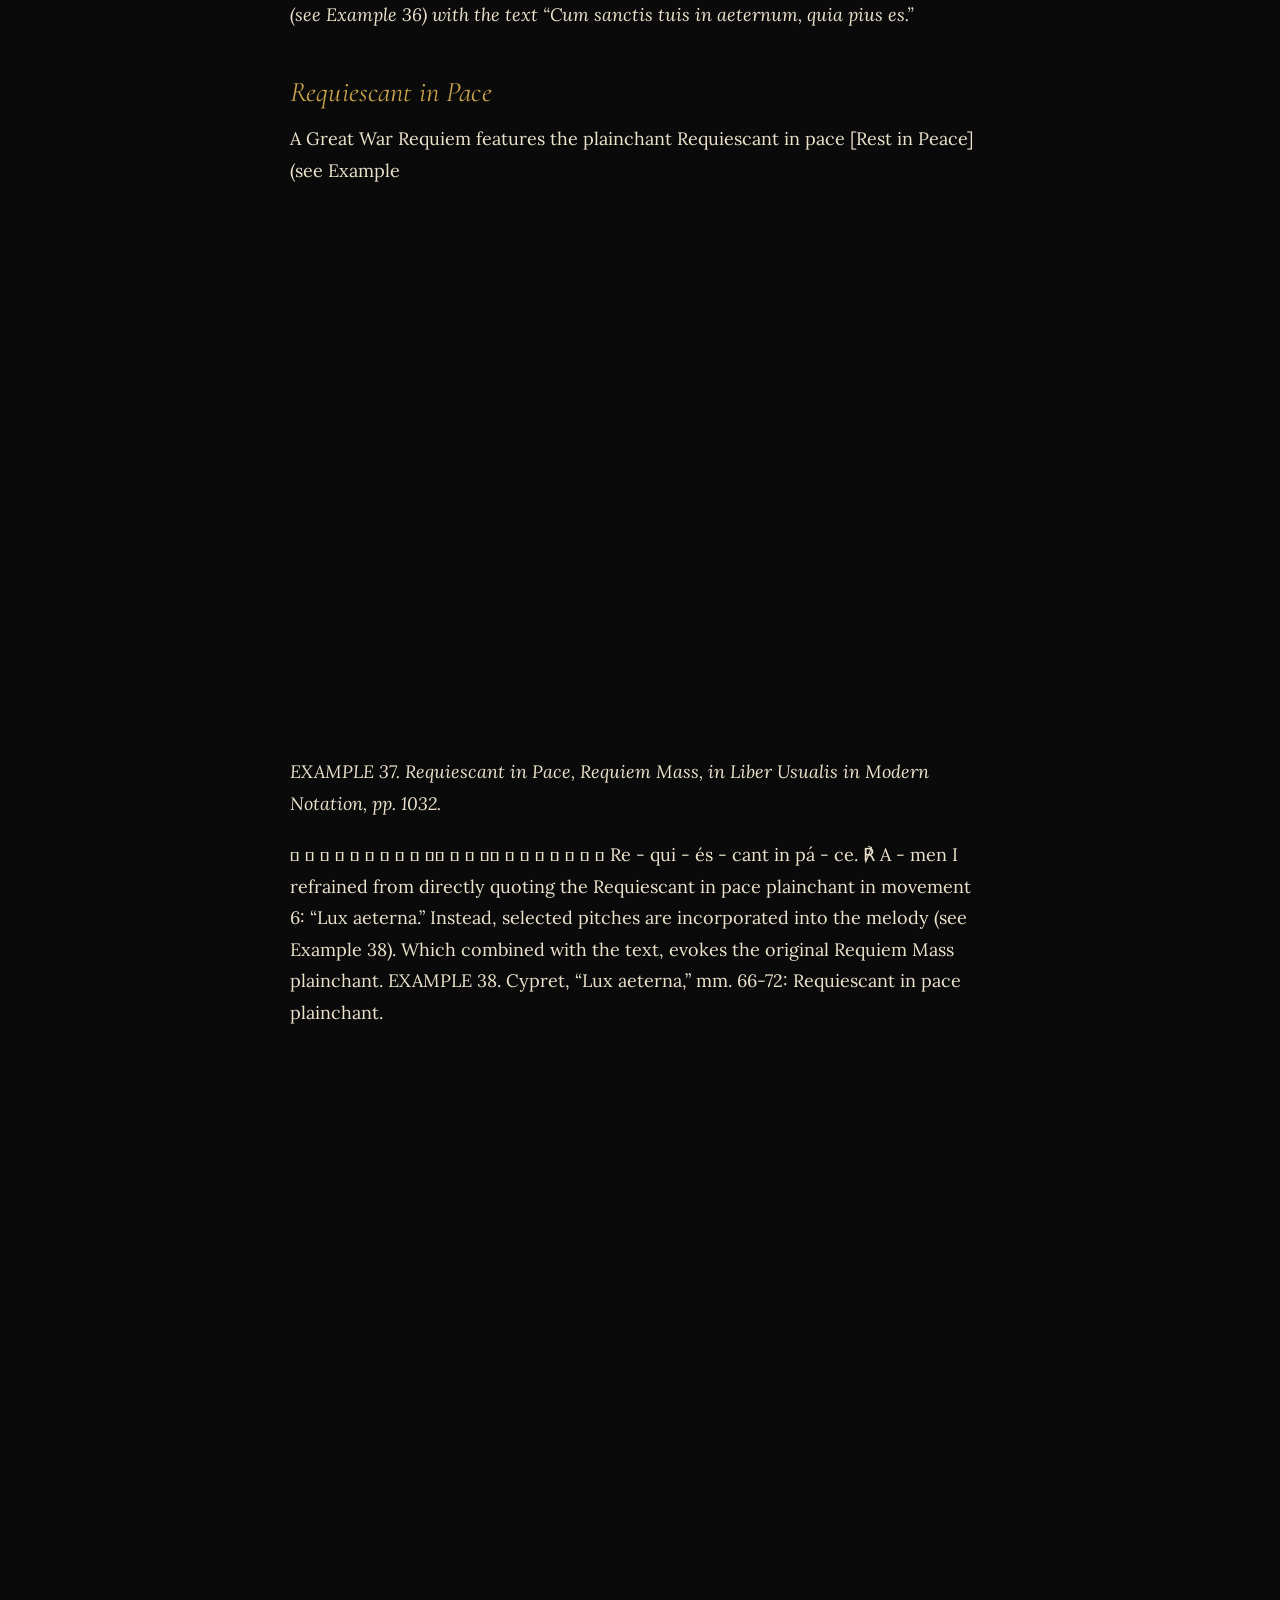
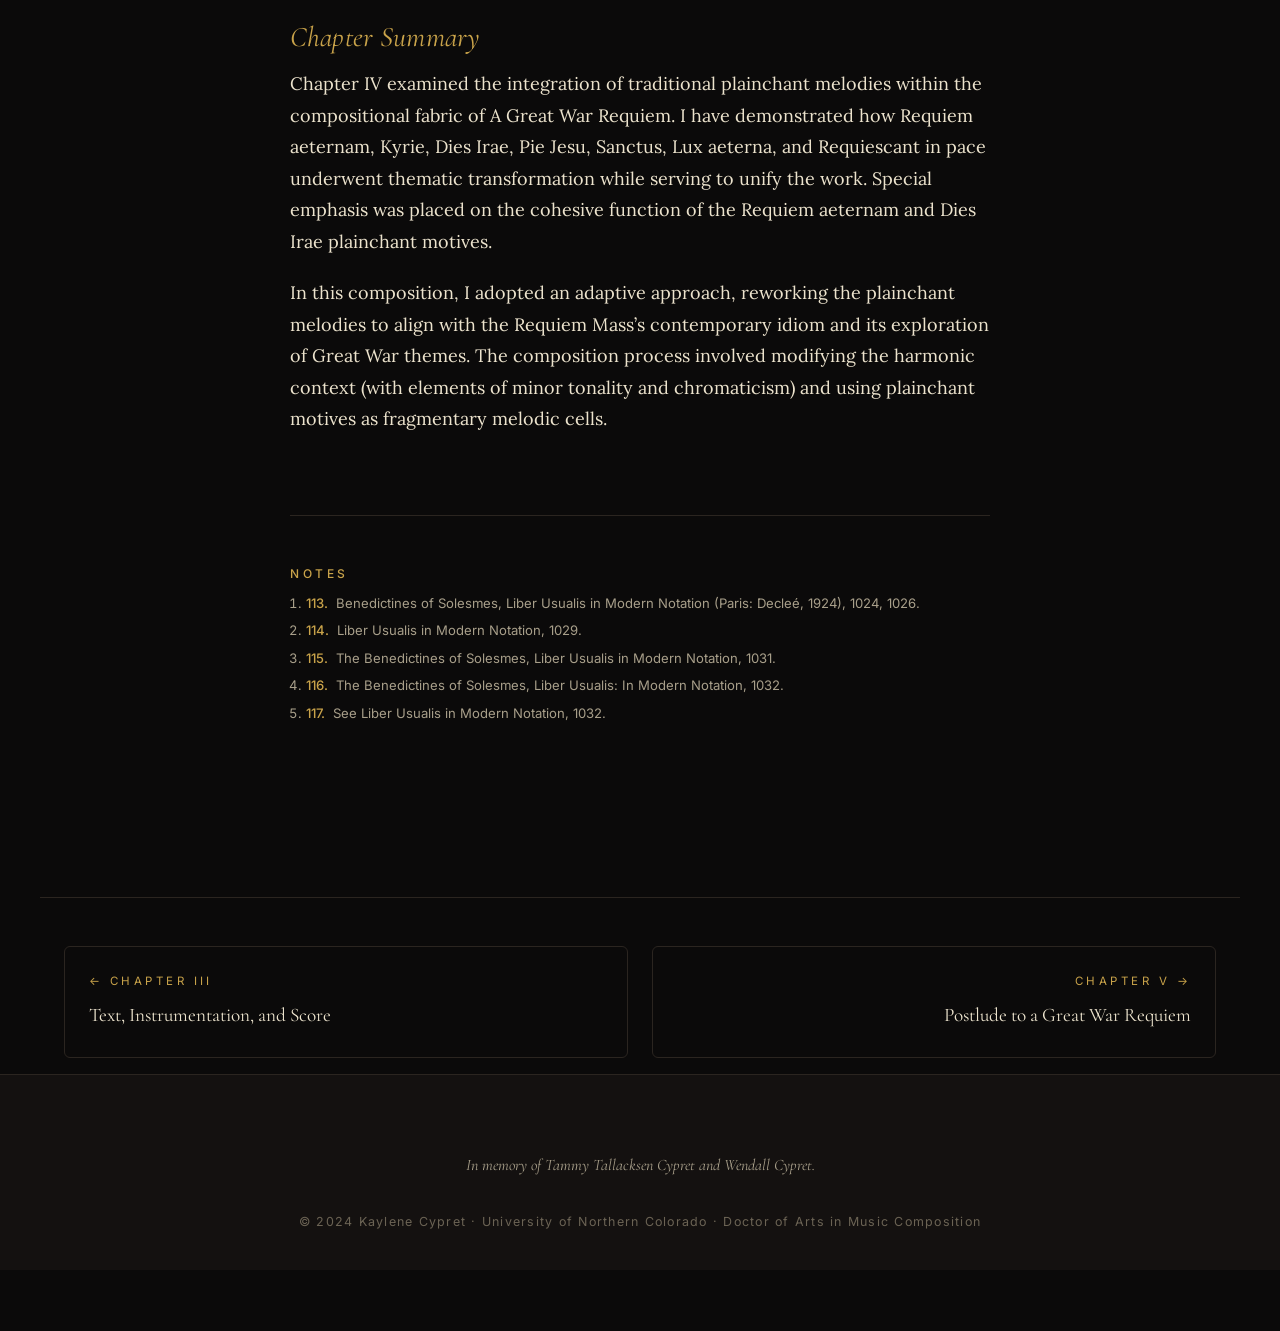
<file: chapters/chapter-4.html>
<!doctype html>
<html lang="en">
<head>
<meta charset="utf-8" />
<meta name="viewport" content="width=device-width, initial-scale=1" />
<title>Chapter IV — Analysis of A Great War Requiem · A Great War Requiem</title>
<meta name="description" content="How plainchant motives — Requiem aeternam, Kyrie, Pie Jesu, Sanctus, Lux aeterna — are woven into melody, harmony, and texture." />
<link rel="preconnect" href="https://fonts.googleapis.com" />
<link rel="preconnect" href="https://fonts.gstatic.com" crossorigin />
<link href="https://fonts.googleapis.com/css2?family=Cormorant+Garamond:ital,wght@0,400;0,500;0,600;1,400;1,500&family=Lora:ital,wght@0,400;0,500;0,600;1,400&family=Inter:wght@400;500;600&display=swap" rel="stylesheet" />
<link rel="stylesheet" href="../assets/css/main.css" />
</head>
<body>

<nav class="nav" aria-label="Primary">
  <a class="nav__brand" href="../index.html"><em>A</em> Great War <strong>Requiem</strong></a>
  <button class="menu-toggle" data-menu-toggle aria-label="Toggle menu">
    <svg width="22" height="22" viewBox="0 0 24 24" fill="none" stroke="currentColor" stroke-width="1.8"><path d="M3 6h18M3 12h18M3 18h18"/></svg>
  </button>
  <div class="nav__links">
    <a href="../index.html">Home</a>
    <a href="chapter-1.html">I · Prelude</a>
    <a href="chapter-2.html">II · Poets</a>
    <a href="chapter-3.html">III · Score</a>
    <a href="chapter-4.html" aria-current="page">IV · Analysis</a>
    <a href="chapter-5.html">V · Postlude</a>
    <a href="../bibliography.html">Bibliography</a>
  </div>
  <button class="theme-toggle" data-theme-toggle aria-label="Toggle theme"></button>
</nav>
<div class="progress-bar"></div>

<aside class="toc-aside" aria-label="Sections">
  <ol>
    <li><a href="#sec-introduction">Introduction</a></li>
<li><a href="#sec-thematic-analysis-of-plainchant-motives">Thematic Analysis of Plainchant Motives</a></li>
<li><a href="#sec-requiem-aeternam-and-dies-irae">Requiem Aeternam and Dies Irae</a></li>
<li><a href="#sec-kyrie">Kyrie</a></li>
<li><a href="#sec-pie-jesu">Pie Jesu</a></li>
<li><a href="#sec-sanctus">Sanctus</a></li>
<li><a href="#sec-lux-aeterna">Lux Aeterna</a></li>
<li><a href="#sec-requiescant-in-pace">Requiescant in Pace</a></li>
<li><a href="#sec-chapter-summary">Chapter Summary</a></li>
  </ol>
</aside>

<header class="chapter-head reveal">
  <p class="chapter-head__roman">IV</p>
  <p class="chapter-head__kicker">Chapter Four</p>
  <h1 class="chapter-head__title">Analysis of A Great War Requiem</h1>
</header>

<main class="reader">
<h2 id="sec-introduction">Introduction</h2>
<p>This chapter explores how A Great War Requiem thematically integrates traditional plainchants, focusing specifically on Requiem aeternam, Kyrie, Dies Irae, Pie Jesu, Sanctus, Lux aeterna, and Requiescant in pace. Additionally, the chapter examines the A Great War Requiem’s central goal:</p>
<p>G1      Incorporate Requiem Mass plainchant into the melodic materials and harmonic framework of the composition.</p>
<p>The Requiem aeternam and Dies Irae melodies receive particular focus for their unifying role throughout the Requiem. I reworked Requiem Mass plainchant melodies, adapting them to the unique mood of a War Requiem and my own contemporary musical language. The composition process involved harmonic recontextualization (often using minor triads or altered tones) and fragmenting the plainchant melodies into smaller melodic cells.</p>
<h3 id="sec-thematic-analysis-of-plainchant-motives">Thematic Analysis of Plainchant Motives</h3>
<p>A Great War Requiem integrates Requiem Mass plainchants—including the Introit Requiem aeternam, Kyrie, Sequence: Dies Irae, Pie Jesu, Sanctus, Communion: Lux aeterna, and Post Communion: Requiescant in pace—into its intricate melodic and harmonic design. Notably, the plainchants Requiem aeternam and Dies Irae act as thematic and structural threads, weaving cohesion throughout each movement of the work.</p>
<h3 id="sec-requiem-aeternam-and-dies-irae">Requiem Aeternam and Dies Irae</h3>
<p>Requiem aeternam and Dies Irae, the most prominent plainchants in the piece, provide thematic and structural unity, appearing throughout A Great War Requiem, especially in the “Requiem aeternam et Rest” and “Postlude: Requiem aeternam et Rest” movements. Here, they function as primary melodic material, countermelodies, and even elements within the harmonic structure. Examples 18, 19, 20, 21, 22, and 23 from Chapter IV illustrate plainchant integration.</p>
<p>Example 18 demonstrates the thematic integration of Requiem aeternam and Dies Irae. Blue EXAMPLE 17. Introit Requiem aeternam, Requiem Mass, in Liber Usualis in Modern Notation, p.                                                        1204.                                                             Ré    -   qui - em   *ae       ter        -     nam             dó         -        na    é - is                      -                                                                                                                                                                                            Dó - mi              -           ne:                  et             lux                 per - pé         -     tu        -   a                                                                                                                   lú    -   ce - at                                          é     -                   -            -       is. EXAMPLE 18. Sequence: Dies Irae, Requiem Mass, in Liber Usualis in Modern Notation, p. 1208.                                                                                                                                                                                                                                             Dí    -       es          í    -   rae,         dí        -         es            íl       -         la, In this composition, I eschewed direct quotations of the Requiem Mass plainchant melodies, instead opting for a process of reconstruction and adaptation. Such an approach allows for the integration of the plainchant within the broader stylistic framework of the Requiem and its thematic exploration of war, specifically the Great War. The plainchant reinterpretation in A Great War Requiem often incorporates elements of minor triadic harmony and chromatic alteration, contributing to the overall moods of Rest, light, death, anger, grief, and reflection (see Example 19).</p>
<p class="caption-inline"><em>EXAMPLE 19. Cypret, “Requiem aeternam et Rest,” A Great War Requiem, mm. 1-5. The organ pedal in mm. 1-5 of A Great War Requiem presents an alteration of the Requiem aeternam plainchant. The opening motif of F–G–F–F is transformed into F–G♭–F, introducing a chromatic inflection that adds a new dimension to the melody. Following the introduction, the Requiem aeternam motive comes into focus in mm.11-14. Here, it serves as the primary melodic material for the “Requiem aeternam” section (see Example 20)</em></p>
<figure class="reveal"><img src="../assets/figures/analysis-008.png" alt="" loading="lazy"/><figcaption><strong>Example 17.</strong> Introit Requiem aeternam in modern notation.</figcaption></figure>
<p class="caption-inline"><em>EXAMPLE 20. Cypret, “Requiem aeternam et Rest,” A Great War Requiem, mm. 11-15: Requiem aeternam plainchant.</em></p>
<p>I subtly integrated the Requiem aeternam plainchant into the harmonic structure and cadential moments. Example 21 illustrates such integration techniques at measure 38, where fragments of the plainchant emphasize the word “Eternal.” While the Requiem aeternam plainchant integration occurs, a Dies Irae motive (F–E–F in the second sopranos and C–B–C in the organ) emerges as the primary melodic element. A possible variant of the motive (A–G–A) further reinforces the prominence of the Dies Irae theme (see Example 21).</p>
<figure class="reveal"><img src="../assets/figures/analysis-009.png" alt="" loading="lazy"/><figcaption><strong>Example 18.</strong> Sequence: Dies Irae in modern notation.</figcaption></figure>
<p class="caption-inline"><em>EXAMPLE 21. Cypret, “Requiem aeternam et Rest,” A Great War Requiem, mm. 11-15: Requiem aeternam plainchant. The same gesture reappears on the return of “They say you have gained eternal rest” in measure 52 (see Example 22).</em></p>
<figure class="reveal"><img src="../assets/figures/analysis-010.png" alt="" loading="lazy"/><figcaption><strong>Example 19.</strong> Cypret, “Requiem aeternam et Rest,” mm. 1–5.</figcaption></figure>
<p class="caption-inline"><em>EXAMPLE 22. Cypret, “Requiem aeternam et Rest,” A Great War Requiem, mm. 51-55: Requiem aeternam plainchant. Measure 68 marks the return of the organ introduction, signaling a thematic reprise of the “Requiem aeternam” section and its associated musical material (see Example 23).</em></p>
<figure class="reveal"><img src="../assets/figures/analysis-011.png" alt="" loading="lazy"/><figcaption><strong>Example 20.</strong> Cypret, “Requiem aeternam et Rest,” mm. 11–15.</figcaption></figure>
<p class="caption-inline"><em>EXAMPLE 23. Cypret, “Requiem aeternam et Rest,” A Great War Requiem, mm. 11-15: Requiem aeternam plainchant.</em></p>
<h3 id="sec-kyrie">Kyrie</h3>
<p>In the second movement of the composition, titled “Falling Leaves,” I used the Kyrie plainchant of the Requiem Mass as the basis for the thematic material (see Example 24). I incorporated fragments from sections I and III of the Kyrie into the melodic and harmonic textures of the movement, as demonstrated in Example 25. It should be noted that the plainchant material has been adapted and transformed instead of being quoted directly, as shown in Example 25. The green boxes outline the first Kyrie melody and the yellow boxes indicate the second Kyrie melody used in the plainchant in Examples 24-25.</p>
<figure class="reveal"><img src="../assets/figures/analysis-012.png" alt="" loading="lazy"/><figcaption><strong>Example 21.</strong> Cypret, “Requiem aeternam et Rest,” mm. 11–15 (analysis).</figcaption></figure>
<p> EXAMPLE 24. Kyrie, Requiem Mass, in Liber Usualis in Modern Notation, pp. 1025.                                                                                                                                                                                                    Ký          -       ri - e                e          -              lé - i - son          iij.   Chrí        -         ste                                                                                                                                                                                                                 e               -         lé - i - son   iij.   Ký       -     ri - e                 e              -           lé - i - son       ij.                                                                                                         Ký - ri - e           e        -          -          -              -     *e                                 lé - i - son EXAMPLE 25. Cypret, “Falling Leaves,” A Great War Requiem, mm. 1-3: plainchant melodies and fragments.</p>
<h3 id="sec-pie-jesu">Pie Jesu</h3>
<p>The Pie Jesu plainchant is from the last couplet of the Dies Irae.<button class="fnote" data-note="114" aria-label="Footnote 114">114</button> I worked the melody</p>
<figure class="reveal"><img src="../assets/figures/analysis-013.png" alt="" loading="lazy"/><figcaption><strong>Example 22.</strong> Cypret, “Requiem aeternam et Rest,” mm. 51–55.</figcaption></figure>
<p>and organ parts. I modified the melody to fit a harmonic structure centered around the pitch F (See the purple boxes in Examples 26-27). EXAMPLE 26. Pie Jesu, Dies Irae, Requiem Mass, in Liber Usualis in Modern Notation, pp. 1029.</p>
<p>                                                                                                                                                                                                                                     Pí - e     Jé - su     Dó - mi - ne,          dó - na      é - is                   ré - qui - em. EXAMPLE 27. Cypret, “Roundel,” A Great War Requiem, mm. 5-9: Pie Jesu, plainchant.</p>
<h3 id="sec-sanctus">Sanctus</h3>
<p>I subtly incorporated the melodic contours of the Sanctus plainchant<button class="fnote" data-note="115" aria-label="Footnote 115">115</button> (see Example 28)</p>
<figure class="reveal"><img src="../assets/figures/analysis-014.png" alt="" loading="lazy"/><figcaption><strong>Example 24.</strong> Kyrie in modern notation.</figcaption></figure>
<p class="caption-inline"><em>EXAMPLE 28. Sanctus, Requiem Mass, in Liber Usualis in Modern Notation, pp. 1031.                                                                                                                                                                                                                                                Sánc - tus,           Sánc - tus,       Sánc - tus Dó - mi - nus Dé - us     Sá - ba - oth.      Plé - ni sunt                                                                                                                                                                                                                                                                                                                                               caé - li    et       tér - ra     gló - ri - a   tú - a.       Hó - san - na      in    ex - cél - sis.                                                                                                                                                                        Be - ne - díc - tus       qui vé - nit in nó - mi - ne Dó - mi - ni.     Ho - sán - na in ex - cél - sis. © The Sanctus fragment acts as a contrasting motivic and harmonic gesture (see Example 29) and provides continuity in movements 4 and 5 of A Great War Requiem. EXAMPLE 29. Cypret, “Roundel,” A Great War Requiem, mm. 33-38: Sanctus fragment. A Great War Requiem employs thematic fragments derived from the Sanctus plainchant in diverse ways throughout the “Roundel” and “Your Name” movements. The opening pitches of the original plainchant (B–B–A, as shown in Example 28) are absent. Instead, I used transposed and inverted versions of the Sanctus motif (see Example 30), particularly within measures 28-31 of “Roundel.”</em></p>
<figure class="reveal"><img src="../assets/figures/analysis-015.png" alt="" loading="lazy"/><figcaption><strong>Example 25.</strong> Cypret, “Falling Leaves,” mm. 1–3.</figcaption></figure>
<p class="caption-inline"><em>EXAMPLE 30. Cypret, “Roundel,” Great War Requiem, mm 28-32: Sanctus variants.</em></p>
<p>In the movement “Your Name,” fragments of the Sanctus Requiem Mass plainchant serve as melodic cells, functioning both as thematic subjects and within the contrapuntal texture (see Example 31). Additionally, melodic fragments derived from the Requiem Mass plainchant are present (indicated by blue boxes).</p>
<figure class="reveal"><img src="../assets/figures/analysis-016.png" alt="" loading="lazy"/><figcaption><strong>Example 26.</strong> Pie Jesu plainchant.</figcaption></figure>
<p class="caption-inline"><em>EXAMPLE 31. Cypret, “Your Name,” A Great War Requiem, mm. 7-13: Sanctus and Requiem aeternam fragments. The second fragment used from Sanctus occurs in the contrapuntal statements in mm. 20-25 of “Your Name” (see the grey boxes in Example 32.)</em></p>
<figure class="reveal"><img src="../assets/figures/analysis-017.png" alt="" loading="lazy"/><figcaption><strong>Example 28.</strong> Sanctus plainchant.</figcaption></figure>
<p class="caption-inline"><em>EXAMPLE 32. Cypret, “Your Name,” Great War Requiem, mm. 20-25: Sanctus and Requiem aeternam fragments.</em></p>
<h3 id="sec-lux-aeterna">Lux Aeterna</h3>
<p>The melodic material of the Lux aeterna plainchant from the Requiem Mass features</p>
<figure class="reveal"><img src="../assets/figures/analysis-018.png" alt="" loading="lazy"/><figcaption><strong>Example 30.</strong> Cypret, “Roundel,” mm. 28–32.</figcaption></figure>
<p class="caption-inline"><em>EXAMPLE 33. Lux aeterna, Requiem Mass, in Liber Usualis in Modern Notation, pp. 1032.                                                                                                                                                                                                                                                                                                                                                                                                                                                            * lú - ce - at  Lux        ae       -       tér         -        na                                                 é - is,           Dó - mi                    -        ne:</em></p>
<p>                                                                                                                                                                                                                                                                                                                                                                                                     Cum sánc - tis                 tú - is             in           ae - tér - num,                                         qui - a            pí        -          us     es.</p>
<p>                                                                                                                                                                                                                                                                                                                                                                                                                                                 ℣. Ré - qui - em                         ae      -       ter - nam                   do       -   na             e   -    is            Dó        -        mi      -     ne,                                                                                                                                                                                                                                                                                                                                                                                                       et       lux          per         -     pé        -       tu        -       a          lú      -     ce       -   at             é        -        is.                                  *                                                                                                                                                                                                                                                                                                                                                                                              Cum sánc - tis                 tú - is             in           ae - tér - num,                                         qui - a            pí        -          us     es.</p>
<p>The opening measures (mm. 1-5) of the “Lux aeterna” movement within A Great War Requiem integrate thematic cells and variants derived from both the Requiem aeterna and Lux aeterna plainchant melodies (see Example 34). EXAMPLE 34. Cypret, “Lux aeterna,” mm. 1-5: Analysis of Lux aeterna and Requiem aeternam plainchant fragments.</p>
<figure class="reveal"><img src="../assets/figures/analysis-019.png" alt="" loading="lazy"/><figcaption><strong>Example 31.</strong> Cypret, “Your Name,” mm. 7–13.</figcaption></figure>
<p>Following the organ introduction in mm. 1-5, the dissertation’s author presents melodic statements derived from the opening phrase (A–G–F–G–A–G) of the Lux aeterna plainchant from the Requiem Mass. The Lux aeterna plainchant fragments appear in mm.12-22 (see Example 35 and 36). While recognizable, the melodic contour of the plainchant is integrated within a broader contrapuntal and harmonic context and is another example of an adaptation of Requiem Mass plainchant into the composition. EXAMPLE 35. Cypret, “Lux aeterna,” Great War Requiem, mm. 12-18: Lux aeterna plainchant.</p>
<figure class="reveal"><img src="../assets/figures/analysis-020.png" alt="" loading="lazy"/><figcaption><strong>Example 33.</strong> Lux aeterna plainchant.</figcaption></figure>
<p class="caption-inline"><em>EXAMPLE 36. Cypret, “Lux aeterna,” Great War Requiem, mm. 19-24: Lux aaeterna plainchant. The Lux aeterna plainchant melody continues movement 6, mm. 23-24 (see Example 36) with the text “Cum sanctis tuis in aeternum, quia pius es.”</em></p>
<h3 id="sec-requiescant-in-pace">Requiescant in Pace</h3>
<p>A Great War Requiem features the plainchant Requiescant in pace [Rest in Peace] (see Example</p>
<figure class="reveal"><img src="../assets/figures/analysis-021.png" alt="" loading="lazy"/><figcaption><strong>Example 35.</strong> Cypret, “Lux aeterna,” mm. 12–18.</figcaption></figure>
<p class="caption-inline"><em>EXAMPLE 37. Requiescant in Pace, Requiem Mass, in Liber Usualis in Modern Notation, pp. 1032.</em></p>
<p>                                                                                                                                            Re    -   qui   -   és   -   cant   in   pá       -        ce.       ℟ A - men I refrained from directly quoting the Requiescant in pace plainchant in movement 6: “Lux aeterna.” Instead, selected pitches are incorporated into the melody (see Example 38). Which combined with the text, evokes the original Requiem Mass plainchant. EXAMPLE 38. Cypret, “Lux aeterna,” mm. 66-72: Requiescant in pace plainchant.</p>
<figure class="reveal"><img src="../assets/figures/analysis-022.png" alt="" loading="lazy"/><figcaption><strong>Example 38.</strong> Cypret, “Lux aeterna,” mm. 66–72.</figcaption></figure>
<h3 id="sec-chapter-summary">Chapter Summary</h3>
<p>Chapter IV examined the integration of traditional plainchant melodies within the compositional fabric of A Great War Requiem. I have demonstrated how Requiem aeternam, Kyrie, Dies Irae, Pie Jesu, Sanctus, Lux aeterna, and Requiescant in pace underwent thematic transformation while serving to unify the work. Special emphasis was placed on the cohesive function of the Requiem aeternam and Dies Irae plainchant motives.</p>
<p>In this composition, I adopted an adaptive approach, reworking the plainchant melodies to align with the Requiem Mass’s contemporary idiom and its exploration of Great War themes. The composition process involved modifying the harmonic context (with elements of minor tonality and chromaticism) and using plainchant motives as fragmentary melodic cells.</p>
<section class="footnotes" aria-label="Footnotes"><h4>Notes</h4><ol>
<li id="fn-113"><span class="fn-num">113.</span> Benedictines of Solesmes, Liber Usualis in Modern Notation (Paris: Decleé, 1924), 1024, 1026.</li>
<li id="fn-114"><span class="fn-num">114.</span> Liber Usualis in Modern Notation, 1029.</li>
<li id="fn-115"><span class="fn-num">115.</span> The Benedictines of Solesmes, Liber Usualis in Modern Notation, 1031.</li>
<li id="fn-116"><span class="fn-num">116.</span> The Benedictines of Solesmes, Liber Usualis: In Modern Notation, 1032.</li>
<li id="fn-117"><span class="fn-num">117.</span> See Liber Usualis in Modern Notation, 1032.</li>
</ol></section>
</main>

<nav class="chapter-nav" aria-label="Chapter navigation">
  <a class="prev" href="chapter-3.html"><span class="label">← Chapter III</span><span class="title">Text, Instrumentation, and Score</span></a>
  <a class="next" href="chapter-5.html"><span class="label">Chapter V →</span><span class="title">Postlude to a Great War Requiem</span></a>
</nav>

<footer class="site-footer">
  <p class="dedication">In memory of Tammy Tallacksen Cypret and Wendall Cypret.</p>
  <p>© 2024 Kaylene Cypret · University of Northern Colorado · Doctor of Arts in Music Composition</p>
</footer>

<script src="../assets/js/main.js"></script>
</body>
</html>
</file>
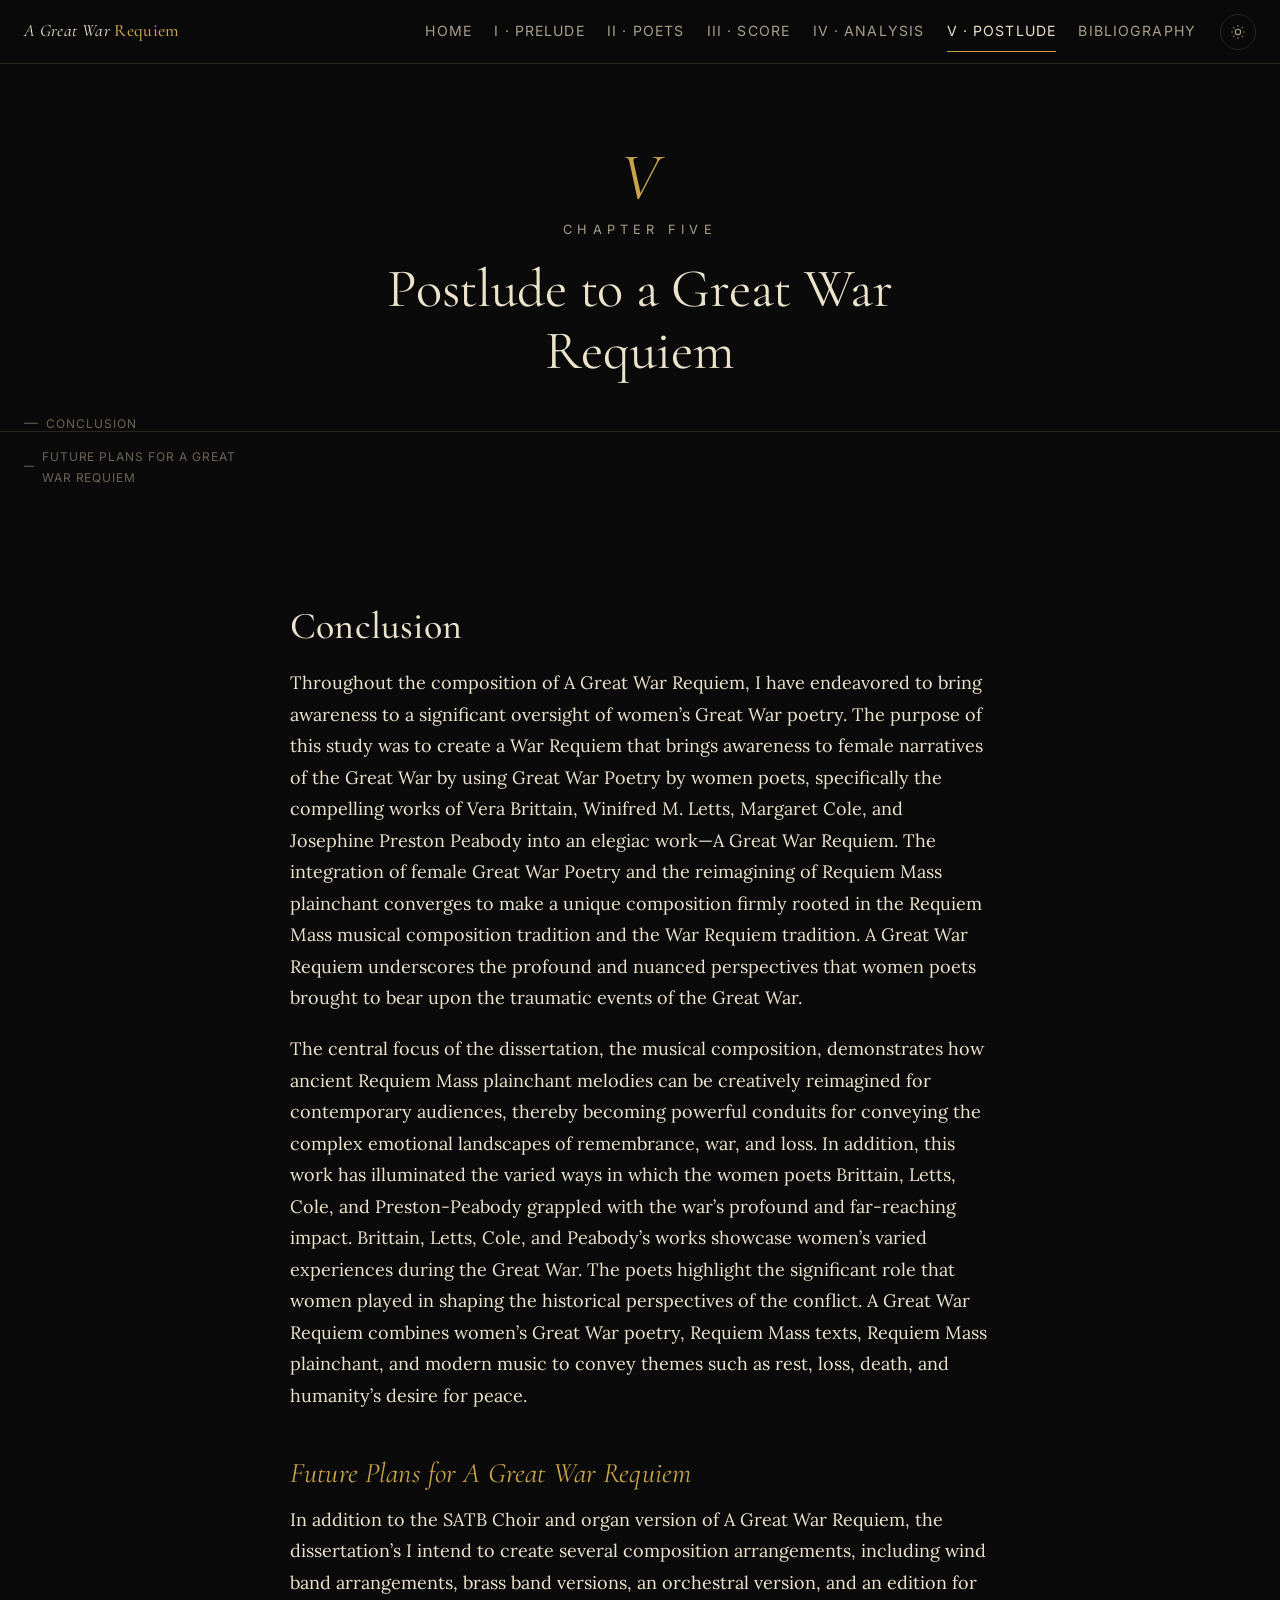
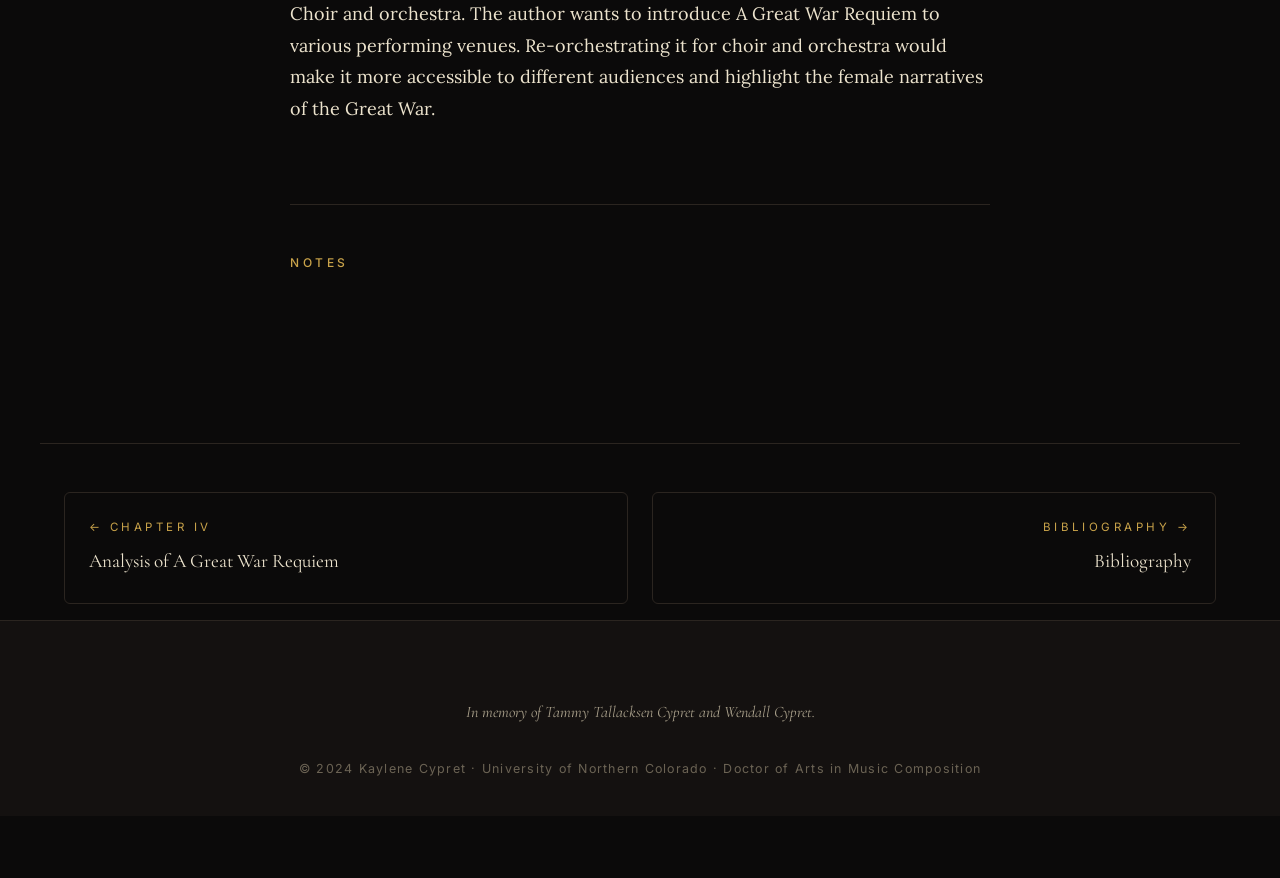
<file: chapters/chapter-5.html>
<!doctype html>
<html lang="en">
<head>
<meta charset="utf-8" />
<meta name="viewport" content="width=device-width, initial-scale=1" />
<title>Chapter V — Postlude to a Great War Requiem · A Great War Requiem</title>
<meta name="description" content="Conclusions and plans for performance, recording, and future scholarship." />
<link rel="preconnect" href="https://fonts.googleapis.com" />
<link rel="preconnect" href="https://fonts.gstatic.com" crossorigin />
<link href="https://fonts.googleapis.com/css2?family=Cormorant+Garamond:ital,wght@0,400;0,500;0,600;1,400;1,500&family=Lora:ital,wght@0,400;0,500;0,600;1,400&family=Inter:wght@400;500;600&display=swap" rel="stylesheet" />
<link rel="stylesheet" href="../assets/css/main.css" />
</head>
<body>

<nav class="nav" aria-label="Primary">
  <a class="nav__brand" href="../index.html"><em>A</em> Great War <strong>Requiem</strong></a>
  <button class="menu-toggle" data-menu-toggle aria-label="Toggle menu">
    <svg width="22" height="22" viewBox="0 0 24 24" fill="none" stroke="currentColor" stroke-width="1.8"><path d="M3 6h18M3 12h18M3 18h18"/></svg>
  </button>
  <div class="nav__links">
    <a href="../index.html">Home</a>
    <a href="chapter-1.html">I · Prelude</a>
    <a href="chapter-2.html">II · Poets</a>
    <a href="chapter-3.html">III · Score</a>
    <a href="chapter-4.html">IV · Analysis</a>
    <a href="chapter-5.html" aria-current="page">V · Postlude</a>
    <a href="../bibliography.html">Bibliography</a>
  </div>
  <button class="theme-toggle" data-theme-toggle aria-label="Toggle theme"></button>
</nav>
<div class="progress-bar"></div>

<aside class="toc-aside" aria-label="Sections">
  <ol>
    <li><a href="#sec-conclusion">Conclusion</a></li>
<li><a href="#sec-future-plans-for-a-great-war-requiem">Future Plans for A Great War Requiem</a></li>
  </ol>
</aside>

<header class="chapter-head reveal">
  <p class="chapter-head__roman">V</p>
  <p class="chapter-head__kicker">Chapter Five</p>
  <h1 class="chapter-head__title">Postlude to a Great War Requiem</h1>
</header>

<main class="reader">
<h2 id="sec-conclusion">Conclusion</h2>
<p>Throughout the composition of A Great War Requiem, I have endeavored to bring awareness to a significant oversight of women’s Great War poetry. The purpose of this study was to create a War Requiem that brings awareness to female narratives of the Great War by using Great War Poetry by women poets, specifically the compelling works of Vera Brittain, Winifred M. Letts, Margaret Cole, and Josephine Preston Peabody into an elegiac work—A Great War Requiem. The integration of female Great War Poetry and the reimagining of Requiem Mass plainchant converges to make a unique composition firmly rooted in the Requiem Mass musical composition tradition and the War Requiem tradition. A Great War Requiem underscores the profound and nuanced perspectives that women poets brought to bear upon the traumatic events of the Great War.</p>
<p>The central focus of the dissertation, the musical composition, demonstrates how ancient Requiem Mass plainchant melodies can be creatively reimagined for contemporary audiences, thereby becoming powerful conduits for conveying the complex emotional landscapes of remembrance, war, and loss. In addition, this work has illuminated the varied ways in which the women poets Brittain, Letts, Cole, and Preston-Peabody grappled with the war’s profound and far-reaching impact. Brittain, Letts, Cole, and Peabody’s works showcase women’s varied experiences during the Great War. The poets highlight the significant role that women played in shaping the historical perspectives of the conflict. A Great War Requiem combines women’s Great War poetry, Requiem Mass texts, Requiem Mass plainchant, and modern music to convey themes such as rest, loss, death, and humanity’s desire for peace.</p>
<h3 id="sec-future-plans-for-a-great-war-requiem">Future Plans for A Great War Requiem</h3>
<p>In addition to the SATB Choir and organ version of A Great War Requiem, the dissertation’s I intend to create several composition arrangements, including wind band arrangements, brass band versions, an orchestral version, and an edition for Choir and orchestra. The author wants to introduce A Great War Requiem to various performing venues. Re-orchestrating it for choir and orchestra would make it more accessible to different audiences and highlight the female narratives of the Great War.</p>
<section class="footnotes" aria-label="Footnotes"><h4>Notes</h4><ol>
</ol></section>
</main>

<nav class="chapter-nav" aria-label="Chapter navigation">
  <a class="prev" href="chapter-4.html"><span class="label">← Chapter IV</span><span class="title">Analysis of A Great War Requiem</span></a>
  <a class="next" href="../bibliography.html"><span class="label">Bibliography →</span><span class="title">Bibliography</span></a>
</nav>

<footer class="site-footer">
  <p class="dedication">In memory of Tammy Tallacksen Cypret and Wendall Cypret.</p>
  <p>© 2024 Kaylene Cypret · University of Northern Colorado · Doctor of Arts in Music Composition</p>
</footer>

<script src="../assets/js/main.js"></script>
</body>
</html>
</file>
<file: assets/css/main.css>
/* ==========================================================================
   A Great War Requiem — main stylesheet
   Cinematic • immersive • creative • academic
   ========================================================================== */

/* ---------- Theme tokens ---------- */
:root {
  /* Dark (default, cinematic) */
  --bg: #0b0a0a;
  --bg-elev: #141110;
  --bg-soft: #1d1815;
  --ink: #ece3cd;
  --ink-muted: #a89f8a;
  --ink-faint: #6b6354;
  --rule: #2b2520;
  --accent: #c9a34a;        /* antique brass */
  --accent-soft: #8d7330;
  --accent-glow: rgba(201, 163, 74, 0.25);
  --poppy: #a83232;          /* remembrance poppy */
  --paper: #0b0a0a;

  /* Type */
  --serif-display: "Cormorant Garamond", "EB Garamond", "Garamond", serif;
  --serif-body:    "Lora", "Crimson Pro", "Georgia", serif;
  --sans:          "Inter", -apple-system, BlinkMacSystemFont, "Segoe UI", sans-serif;

  /* Rhythm */
  --step-0: 1rem;
  --step-1: 1.125rem;
  --step-2: 1.333rem;
  --step-3: 1.777rem;
  --step-4: 2.369rem;
  --step-5: 3.157rem;
  --step-6: 4.209rem;
  --line: 1.75;

  /* Layout */
  --measure: 68ch;
  --max-wide: 1200px;
  --nav-h: 64px;

  /* Motion */
  --ease: cubic-bezier(0.22, 1, 0.36, 1);
  --dur: 0.45s;
}

:root[data-theme="light"] {
  --bg: #f4ecd8;
  --bg-elev: #ece2c7;
  --bg-soft: #e3d7b8;
  --ink: #25201a;
  --ink-muted: #5b5345;
  --ink-faint: #8b8372;
  --rule: #cabd9e;
  --accent: #8a6a1f;
  --accent-soft: #b48a2b;
  --accent-glow: rgba(138, 106, 31, 0.20);
  --poppy: #a83232;
  --paper: #f4ecd8;
}

/* ---------- Reset-ish ---------- */
*, *::before, *::after { box-sizing: border-box; }
html { scroll-behavior: smooth; -webkit-text-size-adjust: 100%; }
body {
  margin: 0;
  background: var(--bg);
  color: var(--ink);
  font-family: var(--serif-body);
  font-size: var(--step-1);
  line-height: var(--line);
  font-feature-settings: "liga", "kern", "onum";
  -webkit-font-smoothing: antialiased;
  transition: background var(--dur) var(--ease), color var(--dur) var(--ease);
}
img { max-width: 100%; height: auto; display: block; }
a {
  color: var(--accent);
  text-decoration: none;
  border-bottom: 1px solid transparent;
  transition: border-color 0.2s, color 0.2s;
}
a:hover { border-bottom-color: var(--accent); }
h1, h2, h3, h4 {
  font-family: var(--serif-display);
  font-weight: 500;
  letter-spacing: 0.005em;
  color: var(--ink);
  line-height: 1.15;
  margin: 1.6em 0 0.5em;
}
h1 { font-size: var(--step-5); letter-spacing: -0.01em; }
h2 { font-size: var(--step-4); }
h3 { font-size: var(--step-3); color: var(--accent); font-style: italic; font-weight: 400;}
h4 { font-size: var(--step-2); color: var(--ink-muted); }
p  { margin: 0 0 1.1em; }
p:first-letter-drop::first-letter,
.drop-cap::first-letter {
  float: left;
  font-family: var(--serif-display);
  font-size: 4.2em;
  line-height: 0.82;
  padding: 0.06em 0.1em 0 0;
  color: var(--accent);
  font-weight: 500;
}
blockquote {
  font-family: var(--serif-display);
  font-style: italic;
  font-size: var(--step-2);
  color: var(--ink);
  border-left: 2px solid var(--accent);
  padding: 0.25em 0 0.25em 1.2em;
  margin: 1.5em 0;
}
blockquote cite {
  display: block;
  margin-top: 0.5em;
  font-style: normal;
  font-family: var(--sans);
  font-size: var(--step-0);
  color: var(--ink-muted);
  letter-spacing: 0.05em;
  text-transform: uppercase;
}
hr.ornament {
  border: none;
  text-align: center;
  margin: 3em auto;
  overflow: visible;
  color: var(--accent);
}
hr.ornament::before {
  content: "✦   ✦   ✦";
  letter-spacing: 0.8em;
  font-size: 0.9em;
}

::selection { background: var(--accent-glow); color: var(--ink); }

/* ---------- Navigation ---------- */
.nav {
  position: sticky;
  top: 0;
  z-index: 50;
  height: var(--nav-h);
  display: flex;
  align-items: center;
  gap: 1.5rem;
  padding: 0 1.5rem;
  background: color-mix(in srgb, var(--bg) 88%, transparent);
  backdrop-filter: blur(14px) saturate(140%);
  -webkit-backdrop-filter: blur(14px) saturate(140%);
  border-bottom: 1px solid var(--rule);
}
.nav__brand {
  font-family: var(--serif-display);
  font-size: 1.1rem;
  font-style: italic;
  color: var(--ink);
  letter-spacing: 0.02em;
  border: 0;
  margin-right: auto;
}
.nav__brand strong { font-style: normal; color: var(--accent); font-weight: 500; }
.nav__links {
  display: flex;
  gap: 1.4rem;
  font-family: var(--sans);
  font-size: 0.88rem;
  letter-spacing: 0.08em;
  text-transform: uppercase;
}
.nav__links a {
  color: var(--ink-muted);
  border: 0;
  position: relative;
  padding: 0.2em 0;
}
.nav__links a::after {
  content: "";
  position: absolute;
  left: 0; right: 0; bottom: -0.35em;
  height: 1px;
  background: var(--accent);
  transform: scaleX(0);
  transform-origin: left;
  transition: transform 0.3s var(--ease);
}
.nav__links a:hover,
.nav__links a[aria-current="page"] { color: var(--ink); }
.nav__links a:hover::after,
.nav__links a[aria-current="page"]::after { transform: scaleX(1); }

.theme-toggle {
  background: transparent;
  border: 1px solid var(--rule);
  color: var(--ink-muted);
  width: 36px; height: 36px;
  border-radius: 50%;
  cursor: pointer;
  display: grid; place-items: center;
  transition: all 0.25s;
}
.theme-toggle:hover { border-color: var(--accent); color: var(--accent); }
.theme-toggle svg { width: 16px; height: 16px; }

.menu-toggle { display: none; background: transparent; border: 0; color: var(--ink); cursor: pointer; }

/* ---------- Reading progress bar ---------- */
.progress-bar {
  position: fixed;
  top: var(--nav-h);
  left: 0;
  height: 2px;
  width: 0;
  background: linear-gradient(90deg, var(--accent), var(--poppy));
  z-index: 49;
  transition: width 0.1s linear;
}

/* ---------- Hero (landing) ---------- */
.hero {
  position: relative;
  min-height: calc(100vh - var(--nav-h));
  display: grid;
  place-items: center;
  overflow: hidden;
  isolation: isolate;
  text-align: center;
  padding: 6rem 1.5rem 4rem;
}
.hero__bg {
  position: absolute;
  inset: 0;
  z-index: -1;
  background:
    radial-gradient(1200px 600px at 50% 30%, rgba(201,163,74,0.12), transparent 70%),
    radial-gradient(800px 500px at 20% 80%, rgba(168,50,50,0.08), transparent 60%),
    linear-gradient(180deg, #050404 0%, #0b0a0a 60%, #14100d 100%);
}
:root[data-theme="light"] .hero__bg {
  background:
    radial-gradient(1200px 600px at 50% 30%, rgba(138,106,31,0.12), transparent 70%),
    radial-gradient(800px 500px at 20% 80%, rgba(168,50,50,0.06), transparent 60%),
    linear-gradient(180deg, #ece2c7 0%, #f4ecd8 50%, #efe5cd 100%);
}
.hero__poppy {
  position: absolute;
  inset: 0;
  z-index: -1;
  opacity: 0.14;
  background-image: url("data:image/svg+xml;utf8,<svg xmlns='http://www.w3.org/2000/svg' width='140' height='140'><g fill='%23a83232' opacity='0.35'><circle cx='40' cy='40' r='6'/><circle cx='100' cy='90' r='5'/><circle cx='20' cy='110' r='4'/></g></svg>");
  background-size: 420px 420px;
  mix-blend-mode: screen;
}
.hero__kicker {
  font-family: var(--sans);
  font-size: 0.85rem;
  letter-spacing: 0.4em;
  text-transform: uppercase;
  color: var(--accent);
  margin-bottom: 2rem;
}
.hero__title {
  font-family: var(--serif-display);
  font-size: clamp(3rem, 9vw, 7.5rem);
  line-height: 0.95;
  letter-spacing: -0.02em;
  margin: 0 0 0.5rem;
  font-weight: 400;
}
.hero__title em {
  font-style: italic;
  color: var(--accent);
}
.hero__subtitle {
  font-family: var(--serif-display);
  font-style: italic;
  font-size: clamp(1.1rem, 2.2vw, 1.6rem);
  color: var(--ink-muted);
  max-width: 38ch;
  margin: 1rem auto 2.5rem;
}
.hero__author {
  font-family: var(--sans);
  font-size: 0.85rem;
  letter-spacing: 0.4em;
  text-transform: uppercase;
  color: var(--ink-muted);
  margin-top: 2rem;
}
.hero__author strong { color: var(--ink); font-weight: 400; letter-spacing: 0.3em; }
.hero__cta {
  display: inline-flex;
  gap: 1rem;
  margin-top: 1.5rem;
  flex-wrap: wrap;
  justify-content: center;
}
.btn {
  display: inline-flex;
  align-items: center;
  gap: 0.6rem;
  padding: 0.85rem 1.6rem;
  border: 1px solid var(--rule);
  border-radius: 999px;
  font-family: var(--sans);
  font-size: 0.82rem;
  letter-spacing: 0.2em;
  text-transform: uppercase;
  color: var(--ink);
  background: transparent;
  cursor: pointer;
  transition: all 0.3s var(--ease);
}
.btn:hover {
  border-color: var(--accent);
  color: var(--accent);
  background: var(--accent-glow);
}
.btn--primary {
  background: var(--accent);
  color: #0b0a0a;
  border-color: var(--accent);
}
.btn--primary:hover { background: transparent; color: var(--accent); }

.scroll-hint {
  position: absolute;
  bottom: 2rem;
  left: 50%;
  transform: translateX(-50%);
  font-family: var(--sans);
  font-size: 0.7rem;
  letter-spacing: 0.3em;
  text-transform: uppercase;
  color: var(--ink-faint);
  animation: float 2.2s ease-in-out infinite;
}
@keyframes float {
  0%,100% { transform: translate(-50%, 0); opacity: 0.5; }
  50% { transform: translate(-50%, 8px); opacity: 1; }
}

/* ---------- Reading layout ---------- */
.reader {
  max-width: var(--measure);
  margin: 0 auto;
  padding: 4rem 1.5rem 6rem;
}
.reader p { font-size: var(--step-1); }
.chapter-head {
  text-align: center;
  padding: 5rem 1.5rem 3rem;
  border-bottom: 1px solid var(--rule);
  margin-bottom: 3rem;
}
.chapter-head__roman {
  font-family: var(--serif-display);
  font-size: var(--step-6);
  color: var(--accent);
  font-style: italic;
  line-height: 1;
  margin: 0;
}
.chapter-head__kicker {
  font-family: var(--sans);
  font-size: 0.8rem;
  letter-spacing: 0.4em;
  text-transform: uppercase;
  color: var(--ink-muted);
  margin: 0.5rem 0;
}
.chapter-head__title {
  font-family: var(--serif-display);
  font-weight: 400;
  font-size: clamp(2rem, 5vw, 3.4rem);
  letter-spacing: -0.005em;
  margin: 1rem 0 0;
  max-width: 24ch;
  margin-inline: auto;
}

/* Footnote superscript + popover */
.fnote {
  font-family: var(--sans);
  font-size: 0.7em;
  vertical-align: super;
  line-height: 0;
  color: var(--accent);
  cursor: pointer;
  border: 0;
  background: transparent;
  padding: 0 0.05em;
}
.fnote:hover { text-decoration: underline; }
.fnote-popover {
  position: absolute;
  max-width: min(360px, 80vw);
  background: var(--bg-elev);
  border: 1px solid var(--rule);
  border-radius: 6px;
  box-shadow: 0 10px 40px rgba(0,0,0,0.4), 0 0 0 1px var(--accent-glow);
  padding: 1rem 1.2rem;
  font-family: var(--serif-body);
  font-size: 0.92rem;
  line-height: 1.55;
  color: var(--ink);
  z-index: 60;
  opacity: 0;
  transform: translateY(4px);
  transition: opacity 0.2s, transform 0.2s;
  pointer-events: none;
}
.fnote-popover.is-open { opacity: 1; transform: translateY(0); pointer-events: auto; }
.fnote-popover::before {
  content: "Note";
  display: block;
  font-family: var(--sans);
  font-size: 0.68rem;
  letter-spacing: 0.3em;
  text-transform: uppercase;
  color: var(--accent);
  margin-bottom: 0.4rem;
}

.footnotes {
  margin-top: 5rem;
  padding-top: 2rem;
  border-top: 1px solid var(--rule);
  font-family: var(--sans);
  font-size: 0.82rem;
  color: var(--ink-muted);
  line-height: 1.5;
}
.footnotes h4 {
  color: var(--accent);
  font-family: var(--sans);
  font-size: 0.75rem;
  letter-spacing: 0.3em;
  text-transform: uppercase;
  font-style: normal;
}
.footnotes ol { padding-left: 1.2em; }
.footnotes li { margin-bottom: 0.6em; }
.footnotes li:target {
  background: var(--accent-glow);
  padding: 0.3em 0.5em;
  border-radius: 3px;
}

/* Figures & music examples */
figure {
  margin: 2.5rem 0;
  text-align: center;
}
figure img {
  margin: 0 auto;
  border-radius: 4px;
  box-shadow: 0 8px 30px rgba(0,0,0,0.35);
  max-height: 80vh;
  background: #fdfbf5;
  padding: 0.5rem;
}
:root[data-theme="light"] figure img {
  box-shadow: 0 6px 18px rgba(0,0,0,0.14);
}
figcaption {
  font-family: var(--sans);
  font-size: 0.82rem;
  color: var(--ink-muted);
  margin-top: 0.9rem;
  letter-spacing: 0.02em;
  font-style: italic;
}
figcaption strong { color: var(--accent); font-style: normal; font-weight: 500; letter-spacing: 0.1em; text-transform: uppercase; font-size: 0.72rem; margin-right: 0.5em; }

/* Poem blocks */
.poem {
  font-family: var(--serif-display);
  font-size: var(--step-2);
  font-style: italic;
  line-height: 1.55;
  color: var(--ink);
  padding: 2rem 2rem;
  margin: 2rem 0;
  border-top: 1px solid var(--rule);
  border-bottom: 1px solid var(--rule);
  text-align: center;
  white-space: pre-line;
  position: relative;
}
.poem::before, .poem::after {
  content: "";
  width: 40px;
  height: 1px;
  background: var(--accent);
  position: absolute;
  left: 50%;
  transform: translateX(-50%);
}
.poem::before { top: -1px; background: var(--accent); box-shadow: 0 0 0 0 var(--accent); }

/* ---------- Chapter nav (prev/next) ---------- */
.chapter-nav {
  max-width: var(--max-wide);
  margin: 4rem auto 0;
  padding: 3rem 1.5rem 1rem;
  display: grid;
  grid-template-columns: 1fr 1fr;
  gap: 1.5rem;
  border-top: 1px solid var(--rule);
}
.chapter-nav a {
  display: block;
  padding: 1.5rem;
  border: 1px solid var(--rule);
  border-radius: 6px;
  transition: all 0.3s var(--ease);
  color: var(--ink-muted);
}
.chapter-nav a:hover {
  border-color: var(--accent);
  background: var(--accent-glow);
  transform: translateY(-2px);
  color: var(--ink);
}
.chapter-nav .label {
  font-family: var(--sans);
  font-size: 0.72rem;
  letter-spacing: 0.3em;
  text-transform: uppercase;
  color: var(--accent);
  display: block;
  margin-bottom: 0.5rem;
}
.chapter-nav .title {
  font-family: var(--serif-display);
  font-size: 1.2rem;
  color: var(--ink);
}
.chapter-nav .next { text-align: right; }
.chapter-nav .prev.empty, .chapter-nav .next.empty { opacity: 0.3; pointer-events: none; }

/* ---------- TOC sidebar (chapter page) ---------- */
.toc-aside {
  position: fixed;
  left: 1.5rem;
  top: 50%;
  transform: translateY(-50%);
  width: 220px;
  font-family: var(--sans);
  font-size: 0.75rem;
  letter-spacing: 0.08em;
  text-transform: uppercase;
  color: var(--ink-faint);
  z-index: 10;
}
.toc-aside ol { list-style: none; padding: 0; margin: 0; }
.toc-aside li { margin: 0.35rem 0; }
.toc-aside a {
  color: var(--ink-faint);
  border: 0;
  display: flex;
  align-items: center;
  gap: 0.5rem;
  padding: 0.2rem 0;
  transition: color 0.2s;
}
.toc-aside a::before {
  content: "";
  width: 14px;
  height: 1px;
  background: currentColor;
  transition: width 0.3s var(--ease);
}
.toc-aside a:hover, .toc-aside a.active { color: var(--accent); }
.toc-aside a.active::before { width: 30px; background: var(--accent); }

@media (max-width: 1150px) { .toc-aside { display: none; } }

/* ---------- Home: chapter index grid ---------- */
.index-section {
  max-width: var(--max-wide);
  margin: 0 auto;
  padding: 6rem 1.5rem 2rem;
}
.index-section__header {
  text-align: center;
  margin-bottom: 4rem;
}
.index-section__header .kicker {
  font-family: var(--sans);
  font-size: 0.82rem;
  letter-spacing: 0.4em;
  text-transform: uppercase;
  color: var(--accent);
}
.index-section__header h2 {
  margin-top: 0.5rem;
  font-size: clamp(2rem, 5vw, 3rem);
}
.index-section__header p {
  max-width: 55ch;
  margin: 1rem auto 0;
  color: var(--ink-muted);
  font-family: var(--serif-display);
  font-style: italic;
  font-size: 1.2rem;
}
.chapter-grid {
  display: grid;
  grid-template-columns: repeat(auto-fit, minmax(280px, 1fr));
  gap: 1.5rem;
}
.chapter-card {
  position: relative;
  display: block;
  padding: 2rem 1.8rem 2.4rem;
  border: 1px solid var(--rule);
  background: var(--bg-elev);
  border-radius: 8px;
  color: var(--ink);
  overflow: hidden;
  transition: all 0.4s var(--ease);
  isolation: isolate;
}
.chapter-card::before {
  content: "";
  position: absolute;
  inset: 0;
  background: radial-gradient(400px 200px at 80% 0%, var(--accent-glow), transparent 70%);
  opacity: 0;
  transition: opacity 0.4s var(--ease);
  z-index: -1;
}
.chapter-card:hover {
  border-color: var(--accent);
  transform: translateY(-4px);
}
.chapter-card:hover::before { opacity: 1; }
.chapter-card .roman {
  font-family: var(--serif-display);
  font-style: italic;
  font-size: 2.6rem;
  color: var(--accent);
  line-height: 1;
}
.chapter-card .label {
  display: block;
  font-family: var(--sans);
  font-size: 0.72rem;
  letter-spacing: 0.3em;
  text-transform: uppercase;
  color: var(--ink-muted);
  margin: 1rem 0 0.4rem;
}
.chapter-card .title {
  font-family: var(--serif-display);
  font-size: 1.45rem;
  color: var(--ink);
  margin: 0 0 0.6rem;
  line-height: 1.2;
}
.chapter-card .blurb {
  font-size: 0.95rem;
  color: var(--ink-muted);
  line-height: 1.5;
  margin: 0;
}
.chapter-card .arrow {
  position: absolute;
  right: 1.8rem;
  bottom: 2rem;
  color: var(--accent);
  transition: transform 0.3s var(--ease);
}
.chapter-card:hover .arrow { transform: translateX(6px); }

/* ---------- Movements section (home) ---------- */
.movements {
  background: var(--bg-elev);
  padding: 6rem 1.5rem;
  margin-top: 4rem;
}
.movements__inner { max-width: var(--max-wide); margin: 0 auto; }
.movement-list {
  display: grid;
  grid-template-columns: repeat(auto-fit, minmax(240px, 1fr));
  gap: 1rem;
  margin-top: 3rem;
}
.movement-card {
  background: var(--bg);
  border: 1px solid var(--rule);
  padding: 1.5rem;
  border-radius: 6px;
  font-family: var(--serif-display);
  transition: all 0.3s var(--ease);
  text-align: left;
  color: var(--ink);
  cursor: pointer;
  display: block;
}
.movement-card:hover {
  border-color: var(--accent);
  transform: translateY(-2px);
}
.movement-card .num {
  font-size: 0.82rem;
  font-family: var(--sans);
  letter-spacing: 0.3em;
  text-transform: uppercase;
  color: var(--accent);
}
.movement-card .mv-title {
  font-size: 1.3rem;
  margin: 0.4rem 0 0.3rem;
  font-style: italic;
}
.movement-card .poet {
  font-family: var(--sans);
  font-size: 0.78rem;
  color: var(--ink-muted);
  letter-spacing: 0.05em;
}

/* ---------- Bibliography ---------- */
.biblio-search {
  position: sticky;
  top: var(--nav-h);
  z-index: 20;
  background: color-mix(in srgb, var(--bg) 92%, transparent);
  backdrop-filter: blur(10px);
  padding: 1.5rem 0;
  border-bottom: 1px solid var(--rule);
  margin-bottom: 3rem;
}
.biblio-search__input {
  width: 100%;
  padding: 1rem 1.2rem;
  background: var(--bg-elev);
  border: 1px solid var(--rule);
  border-radius: 999px;
  color: var(--ink);
  font-family: var(--serif-body);
  font-size: 1rem;
  outline: none;
  transition: border-color 0.2s;
}
.biblio-search__input:focus { border-color: var(--accent); }
.biblio-search__meta {
  font-family: var(--sans);
  font-size: 0.75rem;
  color: var(--ink-muted);
  letter-spacing: 0.1em;
  margin-top: 0.8rem;
  text-transform: uppercase;
}
.biblio-filters {
  display: flex;
  gap: 0.5rem;
  flex-wrap: wrap;
  margin-top: 0.8rem;
}
.biblio-chip {
  background: transparent;
  border: 1px solid var(--rule);
  color: var(--ink-muted);
  font-family: var(--sans);
  font-size: 0.72rem;
  letter-spacing: 0.1em;
  text-transform: uppercase;
  padding: 0.35rem 0.8rem;
  border-radius: 999px;
  cursor: pointer;
  transition: all 0.2s;
}
.biblio-chip:hover, .biblio-chip.is-active {
  border-color: var(--accent);
  color: var(--accent);
  background: var(--accent-glow);
}
.biblio-list { list-style: none; padding: 0; margin: 0; }
.biblio-entry {
  padding: 1.2rem 0;
  border-bottom: 1px solid var(--rule);
  font-family: var(--serif-body);
  font-size: 0.98rem;
  line-height: 1.55;
  color: var(--ink);
  display: block;
}
.biblio-entry.hidden { display: none; }
.biblio-entry mark {
  background: var(--accent-glow);
  color: var(--accent);
  padding: 0 0.1em;
}
.biblio-entry .author { color: var(--accent); font-style: italic; }

/* ---------- Interactive score (chapter-3) ---------- */
.score-header {
  max-width: var(--max-wide);
  margin: 0 auto;
  padding: 5rem 1.5rem 2rem;
  text-align: center;
}
.score-wrap {
  max-width: var(--max-wide);
  margin: 0 auto;
  padding: 0 1.5rem 4rem;
}
.movement-tabs {
  display: flex;
  flex-wrap: wrap;
  gap: 0.5rem;
  justify-content: center;
  margin-bottom: 2rem;
  padding: 1rem;
  border-top: 1px solid var(--rule);
  border-bottom: 1px solid var(--rule);
}
.mv-tab {
  background: transparent;
  border: 1px solid var(--rule);
  color: var(--ink-muted);
  padding: 0.5rem 1rem;
  border-radius: 4px;
  font-family: var(--sans);
  font-size: 0.78rem;
  letter-spacing: 0.12em;
  text-transform: uppercase;
  cursor: pointer;
  transition: all 0.2s;
}
.mv-tab:hover { border-color: var(--accent); color: var(--accent); }
.mv-tab.active { background: var(--accent); color: #0b0a0a; border-color: var(--accent); }

.score-meta {
  display: flex;
  justify-content: space-between;
  align-items: flex-end;
  flex-wrap: wrap;
  gap: 1rem;
  margin-bottom: 1.5rem;
  padding: 1rem 0;
}
.score-meta__title {
  font-family: var(--serif-display);
  font-size: 1.8rem;
  margin: 0;
  font-style: italic;
  color: var(--accent);
}
.score-meta__poet {
  font-family: var(--sans);
  font-size: 0.78rem;
  letter-spacing: 0.15em;
  text-transform: uppercase;
  color: var(--ink-muted);
  margin: 0.3rem 0 0;
}
.score-meta__tempo {
  font-family: var(--serif-display);
  font-style: italic;
  color: var(--ink-muted);
  font-size: 1rem;
}

.score-controls {
  display: flex;
  gap: 0.75rem;
  flex-wrap: wrap;
  align-items: center;
  padding: 0.5rem 0 1rem;
}
.score-ctrl {
  background: var(--bg-elev);
  border: 1px solid var(--rule);
  color: var(--ink);
  padding: 0.55rem 0.9rem;
  font-family: var(--sans);
  font-size: 0.78rem;
  letter-spacing: 0.1em;
  text-transform: uppercase;
  border-radius: 4px;
  cursor: pointer;
  display: inline-flex;
  align-items: center;
  gap: 0.4rem;
}
.score-ctrl:hover { border-color: var(--accent); color: var(--accent); }
.score-page-info { font-family: var(--sans); font-size: 0.85rem; color: var(--ink-muted); }

.score-viewer {
  position: relative;
  background: var(--bg-elev);
  border: 1px solid var(--rule);
  border-radius: 6px;
  padding: 1rem;
  overflow: auto;
  max-height: 85vh;
}
.score-page {
  max-width: 100%;
  margin: 0 auto;
  background: #fdfbf5;
  padding: 0.5rem;
  border-radius: 4px;
  transition: transform 0.3s var(--ease);
  cursor: zoom-in;
}
.score-page.zoomed { cursor: zoom-out; max-width: none; width: 1200px; }

.score-lyrics {
  margin: 2rem 0;
  padding: 2rem;
  background: var(--bg-elev);
  border-left: 3px solid var(--accent);
  font-family: var(--serif-display);
  font-style: italic;
  white-space: pre-line;
  font-size: 1.15rem;
  line-height: 1.7;
  color: var(--ink);
  border-radius: 0 6px 6px 0;
}
.score-lyrics .attribution {
  display: block;
  font-family: var(--sans);
  font-size: 0.75rem;
  font-style: normal;
  letter-spacing: 0.2em;
  text-transform: uppercase;
  color: var(--ink-muted);
  margin-top: 1rem;
}

.score-notes {
  font-family: var(--serif-body);
  font-size: 0.95rem;
  color: var(--ink-muted);
  line-height: 1.6;
  padding: 1.5rem 0;
}
.score-notes strong { color: var(--accent); }

/* Thumbnails row */
.score-thumbs {
  display: flex;
  gap: 0.4rem;
  overflow-x: auto;
  padding: 0.8rem 0;
  margin-top: 1rem;
  scrollbar-width: thin;
}
.score-thumb {
  flex: 0 0 60px;
  height: 80px;
  background: #fdfbf5;
  border: 1px solid var(--rule);
  border-radius: 3px;
  cursor: pointer;
  transition: all 0.2s;
  background-size: cover;
  background-position: center;
  opacity: 0.55;
}
.score-thumb:hover { opacity: 0.9; }
.score-thumb.active {
  opacity: 1;
  border-color: var(--accent);
  box-shadow: 0 0 0 2px var(--accent-glow);
}

/* ---------- Poet vignettes (chapter 2) ---------- */
.poet-vignette {
  display: grid;
  grid-template-columns: 1fr 280px;
  gap: 3rem;
  align-items: start;
  margin: 4rem 0;
}
.poet-vignette img {
  border-radius: 4px;
  filter: sepia(0.15) contrast(1.05);
  box-shadow: 0 12px 40px rgba(0,0,0,0.4);
}
.poet-vignette h3 { margin-top: 0; }
@media (max-width: 800px) {
  .poet-vignette { grid-template-columns: 1fr; }
  .poet-vignette img { max-width: 280px; }
}

/* ---------- Footer ---------- */
.site-footer {
  padding: 4rem 1.5rem 2rem;
  text-align: center;
  font-family: var(--sans);
  font-size: 0.78rem;
  color: var(--ink-faint);
  letter-spacing: 0.1em;
  border-top: 1px solid var(--rule);
  background: var(--bg-elev);
}
.site-footer p { margin: 0.3rem 0; }
.site-footer .dedication {
  font-family: var(--serif-display);
  font-style: italic;
  color: var(--ink-muted);
  font-size: 1rem;
  letter-spacing: normal;
  margin: 0.8rem 0 2rem;
}

/* ---------- Reveal animations ---------- */
.reveal {
  opacity: 0;
  transform: translateY(20px);
  transition: opacity 0.7s var(--ease), transform 0.7s var(--ease);
}
.reveal.is-visible {
  opacity: 1;
  transform: translateY(0);
}

/* ---------- Mobile ---------- */
@media (max-width: 720px) {
  .nav__links { display: none; position: absolute; top: var(--nav-h); left: 0; right: 0; flex-direction: column; gap: 1rem; padding: 1.5rem; background: var(--bg-elev); border-bottom: 1px solid var(--rule); }
  .nav__links.is-open { display: flex; }
  .menu-toggle { display: inline-flex; }
  .reader { padding: 2.5rem 1.2rem 4rem; }
  .chapter-nav { grid-template-columns: 1fr; }
  .chapter-head { padding: 3rem 1rem 2rem; }
  .hero { padding: 4rem 1rem 3rem; }
  h1 { font-size: var(--step-4); }
}

/* Print */
@media print {
  .nav, .progress-bar, .toc-aside, .chapter-nav, .site-footer, .theme-toggle { display: none; }
  body { background: white; color: black; }
  .reader { max-width: 100%; }
}


/* Data tables & music example containers */
figure.data-table { margin: 2.5rem 0; overflow-x: auto; }
figure.data-table table {
  width: 100%;
  border-collapse: collapse;
  font-family: var(--sans);
  font-size: 0.88rem;
  color: var(--ink);
  background: var(--bg-elev);
  border: 1px solid var(--rule);
}
figure.data-table th, figure.data-table td {
  padding: 0.55rem 0.8rem;
  border-bottom: 1px solid var(--rule);
  text-align: left;
  vertical-align: top;
}
figure.data-table th {
  font-weight: 500;
  background: var(--bg-soft);
  color: var(--accent);
  letter-spacing: 0.05em;
  text-transform: uppercase;
  font-size: 0.78rem;
}
figure.data-table tr:last-child td { border-bottom: 0; }
figure.data-table figcaption { text-align: left; margin-bottom: 0.5rem; }
figure.data-table figcaption strong { color: var(--accent); text-transform: uppercase; letter-spacing: 0.1em; font-size: 0.72rem; }

/* Inline fn number in footnotes list */
.footnotes .fn-num { color: var(--accent); font-weight: 500; margin-right: 0.3em; }

/* ---------- Bibliography page ---------- */
.biblio-main {
  max-width: var(--max-wide);
  margin: 0 auto;
  padding: 5rem 1.5rem 6rem;
}
.biblio-head {
  text-align: center;
  margin-bottom: 2rem;
}
.biblio-head h1 {
  font-family: var(--serif-display);
  font-size: clamp(2.2rem, 6vw, 4rem);
  font-weight: 500;
  letter-spacing: -0.01em;
  margin: 0.3rem 0 0.8rem;
  color: var(--ink);
}
.biblio-head .eyebrow {
  font-family: var(--sans);
  font-size: 0.8rem;
  letter-spacing: 0.25em;
  text-transform: uppercase;
  color: var(--accent);
  margin: 0;
}
.biblio-sub {
  font-family: var(--serif-body);
  font-size: 1.05rem;
  color: var(--ink-muted);
  max-width: 42rem;
  margin: 0.5rem auto 0;
  line-height: 1.6;
}
.biblio-wrap { max-width: 1000px; margin: 0 auto; }
.biblio-entry {
  display: grid;
  grid-template-columns: 7rem 1fr;
  gap: 1rem;
  align-items: baseline;
  padding: 1rem 0;
}
.biblio-cat {
  font-family: var(--sans);
  font-size: 0.68rem;
  letter-spacing: 0.18em;
  text-transform: uppercase;
  color: var(--ink-muted);
  padding: 0.15rem 0.55rem;
  border: 1px solid var(--rule);
  border-radius: 999px;
  justify-self: start;
  white-space: nowrap;
}
.biblio-cat--book { color: var(--accent); border-color: color-mix(in srgb, var(--accent) 50%, transparent); }
.biblio-cat--journal { color: #8fb4d1; border-color: color-mix(in srgb, #8fb4d1 50%, transparent); }
.biblio-cat--score { color: var(--poppy); border-color: color-mix(in srgb, var(--poppy) 50%, transparent); }
.biblio-cat--reference { color: #a8b89a; border-color: color-mix(in srgb, #a8b89a 50%, transparent); }
.biblio-cat--dissertation { color: #c08ad1; border-color: color-mix(in srgb, #c08ad1 50%, transparent); }
.biblio-cat--archive { color: #d1a67a; border-color: color-mix(in srgb, #d1a67a 50%, transparent); }
.biblio-cat--web { color: #7ab8a8; border-color: color-mix(in srgb, #7ab8a8 50%, transparent); }
.biblio-cat--image { color: #b89a8a; border-color: color-mix(in srgb, #b89a8a 50%, transparent); }
.biblio-cat--media { color: #d1877a; border-color: color-mix(in srgb, #d1877a 50%, transparent); }
.biblio-cat--other { color: var(--ink-muted); }
.biblio-text { display: block; }
.biblio-entry a { color: var(--accent); text-decoration: underline; text-underline-offset: 3px; text-decoration-color: color-mix(in srgb, var(--accent) 50%, transparent); }
.biblio-entry a:hover { color: var(--accent-bright); text-decoration-color: var(--accent-bright); }
.biblio-empty {
  text-align: center;
  padding: 4rem 0;
  font-family: var(--serif-body);
  font-style: italic;
  color: var(--ink-muted);
}
@media (max-width: 620px) {
  .biblio-entry { grid-template-columns: 1fr; gap: 0.4rem; }
}

/* ---------- Chapter 3 score page layout ---------- */
.chapter-head__sub {
  font-family: var(--serif-body);
  font-size: 1.05rem;
  color: var(--ink-muted);
  font-style: italic;
  margin-top: 0.4rem;
}
.score-intro {
  max-width: 60rem;
  margin: 2rem auto 3rem;
  padding: 0 1.5rem;
  font-family: var(--serif-body);
  font-size: 1.05rem;
  line-height: 1.7;
  color: var(--ink);
}
.score-intro p + p { margin-top: 1rem; }
.score-intro__tip {
  font-family: var(--sans);
  font-size: 0.82rem !important;
  color: var(--ink-muted);
  border-top: 1px solid var(--rule);
  padding-top: 1rem;
  margin-top: 1.5rem !important;
}
.score-intro kbd {
  display: inline-block;
  padding: 0.1em 0.4em;
  background: var(--bg-elev);
  border: 1px solid var(--rule);
  border-radius: 3px;
  font-family: var(--sans);
  font-size: 0.78em;
  color: var(--accent);
}
.score-main {
  max-width: 1300px;
  margin: 0 auto;
  padding: 0 1.5rem 4rem;
}
.score-layout {
  display: grid;
  grid-template-columns: minmax(0, 1fr) 340px;
  gap: 2.5rem;
  align-items: start;
}
.score-panel {
  min-width: 0;
}
.score-panel--aside {
  position: sticky;
  top: calc(var(--nav-h, 4rem) + 1rem);
  display: flex;
  flex-direction: column;
  gap: 1.5rem;
}
.score-panel__h {
  font-family: var(--sans);
  font-size: 0.72rem;
  letter-spacing: 0.25em;
  text-transform: uppercase;
  color: var(--accent);
  margin: 0 0 0.8rem;
  padding-bottom: 0.6rem;
  border-bottom: 1px solid var(--rule);
}
/* Button alias */
.score-btn {
  background: var(--bg-elev);
  border: 1px solid var(--rule);
  color: var(--ink);
  padding: 0.55rem 0.9rem;
  font-family: var(--sans);
  font-size: 0.78rem;
  letter-spacing: 0.1em;
  text-transform: uppercase;
  border-radius: 4px;
  cursor: pointer;
  transition: all 0.2s;
}
.score-btn:hover:not(:disabled) {
  border-color: var(--accent);
  color: var(--accent);
  background: var(--accent-glow);
}
.score-btn:disabled { opacity: 0.4; cursor: not-allowed; }
.score-btn--ghost { background: transparent; }
.score-spacer { flex: 1; }
.score-controls { align-items: center; }
.score-lyrics-wrap .score-lyrics {
  margin: 0;
  font-size: 1rem;
  padding: 1.2rem 1.5rem;
}
.score-notes-wrap .score-notes {
  padding: 0;
  font-size: 0.95rem;
}
@media (max-width: 980px) {
  .score-layout { grid-template-columns: 1fr; gap: 2rem; }
  .score-panel--aside { position: static; }
  .score-viewer { max-height: 70vh; }
}
</file>
